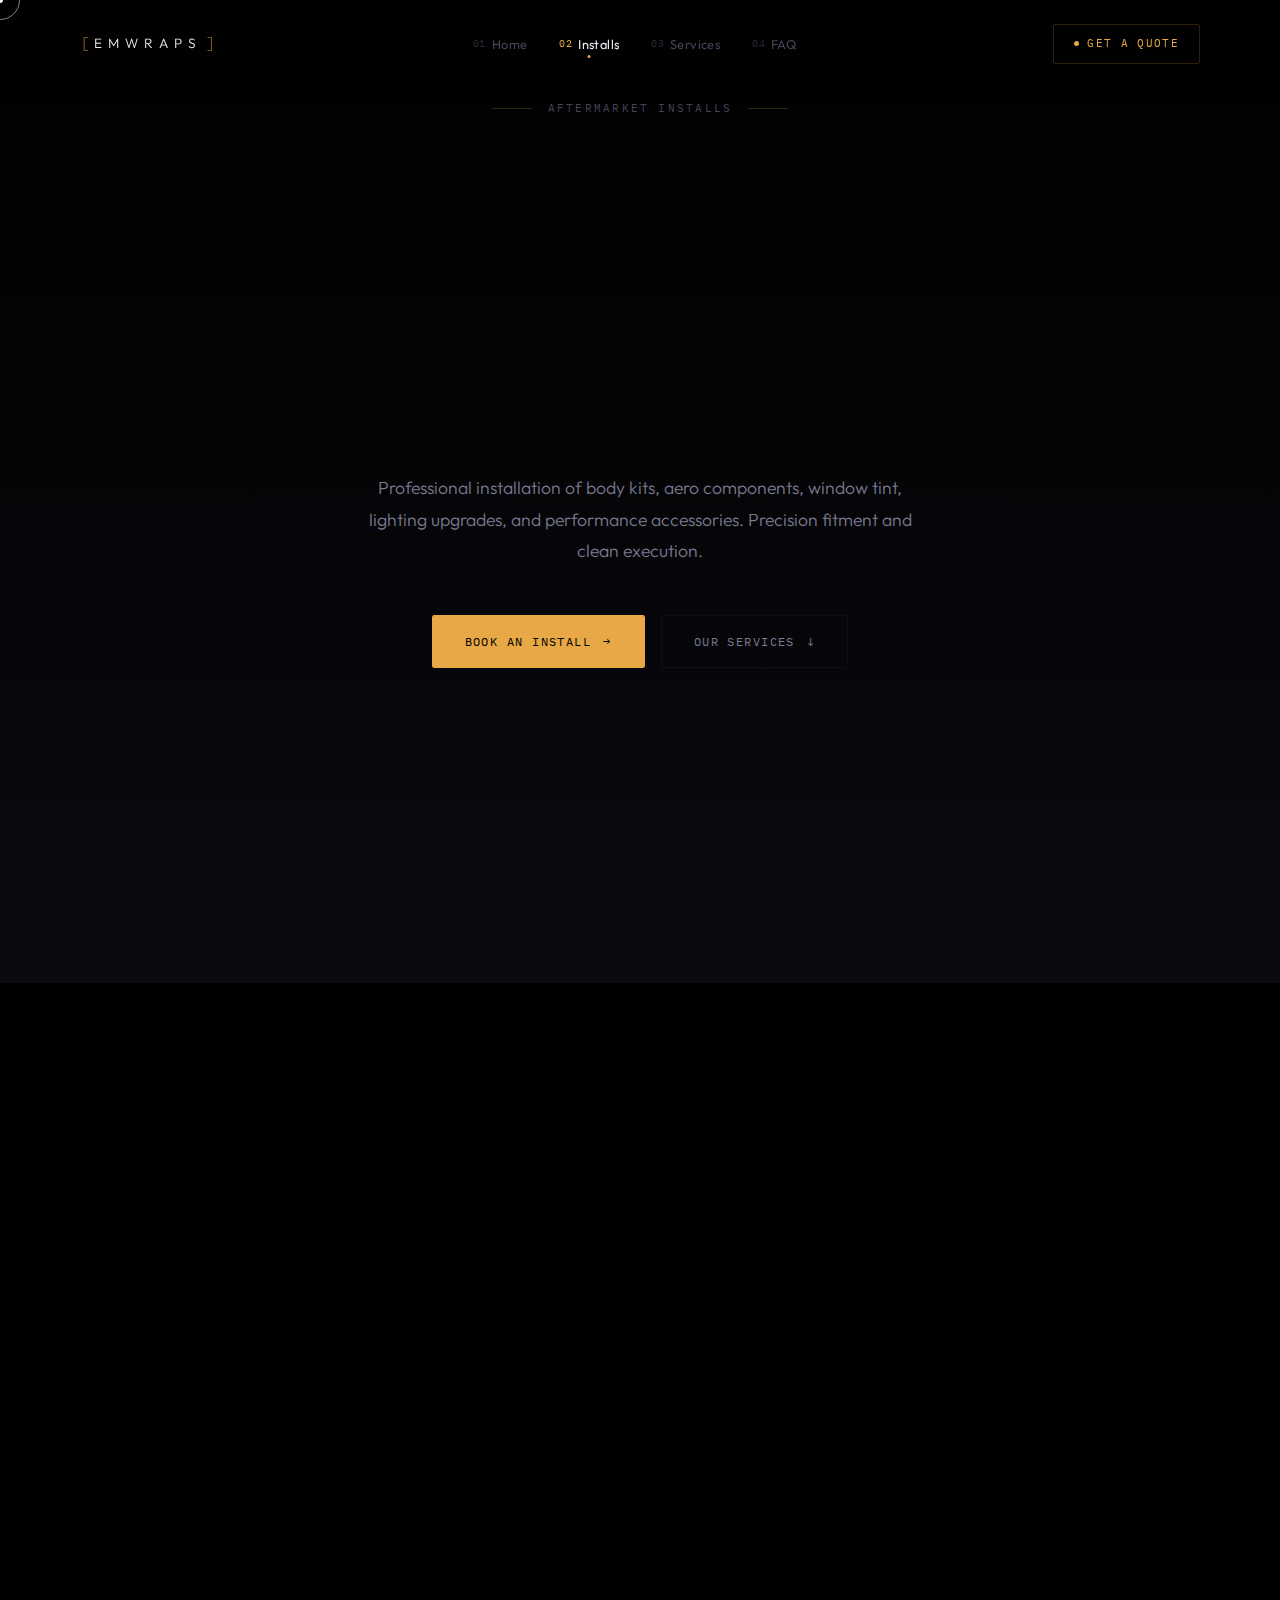
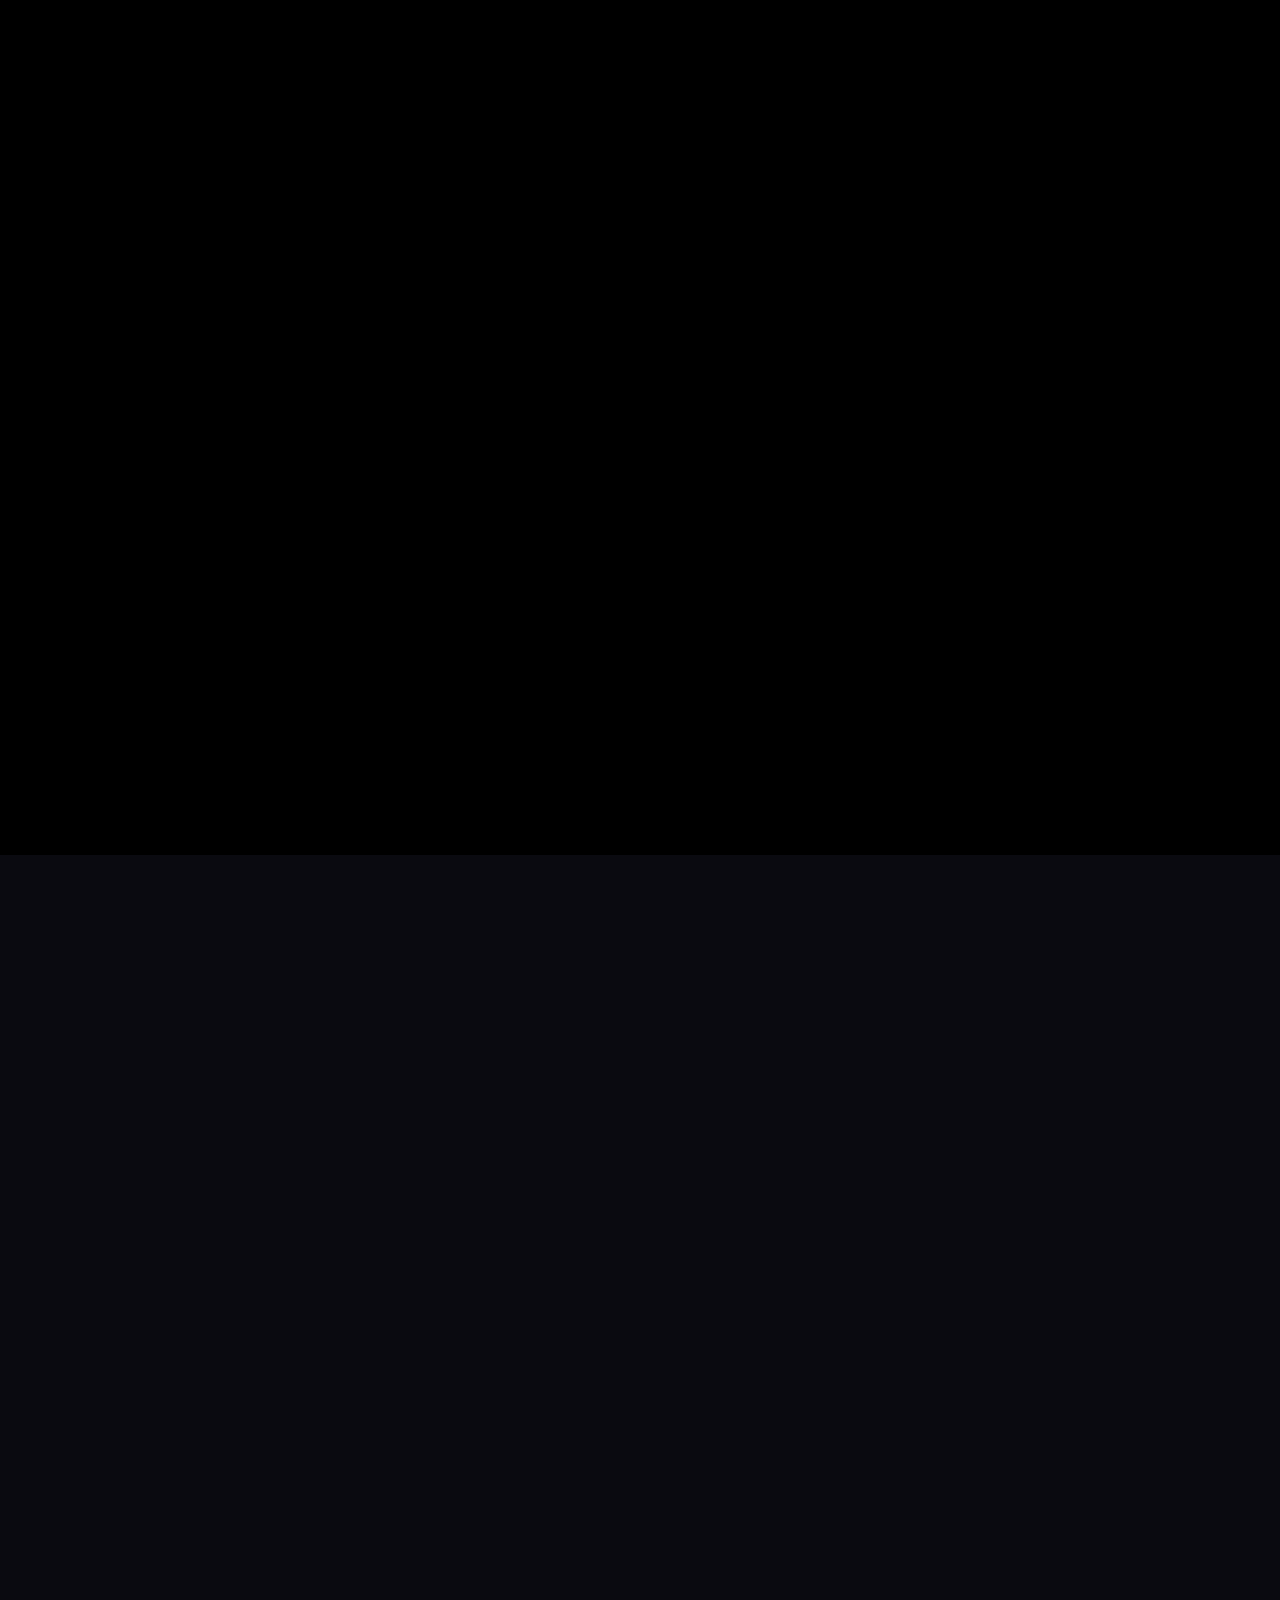
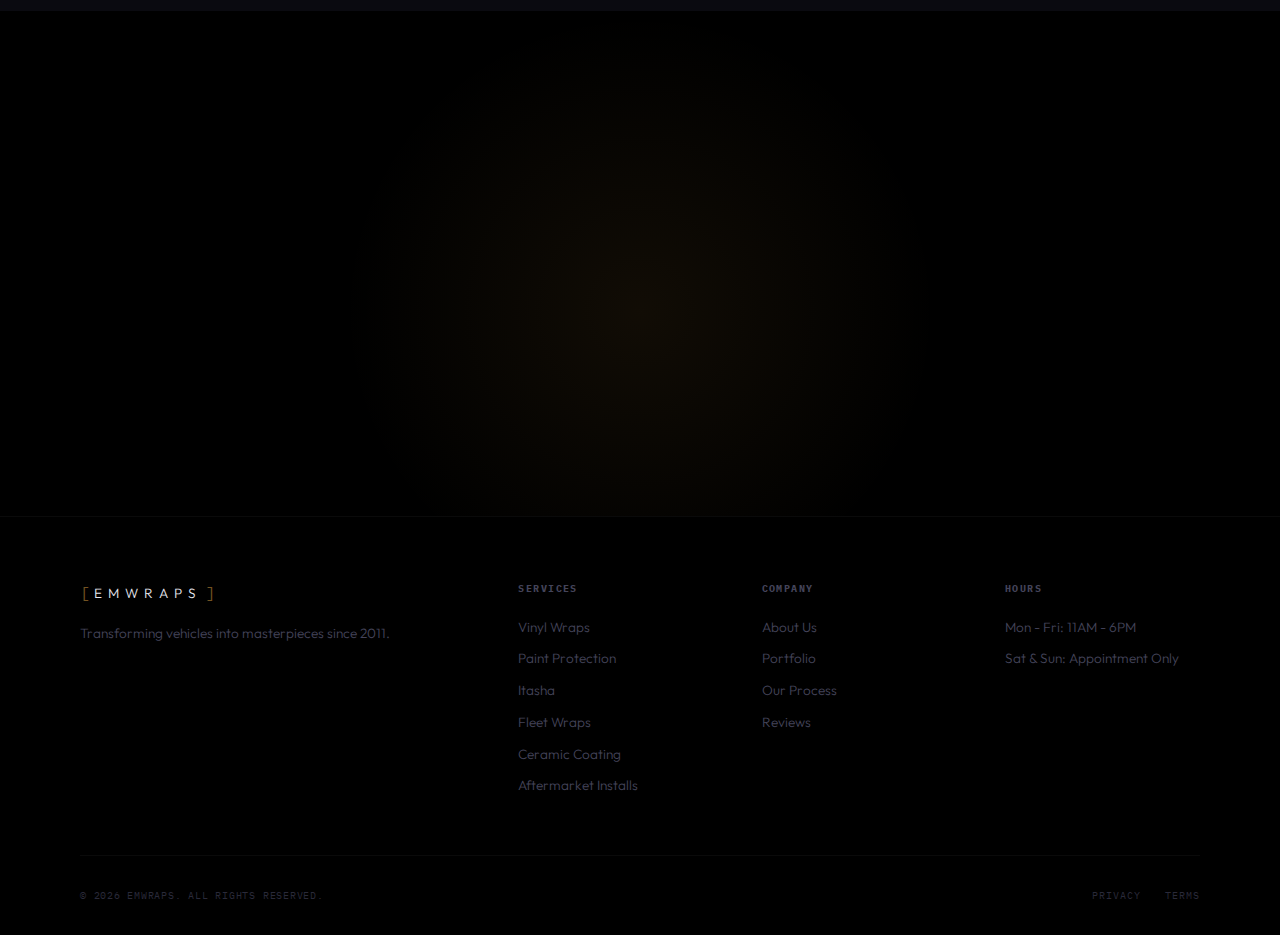
<file: aftermarket.html>
<!DOCTYPE html>
<html lang="en">

<head>
    <meta charset="UTF-8">
    <meta name="viewport" content="width=device-width, initial-scale=1.0">
    <title>Aftermarket Installs — EMWRAPS</title>
    <meta name="description"
        content="EMWRAPS offers professional aftermarket installation services including body kits, spoilers, splitters, diffusers, window tint, and custom lighting for performance and luxury vehicles.">
    <meta name="keywords"
        content="aftermarket install, body kit install, spoiler, window tint, car modification, car accessories, EMWRAPS">
    <link rel="preconnect" href="https://fonts.googleapis.com">
    <link rel="preconnect" href="https://fonts.gstatic.com" crossorigin>
    <link
        href="https://fonts.googleapis.com/css2?family=Space+Mono:wght@400;700&family=Outfit:wght@200;300;400;500;600;700;800;900&family=IBM+Plex+Mono:wght@300;400;500&display=swap"
        rel="stylesheet">
    <link rel="stylesheet" href="styles.css">
    <link rel="stylesheet" href="subpage.css">
</head>

<body>
    <!-- Custom Cursor -->
    <div class="cursor" id="cursor">
        <div class="cursor-dot"></div>
        <div class="cursor-ring"></div>
    </div>

    <div class="noise-overlay"></div>
    <div class="scanline"></div>
    <div class="vignette"></div>

    <!-- Navigation -->
    <nav id="navbar">
        <div class="nav-container">
            <a href="index.html" class="nav-logo">
                <span class="logo-bracket">[</span>
                <span class="logo-text">EMWRAPS</span>
                <span class="logo-bracket">]</span>
            </a>
            <ul class="nav-links">
                <li><a href="index.html" class="nav-link"><span class="nav-index">01</span>Home</a></li>
                <li><a href="#aftermarket-hero" class="nav-link active" data-section="aftermarket-hero"><span
                            class="nav-index">02</span>Installs</a></li>
                <li><a href="#aftermarket-services" class="nav-link" data-section="aftermarket-services"><span
                            class="nav-index">03</span>Services</a></li>
                <li><a href="#aftermarket-faq" class="nav-link" data-section="aftermarket-faq"><span
                            class="nav-index">04</span>FAQ</a></li>
            </ul>
            <a href="index.html#contact" class="nav-cta">
                <span class="cta-dot"></span>
                Get a Quote
            </a>
            <button class="nav-hamburger" id="hamburger" aria-label="Toggle menu">
                <span></span>
                <span></span>
                <span></span>
            </button>
        </div>
    </nav>

    <!-- Mobile Menu -->
    <div class="mobile-menu" id="mobile-menu">
        <ul class="mobile-links">
            <li><a href="index.html" class="mobile-link"><span class="mobile-index">01</span>Home</a></li>
            <li><a href="#aftermarket-hero" class="mobile-link"><span class="mobile-index">02</span>Installs</a></li>
            <li><a href="#aftermarket-services" class="mobile-link"><span class="mobile-index">03</span>Services</a>
            </li>
            <li><a href="#aftermarket-faq" class="mobile-link"><span class="mobile-index">04</span>FAQ</a></li>
        </ul>
    </div>

    <!-- Hero Section -->
    <section id="aftermarket-hero" class="section hero-section"
        style="background: linear-gradient(180deg, var(--bg-void) 0%, var(--bg-secondary) 100%);">
        <div class="hero-content">
            <div class="hero-tag" data-animate="reveal">
                <span class="tag-line"></span>
                <span class="tag-text mono">AFTERMARKET INSTALLS</span>
                <span class="tag-line"></span>
            </div>
            <h1 class="hero-title" data-animate="reveal" data-delay="200">
                <span class="title-line"><span class="title-word" data-animate="word">Built</span></span>
                <span class="title-line"><span class="title-word accent" data-animate="word">Beyond</span></span>
                <span class="title-line"><span class="title-word" data-animate="word">The</span> <span
                        class="title-word accent" data-animate="word">Factory</span></span>
            </h1>
            <p class="hero-subtitle" data-animate="reveal" data-delay="600">
                Professional installation of body kits, aero components, window tint, lighting upgrades,
                and performance accessories. Precision fitment and clean execution.
            </p>
            <div class="hero-actions" data-animate="reveal" data-delay="800">
                <a href="index.html#contact" class="btn btn-primary">
                    <span class="btn-text">Book an Install</span>
                    <span class="btn-arrow">→</span>
                    <span class="btn-bg"></span>
                </a>
                <a href="#aftermarket-services" class="btn btn-ghost">
                    <span class="btn-text">Our Services</span>
                    <span class="btn-arrow">↓</span>
                </a>
            </div>
            <!-- Aftermarket Stats -->
            <div class="hero-telemetry" data-animate="reveal" data-delay="1000">
                <div class="telemetry-item">
                    <span class="tele-label mono">TINT</span>
                    <span class="tele-value" data-count="99">0</span>
                    <span class="tele-suffix">%UV</span>
                </div>
                <div class="telemetry-divider"></div>
                <div class="telemetry-item">
                    <span class="tele-label mono">BODY KITS</span>
                    <span class="tele-value" data-count="200">0</span>
                    <span class="tele-suffix">+</span>
                </div>
                <div class="telemetry-divider"></div>
                <div class="telemetry-item">
                    <span class="tele-label mono">FITMENT</span>
                    <span class="tele-value" data-count="100">0</span>
                    <span class="tele-suffix">%</span>
                </div>
                <div class="telemetry-divider"></div>
                <div class="telemetry-item">
                    <span class="tele-label mono">WARRANTY</span>
                    <span class="tele-value" data-count="5">0</span>
                    <span class="tele-suffix">YR</span>
                </div>
            </div>
        </div>
        <div class="scroll-indicator" data-animate="reveal" data-delay="1200">
            <div class="scroll-line">
                <div class="scroll-dot"></div>
            </div>
            <span class="mono">SCROLL</span>
        </div>
    </section>

    <!-- Services Section -->
    <section id="aftermarket-services" class="section sub-services-section">
        <div class="container">
            <div class="section-header" data-animate="reveal">
                <div class="section-header-top">
                    <span class="section-index mono">02</span>
                    <span class="section-line"></span>
                    <span class="section-tag mono">WHAT WE INSTALL</span>
                </div>
                <h2 class="section-title">Installation <span class="accent">Services</span></h2>
                <p class="section-desc">From subtle upgrades to full aero kits — we handle it all with precision.</p>
            </div>
            <div class="sub-services-grid">
                <div class="sub-service-card" data-animate="reveal" data-delay="0">
                    <div class="card-index mono">01</div>
                    <div class="card-line"></div>
                    <div class="sub-service-icon">
                        <svg width="32" height="32" viewBox="0 0 24 24" fill="none" stroke="currentColor"
                            stroke-width="1.5">
                            <path
                                d="M14.7 6.3a1 1 0 0 0 0 1.4l1.6 1.6a1 1 0 0 0 1.4 0l3.77-3.77a6 6 0 0 1-7.94 7.94l-6.91 6.91a2.12 2.12 0 0 1-3-3l6.91-6.91a6 6 0 0 1 7.94-7.94l-3.76 3.76z" />
                        </svg>
                    </div>
                    <h3 class="sub-service-title">Body Kits & Aero</h3>
                    <p class="sub-service-desc">Full widebody kits, bumpers, fender flares, and aerodynamic components.
                        Test-fitted and installed with OEM-level precision.</p>
                    <ul class="sub-service-features">
                        <li>Widebody kits</li>
                        <li>Front splitters & diffusers</li>
                        <li>Side skirts & canards</li>
                    </ul>
                </div>
                <div class="sub-service-card" data-animate="reveal" data-delay="100">
                    <div class="card-index mono">02</div>
                    <div class="card-line"></div>
                    <div class="sub-service-icon">
                        <svg width="32" height="32" viewBox="0 0 24 24" fill="none" stroke="currentColor"
                            stroke-width="1.5">
                            <circle cx="12" cy="12" r="5" />
                            <line x1="12" y1="1" x2="12" y2="3" />
                            <line x1="12" y1="21" x2="12" y2="23" />
                            <line x1="4.22" y1="4.22" x2="5.64" y2="5.64" />
                            <line x1="18.36" y1="18.36" x2="19.78" y2="19.78" />
                            <line x1="1" y1="12" x2="3" y2="12" />
                            <line x1="21" y1="12" x2="23" y2="12" />
                            <line x1="4.22" y1="19.78" x2="5.64" y2="18.36" />
                            <line x1="18.36" y1="5.64" x2="19.78" y2="4.22" />
                        </svg>
                    </div>
                    <h3 class="sub-service-title">Window Tint</h3>
                    <p class="sub-service-desc">Premium ceramic window tint for heat rejection, UV protection, and
                        privacy. Computer-cut for precise fitment on every vehicle.</p>
                    <ul class="sub-service-features">
                        <li>Ceramic IR technology</li>
                        <li>99% UV block</li>
                        <li>Lifetime warranty</li>
                    </ul>
                </div>
                <div class="sub-service-card" data-animate="reveal" data-delay="200">
                    <div class="card-index mono">03</div>
                    <div class="card-line"></div>
                    <div class="sub-service-icon">
                        <svg width="32" height="32" viewBox="0 0 24 24" fill="none" stroke="currentColor"
                            stroke-width="1.5">
                            <polygon points="13 2 3 14 12 14 11 22 21 10 12 10 13 2" />
                        </svg>
                    </div>
                    <h3 class="sub-service-title">Lighting</h3>
                    <p class="sub-service-desc">Custom LED retrofits, underglow, DRL upgrades, and accent lighting.
                        Clean wiring, professional integration, and no hacked panels.</p>
                    <ul class="sub-service-features">
                        <li>LED retrofits</li>
                        <li>Underglow kits</li>
                        <li>Interior ambient lighting</li>
                    </ul>
                </div>
                <div class="sub-service-card" data-animate="reveal" data-delay="300">
                    <div class="card-index mono">04</div>
                    <div class="card-line"></div>
                    <div class="sub-service-icon">
                        <svg width="32" height="32" viewBox="0 0 24 24" fill="none" stroke="currentColor"
                            stroke-width="1.5">
                            <path
                                d="M12 2v4M12 18v4M4.93 4.93l2.83 2.83M16.24 16.24l2.83 2.83M2 12h4M18 12h4M4.93 19.07l2.83-2.83M16.24 7.76l2.83-2.83" />
                        </svg>
                    </div>
                    <h3 class="sub-service-title">Spoilers & Wings</h3>
                    <p class="sub-service-desc">From subtle lip spoilers to full GT wings, professionally mounted
                        with proper hardware and alignment for both form and function.</p>
                    <ul class="sub-service-features">
                        <li>Trunk lip spoilers</li>
                        <li>GT wings & stands</li>
                        <li>Roof spoilers</li>
                    </ul>
                </div>
            </div>
        </div>
    </section>

    <!-- FAQ Section -->
    <section id="aftermarket-faq" class="section sub-faq-section">
        <div class="container">
            <div class="section-header" data-animate="reveal">
                <div class="section-header-top">
                    <span class="section-index mono">03</span>
                    <span class="section-line"></span>
                    <span class="section-tag mono">FAQ</span>
                </div>
                <h2 class="section-title">Common <span class="accent">Questions</span></h2>
            </div>
            <div class="sub-faq-list">
                <div class="sub-faq-item" data-animate="reveal" data-delay="0">
                    <button class="sub-faq-question">
                        <span>Can I supply my own parts for installation?</span>
                        <span class="sub-faq-icon mono">+</span>
                    </button>
                    <div class="sub-faq-answer">
                        <p>Yes! We install customer-supplied parts regularly. We recommend consulting with us before
                            purchasing to ensure compatibility and fitment quality. We cannot warranty parts we don't
                            source, but our labor quality is always guaranteed.</p>
                    </div>
                </div>
                <div class="sub-faq-item" data-animate="reveal" data-delay="100">
                    <button class="sub-faq-question">
                        <span>Do you work on all vehicle makes and models?</span>
                        <span class="sub-faq-icon mono">+</span>
                    </button>
                    <div class="sub-faq-answer">
                        <p>We specialize in performance and luxury vehicles, but we work on all makes and models.
                            Whether it's a daily driver or an exotic supercar, our team has the experience to deliver
                            quality installations.</p>
                    </div>
                </div>
                <div class="sub-faq-item" data-animate="reveal" data-delay="200">
                    <button class="sub-faq-question">
                        <span>What window tint percentages do you offer?</span>
                        <span class="sub-faq-icon mono">+</span>
                    </button>
                    <div class="sub-faq-answer">
                        <p>We offer a full range of tint percentages from 5% (limo) to 70% (nearly clear). Our ceramic
                            tint provides excellent heat rejection at any shade. We'll help you choose the right level
                            based on your state's laws and personal preference.</p>
                    </div>
                </div>
                <div class="sub-faq-item" data-animate="reveal" data-delay="300">
                    <button class="sub-faq-question">
                        <span>How long do installations typically take?</span>
                        <span class="sub-faq-icon mono">+</span>
                    </button>
                    <div class="sub-faq-answer">
                        <p>Window tint takes 2–4 hours. Spoiler/wing installs are typically same-day. Full body kit
                            installations can take 2–5 days depending on complexity and any paint/wrap work required.
                        </p>
                    </div>
                </div>
            </div>
        </div>
    </section>

    <!-- CTA Section -->
    <section class="section sub-cta-section">
        <div class="container">
            <div class="sub-cta-content" data-animate="reveal">
                <h2 class="section-title">Ready To <span class="accent">Upgrade?</span></h2>
                <p class="section-desc">Don't trust your build to amateurs. Our team delivers precision fitment and
                    clean execution on every project.</p>
                <div class="sub-cta-actions">
                    <a href="index.html#contact" class="btn btn-primary">
                        <span class="btn-text">Schedule Install</span>
                        <span class="btn-arrow">→</span>
                        <span class="btn-bg"></span>
                    </a>
                    <a href="tel:2063835328" class="btn btn-ghost">
                        <span class="btn-text">(206)-383-5328</span>
                        <span class="btn-arrow">☎</span>
                    </a>
                </div>
            </div>
        </div>
    </section>

    <!-- Footer -->
    <footer class="footer">
        <div class="container">
            <div class="footer-top">
                <div class="footer-brand">
                    <a href="index.html" class="nav-logo">
                        <span class="logo-bracket">[</span>
                        <span class="logo-text">EMWRAPS</span>
                        <span class="logo-bracket">]</span>
                    </a>
                    <p class="footer-tagline">Transforming vehicles into masterpieces since 2011.</p>
                </div>
                <div class="footer-links-group">
                    <h4 class="mono">SERVICES</h4>
                    <ul>
                        <li><a href="vinyl.html">Vinyl Wraps</a></li>
                        <li><a href="ppf.html">Paint Protection</a></li>
                        <li><a href="itasha.html">Itasha</a></li>
                        <li><a href="fleet.html">Fleet Wraps</a></li>
                        <li><a href="ceramic.html">Ceramic Coating</a></li>
                        <li><a href="aftermarket.html">Aftermarket Installs</a></li>
                    </ul>
                </div>
                <div class="footer-links-group">
                    <h4 class="mono">COMPANY</h4>
                    <ul>
                        <li><a href="index.html">About Us</a></li>
                        <li><a href="index.html#gallery">Portfolio</a></li>
                        <li><a href="index.html#process">Our Process</a></li>
                        <li><a href="index.html#testimonials">Reviews</a></li>
                    </ul>
                </div>
                <div class="footer-links-group">
                    <h4 class="mono">HOURS</h4>
                    <ul>
                        <li>Mon - Fri: 11AM - 6PM</li>
                        <li>Sat & Sun: Appointment Only</li>
                    </ul>
                </div>
            </div>
            <div class="footer-bottom">
                <p class="mono">&copy; 2026 EMWRAPS. ALL RIGHTS RESERVED.</p>
                <div class="footer-bottom-links">
                    <a href="#" class="mono">PRIVACY</a>
                    <a href="#" class="mono">TERMS</a>
                </div>
            </div>
        </div>
    </footer>

    <script src="subpage.js"></script>
</body>

</html>
</file>
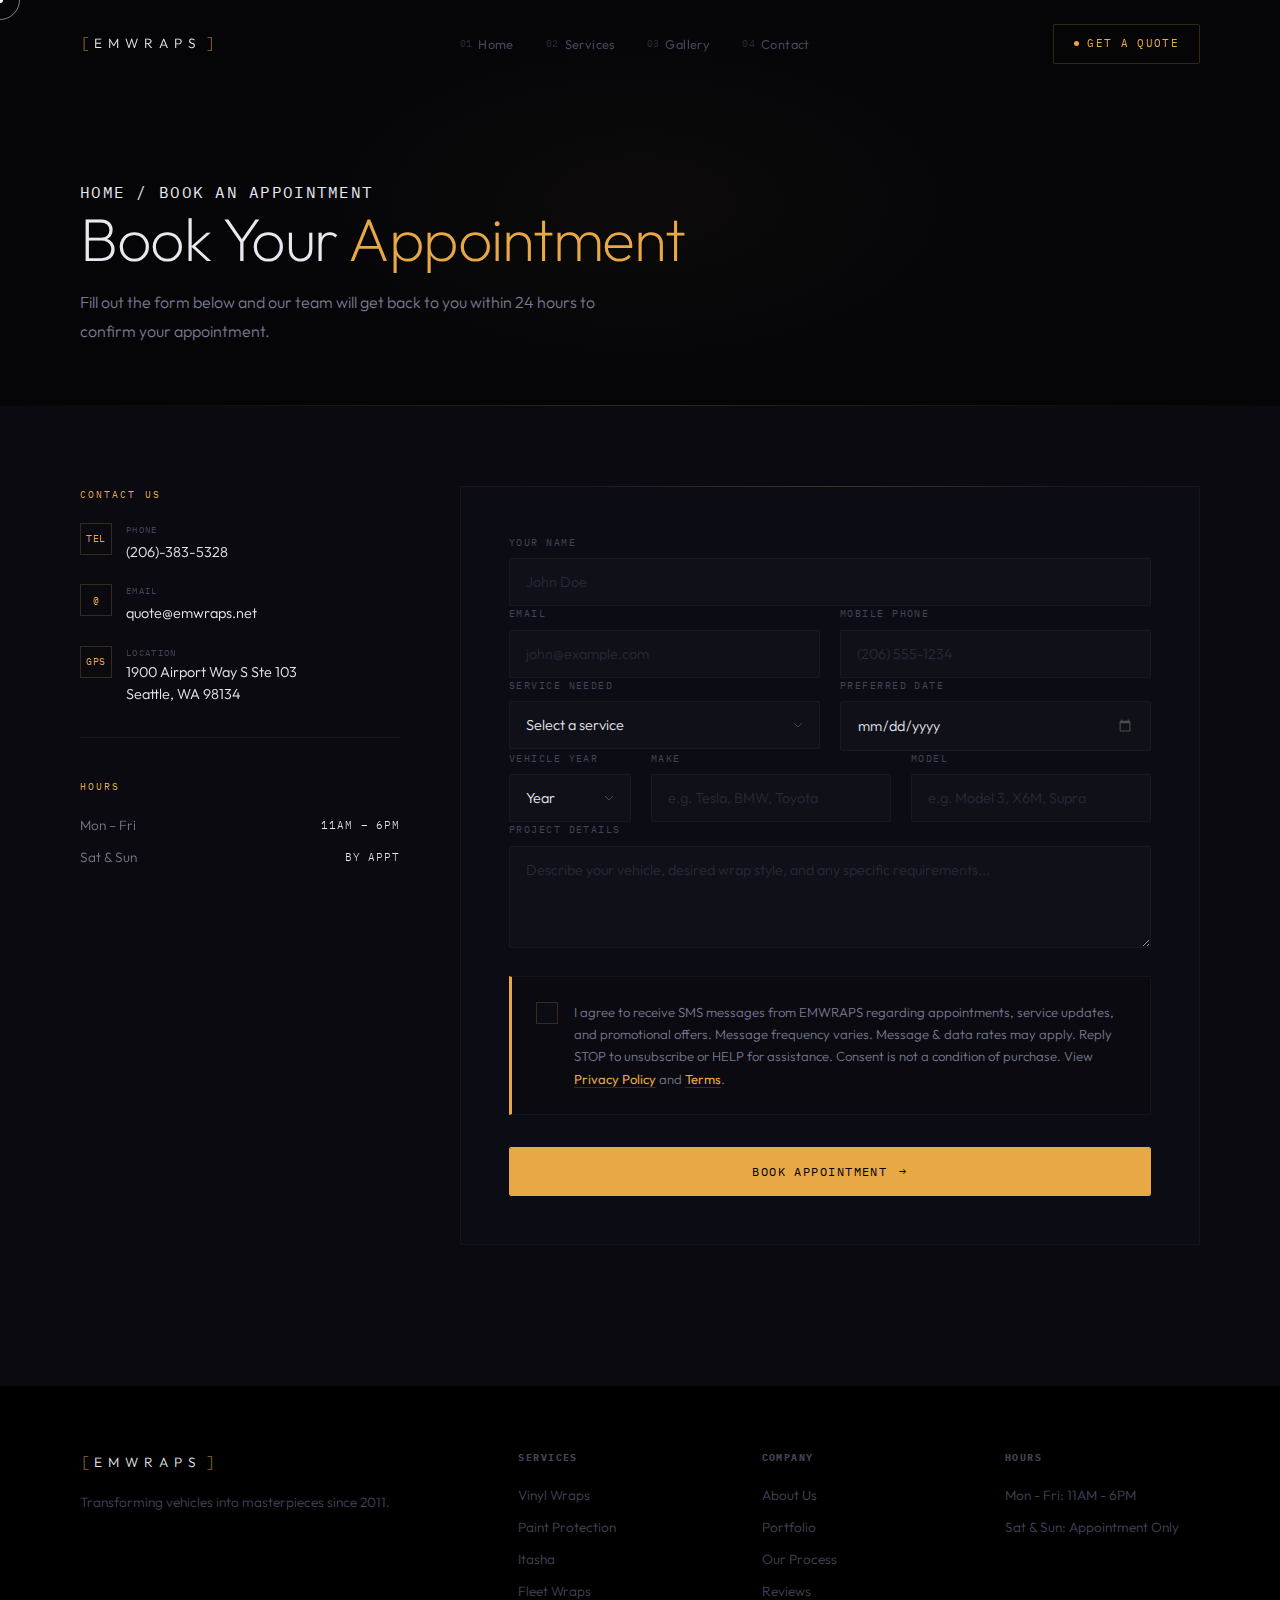
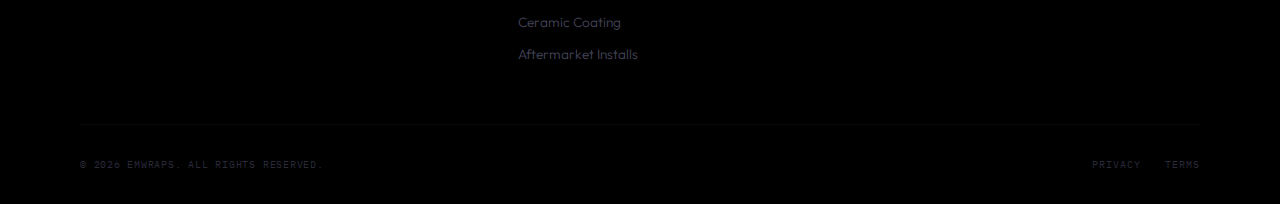
<file: booking.html>
<!DOCTYPE html>
<html lang="en">

<head>
    <meta charset="UTF-8">
    <meta name="viewport" content="width=device-width, initial-scale=1.0">
    <title>Book an Appointment — EMWRAPS | Vehicle Wrap Shop Seattle</title>
    <meta name="description"
        content="Book your vehicle wrap, PPF, ceramic coating, or customization service with EMWRAPS Seattle. Schedule online and get a free quote. 1900 Airport Way S, Seattle WA. (206) 383-5328.">
    <meta name="robots" content="index, follow">
    <meta name="author" content="EMWRAPS">
    <link rel="canonical" href="https://emwraps.net/booking/">

    <!-- Favicon -->
    <link rel="icon" type="image/png" href="img/logo/icon.png">
    <link rel="apple-touch-icon" href="img/logo/icon.png">

    <!-- Open Graph -->
    <meta property="og:type" content="website">
    <meta property="og:title" content="Book an Appointment — EMWRAPS">
    <meta property="og:description"
        content="Schedule your vehicle wrap, PPF, or customization service with EMWRAPS Seattle. Get a free quote today.">
    <meta property="og:image" content="https://emwraps.net/img/logo/emw_logo_full.png">
    <meta property="og:url" content="https://emwraps.net/booking/">
    <meta property="og:site_name" content="EMWRAPS">
    <meta property="og:locale" content="en_US">

    <!-- Fonts -->
    <link rel="preconnect" href="https://fonts.googleapis.com">
    <link rel="preconnect" href="https://fonts.gstatic.com" crossorigin>
    <link
        href="https://fonts.googleapis.com/css2?family=Space+Mono:wght@400;700&family=Outfit:wght@200;300;400;500;600;700;800;900&family=IBM+Plex+Mono:wght@300;400;500&display=swap"
        rel="stylesheet">
    <link rel="stylesheet" href="styles.css">
    <link rel="stylesheet" href="booking.css">
    <link rel="sitemap" type="application/xml" title="Sitemap" href="/sitemap.xml">

    <!-- Breadcrumb Structured Data -->
    <script type="application/ld+json">
    {
        "@context": "https://schema.org",
        "@type": "BreadcrumbList",
        "itemListElement": [
            {
                "@type": "ListItem",
                "position": 1,
                "name": "Home",
                "item": "https://emwraps.net/"
            },
            {
                "@type": "ListItem",
                "position": 2,
                "name": "Book an Appointment",
                "item": "https://emwraps.net/booking/"
            }
        ]
    }
    </script>
</head>

<body>
    <!-- Custom Cursor -->
    <div class="cursor" id="cursor">
        <div class="cursor-dot"></div>
        <div class="cursor-ring"></div>
    </div>

    <!-- Noise Overlay -->
    <div class="noise-overlay"></div>

    <!-- Scanline -->
    <div class="scanline"></div>

    <!-- Vignette -->
    <div class="vignette"></div>

    <!-- Navigation -->
    <nav id="navbar">
        <div class="nav-container">
            <a href="index.html" class="nav-logo">
                <span class="logo-bracket">[</span>
                <span class="logo-text">EMWRAPS</span>
                <span class="logo-bracket">]</span>
            </a>
            <ul class="nav-links">
                <li><a href="index.html" class="nav-link"><span class="nav-index">01</span>Home</a></li>
                <li><a href="index.html#services" class="nav-link"><span class="nav-index">02</span>Services</a></li>
                <li><a href="index.html#gallery" class="nav-link"><span class="nav-index">03</span>Gallery</a></li>
                <li><a href="index.html#contact" class="nav-link"><span class="nav-index">04</span>Contact</a></li>
            </ul>
            <a href="index.html#contact" class="nav-cta">
                <span class="cta-dot"></span>
                Get a Quote
            </a>
            <button class="nav-hamburger" id="hamburger" aria-label="Toggle menu">
                <span></span>
                <span></span>
                <span></span>
            </button>
        </div>
    </nav>

    <!-- Mobile Menu -->
    <div class="mobile-menu" id="mobile-menu">
        <ul class="mobile-links">
            <li><a href="index.html" class="mobile-link"><span class="mobile-index">01</span>Home</a></li>
            <li><a href="index.html#services" class="mobile-link"><span class="mobile-index">02</span>Services</a></li>
            <li><a href="index.html#gallery" class="mobile-link"><span class="mobile-index">03</span>Gallery</a></li>
            <li><a href="index.html#contact" class="mobile-link"><span class="mobile-index">04</span>Contact</a></li>
        </ul>
    </div>

    <!-- Booking Hero -->
    <section class="section booking-hero-section">
        <div class="container">
            <div class="booking-hero-content" data-animate="reveal">
                <div class="legal-breadcrumb mono">
                    <a href="index.html">Home</a>
                    <span class="legal-breadcrumb-sep">/</span>
                    <span>Book an Appointment</span>
                </div>
                <h1 class="booking-hero-title">Book Your <span class="accent">Appointment</span></h1>
                <p class="booking-hero-desc">Fill out the form below and our team will get back to you within 24 hours
                    to confirm your appointment.</p>
            </div>
        </div>
    </section>

    <!-- Booking Form Section -->
    <section class="section booking-form-section">
        <div class="container">
            <div class="booking-layout">
                <!-- Contact Info Sidebar -->
                <div class="booking-sidebar" data-animate="reveal">
                    <div class="booking-sidebar-block">
                        <div class="booking-sidebar-label mono">CONTACT US</div>
                        <div class="booking-sidebar-items">
                            <div class="booking-sidebar-item">
                                <span class="booking-sidebar-icon mono">TEL</span>
                                <div>
                                    <div class="booking-sidebar-sublabel mono">PHONE</div>
                                    <a href="tel:2063835328" class="booking-sidebar-value">(206)-383-5328</a>
                                </div>
                            </div>
                            <div class="booking-sidebar-item">
                                <span class="booking-sidebar-icon mono">@</span>
                                <div>
                                    <div class="booking-sidebar-sublabel mono">EMAIL</div>
                                    <a href="mailto:quote@emwraps.net"
                                        class="booking-sidebar-value">quote@emwraps.net</a>
                                </div>
                            </div>
                            <div class="booking-sidebar-item">
                                <span class="booking-sidebar-icon mono">GPS</span>
                                <div>
                                    <div class="booking-sidebar-sublabel mono">LOCATION</div>
                                    <div class="booking-sidebar-value">1900 Airport Way S Ste 103<br>Seattle, WA 98134
                                    </div>
                                </div>
                            </div>
                        </div>
                    </div>
                    <div class="booking-sidebar-block">
                        <div class="booking-sidebar-label mono">HOURS</div>
                        <div class="booking-sidebar-hours">
                            <div class="booking-hour-row">
                                <span>Mon – Fri</span>
                                <span class="mono">11AM – 6PM</span>
                            </div>
                            <div class="booking-hour-row">
                                <span>Sat & Sun</span>
                                <span class="mono">BY APPT</span>
                            </div>
                        </div>
                    </div>
                </div>

                <!-- Booking Form -->
                <div class="booking-form-wrapper" data-animate="reveal" data-delay="200">
                    <form class="booking-form" id="booking-form" novalidate>
                        <div class="form-group">
                            <label for="booking-name" class="mono">YOUR NAME</label>
                            <input type="text" id="booking-name" name="name" placeholder="John Doe" required>
                        </div>
                        <div class="form-row">
                            <div class="form-group">
                                <label for="booking-email" class="mono">EMAIL</label>
                                <input type="email" id="booking-email" name="email" placeholder="john@example.com"
                                    required>
                            </div>
                            <div class="form-group">
                                <label for="booking-phone" class="mono">MOBILE PHONE</label>
                                <input type="tel" id="booking-phone" name="phone" placeholder="(206) 555-1234" required>
                            </div>
                        </div>
                        <div class="form-row">
                            <div class="form-group">
                                <label for="booking-service" class="mono">SERVICE NEEDED</label>
                                <select id="booking-service" name="service" required>
                                    <option value="" disabled selected>Select a service</option>
                                    <option value="vinyl">Vinyl Wraps</option>
                                    <option value="ppf">Paint Protection Film (PPF)</option>
                                    <option value="color-ppf">Color PPF</option>
                                    <option value="ceramic">Ceramic Coating</option>
                                    <option value="tint">Window Tint</option>
                                    <option value="detailing">Detailing</option>
                                    <option value="itasha">Itasha</option>
                                    <option value="fleet">Fleet Wraps</option>
                                    <option value="aftermarket">Aftermarket Installs</option>
                                </select>
                            </div>
                            <div class="form-group">
                                <label for="booking-date" class="mono">PREFERRED DATE</label>
                                <input type="date" id="booking-date" name="preferred_date">
                            </div>
                        </div>
                        <div class="form-row form-row-3">
                            <div class="form-group">
                                <label for="booking-year" class="mono">VEHICLE YEAR</label>
                                <select id="booking-year" name="vehicle_year">
                                    <option value="" disabled selected>Year</option>
                                </select>
                            </div>
                            <div class="form-group">
                                <label for="booking-make" class="mono">MAKE</label>
                                <input type="text" id="booking-make" name="vehicle_make"
                                    placeholder="e.g. Tesla, BMW, Toyota">
                            </div>
                            <div class="form-group">
                                <label for="booking-model" class="mono">MODEL</label>
                                <input type="text" id="booking-model" name="vehicle_model"
                                    placeholder="e.g. Model 3, X6M, Supra">
                            </div>
                        </div>
                        <div class="form-group">
                            <label for="booking-message" class="mono">PROJECT DETAILS</label>
                            <textarea id="booking-message" name="message" rows="4"
                                placeholder="Describe your vehicle, desired wrap style, and any specific requirements..."
                                required></textarea>
                        </div>

                        <!-- SMS Consent Checkbox — A2P 10DLC Required -->
                        <div class="sms-consent-block" id="sms-consent-block">
                            <label class="sms-consent-label" for="sms-consent">
                                <input type="checkbox" id="sms-consent" name="sms_consent" required>
                                <span class="sms-checkmark"></span>
                                <span class="sms-consent-text">
                                    I agree to receive SMS messages from EMWRAPS regarding appointments, service
                                    updates,
                                    and promotional offers. Message frequency varies. Message &amp; data rates may
                                    apply.
                                    Reply STOP to unsubscribe or HELP for assistance. Consent is not a condition of
                                    purchase. View <a href="privacy.html" class="sms-consent-link"
                                        target="_blank">Privacy
                                        Policy</a> and <a href="terms.html" class="sms-consent-link"
                                        target="_blank">Terms</a>.
                                </span>
                            </label>
                            <div class="sms-consent-error" id="sms-consent-error">
                                Please agree to the SMS consent to continue.
                            </div>
                        </div>

                        <button type="submit" class="btn btn-primary btn-full" id="booking-submit-btn">
                            <span class="btn-text">Book Appointment</span>
                            <span class="btn-arrow">→</span>
                            <span class="btn-bg"></span>
                        </button>
                    </form>
                </div>
            </div>
        </div>
    </section>

    <!-- Footer -->
    <footer class="footer">
        <div class="container">
            <div class="footer-top">
                <div class="footer-brand">
                    <a href="index.html" class="nav-logo">
                        <span class="logo-bracket">[</span>
                        <span class="logo-text">EMWRAPS</span>
                        <span class="logo-bracket">]</span>
                    </a>
                    <p class="footer-tagline">Transforming vehicles into masterpieces since 2011.</p>
                </div>
                <div class="footer-links-group">
                    <h4 class="mono">SERVICES</h4>
                    <ul>
                        <li><a href="vinyl.html">Vinyl Wraps</a></li>
                        <li><a href="ppf.html">Paint Protection</a></li>
                        <li><a href="itasha.html">Itasha</a></li>
                        <li><a href="fleet.html">Fleet Wraps</a></li>
                        <li><a href="ceramic.html">Ceramic Coating</a></li>
                        <li><a href="aftermarket.html">Aftermarket Installs</a></li>
                    </ul>
                </div>
                <div class="footer-links-group">
                    <h4 class="mono">COMPANY</h4>
                    <ul>
                        <li><a href="index.html">About Us</a></li>
                        <li><a href="index.html#gallery">Portfolio</a></li>
                        <li><a href="index.html#process">Our Process</a></li>
                        <li><a href="index.html#testimonials">Reviews</a></li>
                    </ul>
                </div>
                <div class="footer-links-group">
                    <h4 class="mono">HOURS</h4>
                    <ul>
                        <li>Mon - Fri: 11AM - 6PM</li>
                        <li>Sat &amp; Sun: Appointment Only</li>
                    </ul>
                </div>
            </div>
            <div class="footer-bottom">
                <p class="mono">&copy; 2026 EMWRAPS. ALL RIGHTS RESERVED.</p>
                <div class="footer-bottom-links">
                    <a href="privacy.html" class="mono">PRIVACY</a>
                    <a href="terms.html" class="mono">TERMS</a>
                </div>
            </div>
        </div>
    </footer>

    <!-- Scripts -->
    <script src="booking.js"></script>
</body>

</html>
</file>
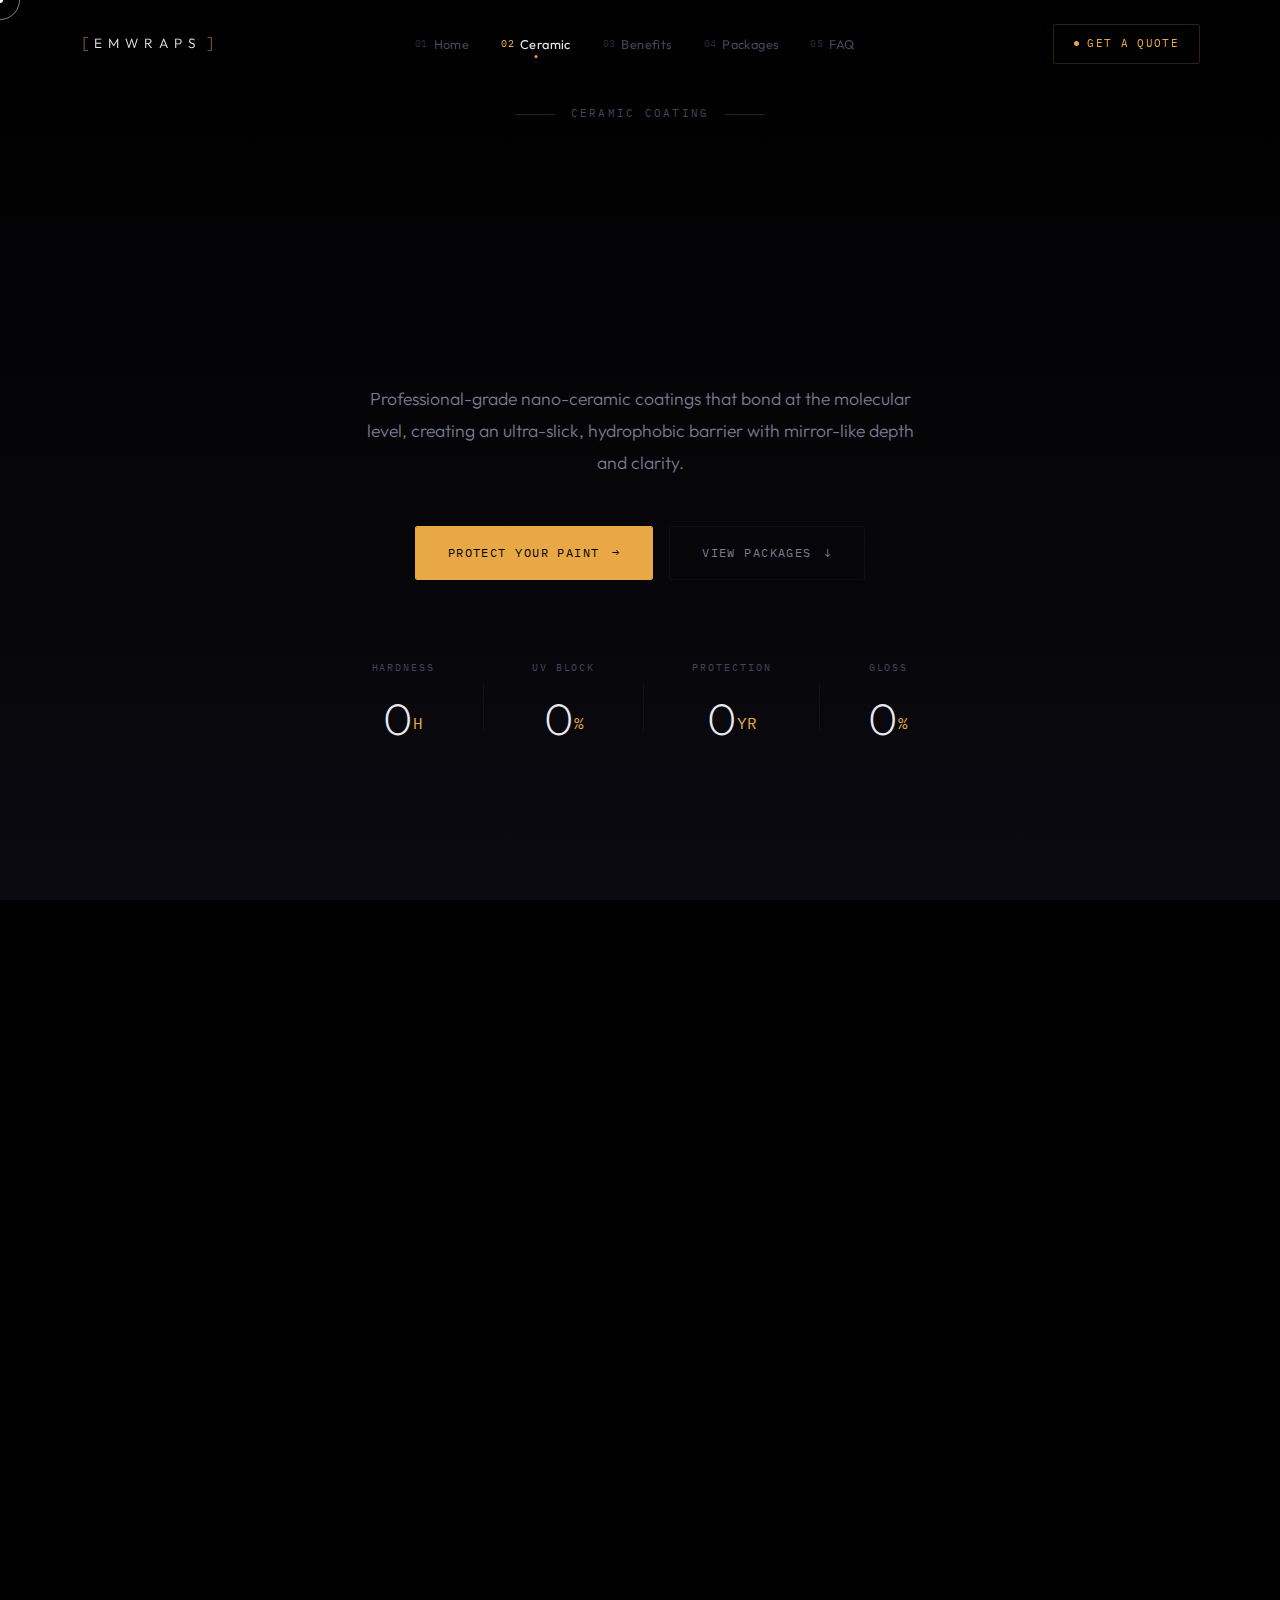
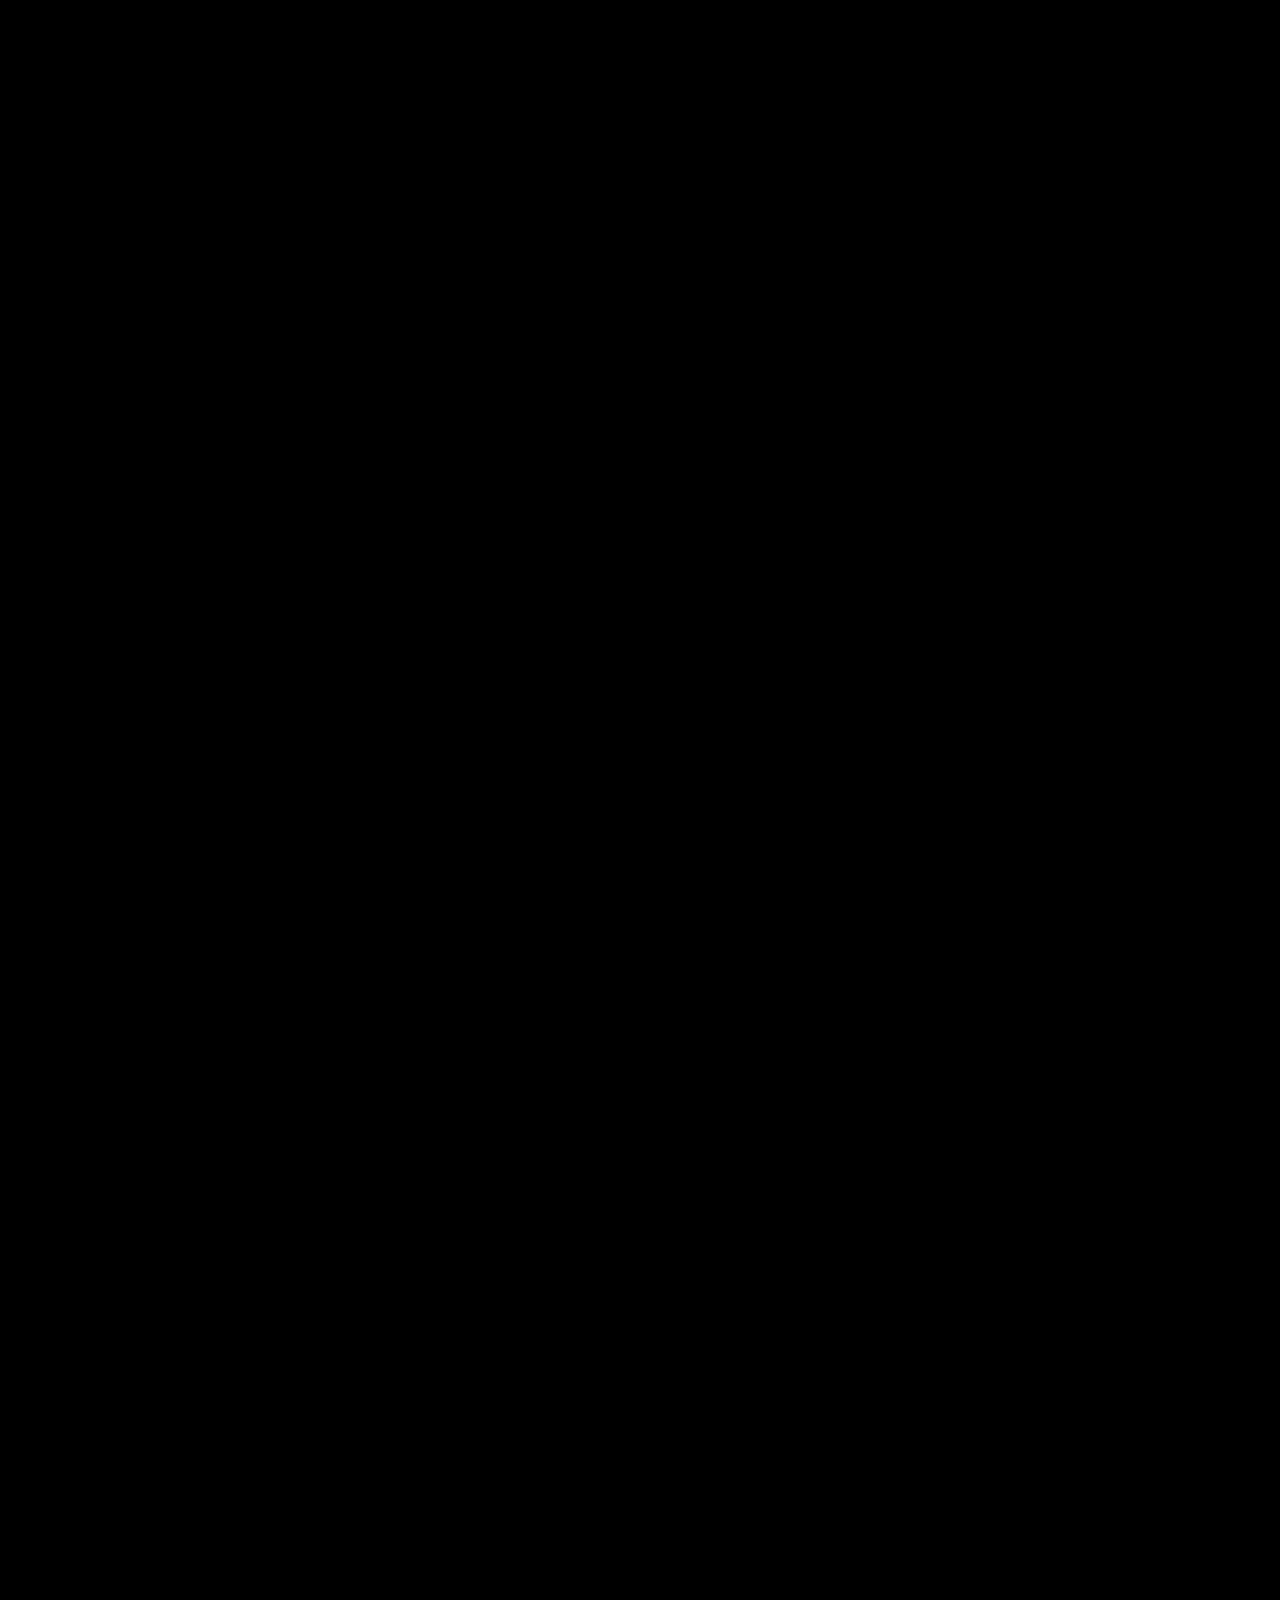
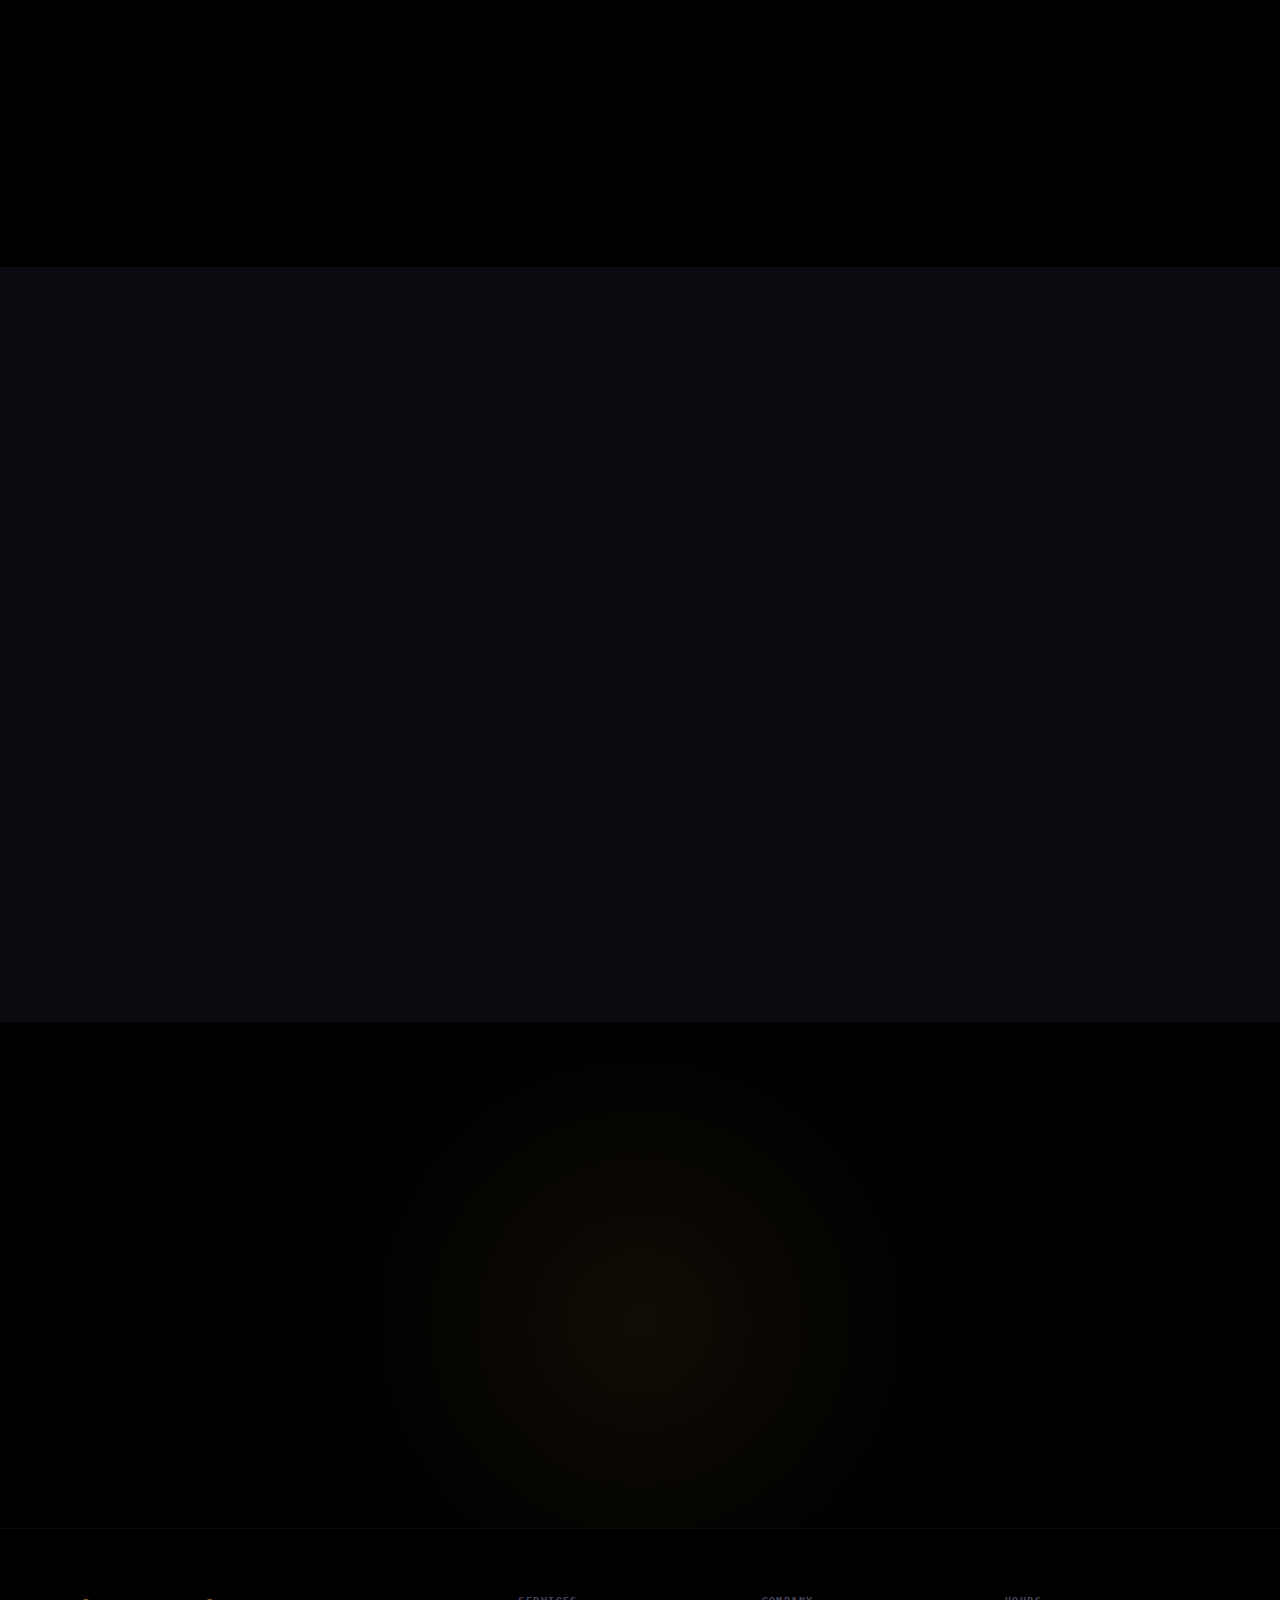
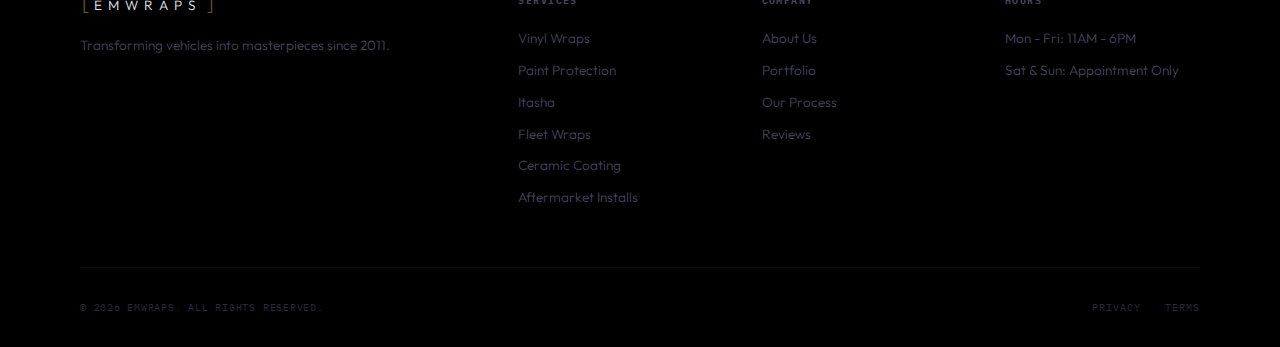
<file: ceramic.html>
<!DOCTYPE html>
<html lang="en">

<head>
    <meta charset="UTF-8">
    <meta name="viewport" content="width=device-width, initial-scale=1.0">
    <title>Ceramic Coating Seattle | Professional Nano-Ceramic Protection — EMWRAPS</title>
    <meta name="description"
        content="Premium ceramic coating services in Seattle by EMWRAPS. Professional-grade nano-ceramic protection for paint, wheels, glass & interior surfaces. Unmatched gloss, hydrophobic performance & long-term durability. (206) 383-5328.">
    <meta name="keywords"
        content="ceramic coating Seattle, nano ceramic coating, paint protection Seattle, hydrophobic coating, car detailing Seattle, gloss coating, ceramic pro, paint correction, car ceramic coating near me, EMWRAPS ceramic">
    <meta name="robots" content="index, follow">
    <meta name="author" content="EMWRAPS">
    <meta name="geo.region" content="US-WA">
    <meta name="geo.placename" content="Seattle">
    <meta name="geo.position" content="47.5808;-122.3264">
    <meta name="ICBM" content="47.5808, -122.3264">
    <link rel="canonical" href="https://emwraps.net/ceramic.html">

    <!-- Favicon -->
    <link rel="icon" type="image/png" href="img/logo/icon.png">
    <link rel="apple-touch-icon" href="img/logo/icon.png">

    <!-- Open Graph -->
    <meta property="og:type" content="website">
    <meta property="og:title" content="Ceramic Coating Seattle — EMWRAPS">
    <meta property="og:description"
        content="Professional nano-ceramic coating for paint, wheels & glass in Seattle. Unmatched gloss & hydrophobic performance. Call (206) 383-5328.">
    <meta property="og:image" content="https://emwraps.net/img/logo/emw_logo_full.png">
    <meta property="og:url" content="https://emwraps.net/ceramic.html">
    <meta property="og:site_name" content="EMWRAPS">
    <meta property="og:locale" content="en_US">

    <!-- Twitter Card -->
    <meta name="twitter:card" content="summary_large_image">
    <meta name="twitter:title" content="Ceramic Coating Seattle — EMWRAPS">
    <meta name="twitter:description" content="Professional nano-ceramic coating for vehicles in Seattle by EMWRAPS.">
    <meta name="twitter:image" content="https://emwraps.net/img/logo/emw_logo_full.png">

    <!-- Fonts -->
    <link rel="preconnect" href="https://fonts.googleapis.com">
    <link rel="preconnect" href="https://fonts.gstatic.com" crossorigin>
    <link
        href="https://fonts.googleapis.com/css2?family=Space+Mono:wght@400;700&family=Outfit:wght@200;300;400;500;600;700;800;900&family=IBM+Plex+Mono:wght@300;400;500&display=swap"
        rel="stylesheet">
    <link rel="stylesheet" href="styles.css">
    <link rel="stylesheet" href="subpage.css">
    <link rel="sitemap" type="application/xml" title="Sitemap" href="/sitemap.xml">

    <!-- Service Structured Data -->
    <script type="application/ld+json">
    {
        "@context": "https://schema.org",
        "@type": "Service",
        "name": "Ceramic Coating",
        "description": "Professional-grade nano-ceramic protection for paint, wheels, glass, and interior surfaces. Provides unmatched gloss, hydrophobic performance, and long-term durability.",
        "provider": {
            "@type": "AutoRepair",
            "name": "EMWRAPS",
            "url": "https://emwraps.net",
            "telephone": "+1-206-383-5328",
            "address": {
                "@type": "PostalAddress",
                "streetAddress": "1900 Airport Way S #103",
                "addressLocality": "Seattle",
                "addressRegion": "WA",
                "postalCode": "98134",
                "addressCountry": "US"
            },
            "geo": {
                "@type": "GeoCoordinates",
                "latitude": 47.5808,
                "longitude": -122.3264
            }
        },
        "areaServed": [
            { "@type": "City", "name": "Seattle" },
            { "@type": "City", "name": "Bellevue" },
            { "@type": "City", "name": "Tacoma" },
            { "@type": "City", "name": "Kirkland" },
            { "@type": "City", "name": "Redmond" },
            { "@type": "State", "name": "Washington" }
        ],
        "serviceType": "Ceramic Coating Application"
    }
    </script>

    <!-- Breadcrumb Structured Data -->
    <script type="application/ld+json">
    {
        "@context": "https://schema.org",
        "@type": "BreadcrumbList",
        "itemListElement": [
            {
                "@type": "ListItem",
                "position": 1,
                "name": "Home",
                "item": "https://emwraps.net/"
            },
            {
                "@type": "ListItem",
                "position": 2,
                "name": "Ceramic Coating",
                "item": "https://emwraps.net/ceramic.html"
            }
        ]
    }
    </script>
</head>

<body>
    <!-- Custom Cursor -->
    <div class="cursor" id="cursor">
        <div class="cursor-dot"></div>
        <div class="cursor-ring"></div>
    </div>

    <div class="noise-overlay"></div>
    <div class="scanline"></div>
    <div class="vignette"></div>

    <!-- Navigation -->
    <nav id="navbar">
        <div class="nav-container">
            <a href="index.html" class="nav-logo">
                <span class="logo-bracket">[</span>
                <span class="logo-text">EMWRAPS</span>
                <span class="logo-bracket">]</span>
            </a>
            <ul class="nav-links">
                <li><a href="index.html" class="nav-link"><span class="nav-index">01</span>Home</a></li>
                <li><a href="#ceramic-hero" class="nav-link active" data-section="ceramic-hero"><span
                            class="nav-index">02</span>Ceramic</a></li>
                <li><a href="#ceramic-benefits" class="nav-link" data-section="ceramic-benefits"><span
                            class="nav-index">03</span>Benefits</a></li>
                <li><a href="#ceramic-packages" class="nav-link" data-section="ceramic-packages"><span
                            class="nav-index">04</span>Packages</a></li>
                <li><a href="#ceramic-faq" class="nav-link" data-section="ceramic-faq"><span
                            class="nav-index">05</span>FAQ</a></li>
            </ul>
            <a href="index.html#contact" class="nav-cta">
                <span class="cta-dot"></span>
                Get a Quote
            </a>
            <button class="nav-hamburger" id="hamburger" aria-label="Toggle menu">
                <span></span>
                <span></span>
                <span></span>
            </button>
        </div>
    </nav>

    <!-- Mobile Menu -->
    <div class="mobile-menu" id="mobile-menu">
        <ul class="mobile-links">
            <li><a href="index.html" class="mobile-link"><span class="mobile-index">01</span>Home</a></li>
            <li><a href="#ceramic-hero" class="mobile-link"><span class="mobile-index">02</span>Ceramic</a></li>
            <li><a href="#ceramic-benefits" class="mobile-link"><span class="mobile-index">03</span>Benefits</a></li>
            <li><a href="#ceramic-packages" class="mobile-link"><span class="mobile-index">04</span>Packages</a></li>
            <li><a href="#ceramic-faq" class="mobile-link"><span class="mobile-index">05</span>FAQ</a></li>
        </ul>
    </div>

    <!-- Hero Section -->
    <section id="ceramic-hero" class="section hero-section"
        style="background: linear-gradient(180deg, var(--bg-void) 0%, var(--bg-secondary) 100%);">
        <div class="hero-content">
            <div class="hero-tag" data-animate="reveal">
                <span class="tag-line"></span>
                <span class="tag-text mono">CERAMIC COATING</span>
                <span class="tag-line"></span>
            </div>
            <h1 class="hero-title" data-animate="reveal" data-delay="200">
                <span class="title-line"><span class="title-word" data-animate="word">Liquid</span></span>
                <span class="title-line"><span class="title-word accent" data-animate="word">Glass</span> <span
                        class="title-word" data-animate="word">Shield</span></span>
            </h1>
            <p class="hero-subtitle" data-animate="reveal" data-delay="600">
                Professional-grade nano-ceramic coatings that bond at the molecular level,
                creating an ultra-slick, hydrophobic barrier with mirror-like depth and clarity.
            </p>
            <div class="hero-actions" data-animate="reveal" data-delay="800">
                <a href="index.html#contact" class="btn btn-primary">
                    <span class="btn-text">Protect Your Paint</span>
                    <span class="btn-arrow">→</span>
                    <span class="btn-bg"></span>
                </a>
                <a href="#ceramic-packages" class="btn btn-ghost">
                    <span class="btn-text">View Packages</span>
                    <span class="btn-arrow">↓</span>
                </a>
            </div>
            <!-- Ceramic Stats -->
            <div class="hero-telemetry" data-animate="reveal" data-delay="1000">
                <div class="telemetry-item">
                    <span class="tele-label mono">HARDNESS</span>
                    <span class="tele-value" data-count="9">0</span>
                    <span class="tele-suffix">H</span>
                </div>
                <div class="telemetry-divider"></div>
                <div class="telemetry-item">
                    <span class="tele-label mono">UV BLOCK</span>
                    <span class="tele-value" data-count="99">0</span>
                    <span class="tele-suffix">%</span>
                </div>
                <div class="telemetry-divider"></div>
                <div class="telemetry-item">
                    <span class="tele-label mono">PROTECTION</span>
                    <span class="tele-value" data-count="7">0</span>
                    <span class="tele-suffix">YR</span>
                </div>
                <div class="telemetry-divider"></div>
                <div class="telemetry-item">
                    <span class="tele-label mono">GLOSS</span>
                    <span class="tele-value" data-count="100">0</span>
                    <span class="tele-suffix">%</span>
                </div>
            </div>
        </div>
        <div class="scroll-indicator" data-animate="reveal" data-delay="1200">
            <div class="scroll-line">
                <div class="scroll-dot"></div>
            </div>
            <span class="mono">SCROLL</span>
        </div>
    </section>

    <!-- Benefits Section -->
    <section id="ceramic-benefits" class="section sub-services-section">
        <div class="container">
            <div class="section-header" data-animate="reveal">
                <div class="section-header-top">
                    <span class="section-index mono">02</span>
                    <span class="section-line"></span>
                    <span class="section-tag mono">WHY CERAMIC</span>
                </div>
                <h2 class="section-title">The <span class="accent">Ultimate</span> Protection</h2>
                <p class="section-desc">Next-gen surface protection that goes beyond traditional wax and sealants.</p>
            </div>
            <div class="sub-services-grid">
                <div class="sub-service-card" data-animate="reveal" data-delay="0">
                    <div class="card-index mono">01</div>
                    <div class="card-line"></div>
                    <div class="sub-service-icon">
                        <svg width="32" height="32" viewBox="0 0 24 24" fill="none" stroke="currentColor"
                            stroke-width="1.5">
                            <path d="M12 22s8-4 8-10V5l-8-3-8 3v7c0 6 8 10 8 10z" />
                        </svg>
                    </div>
                    <h3 class="sub-service-title">9H Hardness</h3>
                    <p class="sub-service-desc">Industry-leading scratch resistance. The ceramic layer creates a
                        sacrificial barrier that absorbs minor abrasions and swirl marks.</p>
                    <ul class="sub-service-features">
                        <li>Scratch resistant surface</li>
                        <li>Chemical & stain protection</li>
                        <li>Bird dropping shield</li>
                    </ul>
                </div>
                <div class="sub-service-card" data-animate="reveal" data-delay="100">
                    <div class="card-index mono">02</div>
                    <div class="card-line"></div>
                    <div class="sub-service-icon">
                        <svg width="32" height="32" viewBox="0 0 24 24" fill="none" stroke="currentColor"
                            stroke-width="1.5">
                            <path d="M12 2.69l5.66 5.66a8 8 0 1 1-11.31 0z" />
                        </svg>
                    </div>
                    <h3 class="sub-service-title">Hydrophobic</h3>
                    <p class="sub-service-desc">Water beads and sheets off effortlessly. Dirt, grime, and
                        contaminants have nowhere to stick, making maintenance a breeze.</p>
                    <ul class="sub-service-features">
                        <li>Self-cleaning effect</li>
                        <li>Easy wash & dry</li>
                        <li>Repels water & mud</li>
                    </ul>
                </div>
                <div class="sub-service-card" data-animate="reveal" data-delay="200">
                    <div class="card-index mono">03</div>
                    <div class="card-line"></div>
                    <div class="sub-service-icon">
                        <svg width="32" height="32" viewBox="0 0 24 24" fill="none" stroke="currentColor"
                            stroke-width="1.5">
                            <circle cx="12" cy="12" r="5" />
                            <line x1="12" y1="1" x2="12" y2="3" />
                            <line x1="12" y1="21" x2="12" y2="23" />
                            <line x1="4.22" y1="4.22" x2="5.64" y2="5.64" />
                            <line x1="18.36" y1="18.36" x2="19.78" y2="19.78" />
                            <line x1="1" y1="12" x2="3" y2="12" />
                            <line x1="21" y1="12" x2="23" y2="12" />
                        </svg>
                    </div>
                    <h3 class="sub-service-title">UV Protection</h3>
                    <p class="sub-service-desc">Block harmful UV rays that cause paint fade and oxidation. Your finish
                        stays vibrant and deep for years, not months.</p>
                    <ul class="sub-service-features">
                        <li>Prevents paint fade</li>
                        <li>Blocks oxidation</li>
                        <li>Preserves clear coat</li>
                    </ul>
                </div>
                <div class="sub-service-card" data-animate="reveal" data-delay="300">
                    <div class="card-index mono">04</div>
                    <div class="card-line"></div>
                    <div class="sub-service-icon">
                        <svg width="32" height="32" viewBox="0 0 24 24" fill="none" stroke="currentColor"
                            stroke-width="1.5">
                            <path d="M12 3v18M3 12h18" />
                            <path d="M5.636 5.636l12.728 12.728M18.364 5.636L5.636 18.364" />
                        </svg>
                    </div>
                    <h3 class="sub-service-title">Mirror Finish</h3>
                    <p class="sub-service-desc">Unmatched depth and gloss that makes your paint look wet 24/7.
                        Colors pop with a candy-like clarity you can't achieve with wax.</p>
                    <ul class="sub-service-features">
                        <li>Wet-look depth</li>
                        <li>Enhanced color clarity</li>
                        <li>Showroom finish always</li>
                    </ul>
                </div>
            </div>
        </div>
    </section>

    <!-- Packages Section -->
    <section id="ceramic-packages" class="section sub-packages-section">
        <div class="container">
            <div class="section-header" data-animate="reveal">
                <div class="section-header-top">
                    <span class="section-index mono">03</span>
                    <span class="section-line"></span>
                    <span class="section-tag mono">PACKAGES</span>
                </div>
                <h2 class="section-title">Coating <span class="accent">Packages</span></h2>
                <p class="section-desc">Every package includes paint decontamination and surface prep.</p>
            </div>
            <div class="sub-packages-grid">
                <div class="sub-package-card" data-animate="reveal" data-delay="0">
                    <div class="sub-package-tier mono">ESSENTIAL</div>
                    <h3 class="sub-package-title">Single Layer</h3>
                    <div class="sub-package-coverage">1 Year Protection</div>
                    <ul class="sub-package-features">
                        <li>Paint decontamination wash</li>
                        <li>Clay bar treatment</li>
                        <li>Single layer ceramic coating</li>
                        <li>24-hour cure time</li>
                        <li>1-year warranty</li>
                    </ul>
                    <a href="index.html#contact" class="btn btn-ghost btn-full">
                        <span class="btn-text">Get Quote</span>
                        <span class="btn-arrow">→</span>
                    </a>
                </div>
                <div class="sub-package-card sub-package-card--featured" data-animate="reveal" data-delay="100">
                    <div class="sub-package-badge mono">MOST POPULAR</div>
                    <div class="sub-package-tier mono">PREMIUM</div>
                    <h3 class="sub-package-title">Multi-Layer</h3>
                    <div class="sub-package-coverage">3–5 Year Protection</div>
                    <ul class="sub-package-features">
                        <li>Full paint correction (stage 2)</li>
                        <li>Multi-layer ceramic coating</li>
                        <li>Wheels & calipers coated</li>
                        <li>Glass coating (windshield)</li>
                        <li>48-hour cure time</li>
                        <li>Up to 5-year warranty</li>
                    </ul>
                    <a href="index.html#contact" class="btn btn-primary btn-full">
                        <span class="btn-text">Get Quote</span>
                        <span class="btn-arrow">→</span>
                        <span class="btn-bg"></span>
                    </a>
                </div>
                <div class="sub-package-card" data-animate="reveal" data-delay="200">
                    <div class="sub-package-tier mono">ULTIMATE</div>
                    <h3 class="sub-package-title">Full Vehicle</h3>
                    <div class="sub-package-coverage">7+ Year Protection</div>
                    <ul class="sub-package-features">
                        <li>Full paint correction (stage 3)</li>
                        <li>4+ layer ceramic coating</li>
                        <li>Wheels, calipers, trim</li>
                        <li>All glass surfaces coated</li>
                        <li>Leather & interior coating</li>
                        <li>72-hour cure time</li>
                        <li>7+ year warranty</li>
                    </ul>
                    <a href="index.html#contact" class="btn btn-ghost btn-full">
                        <span class="btn-text">Get Quote</span>
                        <span class="btn-arrow">→</span>
                    </a>
                </div>
            </div>
        </div>
    </section>

    <!-- FAQ Section -->
    <section id="ceramic-faq" class="section sub-faq-section">
        <div class="container">
            <div class="section-header" data-animate="reveal">
                <div class="section-header-top">
                    <span class="section-index mono">04</span>
                    <span class="section-line"></span>
                    <span class="section-tag mono">FAQ</span>
                </div>
                <h2 class="section-title">Common <span class="accent">Questions</span></h2>
            </div>
            <div class="sub-faq-list">
                <div class="sub-faq-item" data-animate="reveal" data-delay="0">
                    <button class="sub-faq-question">
                        <span>Is ceramic coating better than PPF?</span>
                        <span class="sub-faq-icon mono">+</span>
                    </button>
                    <div class="sub-faq-answer">
                        <p>They serve different purposes. Ceramic coating provides chemical protection, UV resistance,
                            and enhanced gloss but won't prevent rock chips. PPF provides physical impact protection.
                            The best setup is PPF + ceramic coating on top for ultimate protection.</p>
                    </div>
                </div>
                <div class="sub-faq-item" data-animate="reveal" data-delay="100">
                    <button class="sub-faq-question">
                        <span>How long does ceramic coating last?</span>
                        <span class="sub-faq-icon mono">+</span>
                    </button>
                    <div class="sub-faq-answer">
                        <p>Depending on the package and maintenance, our ceramic coatings last 1–7+ years.
                            Multi-layer applications with proper maintenance (hand washing, no automated car washes)
                            can maintain performance for the full warranty period and beyond.</p>
                    </div>
                </div>
                <div class="sub-faq-item" data-animate="reveal" data-delay="200">
                    <button class="sub-faq-question">
                        <span>Can you coat a wrapped vehicle?</span>
                        <span class="sub-faq-icon mono">+</span>
                    </button>
                    <div class="sub-faq-answer">
                        <p>Absolutely. We regularly apply ceramic coatings over vinyl wraps and PPF. It enhances the
                            gloss, adds hydrophobic properties, and extends the life of the wrap by protecting it
                            from UV damage and contaminants.</p>
                    </div>
                </div>
                <div class="sub-faq-item" data-animate="reveal" data-delay="300">
                    <button class="sub-faq-question">
                        <span>Do I need paint correction before coating?</span>
                        <span class="sub-faq-icon mono">+</span>
                    </button>
                    <div class="sub-faq-answer">
                        <p>We strongly recommend it. Ceramic coating locks in whatever is underneath it — including
                            swirls and scratches. Paint correction removes those imperfections first, so the coating
                            amplifies a flawless finish rather than sealing in defects.</p>
                    </div>
                </div>
            </div>
        </div>
    </section>

    <!-- CTA Section -->
    <section class="section sub-cta-section">
        <div class="container">
            <div class="sub-cta-content" data-animate="reveal">
                <h2 class="section-title">Ready To <span class="accent">Protect?</span></h2>
                <p class="section-desc">Professional ceramic coating that makes your vehicle look freshly detailed
                    every single day. Rain, dust, and grime just slide right off.</p>
                <div class="sub-cta-actions">
                    <a href="index.html#contact" class="btn btn-primary">
                        <span class="btn-text">Book Your Coating</span>
                        <span class="btn-arrow">→</span>
                        <span class="btn-bg"></span>
                    </a>
                    <a href="tel:2063835328" class="btn btn-ghost">
                        <span class="btn-text">(206)-383-5328</span>
                        <span class="btn-arrow">☎</span>
                    </a>
                </div>
            </div>
        </div>
    </section>

    <!-- Footer -->
    <footer class="footer">
        <div class="container">
            <div class="footer-top">
                <div class="footer-brand">
                    <a href="index.html" class="nav-logo">
                        <span class="logo-bracket">[</span>
                        <span class="logo-text">EMWRAPS</span>
                        <span class="logo-bracket">]</span>
                    </a>
                    <p class="footer-tagline">Transforming vehicles into masterpieces since 2011.</p>
                </div>
                <div class="footer-links-group">
                    <h4 class="mono">SERVICES</h4>
                    <ul>
                        <li><a href="vinyl.html">Vinyl Wraps</a></li>
                        <li><a href="ppf.html">Paint Protection</a></li>
                        <li><a href="itasha.html">Itasha</a></li>
                        <li><a href="fleet.html">Fleet Wraps</a></li>
                        <li><a href="ceramic.html">Ceramic Coating</a></li>
                        <li><a href="aftermarket.html">Aftermarket Installs</a></li>
                    </ul>
                </div>
                <div class="footer-links-group">
                    <h4 class="mono">COMPANY</h4>
                    <ul>
                        <li><a href="index.html">About Us</a></li>
                        <li><a href="index.html#gallery">Portfolio</a></li>
                        <li><a href="index.html#process">Our Process</a></li>
                        <li><a href="index.html#testimonials">Reviews</a></li>
                    </ul>
                </div>
                <div class="footer-links-group">
                    <h4 class="mono">HOURS</h4>
                    <ul>
                        <li>Mon - Fri: 11AM - 6PM</li>
                        <li>Sat & Sun: Appointment Only</li>
                    </ul>
                </div>
            </div>
            <div class="footer-bottom">
                <p class="mono">&copy; 2026 EMWRAPS. ALL RIGHTS RESERVED.</p>
                <div class="footer-bottom-links">
                    <a href="#" class="mono">PRIVACY</a>
                    <a href="#" class="mono">TERMS</a>
                </div>
            </div>
        </div>
    </footer>

    <script src="subpage.js"></script>
</body>

</html>
</file>
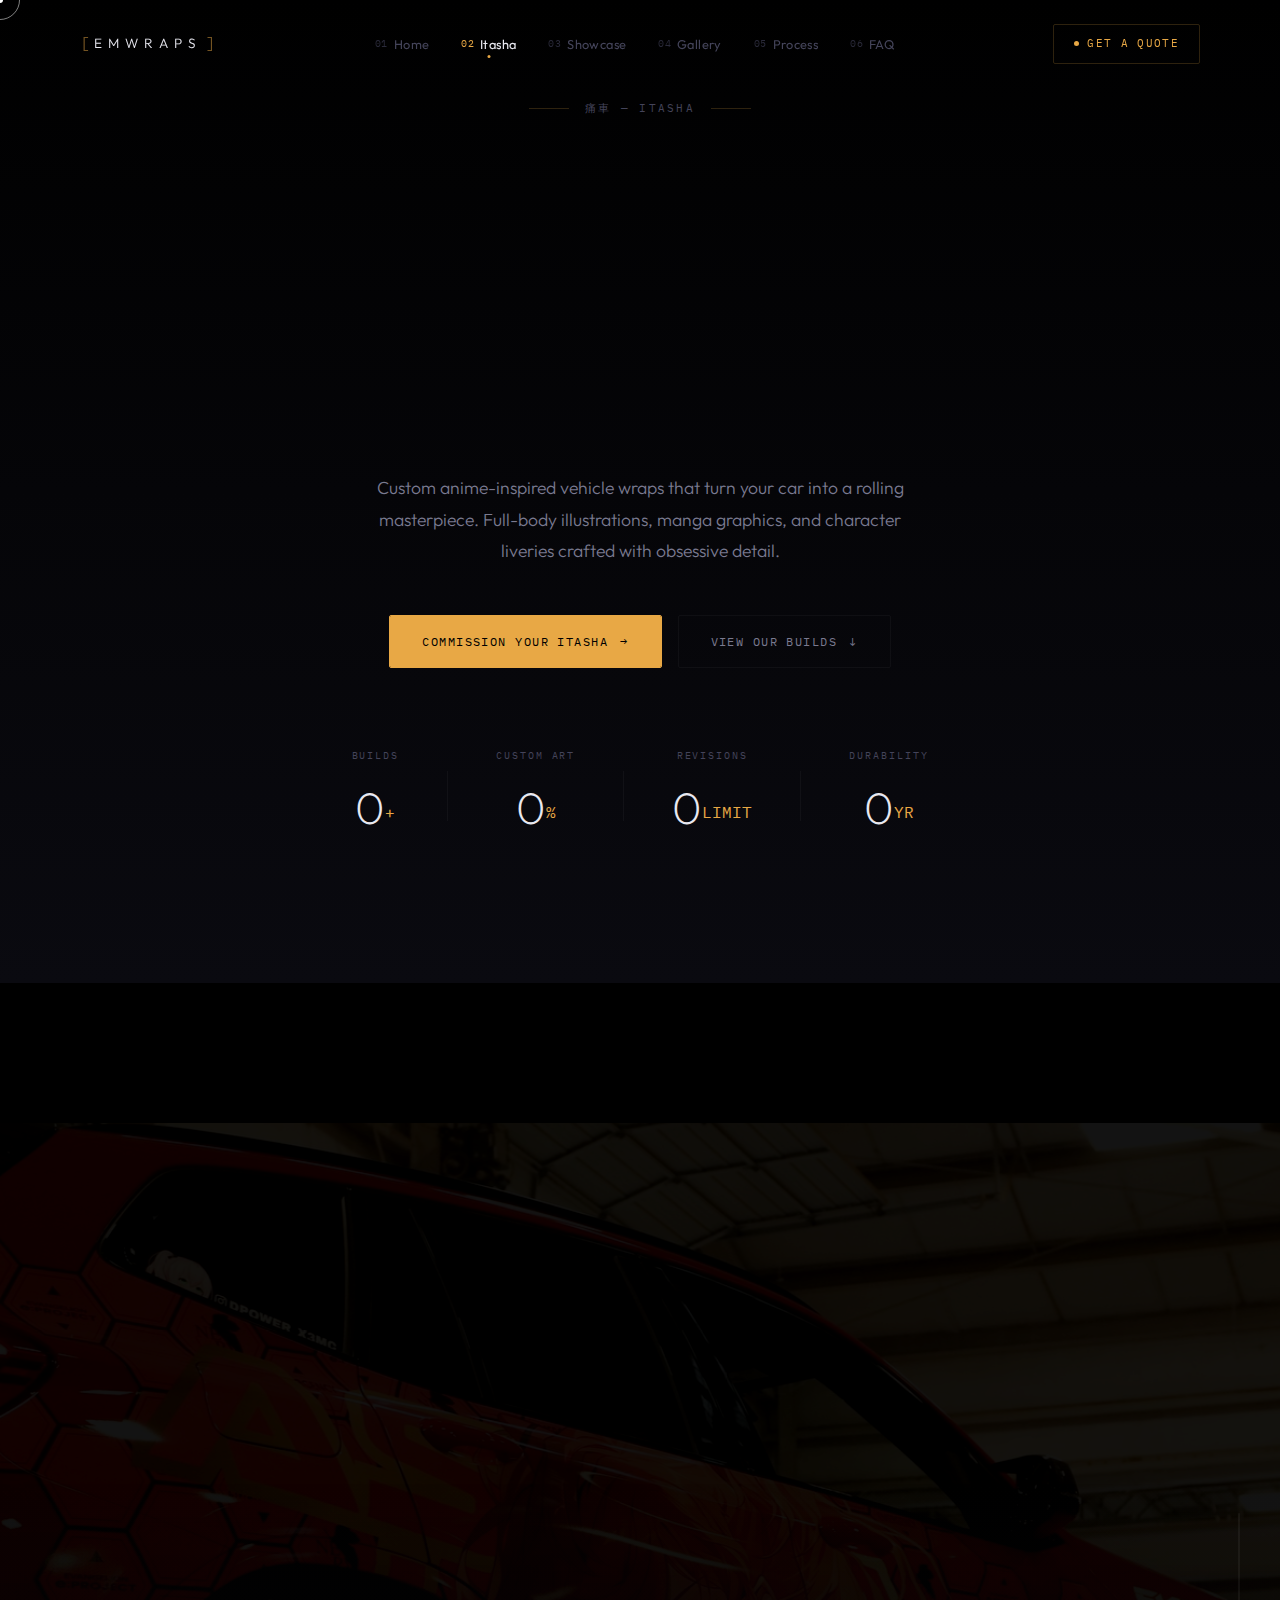
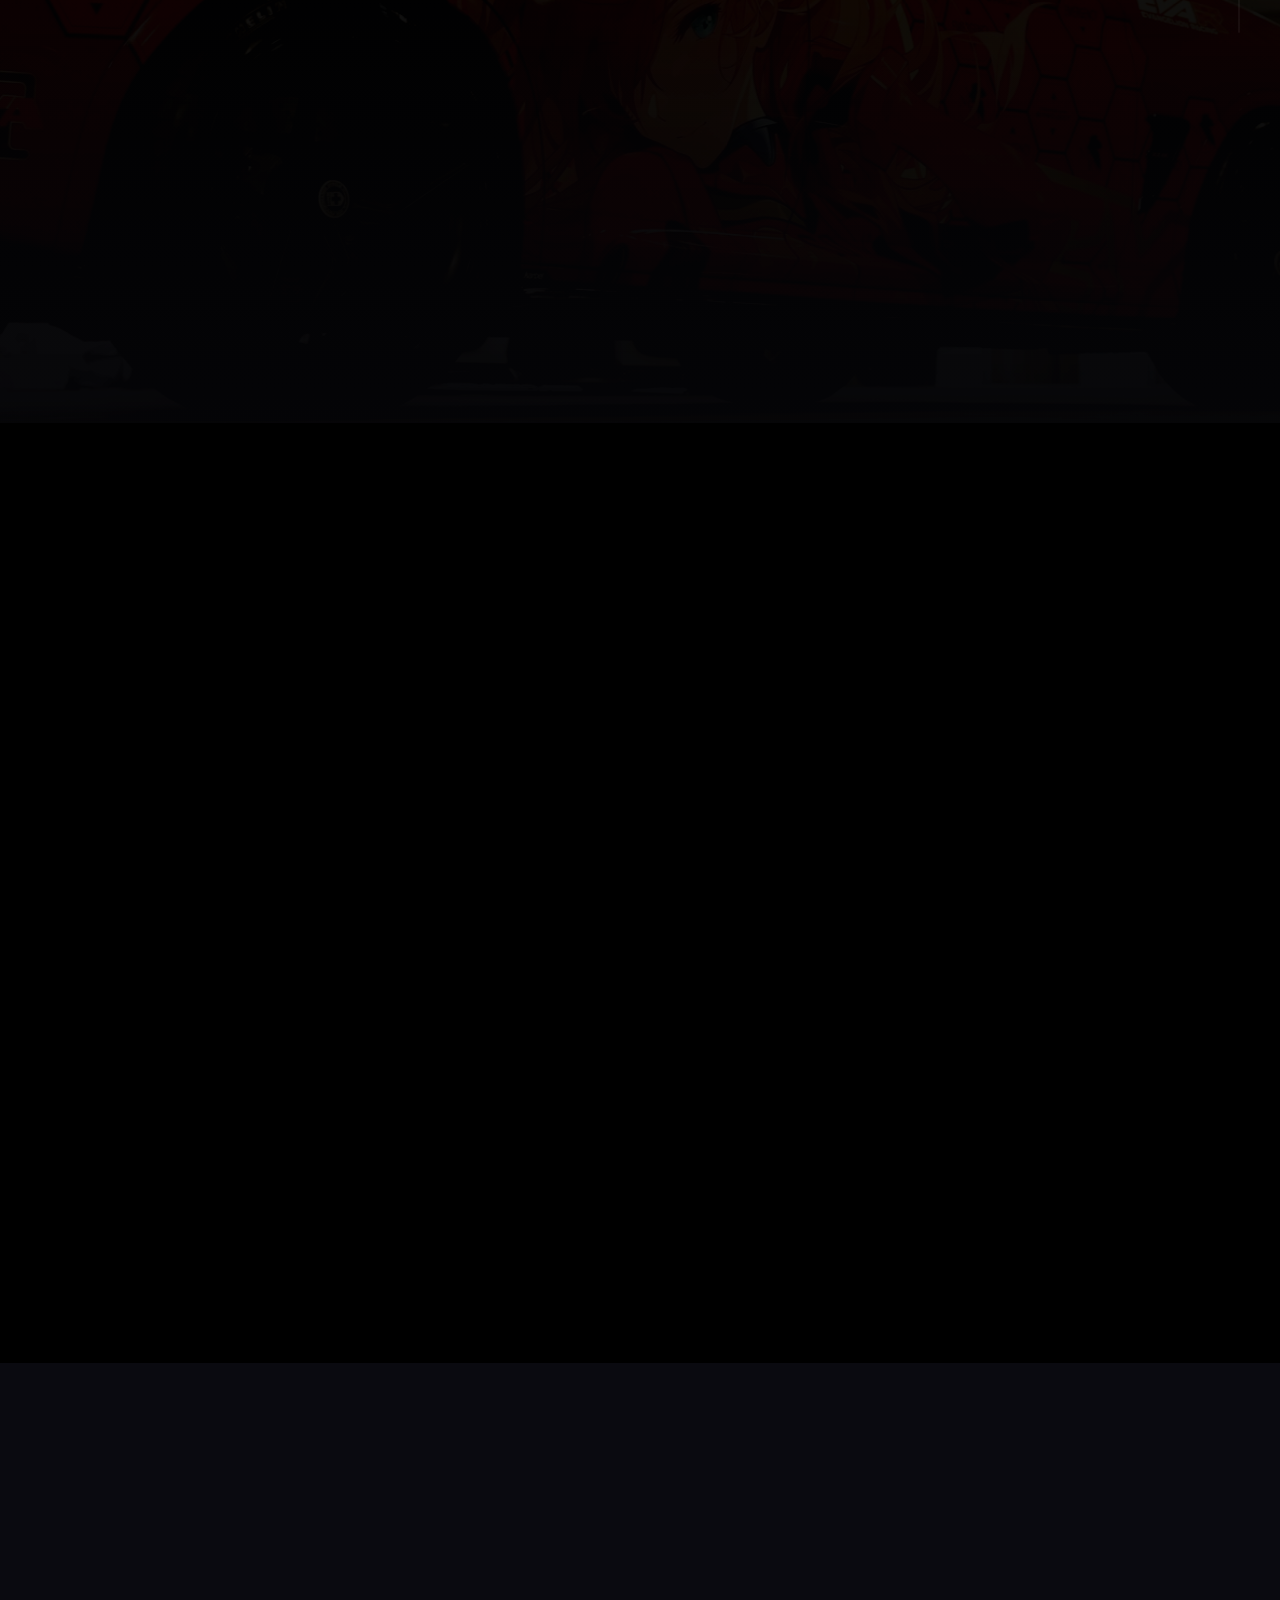
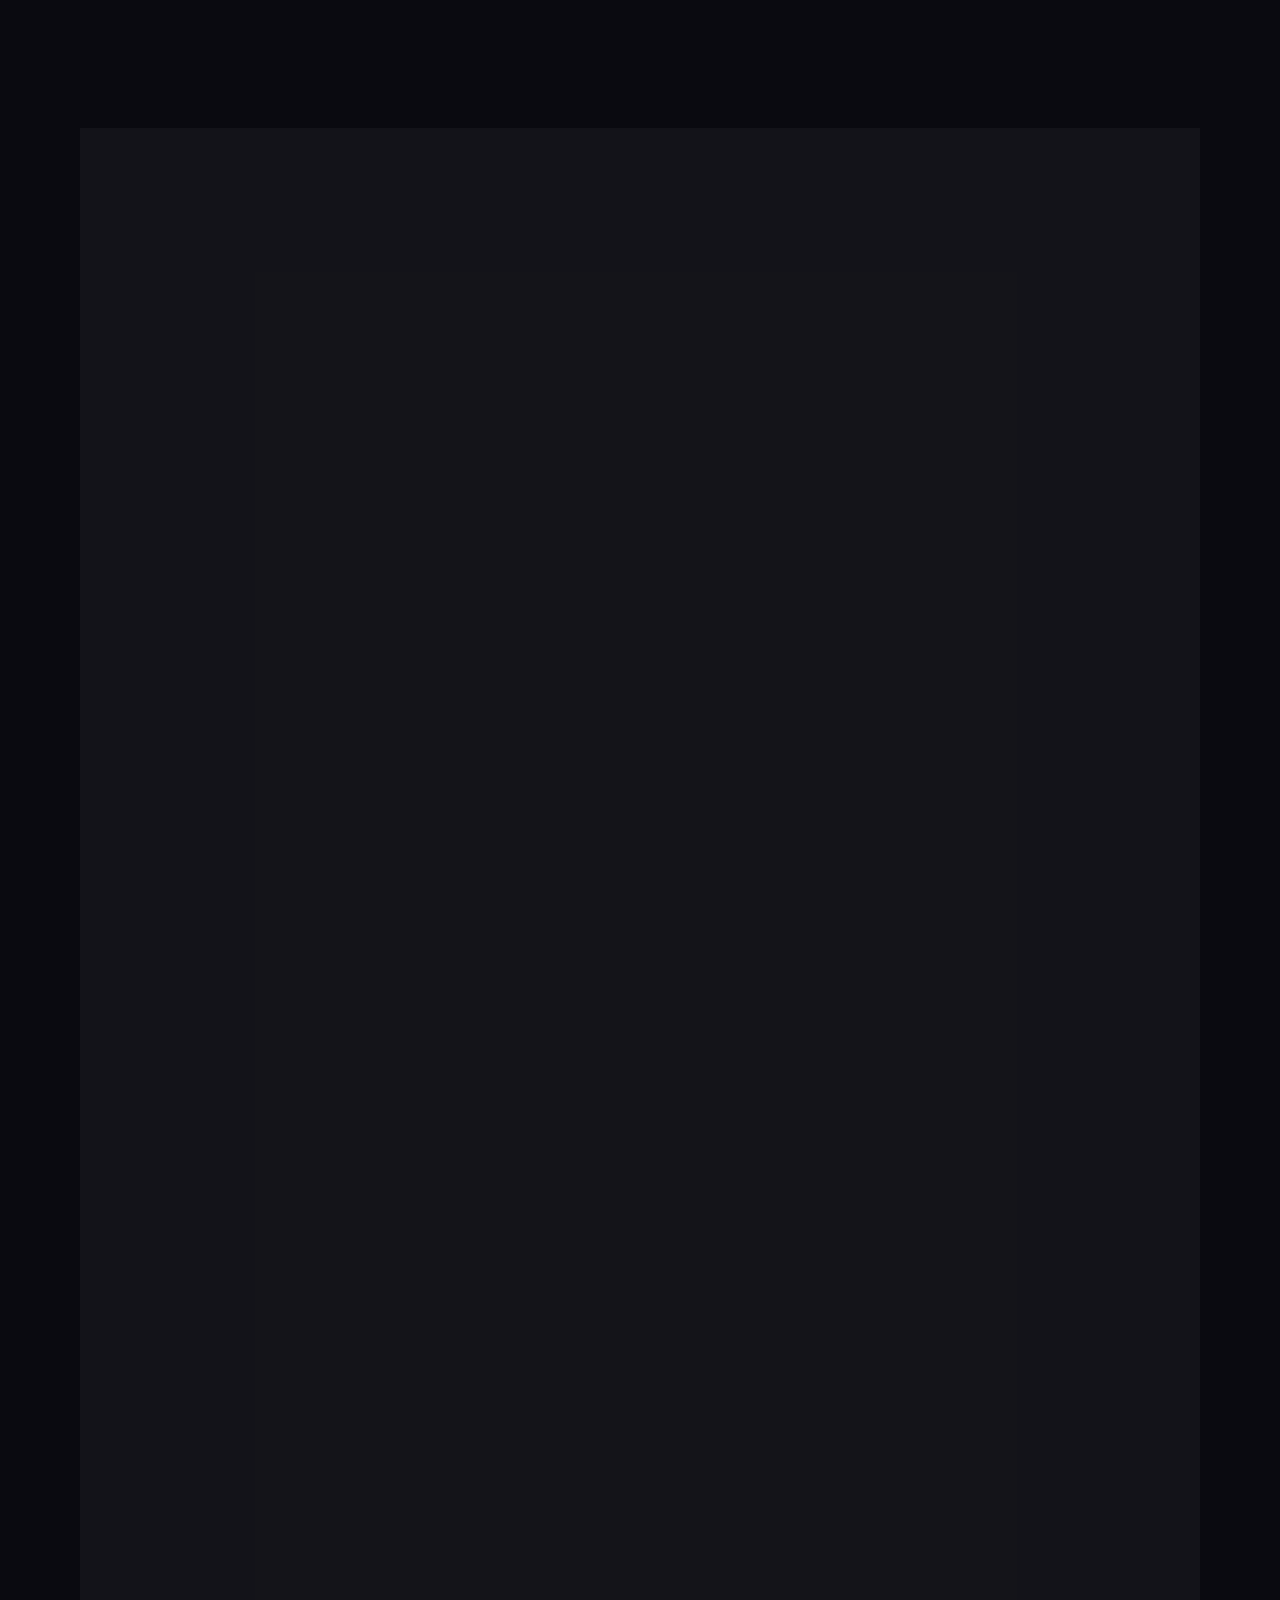
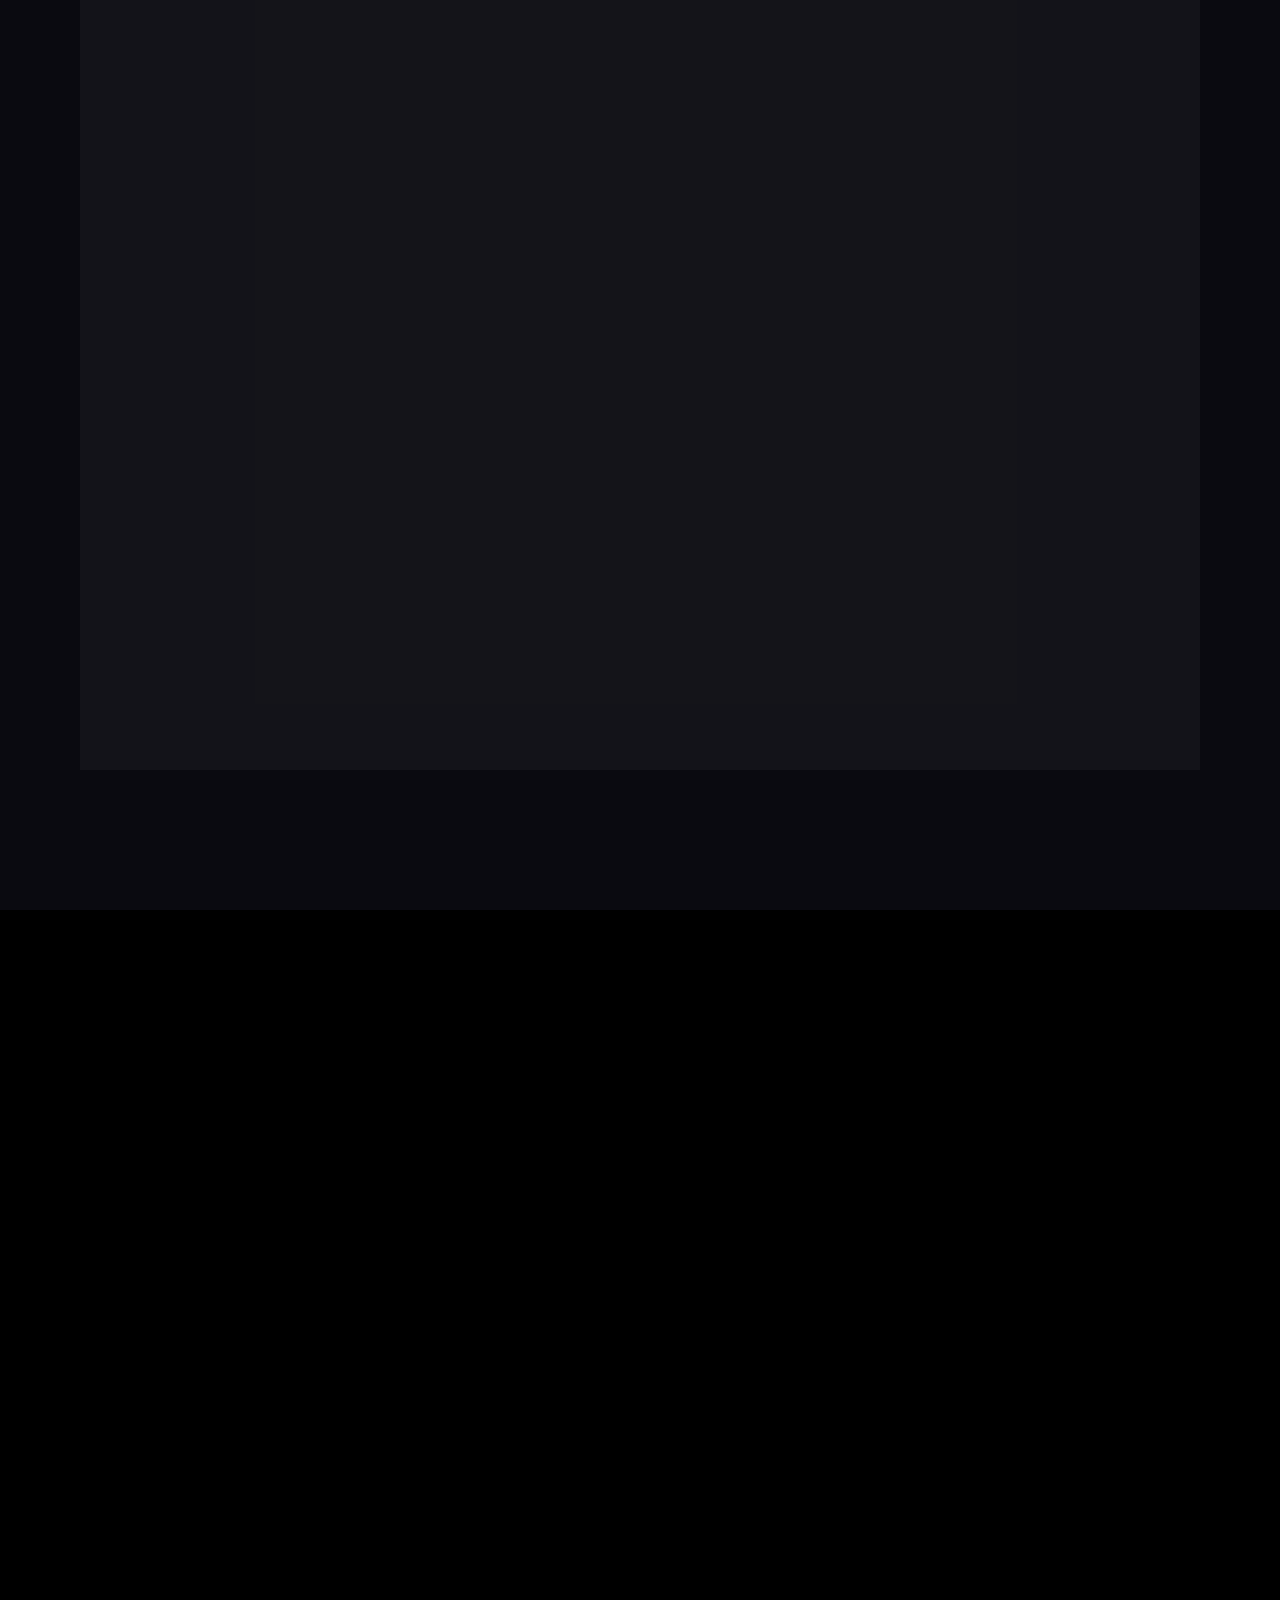
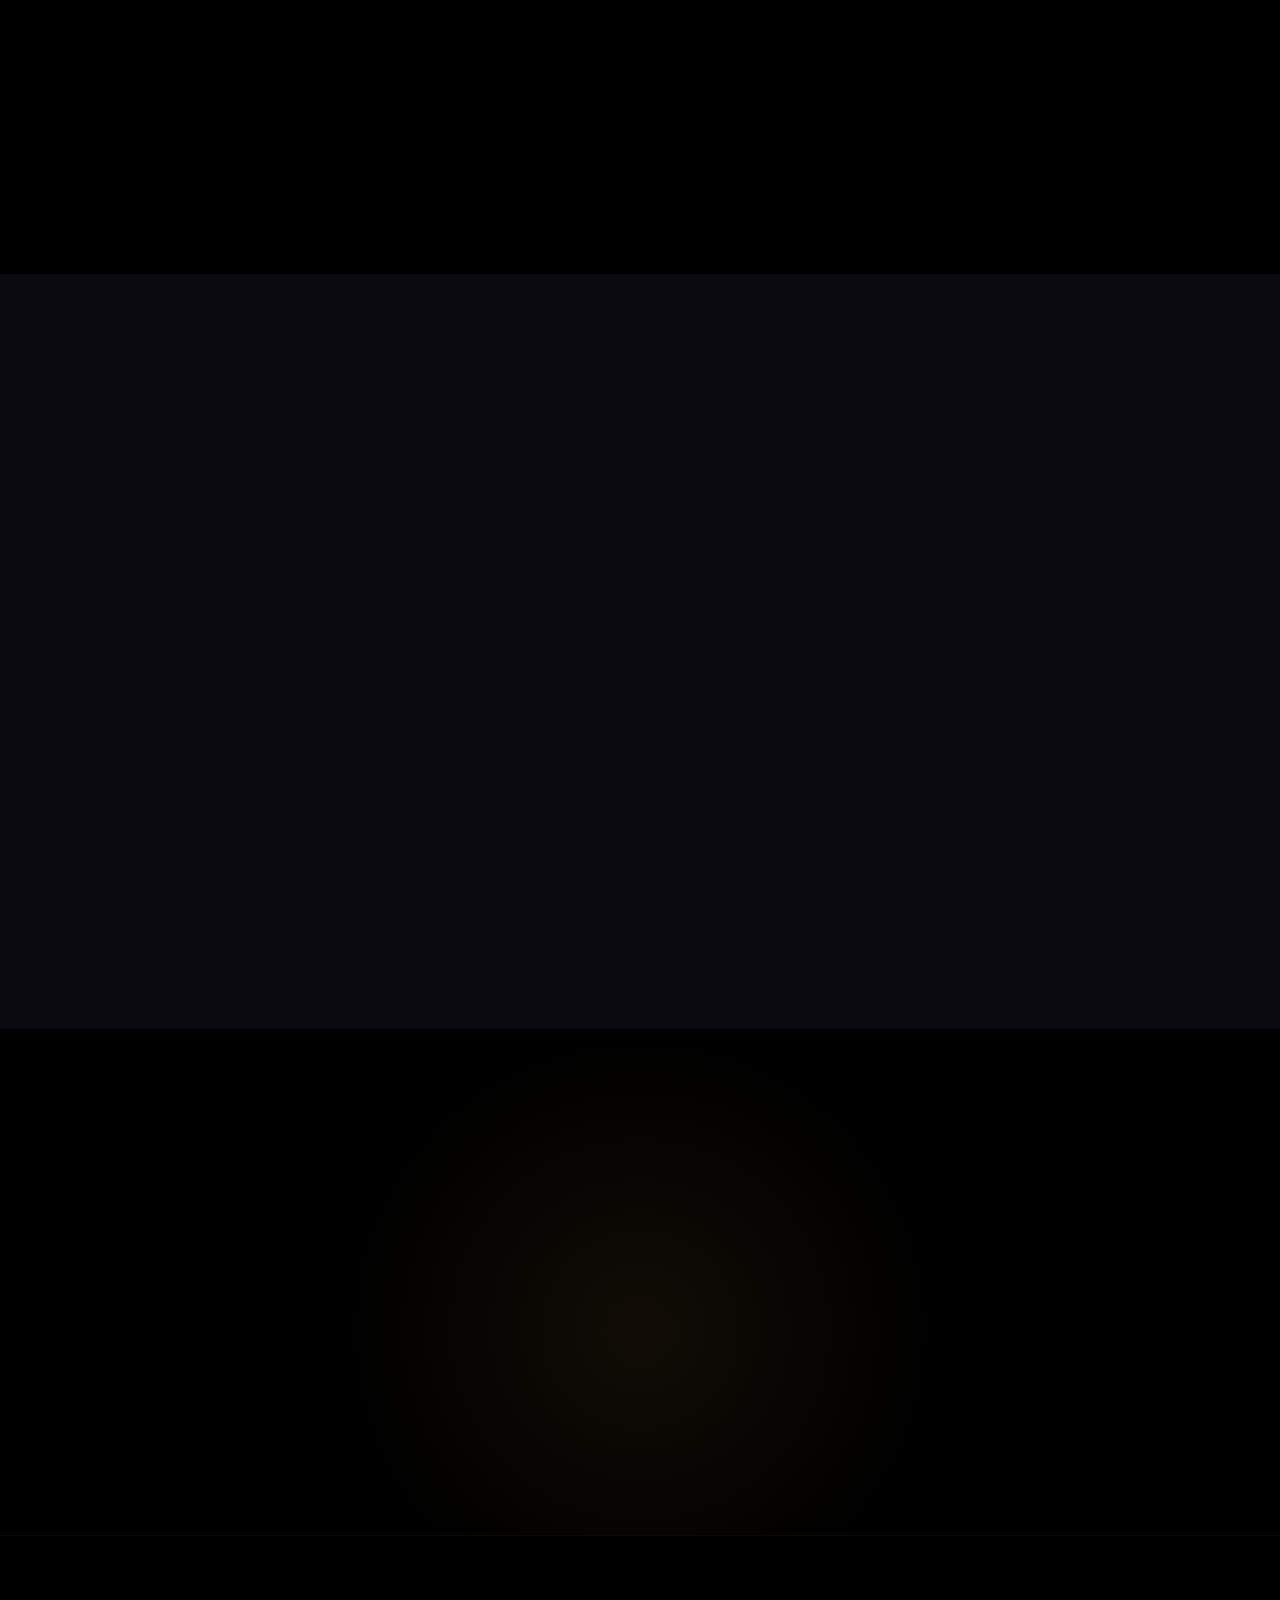
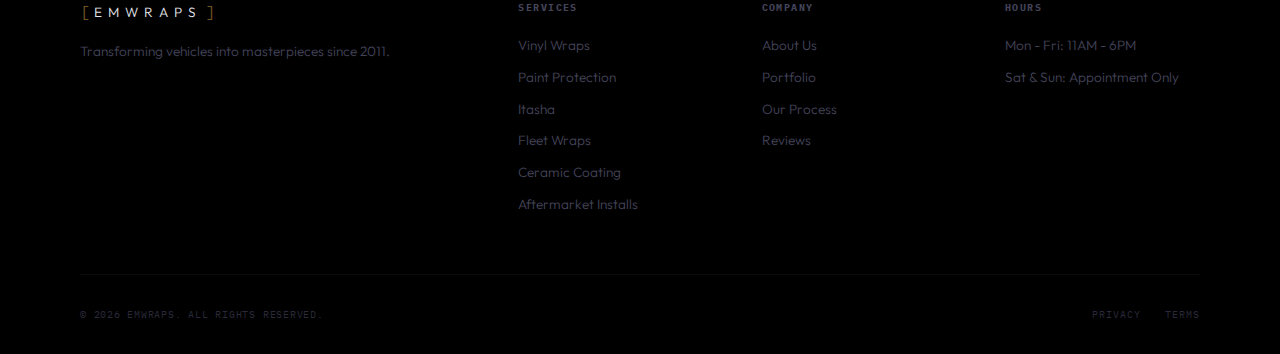
<file: itasha.html>
<!DOCTYPE html>
<html lang="en">

<head>
    <meta charset="UTF-8">
    <meta name="viewport" content="width=device-width, initial-scale=1.0">
    <title>Itasha Wraps Seattle | Anime Car Wraps & Custom JDM Liveries — EMWRAPS</title>
    <meta name="description"
        content="EMWRAPS is Seattle's premier itasha wrap shop. Custom anime-inspired vehicle designs, manga graphics, Evangelion, Miku & full-body liveries for the JDM community. 1900 Airport Way S. (206) 383-5328.">
    <meta name="keywords"
        content="itasha wrap Seattle, anime car wrap, manga car wrap, JDM wrap Seattle, anime livery, otaku car, Evangelion wrap, Miku wrap, custom printed wrap, itasha build, anime vinyl wrap, EMWRAPS itasha">
    <meta name="robots" content="index, follow">
    <meta name="author" content="EMWRAPS">
    <meta name="geo.region" content="US-WA">
    <meta name="geo.placename" content="Seattle">
    <meta name="geo.position" content="47.5808;-122.3264">
    <meta name="ICBM" content="47.5808, -122.3264">
    <link rel="canonical" href="https://emwraps.net/itasha.html">

    <!-- Favicon -->
    <link rel="icon" type="image/png" href="img/logo/icon.png">
    <link rel="apple-touch-icon" href="img/logo/icon.png">

    <!-- Open Graph -->
    <meta property="og:type" content="website">
    <meta property="og:title" content="Itasha / Anime Car Wraps Seattle — EMWRAPS">
    <meta property="og:description"
        content="Custom anime-inspired wraps, manga liveries & JDM builds in Seattle. Award-winning itasha wrap shop. Call (206) 383-5328.">
    <meta property="og:image" content="https://emwraps.net/img/logo/emw_logo_full.png">
    <meta property="og:url" content="https://emwraps.net/itasha.html">
    <meta property="og:site_name" content="EMWRAPS">

    <!-- Twitter Card -->
    <meta name="twitter:card" content="summary_large_image">
    <meta name="twitter:title" content="Itasha / Anime Car Wraps Seattle — EMWRAPS">
    <meta name="twitter:description" content="Custom anime wraps, manga liveries & JDM builds in Seattle by EMWRAPS.">
    <meta name="twitter:image" content="https://emwraps.net/img/logo/emw_logo_full.png">

    <!-- Fonts -->
    <link rel="preconnect" href="https://fonts.googleapis.com">
    <link rel="preconnect" href="https://fonts.gstatic.com" crossorigin>
    <link
        href="https://fonts.googleapis.com/css2?family=Space+Mono:wght@400;700&family=Outfit:wght@200;300;400;500;600;700;800;900&family=IBM+Plex+Mono:wght@300;400;500&display=swap"
        rel="stylesheet">
    <link rel="stylesheet" href="styles.css">
    <link rel="stylesheet" href="subpage.css">

    <!-- Service Structured Data -->
    <script type="application/ld+json">
    {
        "@context": "https://schema.org",
        "@type": "Service",
        "name": "Itasha / Anime Car Wraps",
        "description": "Custom anime-inspired vehicle wraps featuring manga graphics, full-body liveries, and printed designs for the JDM and otaku community.",
        "provider": {
            "@type": "AutoRepair",
            "name": "EMWRAPS",
            "url": "https://emwraps.net",
            "telephone": "+1-206-383-5328",
            "address": {
                "@type": "PostalAddress",
                "streetAddress": "1900 Airport Way S #103",
                "addressLocality": "Seattle",
                "addressRegion": "WA",
                "postalCode": "98134",
                "addressCountry": "US"
            }
        },
        "areaServed": { "@type": "City", "name": "Seattle" },
        "serviceType": "Itasha Vehicle Wrapping"
    }
    </script>
</head>

<body>
    <!-- Custom Cursor -->
    <div class="cursor" id="cursor">
        <div class="cursor-dot"></div>
        <div class="cursor-ring"></div>
    </div>

    <!-- Noise Overlay -->
    <div class="noise-overlay"></div>
    <div class="scanline"></div>
    <div class="vignette"></div>

    <!-- Navigation -->
    <nav id="navbar">
        <div class="nav-container">
            <a href="index.html" class="nav-logo">
                <span class="logo-bracket">[</span>
                <span class="logo-text">EMWRAPS</span>
                <span class="logo-bracket">]</span>
            </a>
            <ul class="nav-links">
                <li><a href="index.html" class="nav-link"><span class="nav-index">01</span>Home</a></li>
                <li><a href="#itasha-hero" class="nav-link active" data-section="itasha-hero"><span
                            class="nav-index">02</span>Itasha</a></li>
                <li><a href="#itasha-showcase" class="nav-link" data-section="itasha-showcase"><span
                            class="nav-index">03</span>Showcase</a></li>
                <li><a href="#itasha-gallery" class="nav-link" data-section="itasha-gallery"><span
                            class="nav-index">04</span>Gallery</a></li>
                <li><a href="#itasha-services" class="nav-link" data-section="itasha-services"><span
                            class="nav-index">05</span>Process</a></li>
                <li><a href="#itasha-faq" class="nav-link" data-section="itasha-faq"><span
                            class="nav-index">06</span>FAQ</a></li>
            </ul>
            <a href="index.html#contact" class="nav-cta">
                <span class="cta-dot"></span>
                Get a Quote
            </a>
            <button class="nav-hamburger" id="hamburger" aria-label="Toggle menu">
                <span></span>
                <span></span>
                <span></span>
            </button>
        </div>
    </nav>

    <!-- Mobile Menu -->
    <div class="mobile-menu" id="mobile-menu">
        <ul class="mobile-links">
            <li><a href="index.html" class="mobile-link"><span class="mobile-index">01</span>Home</a></li>
            <li><a href="#itasha-hero" class="mobile-link"><span class="mobile-index">02</span>Itasha</a></li>
            <li><a href="#itasha-showcase" class="mobile-link"><span class="mobile-index">03</span>Showcase</a></li>
            <li><a href="#itasha-gallery" class="mobile-link"><span class="mobile-index">04</span>Gallery</a></li>
            <li><a href="#itasha-services" class="mobile-link"><span class="mobile-index">05</span>Process</a></li>
            <li><a href="#itasha-faq" class="mobile-link"><span class="mobile-index">06</span>FAQ</a></li>
        </ul>
    </div>

    <!-- Hero Section -->
    <section id="itasha-hero" class="section hero-section"
        style="background: linear-gradient(180deg, var(--bg-void) 0%, var(--bg-secondary) 100%);">
        <div class="hero-content">
            <div class="hero-tag" data-animate="reveal">
                <span class="tag-line"></span>
                <span class="tag-text mono">痛車 — ITASHA</span>
                <span class="tag-line"></span>
            </div>
            <h1 class="hero-title" data-animate="reveal" data-delay="200">
                <span class="title-line"><span class="title-word" data-animate="word">Where</span> <span
                        class="title-word accent" data-animate="word">Anime</span></span>
                <span class="title-line"><span class="title-word" data-animate="word">Meets</span></span>
                <span class="title-line"><span class="title-word accent" data-animate="word">Automotive</span></span>
            </h1>
            <p class="hero-subtitle" data-animate="reveal" data-delay="600">
                Custom anime-inspired vehicle wraps that turn your car into a rolling masterpiece.
                Full-body illustrations, manga graphics, and character liveries crafted with obsessive detail.
            </p>
            <div class="hero-actions" data-animate="reveal" data-delay="800">
                <a href="index.html#contact" class="btn btn-primary">
                    <span class="btn-text">Commission Your Itasha</span>
                    <span class="btn-arrow">→</span>
                    <span class="btn-bg"></span>
                </a>
                <a href="#itasha-gallery" class="btn btn-ghost">
                    <span class="btn-text">View Our Builds</span>
                    <span class="btn-arrow">↓</span>
                </a>
            </div>
            <!-- Itasha Stats -->
            <div class="hero-telemetry" data-animate="reveal" data-delay="1000">
                <div class="telemetry-item">
                    <span class="tele-label mono">BUILDS</span>
                    <span class="tele-value" data-count="50">0</span>
                    <span class="tele-suffix">+</span>
                </div>
                <div class="telemetry-divider"></div>
                <div class="telemetry-item">
                    <span class="tele-label mono">CUSTOM ART</span>
                    <span class="tele-value" data-count="100">0</span>
                    <span class="tele-suffix">%</span>
                </div>
                <div class="telemetry-divider"></div>
                <div class="telemetry-item">
                    <span class="tele-label mono">REVISIONS</span>
                    <span class="tele-value" data-count="0">0</span>
                    <span class="tele-suffix">LIMIT</span>
                </div>
                <div class="telemetry-divider"></div>
                <div class="telemetry-item">
                    <span class="tele-label mono">DURABILITY</span>
                    <span class="tele-value" data-count="7">0</span>
                    <span class="tele-suffix">YR</span>
                </div>
            </div>
        </div>
        <div class="scroll-indicator" data-animate="reveal" data-delay="1200">
            <div class="scroll-line">
                <div class="scroll-dot"></div>
            </div>
            <span class="mono">SCROLL</span>
        </div>
    </section>

    <!-- Showcase Section -->
    <section id="itasha-showcase" class="showcase-section section">
        <div class="showcase-sticky">
            <!-- Main car image -->
            <div class="showcase-car-wrapper">
                <img src="img/itasha/BMW X6M EVA/emwraps_1736043336_3538510431645470473_5673697168.jpg"
                    alt="BMW X6M Evangelion Itasha by EMWRAPS" class="showcase-car-img" id="showcase-car">
            </div>
            <!-- Detail close-up -->
            <div class="showcase-detail-wrapper" id="showcase-detail">
                <img src="img/itasha/BMW X6M EVA/emwraps_1748393613_3642112061850080944_5673697168.jpg"
                    alt="BMW X6M EVA Detail" class="showcase-detail-img" id="showcase-detail-img">
                <div class="detail-border"></div>
            </div>
            <!-- HUD data overlays -->
            <div class="showcase-hud" id="showcase-hud">
                <div class="shud-top-left">
                    <div class="shud-label mono">FEATURED BUILD</div>
                    <div class="shud-line"></div>
                </div>
                <div class="shud-center">
                    <div class="shud-title-wrap">
                        <h2 class="shud-title" id="shud-title">BMW X6M Evangelion</h2>
                        <div class="shud-subtitle mono" id="shud-subtitle">NEON GENESIS EVANGELION — FULL BODY</div>
                    </div>
                </div>
                <div class="shud-data-strip" id="shud-data">
                    <div class="shud-data-item">
                        <span class="shud-data-label mono">SERIES</span>
                        <span class="shud-data-value" id="shud-material">EVANGELION</span>
                    </div>
                    <div class="shud-data-divider"></div>
                    <div class="shud-data-item">
                        <span class="shud-data-label mono">COVERAGE</span>
                        <span class="shud-data-value" id="shud-coverage">Full Body</span>
                    </div>
                    <div class="shud-data-divider"></div>
                    <div class="shud-data-item">
                        <span class="shud-data-label mono">STYLE</span>
                        <span class="shud-data-value" id="shud-finish">UNIT-01 THEME</span>
                    </div>
                    <div class="shud-data-divider"></div>
                    <div class="shud-data-item">
                        <span class="shud-data-label mono">TYPE</span>
                        <span class="shud-data-value" id="shud-warranty">Full Itasha</span>
                    </div>
                </div>
                <!-- Corner brackets -->
                <div class="shud-bracket shud-bracket-tl"></div>
                <div class="shud-bracket shud-bracket-tr"></div>
                <div class="shud-bracket shud-bracket-bl"></div>
                <div class="shud-bracket shud-bracket-br"></div>
            </div>

            <!-- Car Selector -->
            <div class="car-selector" id="car-selector">
                <div class="car-selector-track">
                    <div class="car-selector-line"></div>
                    <button class="car-selector-item active" id="car-select-0" data-index="0"
                        data-main="img/itasha/BMW X6M EVA/emwraps_1736043336_3538510431645470473_5673697168.jpg"
                        data-detail="img/itasha/BMW X6M EVA/emwraps_1748393613_3642112061850080944_5673697168.jpg"
                        data-title="BMW X6M Evangelion" data-subtitle="NEON GENESIS EVANGELION — FULL BODY"
                        data-material="EVANGELION" data-coverage="Full Body" data-finish="UNIT-01 THEME"
                        data-warranty="Full Itasha">
                        <div class="car-selector-thumb">
                            <img src="img/itasha/BMW X6M EVA/emwraps_1736043336_3538510431645470473_5673697168.jpg"
                                alt="BMW X6M EVA">
                        </div>
                        <div class="car-selector-info">
                            <span class="car-selector-name">X6M EVA</span>
                            <span class="car-selector-type mono">EVANGELION</span>
                        </div>
                        <div class="car-selector-dot"></div>
                    </button>
                    <button class="car-selector-item" id="car-select-1" data-index="1"
                        data-main="img/itasha/BMW_340i_Miku/emwraps_1763156665_3765953525617718466_5673697168_BME .jpg"
                        data-detail="img/itasha/BMW_340i_Miku/emwraps_1763156665_3765953525617718466_5673697168_BME .jpg"
                        data-title="BMW 340i Miku" data-subtitle="HATSUNE MIKU — FULL BODY WRAP"
                        data-material="HATSUNE MIKU" data-coverage="Full Body" data-finish="MIKU THEME"
                        data-warranty="Full Itasha">
                        <div class="car-selector-thumb">
                            <img src="img/itasha/BMW_340i_Miku/emwraps_1763156665_3765953525617718466_5673697168_BME .jpg"
                                alt="BMW 340i Miku">
                        </div>
                        <div class="car-selector-info">
                            <span class="car-selector-name">340i Miku</span>
                            <span class="car-selector-type mono">HATSUNE MIKU</span>
                        </div>
                        <div class="car-selector-dot"></div>
                    </button>
                    <button class="car-selector-item" id="car-select-2" data-index="2"
                        data-main="img/itasha/Nissan S13_outXlove/emwraps_1745983153_3621891662055537961_5673697168 (1).jpg"
                        data-detail="img/itasha/Nissan S13_outXlove/emwraps_1745983153_3621891662055537961_5673697168 (1).jpg"
                        data-title="Nissan S13" data-subtitle="OUTXLOVE — FULL BODY WRAP" data-material="CUSTOM"
                        data-coverage="Full Body" data-finish="LIVERY" data-warranty="Full Itasha">
                        <div class="car-selector-thumb">
                            <img src="img/itasha/Nissan S13_outXlove/emwraps_1745983153_3621891662055537961_5673697168 (1).jpg"
                                alt="Nissan S13 outXlove">
                        </div>
                        <div class="car-selector-info">
                            <span class="car-selector-name">S13 outXlove</span>
                            <span class="car-selector-type mono">CUSTOM ITASHA</span>
                        </div>
                        <div class="car-selector-dot"></div>
                    </button>
                </div>
            </div>

            <!-- Progress indicator -->
            <div class="showcase-progress">
                <div class="showcase-progress-bar" id="showcase-progress-bar"></div>
            </div>
        </div>
    </section>

    <!-- Gallery Section -->
    <section id="itasha-gallery" class="section sub-gallery-section">
        <div class="container">
            <div class="section-header" data-animate="reveal">
                <div class="section-header-top">
                    <span class="section-index mono">03</span>
                    <span class="section-line"></span>
                    <span class="section-tag mono">PORTFOLIO</span>
                </div>
                <h2 class="section-title">Recent <span class="accent">Builds</span></h2>
                <p class="section-desc">Show-stopping itasha builds for car meets, conventions, and daily driving.</p>
            </div>
            <div class="sub-gallery-grid">
                <!-- BMW X6M Evangelion -->
                <div class="sub-gallery-item sub-gallery-item--large" data-animate="reveal" data-delay="0">
                    <img src="img/itasha/BMW X6M EVA/emwraps_1736043336_3538510431645470473_5673697168.jpg"
                        alt="BMW X6M Evangelion Itasha Wrap by EMWRAPS" loading="lazy">
                    <div class="sub-gallery-overlay">
                        <span class="sub-gallery-tag mono">EVANGELION</span>
                        <h3>BMW X6M</h3>
                        <p>Neon Genesis Evangelion — Full Body</p>
                    </div>
                </div>
                <!-- BMW X6M EVA Detail -->
                <div class="sub-gallery-item" data-animate="reveal" data-delay="100">
                    <img src="img/itasha/BMW X6M EVA/emwraps_1748393613_3642112061850080944_5673697168.jpg"
                        alt="BMW X6M Evangelion Itasha Detail by EMWRAPS" loading="lazy">
                    <div class="sub-gallery-overlay">
                        <span class="sub-gallery-tag mono">DETAIL SHOT</span>
                        <h3>X6M EVA Detail</h3>
                        <p>Unit-01 Close-Up</p>
                    </div>
                </div>
                <!-- BMW 340i Miku -->
                <div class="sub-gallery-item" data-animate="reveal" data-delay="200">
                    <img src="img/itasha/BMW_340i_Miku/emwraps_1763156665_3765953525617718466_5673697168_BME .jpg"
                        alt="BMW 340i Hatsune Miku Itasha by EMWRAPS" loading="lazy">
                    <div class="sub-gallery-overlay">
                        <span class="sub-gallery-tag mono">HATSUNE MIKU</span>
                        <h3>BMW 340i</h3>
                        <p>Hatsune Miku — Full Body Wrap</p>
                    </div>
                </div>
                <!-- Toyota GR86 Initial D -->
                <div class="sub-gallery-item" data-animate="reveal" data-delay="100">
                    <img src="img/vinyl_wrap/custom_wrap/gr86_/581028447_18410956165185169_8329218484353894262_n.jpg"
                        alt="Toyota GR86 Initial D Itasha by EMWRAPS" loading="lazy">
                    <div class="sub-gallery-overlay">
                        <span class="sub-gallery-tag mono">INITIAL D TRIBUTE</span>
                        <h3>Toyota GR86</h3>
                        <p>Fujiwara Tofu Shop — Full Body</p>
                    </div>
                </div>
                <!-- Honda Motocompacto Hello Kitty -->
                <div class="sub-gallery-item sub-gallery-item--large" data-animate="reveal" data-delay="200">
                    <img src="img/itasha/Honda Motocompacto_Hello_kitty/emwraps_1752646257_3677785826268986072_5673697168.jpg"
                        alt="Honda Motocompacto Hello Kitty Wrap by EMWRAPS" loading="lazy">
                    <div class="sub-gallery-overlay">
                        <span class="sub-gallery-tag mono">HELLO KITTY</span>
                        <h3>Honda Motocompacto</h3>
                        <p>Hello Kitty Custom Wrap</p>
                    </div>
                </div>
                <!-- Nissan S13 outXlove -->
                <div class="sub-gallery-item" data-animate="reveal" data-delay="100">
                    <img src="img/itasha/Nissan S13_outXlove/emwraps_1745983153_3621891662055537961_5673697168 (1).jpg"
                        alt="Nissan S13 outXlove Itasha by EMWRAPS" loading="lazy">
                    <div class="sub-gallery-overlay">
                        <span class="sub-gallery-tag mono">CUSTOM ITASHA</span>
                        <h3>Nissan S13</h3>
                        <p>outXlove — Full Body Wrap</p>
                    </div>
                </div>
                <!-- Xue Hu -->
                <div class="sub-gallery-item" data-animate="reveal" data-delay="200">
                    <img src="img/itasha/Xue Hu/emwraps_1722489217_3424810241727353215_5673697168.jpg"
                        alt="Xue Hu Itasha Build by EMWRAPS" loading="lazy">
                    <div class="sub-gallery-overlay">
                        <span class="sub-gallery-tag mono">CUSTOM ITASHA</span>
                        <h3>Xue Hu Build</h3>
                        <p>Custom Anime Wrap</p>
                    </div>
                </div>
                <!-- GR86 Detail Shot -->
                <div class="sub-gallery-item" data-animate="reveal" data-delay="100">
                    <img src="img/vinyl_wrap/custom_wrap/gr86_/582343463_18410956153185169_4809362877237516209_n.jpg"
                        alt="GR86 Initial D Detail" loading="lazy">
                    <div class="sub-gallery-overlay">
                        <span class="sub-gallery-tag mono">DETAIL SHOT</span>
                        <h3>GR86 Detail</h3>
                        <p>藤原とうふ店 — Close-Up</p>
                    </div>
                </div>
                <!-- Tesla Model 3 Show Build -->
                <div class="sub-gallery-item sub-gallery-item--large" data-animate="reveal" data-delay="200">
                    <img src="img/vinyl_wrap/custom_wrap/Snapinsta.app_404889116_737859501725047_755355910922992144_n_1080.jpg"
                        alt="Custom Show Build by EMWRAPS" loading="lazy">
                    <div class="sub-gallery-overlay">
                        <span class="sub-gallery-tag mono">SHOW BUILD</span>
                        <h3>Tesla Model 3</h3>
                        <p>Custom Lightning Graphics</p>
                    </div>
                </div>
            </div>
        </div>
    </section>

    <!-- Services/Process Section -->
    <section id="itasha-services" class="section sub-services-section">
        <div class="container">
            <div class="section-header" data-animate="reveal">
                <div class="section-header-top">
                    <span class="section-index mono">04</span>
                    <span class="section-line"></span>
                    <span class="section-tag mono">OUR PROCESS</span>
                </div>
                <h2 class="section-title">From <span class="accent">Concept</span> to Reality</h2>
                <p class="section-desc">Every itasha starts with a vision. Here's how we bring it to life.</p>
            </div>
            <div class="sub-services-grid">
                <div class="sub-service-card" data-animate="reveal" data-delay="0">
                    <div class="card-index mono">01</div>
                    <div class="card-line"></div>
                    <div class="sub-service-icon">
                        <svg width="32" height="32" viewBox="0 0 24 24" fill="none" stroke="currentColor"
                            stroke-width="1.5">
                            <path d="M21 15a2 2 0 0 1-2 2H7l-4 4V5a2 2 0 0 1 2-2h14a2 2 0 0 1 2 2z" />
                        </svg>
                    </div>
                    <h3 class="sub-service-title">Consultation</h3>
                    <p class="sub-service-desc">Share your favorite characters, series, and aesthetic — we'll work
                        with you to define the perfect concept for your vehicle.</p>
                    <ul class="sub-service-features">
                        <li>Character selection</li>
                        <li>Style direction</li>
                        <li>Reference gathering</li>
                    </ul>
                </div>
                <div class="sub-service-card" data-animate="reveal" data-delay="100">
                    <div class="card-index mono">02</div>
                    <div class="card-line"></div>
                    <div class="sub-service-icon">
                        <svg width="32" height="32" viewBox="0 0 24 24" fill="none" stroke="currentColor"
                            stroke-width="1.5">
                            <path d="M12 19l7-7 3 3-7 7-3-3z" />
                            <path d="M18 13l-1.5-7.5L2 2l3.5 14.5L13 18l5-5z" />
                            <path d="M2 2l7.586 7.586" />
                            <circle cx="11" cy="11" r="2" />
                        </svg>
                    </div>
                    <h3 class="sub-service-title">Design</h3>
                    <p class="sub-service-desc">Our design team creates custom artwork fitted precisely to your
                        vehicle's body lines. Multiple revisions until it's perfect.</p>
                    <ul class="sub-service-features">
                        <li>Custom illustrations</li>
                        <li>Vehicle-specific templates</li>
                        <li>Unlimited revisions</li>
                    </ul>
                </div>
                <div class="sub-service-card" data-animate="reveal" data-delay="200">
                    <div class="card-index mono">03</div>
                    <div class="card-line"></div>
                    <div class="sub-service-icon">
                        <svg width="32" height="32" viewBox="0 0 24 24" fill="none" stroke="currentColor"
                            stroke-width="1.5">
                            <rect x="6" y="2" width="12" height="20" rx="2" />
                            <path d="M6 18h12" />
                            <path d="M6 6h12" />
                        </svg>
                    </div>
                    <h3 class="sub-service-title">Print & Install</h3>
                    <p class="sub-service-desc">High-resolution printing on premium vinyl, then precision-installed
                        by our expert team with seamless panel alignment.</p>
                    <ul class="sub-service-features">
                        <li>Eco-solvent or latex print</li>
                        <li>Laminated for durability</li>
                        <li>Show-quality installation</li>
                    </ul>
                </div>
            </div>
        </div>
    </section>

    <!-- FAQ Section -->
    <section id="itasha-faq" class="section sub-faq-section">
        <div class="container">
            <div class="section-header" data-animate="reveal">
                <div class="section-header-top">
                    <span class="section-index mono">05</span>
                    <span class="section-line"></span>
                    <span class="section-tag mono">FAQ</span>
                </div>
                <h2 class="section-title">Common <span class="accent">Questions</span></h2>
            </div>
            <div class="sub-faq-list">
                <div class="sub-faq-item" data-animate="reveal" data-delay="0">
                    <button class="sub-faq-question">
                        <span>Can I use any anime character or series?</span>
                        <span class="sub-faq-icon mono">+</span>
                    </button>
                    <div class="sub-faq-answer">
                        <p>For personal vehicles, you are generally free to choose nearly any character. We can work
                            with your own artwork, reference images, or commission custom illustrations. For
                            commercial use, licensing considerations may apply.</p>
                    </div>
                </div>
                <div class="sub-faq-item" data-animate="reveal" data-delay="100">
                    <button class="sub-faq-question">
                        <span>How much does an itasha wrap cost?</span>
                        <span class="sub-faq-icon mono">+</span>
                    </button>
                    <div class="sub-faq-answer">
                        <p>Pricing varies based on vehicle size, design complexity, and coverage area. Partial itasha
                            wraps start around $2,000, while full-body custom illustrated builds can range from $4,000
                            to $8,000+. Contact us for a personalized quote.</p>
                    </div>
                </div>
                <div class="sub-faq-item" data-animate="reveal" data-delay="200">
                    <button class="sub-faq-question">
                        <span>Can I supply my own artwork?</span>
                        <span class="sub-faq-icon mono">+</span>
                    </button>
                    <div class="sub-faq-answer">
                        <p>Absolutely. If you have original artwork or commissioned illustrations, we can adapt them to
                            fit your vehicle. We'll ensure the resolution and layout work perfectly on your specific
                            car's body lines.</p>
                    </div>
                </div>
                <div class="sub-faq-item" data-animate="reveal" data-delay="300">
                    <button class="sub-faq-question">
                        <span>How long does the full process take?</span>
                        <span class="sub-faq-icon mono">+</span>
                    </button>
                    <div class="sub-faq-answer">
                        <p>From initial consultation to finished installation, a full itasha build typically takes
                            2–4 weeks. Design takes 1–2 weeks (including revisions), and installation takes 3–5
                            business days.</p>
                    </div>
                </div>
            </div>
        </div>
    </section>

    <!-- CTA Section -->
    <section class="section sub-cta-section">
        <div class="container">
            <div class="sub-cta-content" data-animate="reveal">
                <h2 class="section-title">Commission Your <span class="accent">Itasha</span></h2>
                <p class="section-desc">Let's turn your favorite characters into a rolling work of art. From concept
                    to completion, we handle everything.</p>
                <div class="sub-cta-actions">
                    <a href="index.html#contact" class="btn btn-primary">
                        <span class="btn-text">Start Your Build</span>
                        <span class="btn-arrow">→</span>
                        <span class="btn-bg"></span>
                    </a>
                    <a href="tel:2063835328" class="btn btn-ghost">
                        <span class="btn-text">(206)-383-5328</span>
                        <span class="btn-arrow">☎</span>
                    </a>
                </div>
            </div>
        </div>
    </section>

    <!-- Footer -->
    <footer class="footer">
        <div class="container">
            <div class="footer-top">
                <div class="footer-brand">
                    <a href="index.html" class="nav-logo">
                        <span class="logo-bracket">[</span>
                        <span class="logo-text">EMWRAPS</span>
                        <span class="logo-bracket">]</span>
                    </a>
                    <p class="footer-tagline">Transforming vehicles into masterpieces since 2011.</p>
                </div>
                <div class="footer-links-group">
                    <h4 class="mono">SERVICES</h4>
                    <ul>
                        <li><a href="vinyl.html">Vinyl Wraps</a></li>
                        <li><a href="ppf.html">Paint Protection</a></li>
                        <li><a href="itasha.html">Itasha</a></li>
                        <li><a href="fleet.html">Fleet Wraps</a></li>
                        <li><a href="ceramic.html">Ceramic Coating</a></li>
                        <li><a href="aftermarket.html">Aftermarket Installs</a></li>
                    </ul>
                </div>
                <div class="footer-links-group">
                    <h4 class="mono">COMPANY</h4>
                    <ul>
                        <li><a href="index.html">About Us</a></li>
                        <li><a href="index.html#gallery">Portfolio</a></li>
                        <li><a href="index.html#process">Our Process</a></li>
                        <li><a href="index.html#testimonials">Reviews</a></li>
                    </ul>
                </div>
                <div class="footer-links-group">
                    <h4 class="mono">HOURS</h4>
                    <ul>
                        <li>Mon - Fri: 11AM - 6PM</li>
                        <li>Sat & Sun: Appointment Only</li>
                    </ul>
                </div>
            </div>
            <div class="footer-bottom">
                <p class="mono">&copy; 2026 EMWRAPS. ALL RIGHTS RESERVED.</p>
                <div class="footer-bottom-links">
                    <a href="#" class="mono">PRIVACY</a>
                    <a href="#" class="mono">TERMS</a>
                </div>
            </div>
        </div>
    </footer>

    <script src="subpage.js"></script>
</body>

</html>
</file>
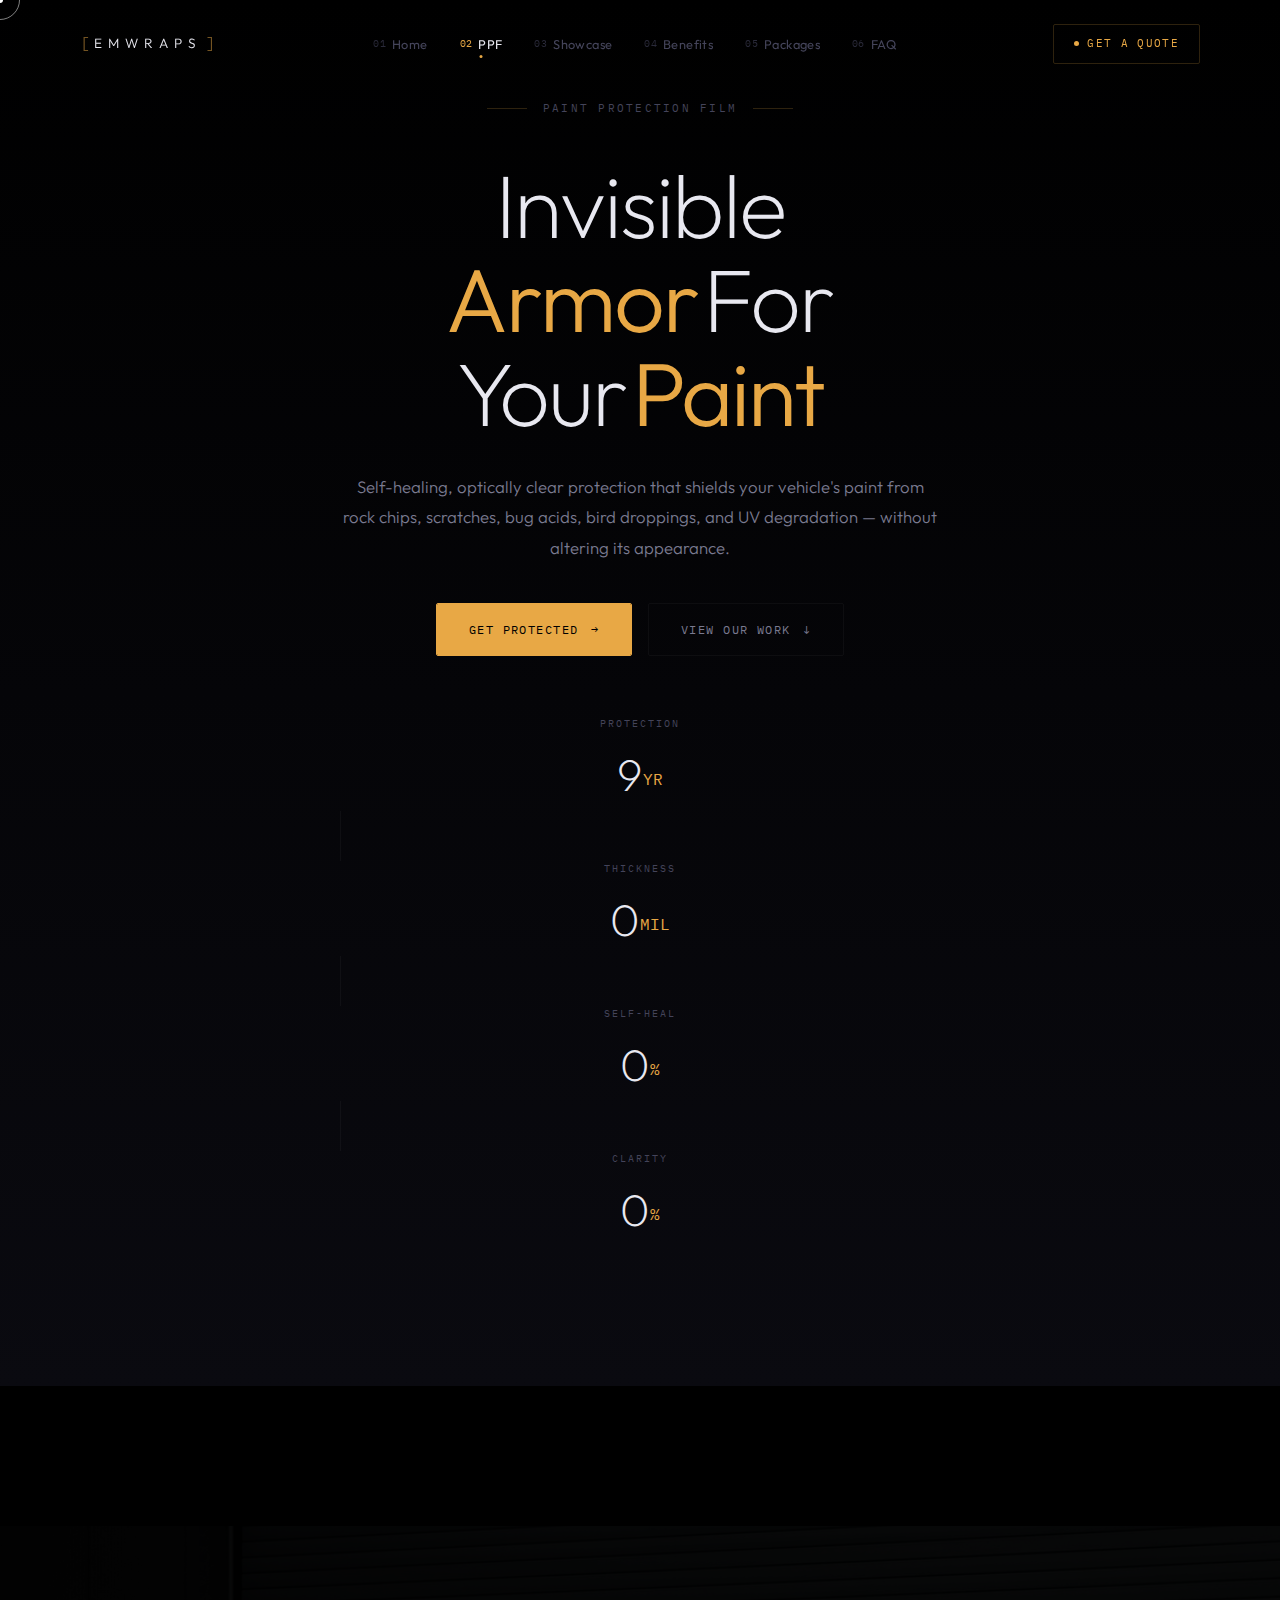
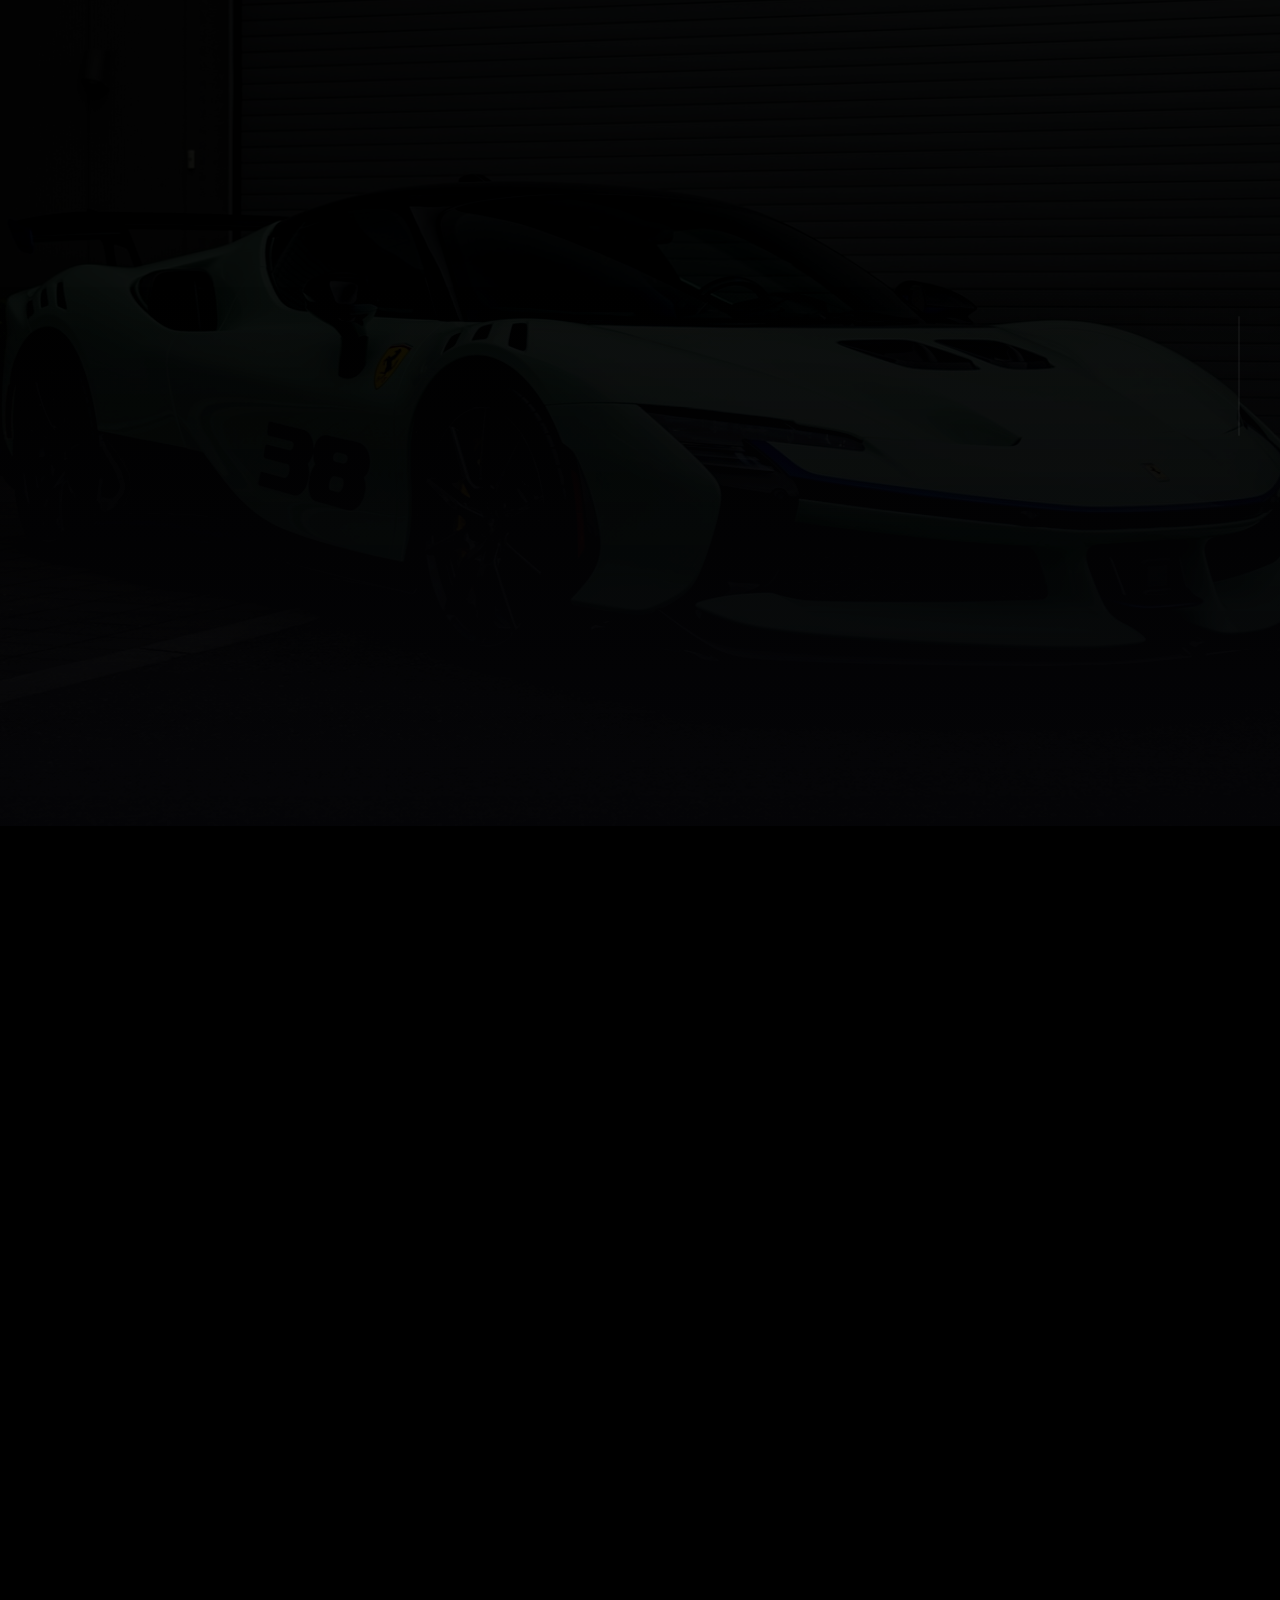
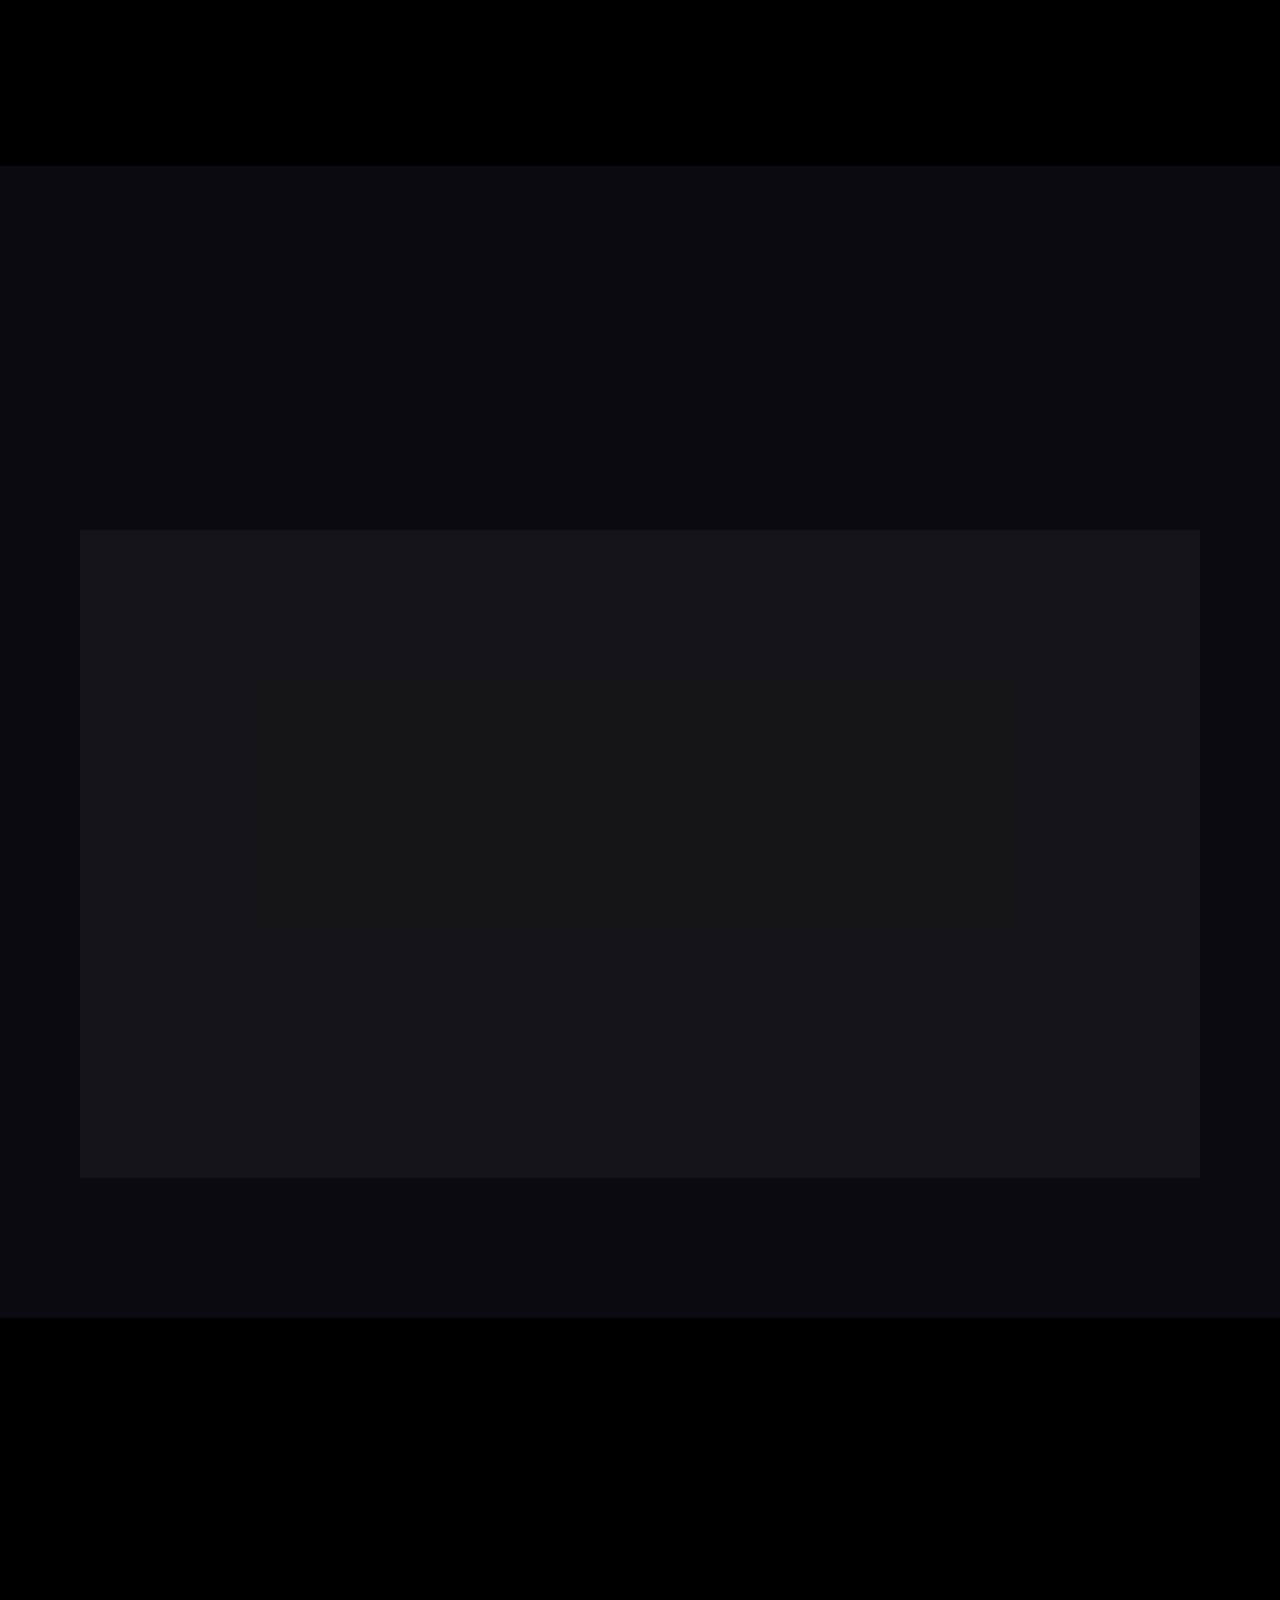
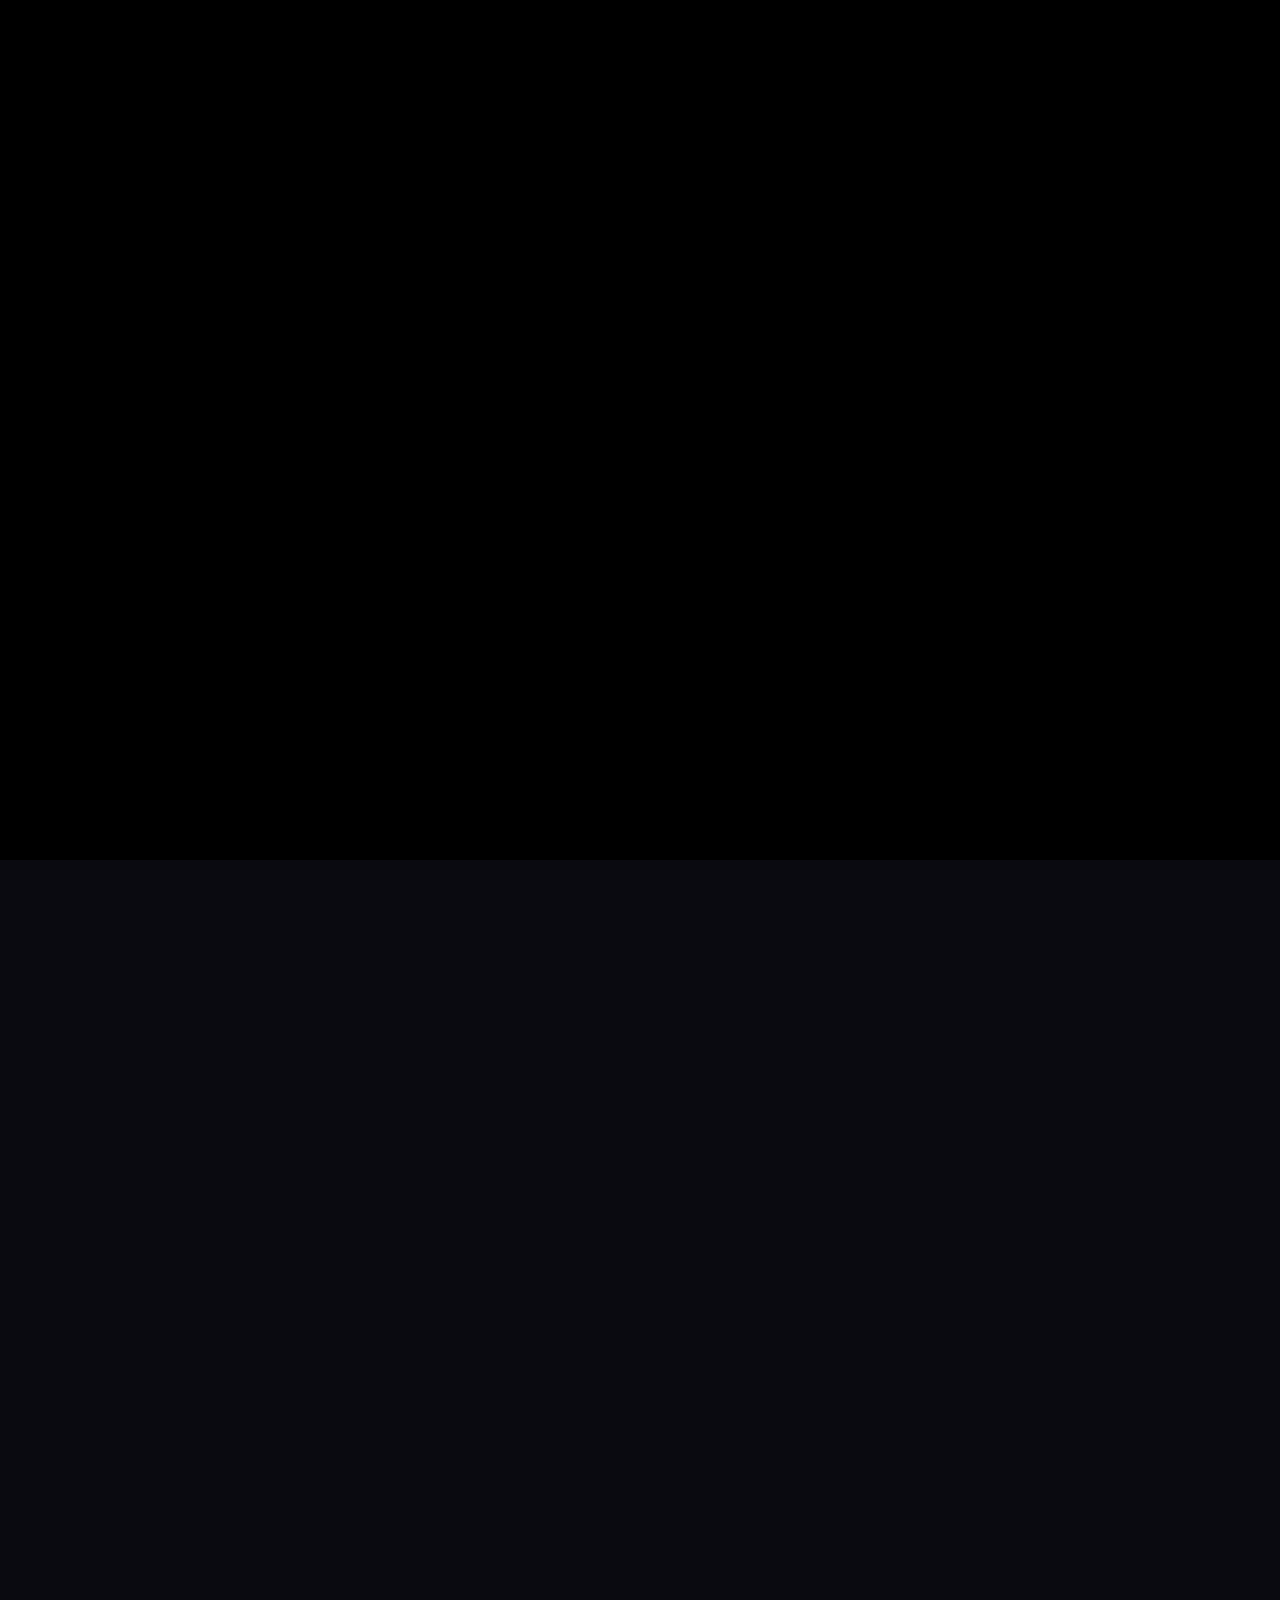
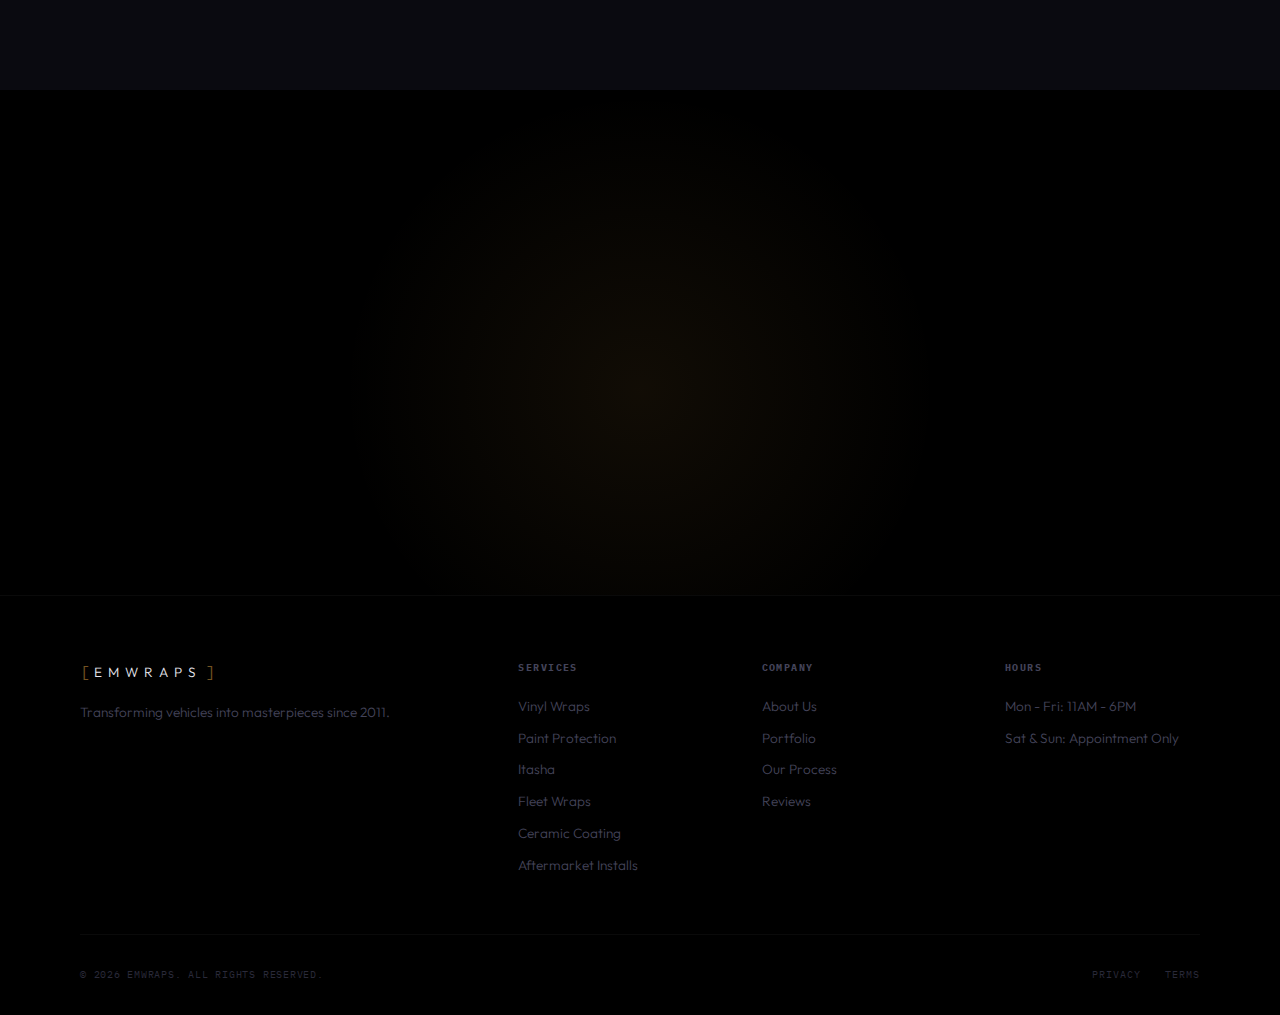
<file: ppf.html>
<!DOCTYPE html>
<html lang="en">

<head>
    <meta charset="UTF-8">
    <meta name="viewport" content="width=device-width, initial-scale=1.0">
    <title>Paint Protection Film (PPF) — EMWRAPS</title>
    <meta name="description"
        content="Protect your investment with EMWRAPS premium paint protection film. UNITY USA PPF shields against rock chips, scratches, and UV damage with self-healing technology.">
    <meta name="keywords"
        content="paint protection film, PPF, UNITY USA, clear bra, car protection, rock chip protection, self-healing film">
    <link rel="preconnect" href="https://fonts.googleapis.com">
    <link rel="preconnect" href="https://fonts.gstatic.com" crossorigin>
    <link
        href="https://fonts.googleapis.com/css2?family=Space+Mono:wght@400;700&family=Outfit:wght@200;300;400;500;600;700;800;900&family=IBM+Plex+Mono:wght@300;400;500&display=swap"
        rel="stylesheet">
    <link rel="stylesheet" href="styles.css">
    <link rel="stylesheet" href="ppf.css">
</head>

<body>
    <!-- Custom Cursor -->
    <div class="cursor" id="cursor">
        <div class="cursor-dot"></div>
        <div class="cursor-ring"></div>
    </div>

    <!-- Noise Overlay -->
    <div class="noise-overlay"></div>

    <!-- Scanline -->
    <div class="scanline"></div>

    <!-- Vignette -->
    <div class="vignette"></div>

    <!-- Navigation -->
    <nav id="navbar">
        <div class="nav-container">
            <a href="index.html" class="nav-logo">
                <span class="logo-bracket">[</span>
                <span class="logo-text">EMWRAPS</span>
                <span class="logo-bracket">]</span>
            </a>
            <ul class="nav-links">
                <li><a href="index.html" class="nav-link"><span class="nav-index">01</span>Home</a></li>
                <li><a href="#ppf-hero" class="nav-link active" data-section="ppf-hero"><span
                            class="nav-index">02</span>PPF</a></li>
                <li><a href="#ppf-showcase" class="nav-link" data-section="ppf-showcase"><span
                            class="nav-index">03</span>Showcase</a></li>
                <li><a href="#ppf-benefits" class="nav-link" data-section="ppf-benefits"><span
                            class="nav-index">04</span>Benefits</a></li>
                <li><a href="#ppf-packages" class="nav-link" data-section="ppf-packages"><span
                            class="nav-index">05</span>Packages</a></li>
                <li><a href="#ppf-faq" class="nav-link" data-section="ppf-faq"><span class="nav-index">06</span>FAQ</a>
                </li>
            </ul>
            <a href="index.html#contact" class="nav-cta">
                <span class="cta-dot"></span>
                Get a Quote
            </a>
            <button class="nav-hamburger" id="hamburger" aria-label="Toggle menu">
                <span></span>
                <span></span>
                <span></span>
            </button>
        </div>
    </nav>

    <!-- Mobile Menu -->
    <div class="mobile-menu" id="mobile-menu">
        <ul class="mobile-links">
            <li><a href="index.html" class="mobile-link"><span class="mobile-index">01</span>Home</a></li>
            <li><a href="#ppf-hero" class="mobile-link"><span class="mobile-index">02</span>PPF</a></li>
            <li><a href="#ppf-showcase" class="mobile-link"><span class="mobile-index">03</span>Showcase</a></li>
            <li><a href="#ppf-benefits" class="mobile-link"><span class="mobile-index">04</span>Benefits</a></li>
            <li><a href="#ppf-packages" class="mobile-link"><span class="mobile-index">05</span>Packages</a></li>
            <li><a href="#ppf-faq" class="mobile-link"><span class="mobile-index">06</span>FAQ</a></li>
        </ul>
    </div>

    <!-- PPF Hero Section -->
    <section id="ppf-hero" class="section hero-section ppf-hero-section">
        <div class="hero-content">
            <div class="hero-tag" data-animate="reveal">
                <span class="tag-line"></span>
                <span class="tag-text mono">PAINT PROTECTION FILM</span>
                <span class="tag-line"></span>
            </div>
            <h1 class="hero-title" data-animate="reveal" data-delay="200">
                <span class="title-line"><span class="title-word" data-animate="word">Invisible</span></span>
                <span class="title-line"><span class="title-word accent" data-animate="word">Armor</span> <span
                        class="title-word" data-animate="word">For</span></span>
                <span class="title-line"><span class="title-word" data-animate="word">Your</span> <span
                        class="title-word accent" data-animate="word">Paint</span></span>
            </h1>
            <p class="hero-subtitle" data-animate="reveal" data-delay="600">
                Self-healing, optically clear protection that shields your vehicle's paint from rock chips, scratches,
                bug acids, bird droppings, and UV degradation — without altering its appearance.
            </p>
            <div class="hero-actions" data-animate="reveal" data-delay="800">
                <a href="index.html#contact" class="btn btn-primary">
                    <span class="btn-text">Get Protected</span>
                    <span class="btn-arrow">→</span>
                    <span class="btn-bg"></span>
                </a>
                <a href="#ppf-showcase" class="btn btn-ghost">
                    <span class="btn-text">View Our Work</span>
                    <span class="btn-arrow">↓</span>
                </a>
            </div>
            <!-- PPF Stats -->
            <div class="telemetry" data-animate="reveal" data-delay="1000">
                <div class="telemetry-item">
                    <span class="tele-label mono">PROTECTION</span>
                    <span class="tele-value" data-count="10">0</span>
                    <span class="tele-suffix">YR</span>
                </div>
                <div class="telemetry-divider"></div>
                <div class="telemetry-item">
                    <span class="tele-label mono">THICKNESS</span>
                    <span class="tele-value" data-count="8">0</span>
                    <span class="tele-suffix">MIL</span>
                </div>
                <div class="telemetry-divider"></div>
                <div class="telemetry-item">
                    <span class="tele-label mono">SELF-HEAL</span>
                    <span class="tele-value" data-count="100">0</span>
                    <span class="tele-suffix">%</span>
                </div>
                <div class="telemetry-divider"></div>
                <div class="telemetry-item">
                    <span class="tele-label mono">CLARITY</span>
                    <span class="tele-value" data-count="99">0</span>
                    <span class="tele-suffix">%</span>
                </div>
            </div>
        </div>
        <div class="scroll-indicator" data-animate="reveal" data-delay="1200">
            <div class="scroll-line">
                <div class="scroll-dot"></div>
            </div>
            <span class="mono">SCROLL</span>
        </div>
    </section>

    <!-- Car Showcase — Scroll-Driven Cinematic Reveal -->
    <section id="ppf-showcase" class="showcase-section section">
        <div class="showcase-sticky">
            <!-- Main car image -->
            <div class="showcase-car-wrapper">
                <img src="img/ppf/sf90XX/emwraps_1759420800_3734346907021267675_5673697168.jpg"
                    alt="Ferrari SF90 XX - Mint Green PPF by EMWRAPS" class="showcase-car-img" id="showcase-car">
            </div>
            <!-- Detail close-up -->
            <div class="showcase-detail-wrapper" id="showcase-detail">
                <img src="img/ppf/sf90XX/emwraps_1759420800_3734346907021274444_5673697168.jpg"
                    alt="Ferrari SF90 XX Detail - PPF Close-up" class="showcase-detail-img">
                <div class="detail-border"></div>
            </div>
            <!-- HUD data overlays -->
            <div class="showcase-hud" id="showcase-hud">
                <div class="shud-top-left">
                    <div class="shud-label mono">FEATURED PROJECT</div>
                    <div class="shud-line"></div>
                </div>
                <div class="shud-center">
                    <div class="shud-title-wrap">
                        <h2 class="shud-title" id="shud-title">Ferrari SF90 XX</h2>
                        <div class="shud-subtitle mono" id="shud-subtitle">PAINT PROTECTION FILM — FULL BODY</div>
                    </div>
                </div>
                <div class="shud-data-strip" id="shud-data">
                    <div class="shud-data-item">
                        <span class="shud-data-label mono">MATERIAL</span>
                        <span class="shud-data-value">UNITY USA</span>
                    </div>
                    <div class="shud-data-divider"></div>
                    <div class="shud-data-item">
                        <span class="shud-data-label mono">COVERAGE</span>
                        <span class="shud-data-value">Full Body + Wheels</span>
                    </div>
                    <div class="shud-data-divider"></div>
                    <div class="shud-data-item">
                        <span class="shud-data-label mono">FINISH</span>
                        <span class="shud-data-value">ULTRA-GLOSS</span>
                    </div>
                    <div class="shud-data-divider"></div>
                    <div class="shud-data-item">
                        <span class="shud-data-label mono">WARRANTY</span>
                        <span class="shud-data-value">10 Years</span>
                    </div>
                </div>
                <!-- Corner brackets -->
                <div class="shud-bracket shud-bracket-tl"></div>
                <div class="shud-bracket shud-bracket-tr"></div>
                <div class="shud-bracket shud-bracket-bl"></div>
                <div class="shud-bracket shud-bracket-br"></div>
            </div>
            <!-- Progress indicator -->
            <div class="showcase-progress">
                <div class="showcase-progress-bar" id="showcase-progress-bar"></div>
            </div>
        </div>
    </section>

    <!-- Benefits Section -->
    <section id="ppf-benefits" class="section ppf-benefits-section">
        <div class="container">
            <div class="section-header" data-animate="reveal">
                <div class="section-header-top">
                    <span class="section-index mono">03</span>
                    <span class="section-line"></span>
                    <span class="section-tag mono">WHY PPF</span>
                </div>
                <h2 class="section-title">The Ultimate <span class="accent">Shield</span></h2>
                <p class="section-desc">UNITY USA is the gold standard in paint protection — here's why.</p>
            </div>
            <div class="ppf-benefits-grid">
                <div class="ppf-benefit-card" data-animate="reveal" data-delay="0">
                    <div class="card-index mono">01</div>
                    <div class="card-line"></div>
                    <div class="ppf-benefit-icon">
                        <svg viewBox="0 0 64 64" fill="none">
                            <path d="M32 8c-20 24-20 36-20 36a20 20 0 0040 0s0-12-20-36z" stroke="currentColor"
                                stroke-width="1.5" />
                            <path d="M24 38c4-4 12-4 16 0" stroke="currentColor" stroke-width="1" opacity="0.4" />
                        </svg>
                    </div>
                    <h3 class="ppf-benefit-title">Self-Healing</h3>
                    <p class="ppf-benefit-desc">Scratches and swirl marks disappear with heat. The top coat reforms
                        itself, keeping the film looking factory-fresh for years.</p>
                </div>
                <div class="ppf-benefit-card" data-animate="reveal" data-delay="100">
                    <div class="card-index mono">02</div>
                    <div class="card-line"></div>
                    <div class="ppf-benefit-icon">
                        <svg viewBox="0 0 64 64" fill="none">
                            <path d="M32 8L10 18v16c0 14 10 22 22 26 12-4 22-12 22-26V18L32 8z" stroke="currentColor"
                                stroke-width="1.5" />
                            <path d="M22 34l8 8 12-16" stroke="currentColor" stroke-width="1.5" stroke-linecap="round"
                                stroke-linejoin="round" />
                        </svg>
                    </div>
                    <h3 class="ppf-benefit-title">Rock Chip Defense</h3>
                    <p class="ppf-benefit-desc">8-mil thick film absorbs the impact of road debris, gravel, and other
                        hazards — preventing costly paint repairs.</p>
                </div>
                <div class="ppf-benefit-card" data-animate="reveal" data-delay="200">
                    <div class="card-index mono">03</div>
                    <div class="card-line"></div>
                    <div class="ppf-benefit-icon">
                        <svg viewBox="0 0 64 64" fill="none">
                            <circle cx="32" cy="32" r="20" stroke="currentColor" stroke-width="1.5" />
                            <path d="M32 12v40M12 32h40" stroke="currentColor" stroke-width="0.75" opacity="0.3" />
                            <circle cx="32" cy="32" r="8" stroke="currentColor" stroke-width="1" opacity="0.5" />
                            <path d="M20 20l24 24M44 20L20 44" stroke="currentColor" stroke-width="0.5" opacity="0.2" />
                        </svg>
                    </div>
                    <h3 class="ppf-benefit-title">Optically Clear</h3>
                    <p class="ppf-benefit-desc">99%+ optical clarity means the film is virtually invisible. Your paint
                        color and finish shine through without distortion.</p>
                </div>
                <div class="ppf-benefit-card" data-animate="reveal" data-delay="300">
                    <div class="card-index mono">04</div>
                    <div class="card-line"></div>
                    <div class="ppf-benefit-icon">
                        <svg viewBox="0 0 64 64" fill="none">
                            <circle cx="32" cy="24" r="12" stroke="currentColor" stroke-width="1.5" />
                            <path d="M20 24h24" stroke="currentColor" stroke-width="0.75" opacity="0.4" />
                            <path d="M26 56l6-20 6 20" stroke="currentColor" stroke-width="1.5" stroke-linecap="round"
                                stroke-linejoin="round" />
                            <path d="M20 24c0-12 24-12 24 0" stroke="currentColor" stroke-width="0.5" opacity="0.3" />
                        </svg>
                    </div>
                    <h3 class="ppf-benefit-title">UV Protection</h3>
                    <p class="ppf-benefit-desc">Blocks harmful UV rays that cause fading, oxidation, and yellowing. Your
                        paint stays vibrant for the life of the film.</p>
                </div>
                <div class="ppf-benefit-card" data-animate="reveal" data-delay="400">
                    <div class="card-index mono">05</div>
                    <div class="card-line"></div>
                    <div class="ppf-benefit-icon">
                        <svg viewBox="0 0 64 64" fill="none">
                            <path d="M32 10c-12 16-18 24-18 32a18 18 0 0036 0c0-8-6-16-18-32z" stroke="currentColor"
                                stroke-width="1.5" />
                            <path d="M26 36c0-4 2-8 6-14" stroke="currentColor" stroke-width="1" opacity="0.5"
                                stroke-linecap="round" />
                        </svg>
                    </div>
                    <h3 class="ppf-benefit-title">Hydrophobic</h3>
                    <p class="ppf-benefit-desc">Water beads and sheets off effortlessly. Contaminants like bird
                        droppings and tree sap are easy to clean without damage.</p>
                </div>
                <div class="ppf-benefit-card" data-animate="reveal" data-delay="500">
                    <div class="card-index mono">06</div>
                    <div class="card-line"></div>
                    <div class="ppf-benefit-icon">
                        <svg viewBox="0 0 64 64" fill="none">
                            <rect x="8" y="16" width="48" height="32" rx="4" stroke="currentColor" stroke-width="1.5" />
                            <path d="M8 28h48" stroke="currentColor" stroke-width="0.75" opacity="0.3" />
                            <path d="M32 28v20" stroke="currentColor" stroke-width="0.75" opacity="0.3" />
                            <path d="M18 36h12v8H18z" stroke="currentColor" stroke-width="1" opacity="0.5" />
                            <path d="M42 32v8M46 32v8" stroke="currentColor" stroke-width="1.5"
                                stroke-linecap="round" />
                        </svg>
                    </div>
                    <h3 class="ppf-benefit-title">Resale Value</h3>
                    <p class="ppf-benefit-desc">Factory paint in pristine condition adds thousands to your car's resale
                        value. PPF is an investment that pays for itself.</p>
                </div>
            </div>
        </div>
    </section>

    <!-- Packages Section -->
    <section id="ppf-packages" class="section ppf-packages-section">
        <div class="container">
            <div class="section-header" data-animate="reveal">
                <div class="section-header-top">
                    <span class="section-index mono">04</span>
                    <span class="section-line"></span>
                    <span class="section-tag mono">COVERAGE OPTIONS</span>
                </div>
                <h2 class="section-title">Choose Your <span class="accent">Coverage</span></h2>
                <p class="section-desc">From high-impact zones to full body — we have a package for every level of
                    protection.</p>
            </div>
            <div class="ppf-packages-grid">
                <div class="ppf-package-card" data-animate="reveal" data-delay="0">
                    <div class="ppf-package-tier mono">ESSENTIAL</div>
                    <div class="ppf-package-name">Partial Front</div>
                    <div class="ppf-package-desc">Protection for the most vulnerable areas.</div>
                    <ul class="ppf-package-features">
                        <li><span class="mono ppf-check">✓</span> Front bumper</li>
                        <li><span class="mono ppf-check">✓</span> Partial hood (24")</li>
                        <li><span class="mono ppf-check">✓</span> Partial fenders</li>
                        <li><span class="mono ppf-check">✓</span> Side mirrors</li>
                        <li><span class="mono ppf-check">✓</span> Headlights</li>
                    </ul>
                    <a href="index.html#contact" class="btn btn-ghost btn-full">
                        <span class="btn-text">Get Quote</span>
                        <span class="btn-arrow">→</span>
                    </a>
                </div>
                <div class="ppf-package-card ppf-package-featured" data-animate="reveal" data-delay="150">
                    <div class="ppf-package-badge mono">★ MOST POPULAR</div>
                    <div class="ppf-package-tier mono">PREMIUM</div>
                    <div class="ppf-package-name">Full Front</div>
                    <div class="ppf-package-desc">Complete front-end coverage for maximum road protection.</div>
                    <ul class="ppf-package-features">
                        <li><span class="mono ppf-check">✓</span> Full hood</li>
                        <li><span class="mono ppf-check">✓</span> Full fenders</li>
                        <li><span class="mono ppf-check">✓</span> Front bumper</li>
                        <li><span class="mono ppf-check">✓</span> Side mirrors</li>
                        <li><span class="mono ppf-check">✓</span> Headlights</li>
                        <li><span class="mono ppf-check">✓</span> A-pillars</li>
                        <li><span class="mono ppf-check">✓</span> Rocker panels</li>
                    </ul>
                    <a href="index.html#contact" class="btn btn-primary btn-full">
                        <span class="btn-text">Get Quote</span>
                        <span class="btn-arrow">→</span>
                        <span class="btn-bg"></span>
                    </a>
                </div>
                <div class="ppf-package-card" data-animate="reveal" data-delay="300">
                    <div class="ppf-package-tier mono">ULTIMATE</div>
                    <div class="ppf-package-name">Full Body</div>
                    <div class="ppf-package-desc">Head-to-tail protection — every painted surface covered.</div>
                    <ul class="ppf-package-features">
                        <li><span class="mono ppf-check">✓</span> Everything in Premium</li>
                        <li><span class="mono ppf-check">✓</span> Full roof</li>
                        <li><span class="mono ppf-check">✓</span> Full doors</li>
                        <li><span class="mono ppf-check">✓</span> Rear bumper</li>
                        <li><span class="mono ppf-check">✓</span> Rear quarters</li>
                        <li><span class="mono ppf-check">✓</span> Trunk/hatch</li>
                        <li><span class="mono ppf-check">✓</span> Door edges & cups</li>
                    </ul>
                    <a href="index.html#contact" class="btn btn-ghost btn-full">
                        <span class="btn-text">Get Quote</span>
                        <span class="btn-arrow">→</span>
                    </a>
                </div>
            </div>
        </div>
    </section>

    <!-- FAQ Section -->
    <section id="ppf-faq" class="section ppf-faq-section">
        <div class="container">
            <div class="section-header" data-animate="reveal">
                <div class="section-header-top">
                    <span class="section-index mono">05</span>
                    <span class="section-line"></span>
                    <span class="section-tag mono">QUESTIONS</span>
                </div>
                <h2 class="section-title">Frequently <span class="accent">Asked</span></h2>
            </div>
            <div class="ppf-faq-list">
                <div class="ppf-faq-item" data-animate="reveal" data-delay="0">
                    <button class="ppf-faq-question" aria-expanded="false">
                        <span>How long does PPF last?</span>
                        <span class="ppf-faq-icon mono">+</span>
                    </button>
                    <div class="ppf-faq-answer">
                        <p>UNITY USA PPF comes with a 10-year manufacturer warranty. With proper care, PPF can last
                            even longer. The film maintains its clarity, self-healing properties, and protective
                            performance throughout its lifespan.</p>
                    </div>
                </div>
                <div class="ppf-faq-item" data-animate="reveal" data-delay="100">
                    <button class="ppf-faq-question" aria-expanded="false">
                        <span>Can PPF be removed without damaging paint?</span>
                        <span class="ppf-faq-icon mono">+</span>
                    </button>
                    <div class="ppf-faq-answer">
                        <p>Yes. When professionally removed, UNITY USA PPF leaves your factory paint completely intact —
                            often in better condition than unprotected panels. The adhesive is designed for clean
                            removal.</p>
                    </div>
                </div>
                <div class="ppf-faq-item" data-animate="reveal" data-delay="200">
                    <button class="ppf-faq-question" aria-expanded="false">
                        <span>How does self-healing work?</span>
                        <span class="ppf-faq-icon mono">+</span>
                    </button>
                    <div class="ppf-faq-answer">
                        <p>The elastomeric polymer top coat has shape-memory properties. When scratched, heat from the
                            sun or warm water causes the top layer to flow back into its original form, making scratches
                            vanish within minutes.</p>
                    </div>
                </div>
                <div class="ppf-faq-item" data-animate="reveal" data-delay="300">
                    <button class="ppf-faq-question" aria-expanded="false">
                        <span>How long does installation take?</span>
                        <span class="ppf-faq-icon mono">+</span>
                    </button>
                    <div class="ppf-faq-answer">
                        <p>Partial front installations typically take 1-2 days. Full front coverage takes 2-3 days. Full
                            body PPF requires 4-5 days. We never rush — precision and dust-free conditions are critical
                            for a flawless result.</p>
                    </div>
                </div>
                <div class="ppf-faq-item" data-animate="reveal" data-delay="400">
                    <button class="ppf-faq-question" aria-expanded="false">
                        <span>Can I wash my car normally after PPF?</span>
                        <span class="ppf-faq-icon mono">+</span>
                    </button>
                    <div class="ppf-faq-answer">
                        <p>Absolutely. After the initial 48-hour curing period, you can wash with any pH-neutral
                            shampoo. Hand washing is recommended. The hydrophobic top coat actually makes washing
                            easier.</p>
                    </div>
                </div>
            </div>
        </div>
    </section>

    <!-- CTA Section -->
    <section class="section ppf-cta-section">
        <div class="container">
            <div class="ppf-cta-content" data-animate="reveal">
                <h2 class="section-title">Ready To <span class="accent">Protect?</span></h2>
                <p class="section-desc">Every day without PPF is a day your paint is exposed. Get a free consultation
                    and let us safeguard your investment.</p>
                <div class="ppf-cta-actions">
                    <a href="index.html#contact" class="btn btn-primary">
                        <span class="btn-text">Schedule Consultation</span>
                        <span class="btn-arrow">→</span>
                        <span class="btn-bg"></span>
                    </a>
                    <a href="tel:2063835328" class="btn btn-ghost">
                        <span class="btn-text">(206)-383-5328</span>
                        <span class="btn-arrow">☎</span>
                    </a>
                </div>
            </div>
        </div>
    </section>

    <!-- Footer -->
    <footer class="footer">
        <div class="container">
            <div class="footer-top">
                <div class="footer-brand">
                    <a href="index.html" class="nav-logo">
                        <span class="logo-bracket">[</span>
                        <span class="logo-text">EMWRAPS</span>
                        <span class="logo-bracket">]</span>
                    </a>
                    <p class="footer-tagline">Transforming vehicles into masterpieces since 2011.</p>
                </div>
                <div class="footer-links-group">
                    <h4 class="mono">SERVICES</h4>
                    <ul>
                        <li><a href="index.html#services">Vinyl Wraps</a></li>
                        <li><a href="ppf.html">Paint Protection</a></li>
                        <li><a href="index.html#services">Itasha</a></li>
                        <li><a href="fleet.html">Fleet Wraps</a></li>
                        <li><a href="index.html#services">Ceramic Coating</a></li>
                        <li><a href="index.html#services">Aftermarket Installs</a></li>
                    </ul>
                </div>
                <div class="footer-links-group">
                    <h4 class="mono">COMPANY</h4>
                    <ul>
                        <li><a href="index.html">About Us</a></li>
                        <li><a href="index.html#gallery">Portfolio</a></li>
                        <li><a href="index.html#process">Our Process</a></li>
                        <li><a href="index.html#testimonials">Reviews</a></li>
                    </ul>
                </div>
                <div class="footer-links-group">
                    <h4 class="mono">HOURS</h4>
                    <ul>
                        <li>Mon - Fri: 11AM - 6PM</li>
                        <li>Sat & Sun: Appointment Only</li>
                    </ul>
                </div>
            </div>
            <div class="footer-bottom">
                <p class="mono">&copy; 2026 EMWRAPS. ALL RIGHTS RESERVED.</p>
                <div class="footer-bottom-links">
                    <a href="#" class="mono">PRIVACY</a>
                    <a href="#" class="mono">TERMS</a>
                </div>
            </div>
        </div>
    </footer>

    <!-- Scripts -->
    <script src="ppf.js"></script>
</body>

</html>
</file>
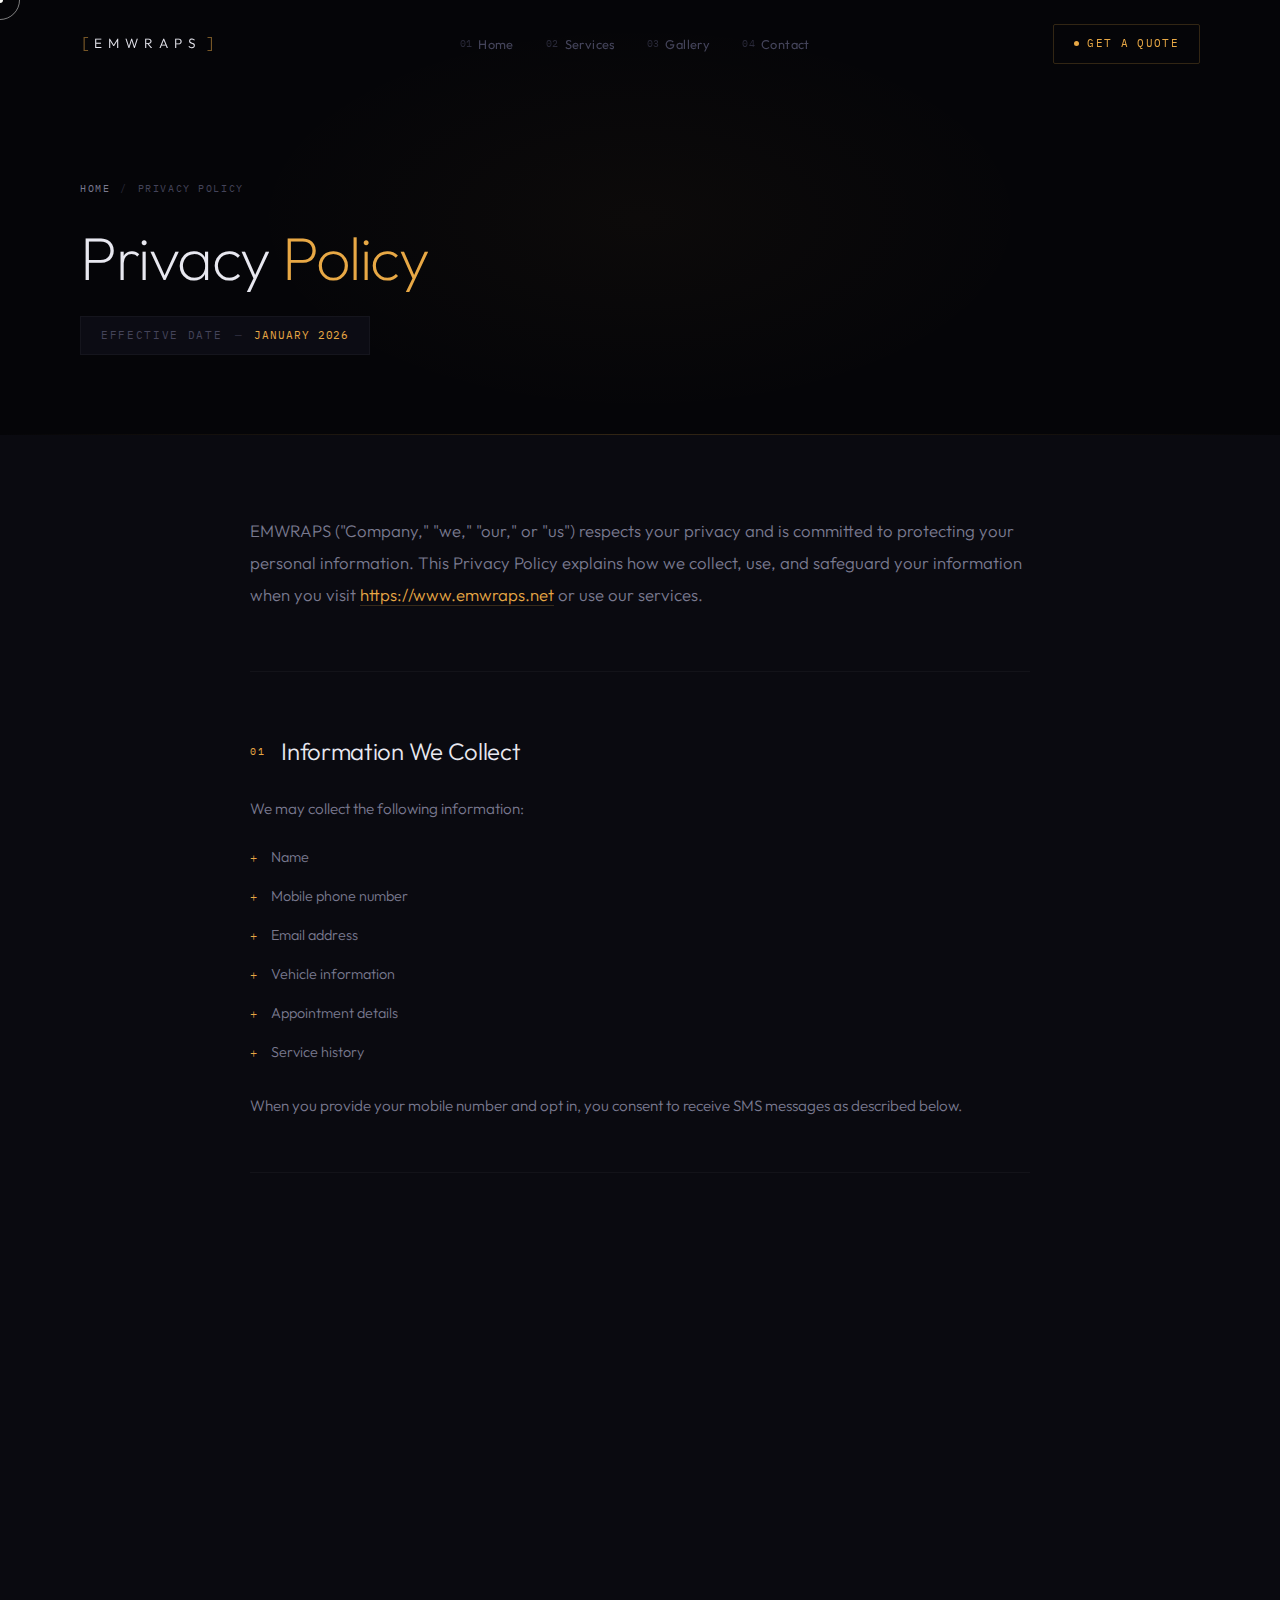
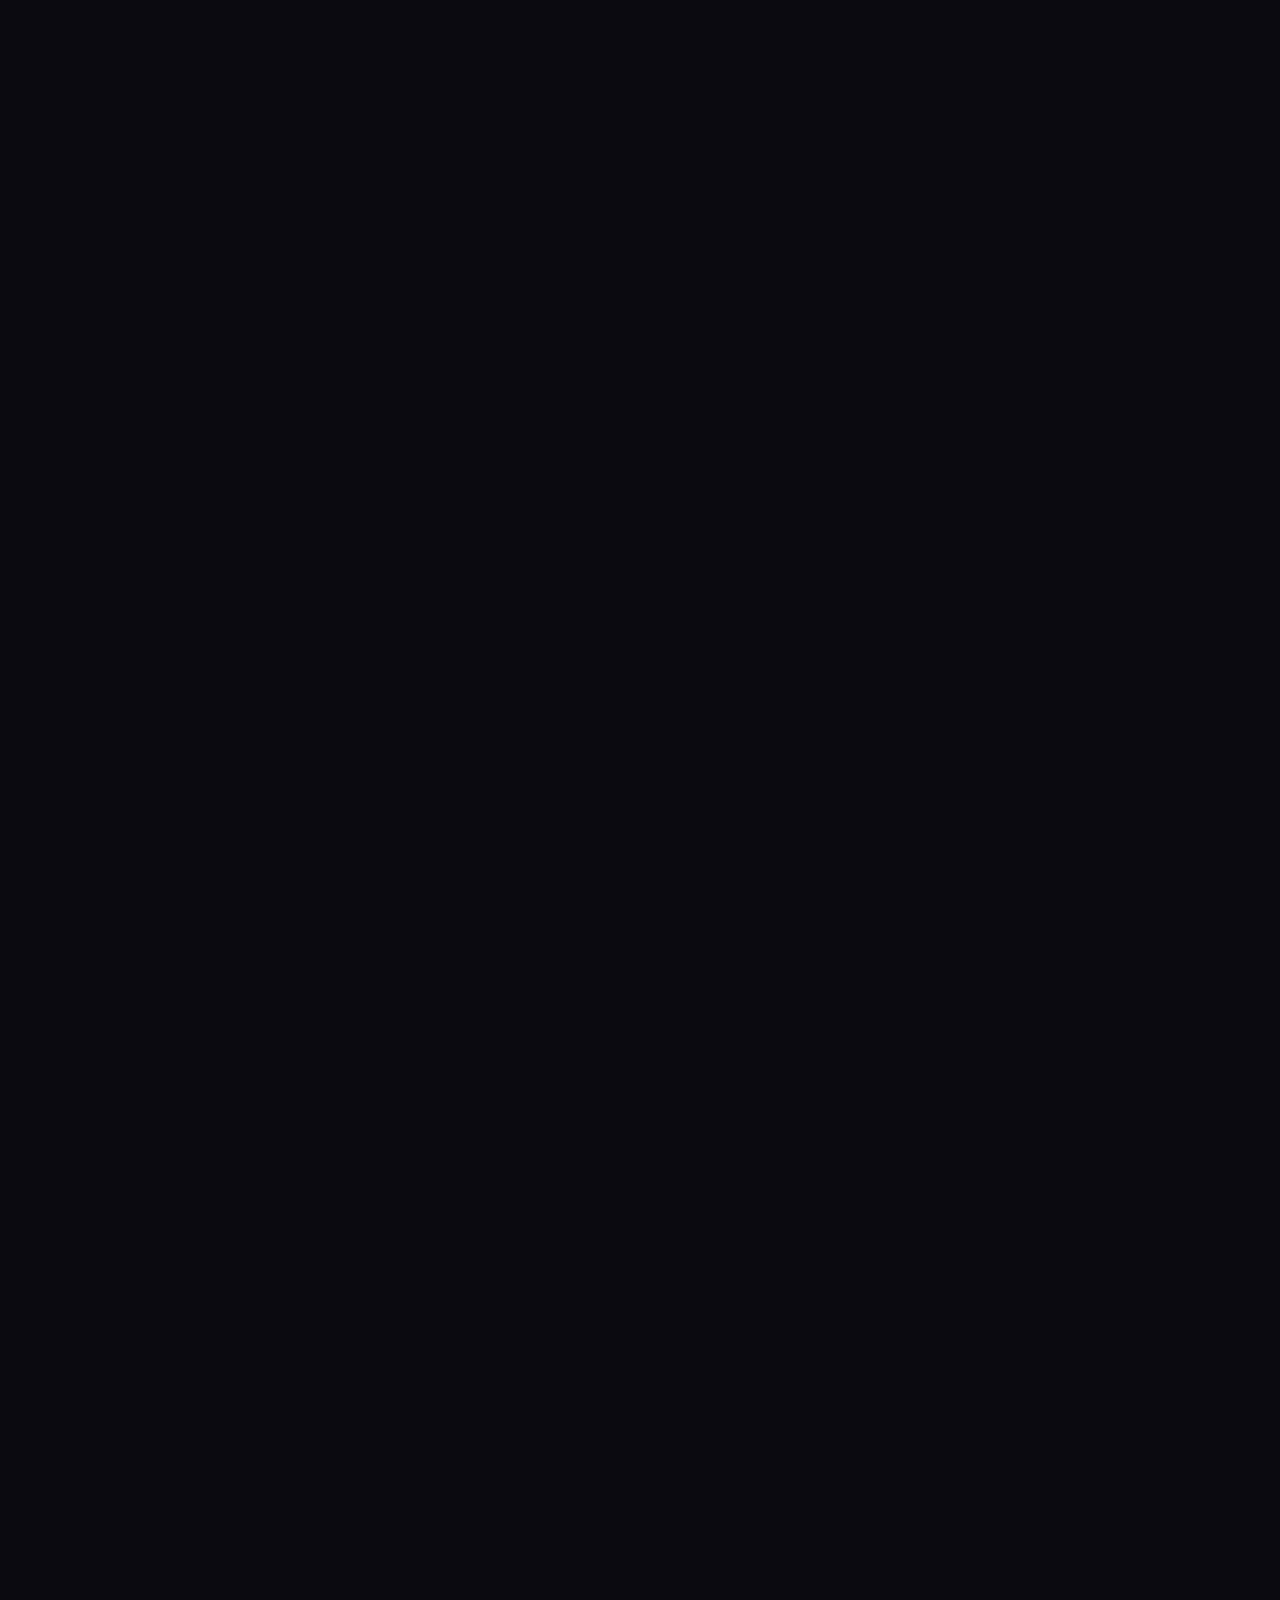
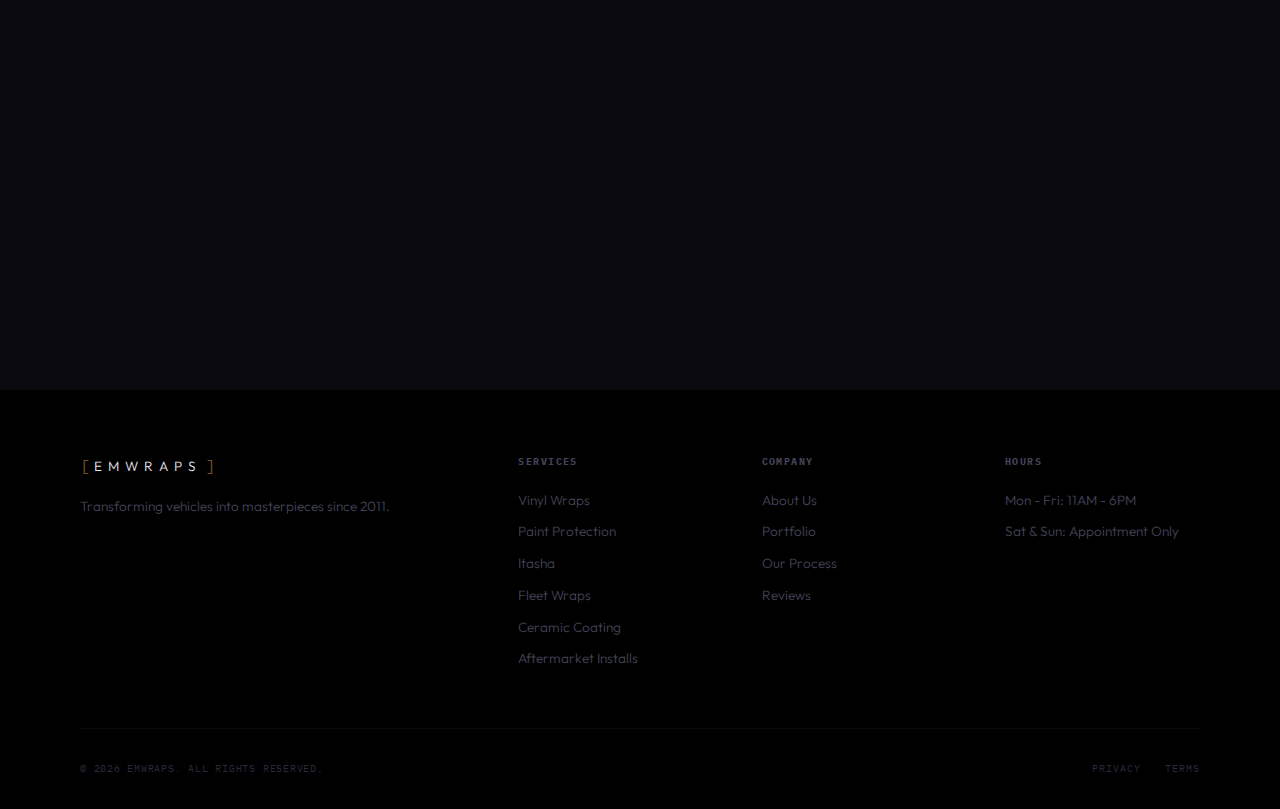
<file: privacy.html>
<!DOCTYPE html>
<html lang="en">

<head>
    <meta charset="UTF-8">
    <meta name="viewport" content="width=device-width, initial-scale=1.0">
    <title>Privacy Policy — EMWRAPS | Vehicle Wrap Shop Seattle</title>
    <meta name="description"
        content="EMWRAPS Privacy Policy. Learn how we collect, use, and safeguard your personal information including SMS messaging consent and data sharing practices.">
    <meta name="robots" content="index, follow">
    <meta name="author" content="EMWRAPS">
    <link rel="canonical" href="https://emwraps.net/privacy/">

    <!-- Favicon -->
    <link rel="icon" type="image/png" href="img/logo/icon.png">
    <link rel="apple-touch-icon" href="img/logo/icon.png">

    <!-- Fonts -->
    <link rel="preconnect" href="https://fonts.googleapis.com">
    <link rel="preconnect" href="https://fonts.gstatic.com" crossorigin>
    <link
        href="https://fonts.googleapis.com/css2?family=Space+Mono:wght@400;700&family=Outfit:wght@200;300;400;500;600;700;800;900&family=IBM+Plex+Mono:wght@300;400;500&display=swap"
        rel="stylesheet">
    <link rel="stylesheet" href="styles.css">
    <link rel="stylesheet" href="legal.css">
    <link rel="sitemap" type="application/xml" title="Sitemap" href="/sitemap.xml">

    <!-- Breadcrumb Structured Data -->
    <script type="application/ld+json">
    {
        "@context": "https://schema.org",
        "@type": "BreadcrumbList",
        "itemListElement": [
            {
                "@type": "ListItem",
                "position": 1,
                "name": "Home",
                "item": "https://emwraps.net/"
            },
            {
                "@type": "ListItem",
                "position": 2,
                "name": "Privacy Policy",
                "item": "https://emwraps.net/privacy/"
            }
        ]
    }
    </script>
</head>

<body>
    <!-- Custom Cursor -->
    <div class="cursor" id="cursor">
        <div class="cursor-dot"></div>
        <div class="cursor-ring"></div>
    </div>

    <!-- Noise Overlay -->
    <div class="noise-overlay"></div>

    <!-- Scanline -->
    <div class="scanline"></div>

    <!-- Vignette -->
    <div class="vignette"></div>

    <!-- Navigation -->
    <nav id="navbar">
        <div class="nav-container">
            <a href="index.html" class="nav-logo">
                <span class="logo-bracket">[</span>
                <span class="logo-text">EMWRAPS</span>
                <span class="logo-bracket">]</span>
            </a>
            <ul class="nav-links">
                <li><a href="index.html" class="nav-link"><span class="nav-index">01</span>Home</a></li>
                <li><a href="index.html#services" class="nav-link"><span class="nav-index">02</span>Services</a></li>
                <li><a href="index.html#gallery" class="nav-link"><span class="nav-index">03</span>Gallery</a></li>
                <li><a href="index.html#contact" class="nav-link"><span class="nav-index">04</span>Contact</a></li>
            </ul>
            <a href="index.html#contact" class="nav-cta">
                <span class="cta-dot"></span>
                Get a Quote
            </a>
            <button class="nav-hamburger" id="hamburger" aria-label="Toggle menu">
                <span></span>
                <span></span>
                <span></span>
            </button>
        </div>
    </nav>

    <!-- Mobile Menu -->
    <div class="mobile-menu" id="mobile-menu">
        <ul class="mobile-links">
            <li><a href="index.html" class="mobile-link"><span class="mobile-index">01</span>Home</a></li>
            <li><a href="index.html#services" class="mobile-link"><span class="mobile-index">02</span>Services</a></li>
            <li><a href="index.html#gallery" class="mobile-link"><span class="mobile-index">03</span>Gallery</a></li>
            <li><a href="index.html#contact" class="mobile-link"><span class="mobile-index">04</span>Contact</a></li>
        </ul>
    </div>

    <!-- Legal Hero -->
    <section class="section legal-hero-section">
        <div class="container">
            <div class="legal-hero-content" data-animate="reveal">
                <div class="legal-breadcrumb mono">
                    <a href="index.html">Home</a>
                    <span class="legal-breadcrumb-sep">/</span>
                    <span>Privacy Policy</span>
                </div>
                <h1 class="legal-hero-title">Privacy <span class="accent">Policy</span></h1>
                <div class="legal-effective-date mono">
                    <span class="legal-date-label">EFFECTIVE DATE</span>
                    <span class="legal-date-divider">—</span>
                    <span class="legal-date-value">January 2026</span>
                </div>
            </div>
        </div>
    </section>

    <!-- Legal Content -->
    <section class="section legal-content-section">
        <div class="container">
            <div class="legal-content" data-animate="reveal">
                <div class="legal-intro">
                    <p>EMWRAPS ("Company," "we," "our," or "us") respects your privacy and is committed to protecting
                        your personal information. This Privacy Policy explains how we collect, use, and safeguard your
                        information when you visit <a href="https://www.emwraps.net"
                            class="legal-link">https://www.emwraps.net</a> or use our services.</p>
                </div>

                <div class="legal-section" data-animate="reveal">
                    <div class="legal-section-header">
                        <span class="legal-section-index mono">01</span>
                        <h2 class="legal-section-title">Information We Collect</h2>
                    </div>
                    <div class="legal-section-body">
                        <p>We may collect the following information:</p>
                        <ul class="legal-list">
                            <li>Name</li>
                            <li>Mobile phone number</li>
                            <li>Email address</li>
                            <li>Vehicle information</li>
                            <li>Appointment details</li>
                            <li>Service history</li>
                        </ul>
                        <p>When you provide your mobile number and opt in, you consent to receive SMS messages as
                            described below.</p>
                    </div>
                </div>

                <div class="legal-section" data-animate="reveal">
                    <div class="legal-section-header">
                        <span class="legal-section-index mono">02</span>
                        <h2 class="legal-section-title">How We Use Your Information</h2>
                    </div>
                    <div class="legal-section-body">
                        <p>We use the information collected to:</p>
                        <ul class="legal-list">
                            <li>Schedule and confirm appointments</li>
                            <li>Send service reminders</li>
                            <li>Provide vehicle status updates</li>
                            <li>Send estimates and invoices</li>
                            <li>Send promotional offers (if opted in)</li>
                            <li>Respond to customer inquiries</li>
                        </ul>
                    </div>
                </div>

                <div class="legal-section" data-animate="reveal">
                    <div class="legal-section-header">
                        <span class="legal-section-index mono">03</span>
                        <h2 class="legal-section-title">SMS Communications</h2>
                    </div>
                    <div class="legal-section-body">
                        <p>If you provide your mobile phone number and opt in through our booking form, you may receive
                            SMS messages from EMWRAPS regarding:</p>
                        <ul class="legal-list">
                            <li>Appointment confirmations</li>
                            <li>Appointment reminders</li>
                            <li>Service updates</li>
                            <li>Estimates and invoices</li>
                            <li>Promotional offers</li>
                        </ul>
                        <div class="legal-callout">
                            <div class="legal-callout-item">
                                <span class="legal-callout-label mono">FREQUENCY</span>
                                <span class="legal-callout-value">Message frequency varies.</span>
                            </div>
                            <div class="legal-callout-item">
                                <span class="legal-callout-label mono">RATES</span>
                                <span class="legal-callout-value">Message & data rates may apply.</span>
                            </div>
                            <div class="legal-callout-item">
                                <span class="legal-callout-label mono">OPT-OUT</span>
                                <span class="legal-callout-value">Reply STOP to unsubscribe.</span>
                            </div>
                            <div class="legal-callout-item">
                                <span class="legal-callout-label mono">HELP</span>
                                <span class="legal-callout-value">Reply HELP for assistance.</span>
                            </div>
                        </div>
                        <p class="legal-highlight">Consent to receive SMS messages is not a condition of purchase.</p>
                    </div>
                </div>

                <div class="legal-section" data-animate="reveal">
                    <div class="legal-section-header">
                        <span class="legal-section-index mono">04</span>
                        <h2 class="legal-section-title">Data Sharing Policy</h2>
                    </div>
                    <div class="legal-section-body">
                        <p class="legal-highlight">No mobile information will be shared with third parties or affiliates
                            for marketing or promotional purposes. All SMS consent is exclusive to EMWRAPS.</p>
                        <p>We do not sell, rent, or trade your personal information.</p>
                    </div>
                </div>

                <div class="legal-section" data-animate="reveal">
                    <div class="legal-section-header">
                        <span class="legal-section-index mono">05</span>
                        <h2 class="legal-section-title">Data Security</h2>
                    </div>
                    <div class="legal-section-body">
                        <p>We implement reasonable administrative, technical, and physical safeguards to protect your
                            information.</p>
                    </div>
                </div>

                <div class="legal-section" data-animate="reveal">
                    <div class="legal-section-header">
                        <span class="legal-section-index mono">06</span>
                        <h2 class="legal-section-title">Your Rights</h2>
                    </div>
                    <div class="legal-section-body">
                        <p>You may request to:</p>
                        <ul class="legal-list">
                            <li>Access your personal data</li>
                            <li>Correct inaccuracies</li>
                            <li>Delete your information</li>
                            <li>Opt out of SMS at any time</li>
                        </ul>
                        <div class="legal-contact-block">
                            <div class="legal-contact-item">
                                <span class="legal-contact-label mono">EMAIL</span>
                                <a href="mailto:info@emwraps.net" class="legal-link">info@emwraps.net</a>
                            </div>
                            <div class="legal-contact-item">
                                <span class="legal-contact-label mono">PHONE</span>
                                <a href="tel:2063835328" class="legal-link">206-383-5328</a>
                            </div>
                        </div>
                    </div>
                </div>

                <div class="legal-section" data-animate="reveal">
                    <div class="legal-section-header">
                        <span class="legal-section-index mono">07</span>
                        <h2 class="legal-section-title">Changes to This Policy</h2>
                    </div>
                    <div class="legal-section-body">
                        <p>We may update this Privacy Policy from time to time. Updates will be posted on this page.</p>
                    </div>
                </div>
            </div>
        </div>
    </section>

    <!-- Footer -->
    <footer class="footer">
        <div class="container">
            <div class="footer-top">
                <div class="footer-brand">
                    <a href="index.html" class="nav-logo">
                        <span class="logo-bracket">[</span>
                        <span class="logo-text">EMWRAPS</span>
                        <span class="logo-bracket">]</span>
                    </a>
                    <p class="footer-tagline">Transforming vehicles into masterpieces since 2011.</p>
                </div>
                <div class="footer-links-group">
                    <h4 class="mono">SERVICES</h4>
                    <ul>
                        <li><a href="vinyl.html">Vinyl Wraps</a></li>
                        <li><a href="ppf.html">Paint Protection</a></li>
                        <li><a href="itasha.html">Itasha</a></li>
                        <li><a href="fleet.html">Fleet Wraps</a></li>
                        <li><a href="ceramic.html">Ceramic Coating</a></li>
                        <li><a href="aftermarket.html">Aftermarket Installs</a></li>
                    </ul>
                </div>
                <div class="footer-links-group">
                    <h4 class="mono">COMPANY</h4>
                    <ul>
                        <li><a href="index.html">About Us</a></li>
                        <li><a href="index.html#gallery">Portfolio</a></li>
                        <li><a href="index.html#process">Our Process</a></li>
                        <li><a href="index.html#testimonials">Reviews</a></li>
                    </ul>
                </div>
                <div class="footer-links-group">
                    <h4 class="mono">HOURS</h4>
                    <ul>
                        <li>Mon - Fri: 11AM - 6PM</li>
                        <li>Sat &amp; Sun: Appointment Only</li>
                    </ul>
                </div>
            </div>
            <div class="footer-bottom">
                <p class="mono">&copy; 2026 EMWRAPS. ALL RIGHTS RESERVED.</p>
                <div class="footer-bottom-links">
                    <a href="privacy.html" class="mono">PRIVACY</a>
                    <a href="terms.html" class="mono">TERMS</a>
                </div>
            </div>
        </div>
    </footer>

    <!-- Scripts -->
    <script src="legal.js"></script>
</body>

</html>
</file>
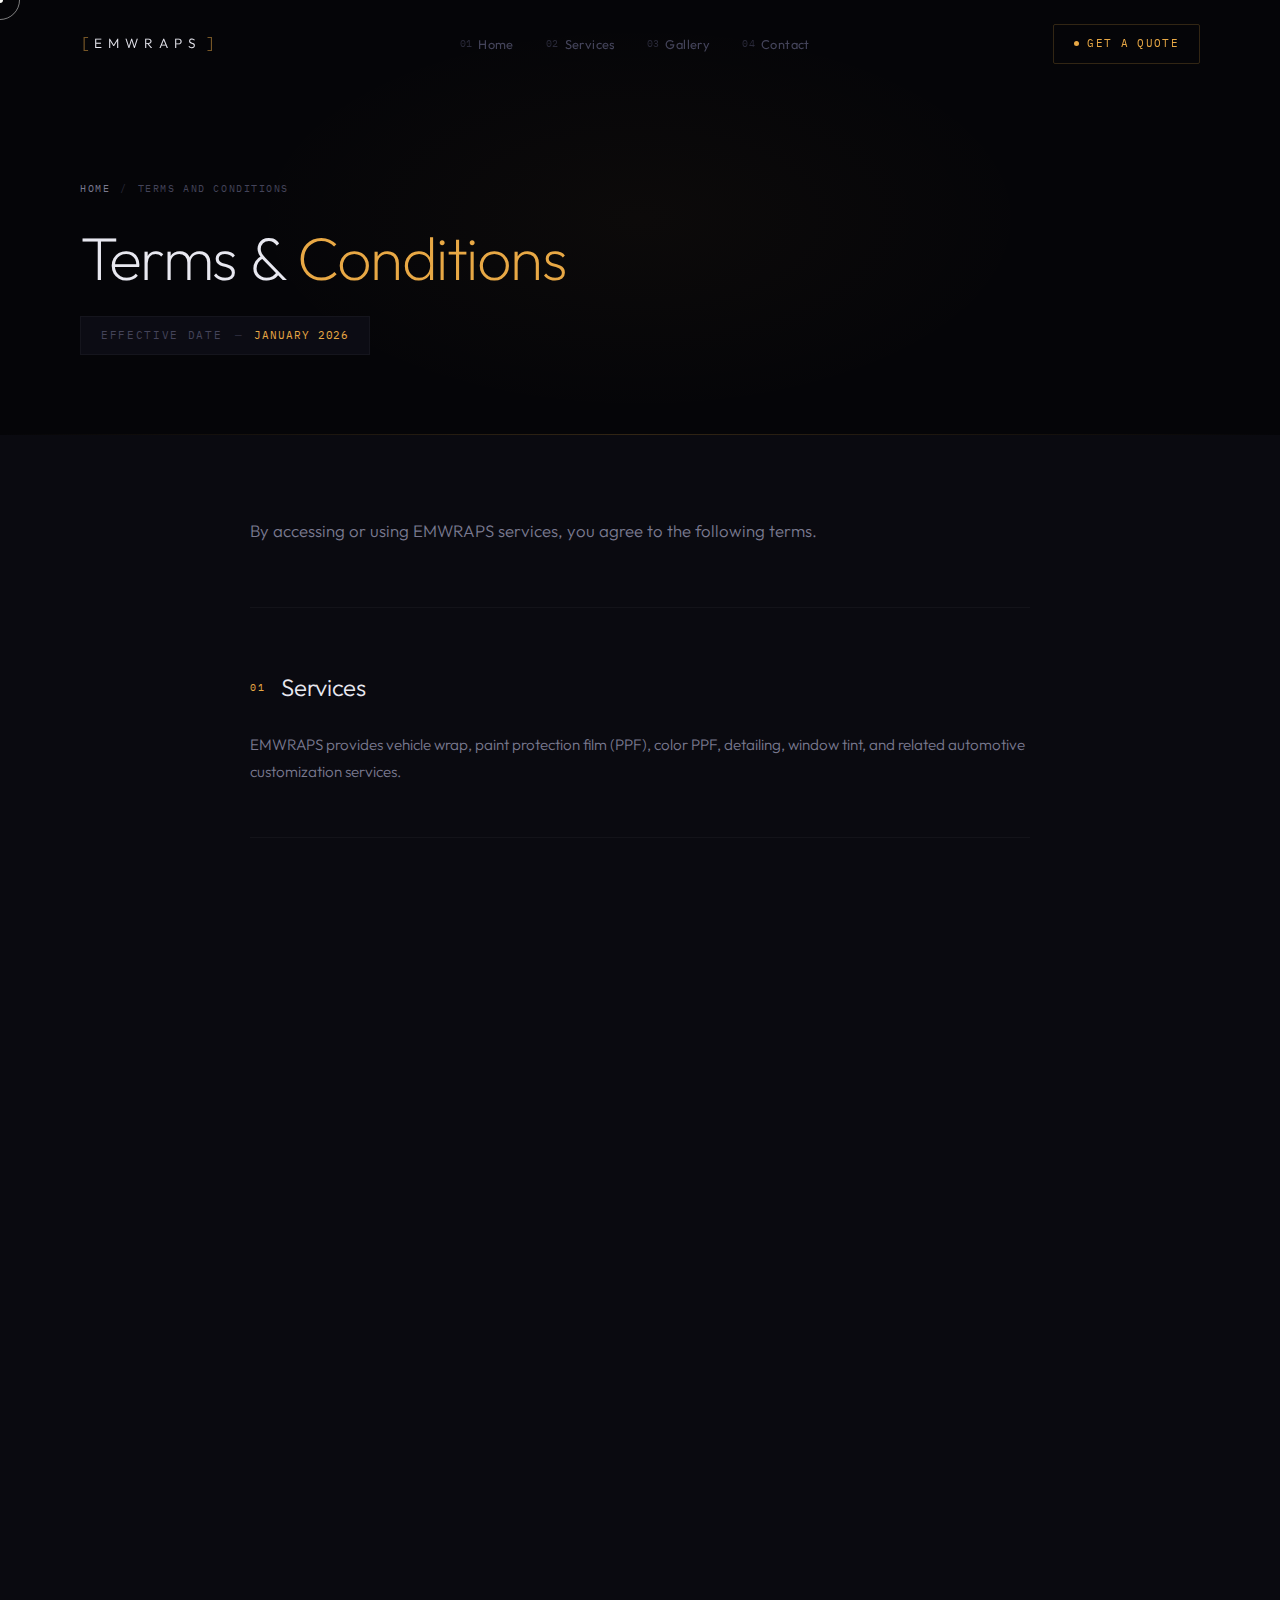
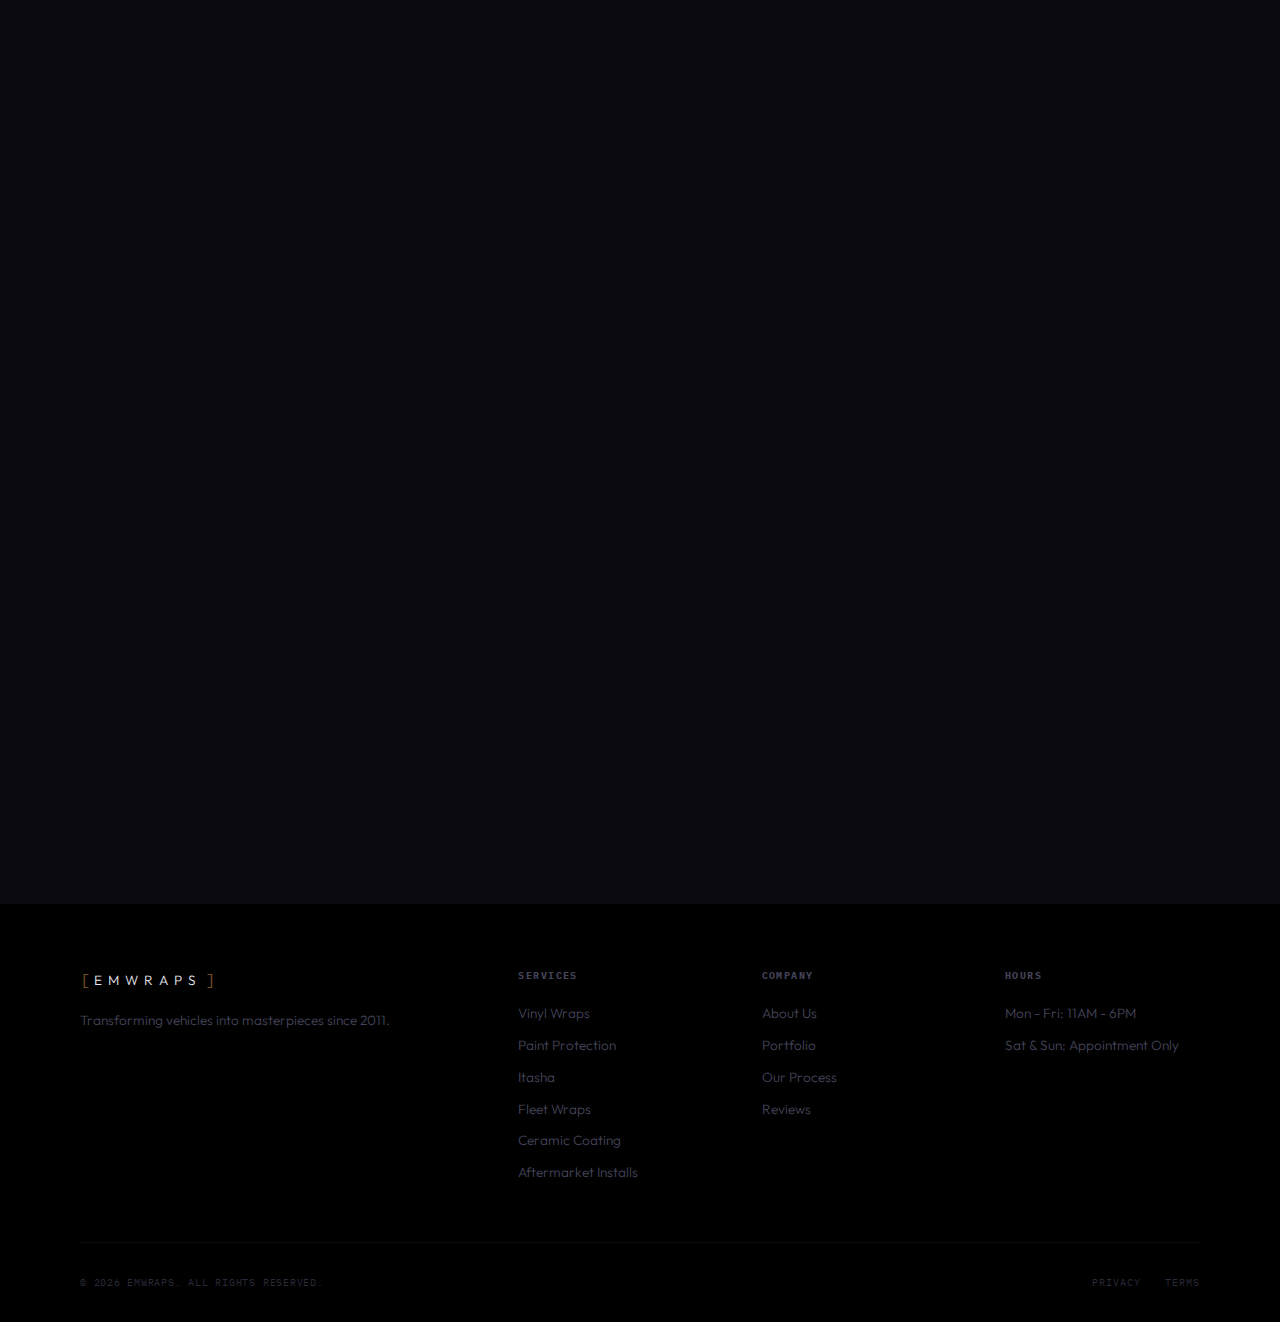
<file: terms.html>
<!DOCTYPE html>
<html lang="en">

<head>
    <meta charset="UTF-8">
    <meta name="viewport" content="width=device-width, initial-scale=1.0">
    <title>Terms and Conditions — EMWRAPS | Vehicle Wrap Shop Seattle</title>
    <meta name="description"
        content="EMWRAPS Terms and Conditions. Review our service terms, SMS messaging terms, cancellation policy, and liability information for vehicle wrap and customization services.">
    <meta name="robots" content="index, follow">
    <meta name="author" content="EMWRAPS">
    <link rel="canonical" href="https://emwraps.net/terms/">

    <!-- Favicon -->
    <link rel="icon" type="image/png" href="img/logo/icon.png">
    <link rel="apple-touch-icon" href="img/logo/icon.png">

    <!-- Fonts -->
    <link rel="preconnect" href="https://fonts.googleapis.com">
    <link rel="preconnect" href="https://fonts.gstatic.com" crossorigin>
    <link
        href="https://fonts.googleapis.com/css2?family=Space+Mono:wght@400;700&family=Outfit:wght@200;300;400;500;600;700;800;900&family=IBM+Plex+Mono:wght@300;400;500&display=swap"
        rel="stylesheet">
    <link rel="stylesheet" href="styles.css">
    <link rel="stylesheet" href="legal.css">
    <link rel="sitemap" type="application/xml" title="Sitemap" href="/sitemap.xml">

    <!-- Breadcrumb Structured Data -->
    <script type="application/ld+json">
    {
        "@context": "https://schema.org",
        "@type": "BreadcrumbList",
        "itemListElement": [
            {
                "@type": "ListItem",
                "position": 1,
                "name": "Home",
                "item": "https://emwraps.net/"
            },
            {
                "@type": "ListItem",
                "position": 2,
                "name": "Terms and Conditions",
                "item": "https://emwraps.net/terms/"
            }
        ]
    }
    </script>
</head>

<body>
    <!-- Custom Cursor -->
    <div class="cursor" id="cursor">
        <div class="cursor-dot"></div>
        <div class="cursor-ring"></div>
    </div>

    <!-- Noise Overlay -->
    <div class="noise-overlay"></div>

    <!-- Scanline -->
    <div class="scanline"></div>

    <!-- Vignette -->
    <div class="vignette"></div>

    <!-- Navigation -->
    <nav id="navbar">
        <div class="nav-container">
            <a href="index.html" class="nav-logo">
                <span class="logo-bracket">[</span>
                <span class="logo-text">EMWRAPS</span>
                <span class="logo-bracket">]</span>
            </a>
            <ul class="nav-links">
                <li><a href="index.html" class="nav-link"><span class="nav-index">01</span>Home</a></li>
                <li><a href="index.html#services" class="nav-link"><span class="nav-index">02</span>Services</a></li>
                <li><a href="index.html#gallery" class="nav-link"><span class="nav-index">03</span>Gallery</a></li>
                <li><a href="index.html#contact" class="nav-link"><span class="nav-index">04</span>Contact</a></li>
            </ul>
            <a href="index.html#contact" class="nav-cta">
                <span class="cta-dot"></span>
                Get a Quote
            </a>
            <button class="nav-hamburger" id="hamburger" aria-label="Toggle menu">
                <span></span>
                <span></span>
                <span></span>
            </button>
        </div>
    </nav>

    <!-- Mobile Menu -->
    <div class="mobile-menu" id="mobile-menu">
        <ul class="mobile-links">
            <li><a href="index.html" class="mobile-link"><span class="mobile-index">01</span>Home</a></li>
            <li><a href="index.html#services" class="mobile-link"><span class="mobile-index">02</span>Services</a></li>
            <li><a href="index.html#gallery" class="mobile-link"><span class="mobile-index">03</span>Gallery</a></li>
            <li><a href="index.html#contact" class="mobile-link"><span class="mobile-index">04</span>Contact</a></li>
        </ul>
    </div>

    <!-- Legal Hero -->
    <section class="section legal-hero-section">
        <div class="container">
            <div class="legal-hero-content" data-animate="reveal">
                <div class="legal-breadcrumb mono">
                    <a href="index.html">Home</a>
                    <span class="legal-breadcrumb-sep">/</span>
                    <span>Terms and Conditions</span>
                </div>
                <h1 class="legal-hero-title">Terms & <span class="accent">Conditions</span></h1>
                <div class="legal-effective-date mono">
                    <span class="legal-date-label">EFFECTIVE DATE</span>
                    <span class="legal-date-divider">—</span>
                    <span class="legal-date-value">January 2026</span>
                </div>
            </div>
        </div>
    </section>

    <!-- Legal Content -->
    <section class="section legal-content-section">
        <div class="container">
            <div class="legal-content" data-animate="reveal">
                <div class="legal-intro">
                    <p>By accessing or using EMWRAPS services, you agree to the following terms.</p>
                </div>

                <div class="legal-section" data-animate="reveal">
                    <div class="legal-section-header">
                        <span class="legal-section-index mono">01</span>
                        <h2 class="legal-section-title">Services</h2>
                    </div>
                    <div class="legal-section-body">
                        <p>EMWRAPS provides vehicle wrap, paint protection film (PPF), color PPF, detailing, window
                            tint, and related automotive customization services.</p>
                    </div>
                </div>

                <div class="legal-section" data-animate="reveal">
                    <div class="legal-section-header">
                        <span class="legal-section-index mono">02</span>
                        <h2 class="legal-section-title">Appointments and Payments</h2>
                    </div>
                    <div class="legal-section-body">
                        <ul class="legal-list">
                            <li>Appointments may require a deposit.</li>
                            <li>Final pricing may vary based on vehicle condition.</li>
                            <li>Estimates are subject to inspection.</li>
                        </ul>
                    </div>
                </div>

                <div class="legal-section" data-animate="reveal">
                    <div class="legal-section-header">
                        <span class="legal-section-index mono">03</span>
                        <h2 class="legal-section-title">SMS Terms of Service</h2>
                    </div>
                    <div class="legal-section-body">
                        <p>By providing your mobile phone number and checking the consent checkbox on the booking form
                            at
                            <a href="https://www.emwraps.net/booking"
                                class="legal-link">https://www.emwraps.net/booking</a>,
                            you agree to receive SMS messages from EMWRAPS regarding:
                        </p>
                        <ul class="legal-list">
                            <li>Appointment confirmations</li>
                            <li>Service reminders</li>
                            <li>Service updates</li>
                            <li>Estimates and invoices</li>
                            <li>Promotional offers</li>
                        </ul>
                        <div class="legal-callout">
                            <div class="legal-callout-item">
                                <span class="legal-callout-label mono">FREQUENCY</span>
                                <span class="legal-callout-value">Message frequency varies.</span>
                            </div>
                            <div class="legal-callout-item">
                                <span class="legal-callout-label mono">RATES</span>
                                <span class="legal-callout-value">Message & data rates may apply.</span>
                            </div>
                            <div class="legal-callout-item">
                                <span class="legal-callout-label mono">OPT-OUT</span>
                                <span class="legal-callout-value">Reply STOP to unsubscribe.</span>
                            </div>
                            <div class="legal-callout-item">
                                <span class="legal-callout-label mono">HELP</span>
                                <span class="legal-callout-value">Reply HELP for assistance.</span>
                            </div>
                        </div>
                        <p class="legal-highlight">Consent is not required as a condition of purchase.</p>
                    </div>
                </div>

                <div class="legal-section" data-animate="reveal">
                    <div class="legal-section-header">
                        <span class="legal-section-index mono">04</span>
                        <h2 class="legal-section-title">Cancellation Policy</h2>
                    </div>
                    <div class="legal-section-body">
                        <p>Appointments canceled within 24 hours may be subject to a fee.</p>
                    </div>
                </div>

                <div class="legal-section" data-animate="reveal">
                    <div class="legal-section-header">
                        <span class="legal-section-index mono">05</span>
                        <h2 class="legal-section-title">Limitation of Liability</h2>
                    </div>
                    <div class="legal-section-body">
                        <p>EMWRAPS is not responsible for pre-existing vehicle conditions or manufacturer defects.</p>
                    </div>
                </div>

                <div class="legal-section" data-animate="reveal">
                    <div class="legal-section-header">
                        <span class="legal-section-index mono">06</span>
                        <h2 class="legal-section-title">Governing Law</h2>
                    </div>
                    <div class="legal-section-body">
                        <p>These terms are governed by the laws of the State of Washington.</p>
                    </div>
                </div>
            </div>
        </div>
    </section>

    <!-- Footer -->
    <footer class="footer">
        <div class="container">
            <div class="footer-top">
                <div class="footer-brand">
                    <a href="index.html" class="nav-logo">
                        <span class="logo-bracket">[</span>
                        <span class="logo-text">EMWRAPS</span>
                        <span class="logo-bracket">]</span>
                    </a>
                    <p class="footer-tagline">Transforming vehicles into masterpieces since 2011.</p>
                </div>
                <div class="footer-links-group">
                    <h4 class="mono">SERVICES</h4>
                    <ul>
                        <li><a href="vinyl.html">Vinyl Wraps</a></li>
                        <li><a href="ppf.html">Paint Protection</a></li>
                        <li><a href="itasha.html">Itasha</a></li>
                        <li><a href="fleet.html">Fleet Wraps</a></li>
                        <li><a href="ceramic.html">Ceramic Coating</a></li>
                        <li><a href="aftermarket.html">Aftermarket Installs</a></li>
                    </ul>
                </div>
                <div class="footer-links-group">
                    <h4 class="mono">COMPANY</h4>
                    <ul>
                        <li><a href="index.html">About Us</a></li>
                        <li><a href="index.html#gallery">Portfolio</a></li>
                        <li><a href="index.html#process">Our Process</a></li>
                        <li><a href="index.html#testimonials">Reviews</a></li>
                    </ul>
                </div>
                <div class="footer-links-group">
                    <h4 class="mono">HOURS</h4>
                    <ul>
                        <li>Mon - Fri: 11AM - 6PM</li>
                        <li>Sat &amp; Sun: Appointment Only</li>
                    </ul>
                </div>
            </div>
            <div class="footer-bottom">
                <p class="mono">&copy; 2026 EMWRAPS. ALL RIGHTS RESERVED.</p>
                <div class="footer-bottom-links">
                    <a href="privacy.html" class="mono">PRIVACY</a>
                    <a href="terms.html" class="mono">TERMS</a>
                </div>
            </div>
        </div>
    </footer>

    <!-- Scripts -->
    <script src="legal.js"></script>
</body>

</html>
</file>
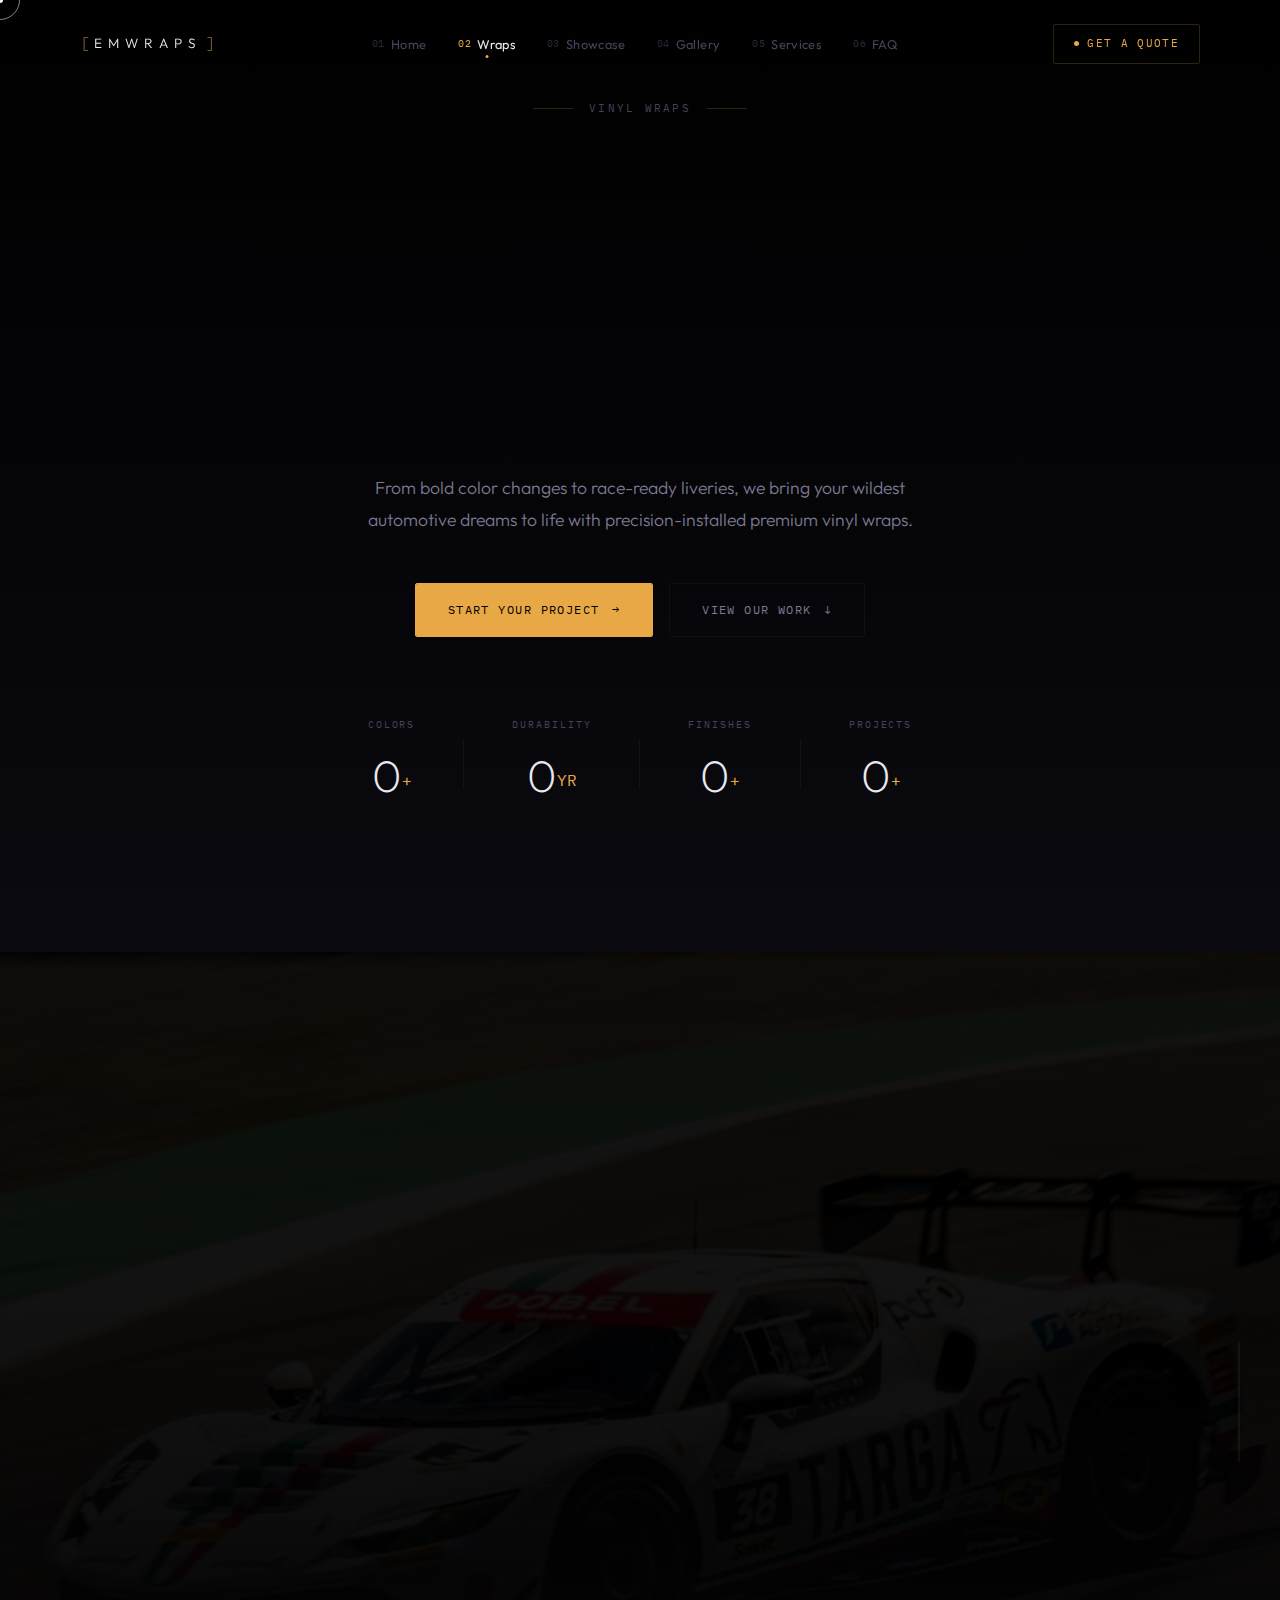
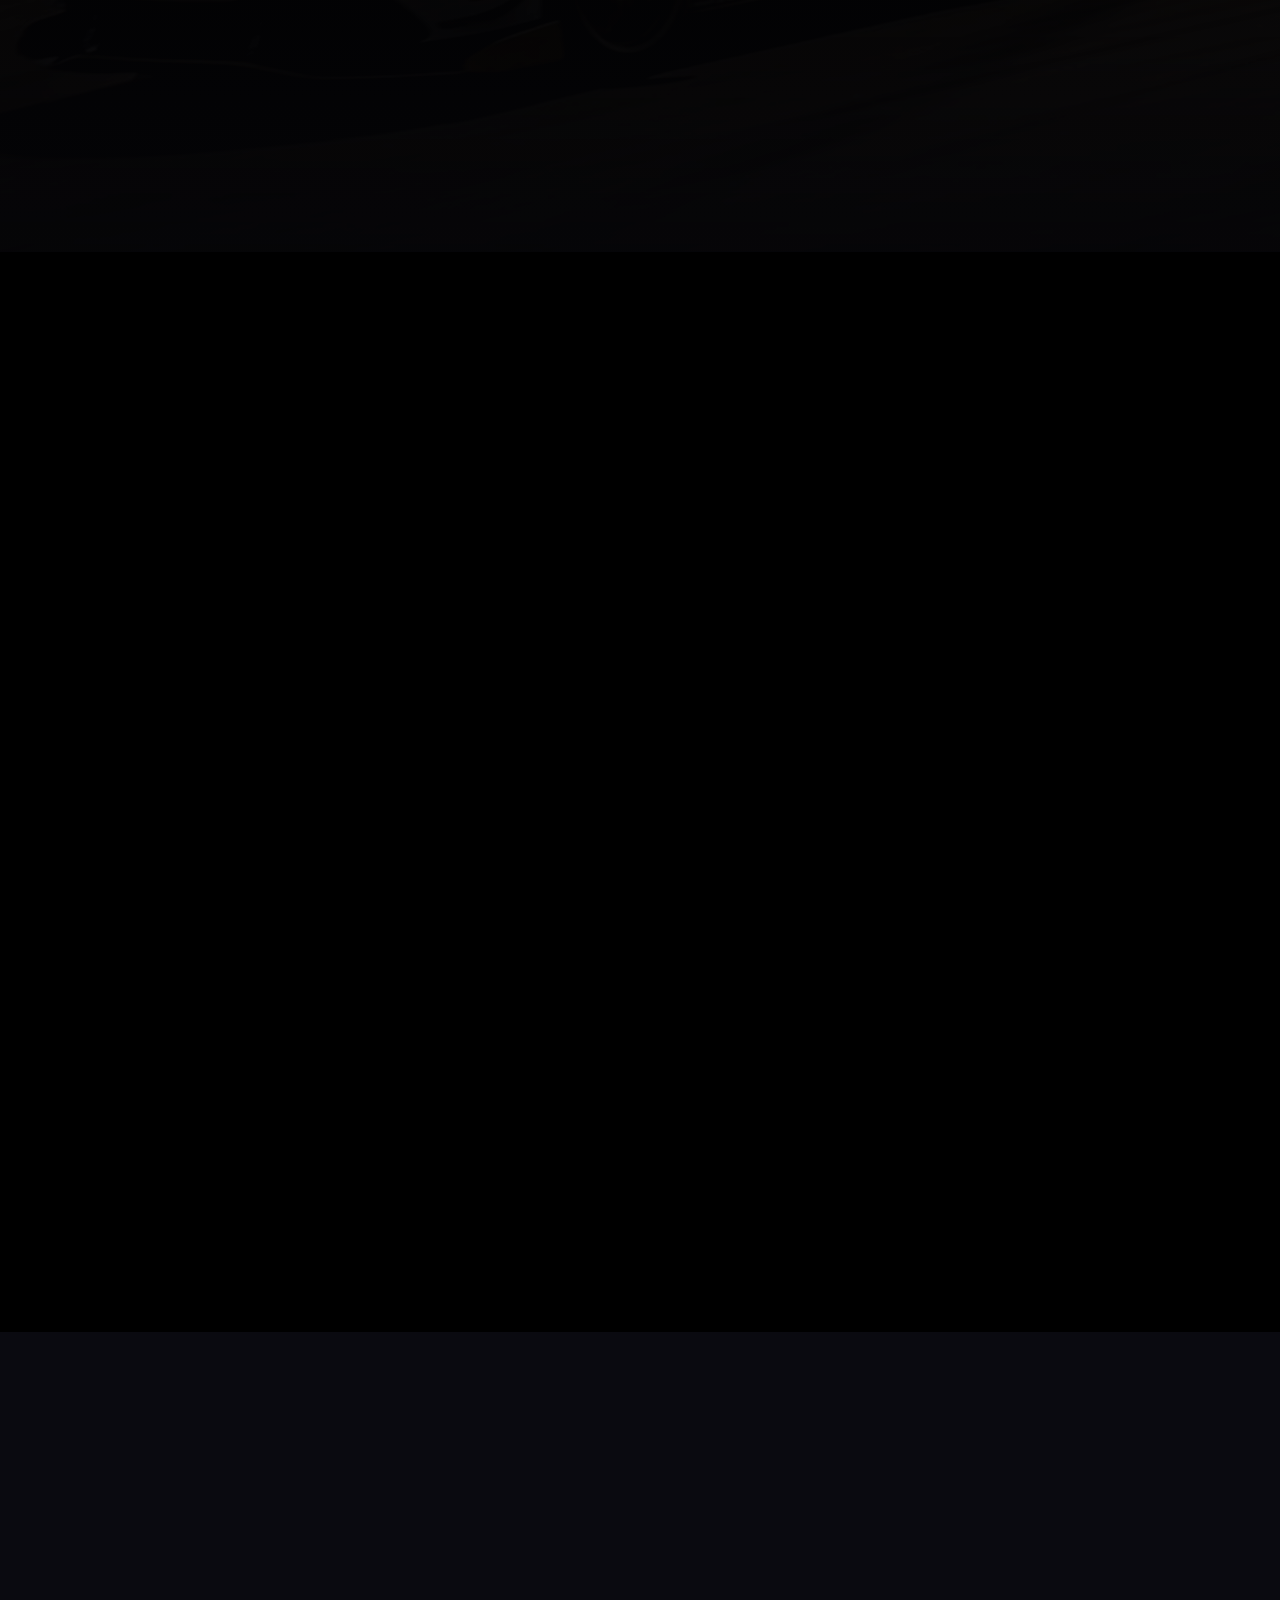
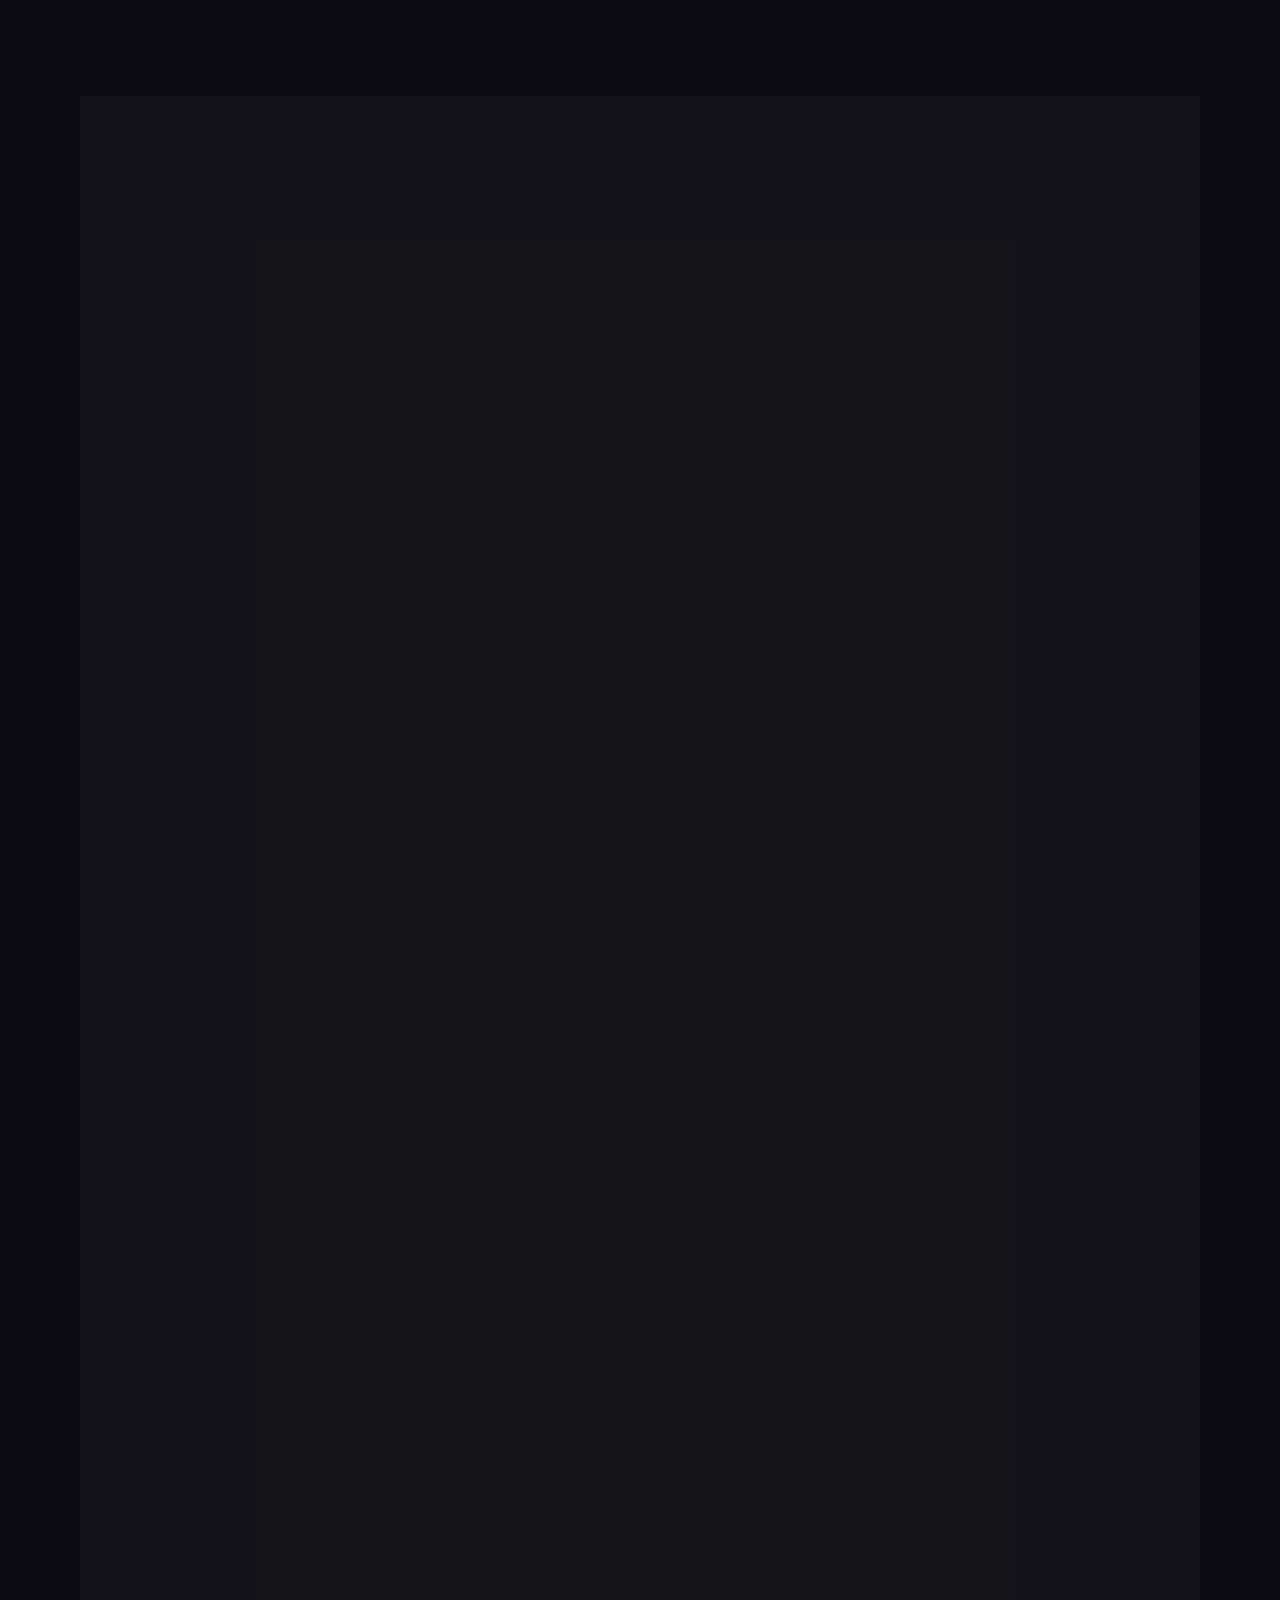
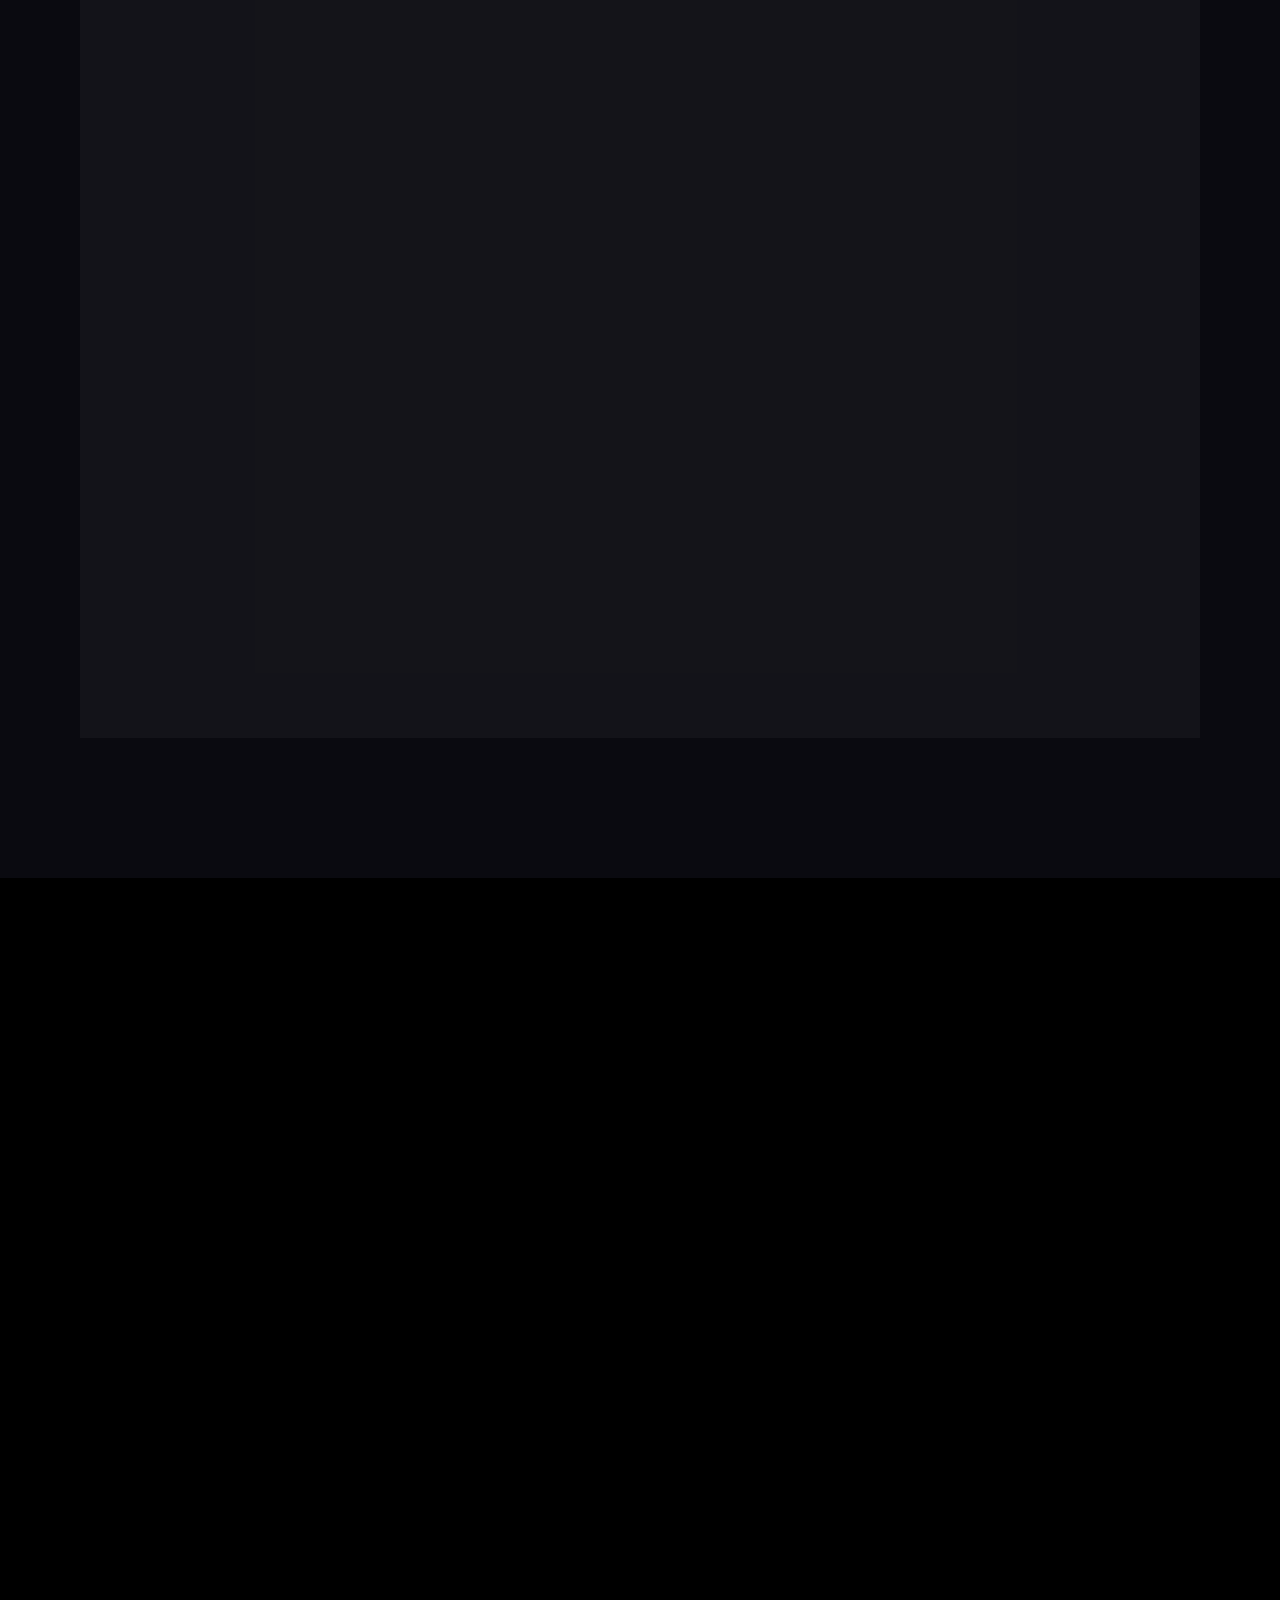
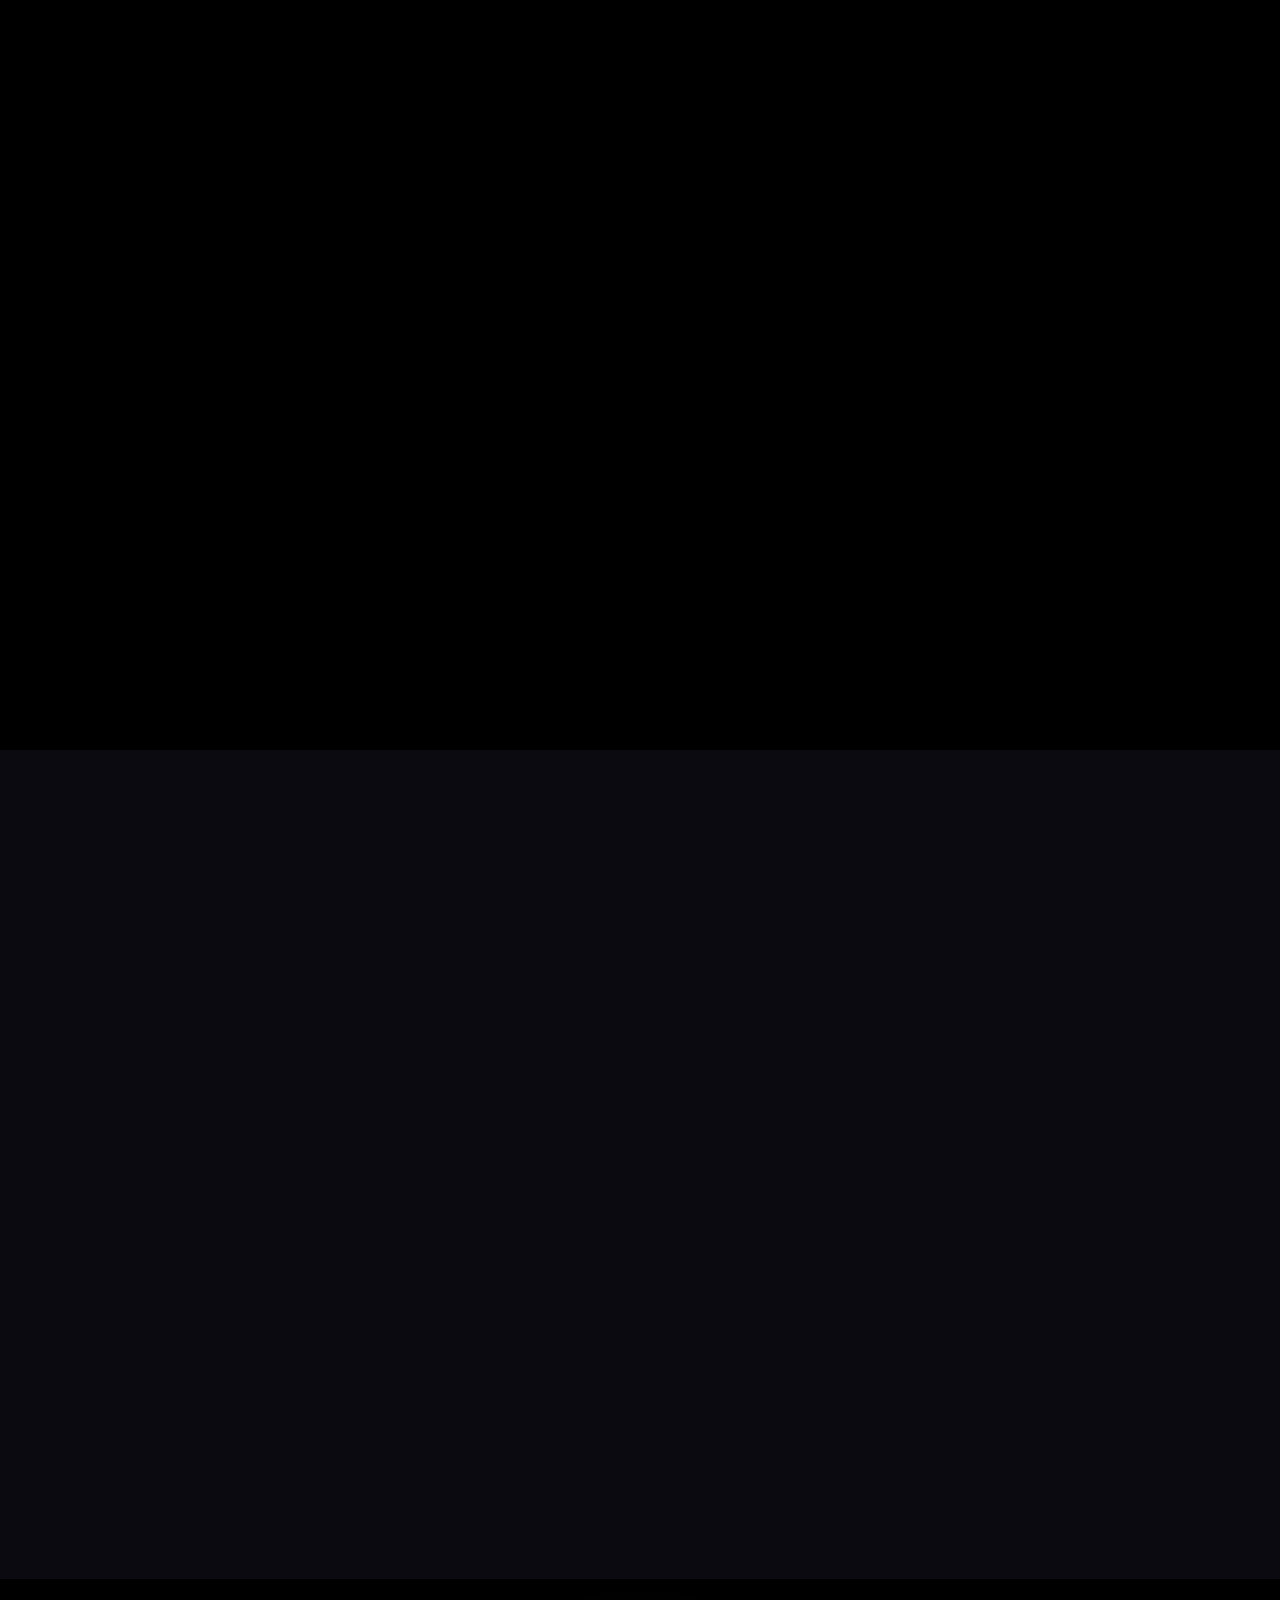
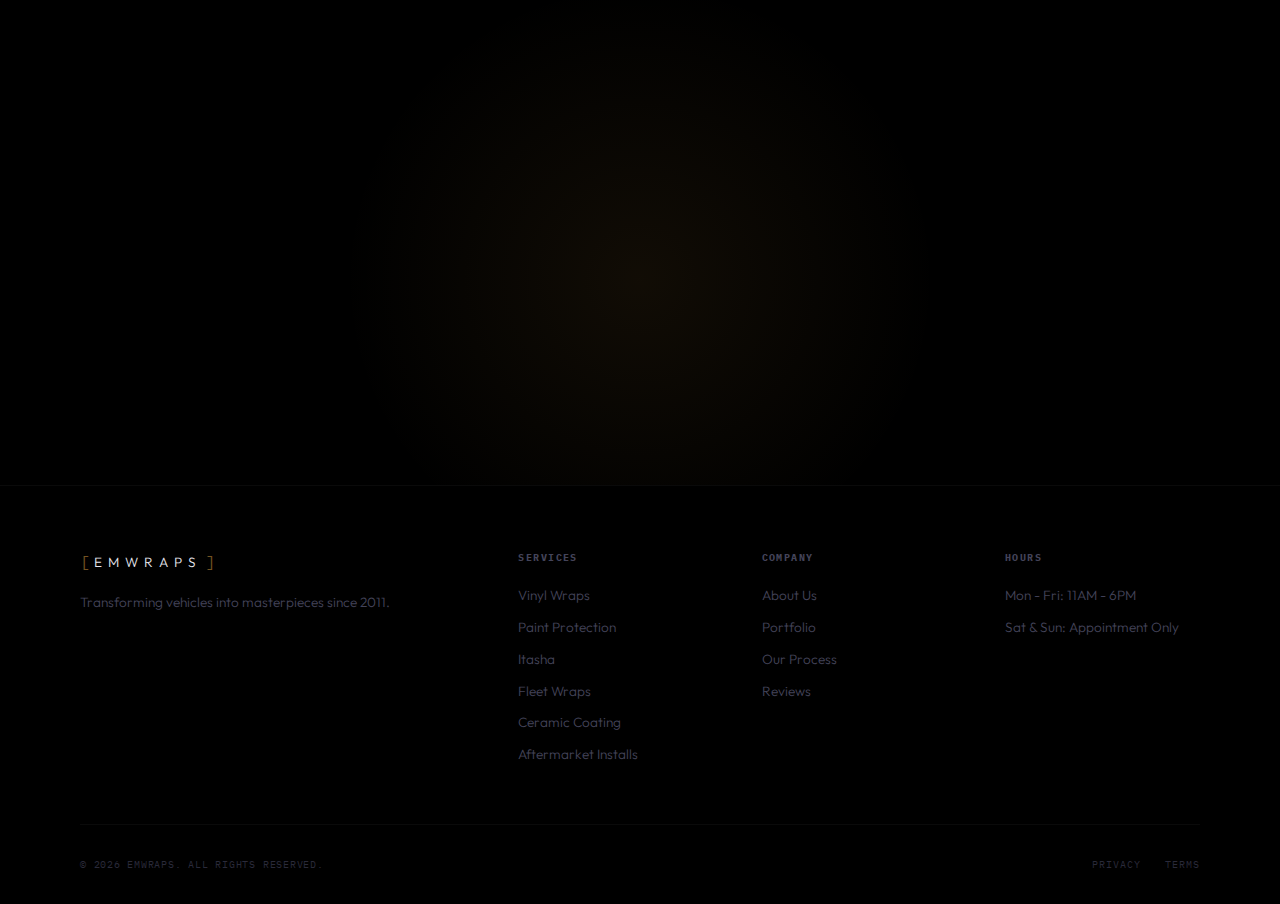
<file: vinyl.html>
<!DOCTYPE html>
<html lang="en">

<head>
    <meta charset="UTF-8">
    <meta name="viewport" content="width=device-width, initial-scale=1.0">
    <title>Vinyl Wraps Seattle | Color Change, Custom & Race Liveries — EMWRAPS</title>
    <meta name="description"
        content="Premium vinyl wrap services in Seattle by EMWRAPS. Color change wraps, custom designs, race team liveries & show-quality installations for exotic and luxury vehicles. 1900 Airport Way S, Seattle WA. (206) 383-5328.">
    <meta name="keywords"
        content="vinyl wrap Seattle, color change wrap Seattle, custom car wrap, race livery wrap, vehicle wrap near me, full body wrap, matte wrap, gloss wrap, satin wrap, 3M wrap, Avery wrap, EMWRAPS Seattle">
    <meta name="robots" content="index, follow">
    <meta name="author" content="EMWRAPS">
    <meta name="geo.region" content="US-WA">
    <meta name="geo.placename" content="Seattle">
    <meta name="geo.position" content="47.5808;-122.3264">
    <meta name="ICBM" content="47.5808, -122.3264">
    <link rel="canonical" href="https://emwraps.net/vinyl.html">

    <!-- Favicon -->
    <link rel="icon" type="image/png" href="img/logo/icon.png">
    <link rel="apple-touch-icon" href="img/logo/icon.png">

    <!-- Open Graph -->
    <meta property="og:type" content="website">
    <meta property="og:title" content="Vinyl Wraps Seattle — EMWRAPS">
    <meta property="og:description"
        content="Color change wraps, custom designs & race liveries for exotic vehicles. Award-winning wrap shop in Seattle. Call (206) 383-5328.">
    <meta property="og:image" content="https://emwraps.net/img/logo/emw_logo_full.png">
    <meta property="og:url" content="https://emwraps.net/vinyl.html">
    <meta property="og:site_name" content="EMWRAPS">
    <meta property="og:locale" content="en_US">

    <!-- Twitter Card -->
    <meta name="twitter:card" content="summary_large_image">
    <meta name="twitter:title" content="Vinyl Wraps Seattle — EMWRAPS">
    <meta name="twitter:description"
        content="Color change wraps, custom designs & race liveries for exotic vehicles in Seattle.">
    <meta name="twitter:image" content="https://emwraps.net/img/logo/emw_logo_full.png">

    <!-- Fonts -->
    <link rel="preconnect" href="https://fonts.googleapis.com">
    <link rel="preconnect" href="https://fonts.gstatic.com" crossorigin>
    <link
        href="https://fonts.googleapis.com/css2?family=Space+Mono:wght@400;700&family=Outfit:wght@200;300;400;500;600;700;800;900&family=IBM+Plex+Mono:wght@300;400;500&display=swap"
        rel="stylesheet">
    <link rel="stylesheet" href="styles.css">
    <link rel="stylesheet" href="subpage.css">
    <link rel="sitemap" type="application/xml" title="Sitemap" href="/sitemap.xml">

    <!-- Service Structured Data -->
    <script type="application/ld+json">
    {
        "@context": "https://schema.org",
        "@type": "Service",
        "name": "Vinyl Wraps",
        "description": "Premium vinyl wrap services including color change wraps, custom designs, race team liveries, and show-quality installations for exotic and luxury vehicles.",
        "provider": {
            "@type": "AutoRepair",
            "name": "EMWRAPS",
            "url": "https://emwraps.net",
            "telephone": "+1-206-383-5328",
            "address": {
                "@type": "PostalAddress",
                "streetAddress": "1900 Airport Way S #103",
                "addressLocality": "Seattle",
                "addressRegion": "WA",
                "postalCode": "98134",
                "addressCountry": "US"
            },
            "geo": {
                "@type": "GeoCoordinates",
                "latitude": 47.5808,
                "longitude": -122.3264
            }
        },
        "areaServed": [
            { "@type": "City", "name": "Seattle" },
            { "@type": "City", "name": "Bellevue" },
            { "@type": "City", "name": "Tacoma" },
            { "@type": "City", "name": "Kirkland" },
            { "@type": "City", "name": "Redmond" },
            { "@type": "State", "name": "Washington" }
        ],
        "serviceType": "Vehicle Vinyl Wrapping"
    }
    </script>

    <!-- Breadcrumb Structured Data -->
    <script type="application/ld+json">
    {
        "@context": "https://schema.org",
        "@type": "BreadcrumbList",
        "itemListElement": [
            {
                "@type": "ListItem",
                "position": 1,
                "name": "Home",
                "item": "https://emwraps.net/"
            },
            {
                "@type": "ListItem",
                "position": 2,
                "name": "Vinyl Wraps",
                "item": "https://emwraps.net/vinyl.html"
            }
        ]
    }
    </script>
</head>

<body>
    <!-- Custom Cursor -->
    <div class="cursor" id="cursor">
        <div class="cursor-dot"></div>
        <div class="cursor-ring"></div>
    </div>

    <!-- Noise Overlay -->
    <div class="noise-overlay"></div>
    <!-- Scanline -->
    <div class="scanline"></div>
    <!-- Vignette -->
    <div class="vignette"></div>

    <!-- Navigation -->
    <nav id="navbar">
        <div class="nav-container">
            <a href="index.html" class="nav-logo">
                <span class="logo-bracket">[</span>
                <span class="logo-text">EMWRAPS</span>
                <span class="logo-bracket">]</span>
            </a>
            <ul class="nav-links">
                <li><a href="index.html" class="nav-link"><span class="nav-index">01</span>Home</a></li>
                <li><a href="#vinyl-hero" class="nav-link active" data-section="vinyl-hero"><span
                            class="nav-index">02</span>Wraps</a></li>
                <li><a href="#vinyl-showcase" class="nav-link" data-section="vinyl-showcase"><span
                            class="nav-index">03</span>Showcase</a></li>
                <li><a href="#vinyl-gallery" class="nav-link" data-section="vinyl-gallery"><span
                            class="nav-index">04</span>Gallery</a></li>
                <li><a href="#vinyl-services" class="nav-link" data-section="vinyl-services"><span
                            class="nav-index">05</span>Services</a></li>
                <li><a href="#vinyl-faq" class="nav-link" data-section="vinyl-faq"><span
                            class="nav-index">06</span>FAQ</a></li>
            </ul>
            <a href="index.html#contact" class="nav-cta">
                <span class="cta-dot"></span>
                Get a Quote
            </a>
            <button class="nav-hamburger" id="hamburger" aria-label="Toggle menu">
                <span></span>
                <span></span>
                <span></span>
            </button>
        </div>
    </nav>

    <!-- Mobile Menu -->
    <div class="mobile-menu" id="mobile-menu">
        <ul class="mobile-links">
            <li><a href="index.html" class="mobile-link"><span class="mobile-index">01</span>Home</a></li>
            <li><a href="#vinyl-hero" class="mobile-link"><span class="mobile-index">02</span>Wraps</a></li>
            <li><a href="#vinyl-showcase" class="mobile-link"><span class="mobile-index">03</span>Showcase</a></li>
            <li><a href="#vinyl-gallery" class="mobile-link"><span class="mobile-index">04</span>Gallery</a></li>
            <li><a href="#vinyl-services" class="mobile-link"><span class="mobile-index">05</span>Services</a></li>
            <li><a href="#vinyl-faq" class="mobile-link"><span class="mobile-index">06</span>FAQ</a></li>
        </ul>
    </div>

    <!-- Hero Section -->
    <section id="vinyl-hero" class="section hero-section"
        style="background: linear-gradient(180deg, var(--bg-void) 0%, var(--bg-secondary) 100%);">
        <div class="hero-content">
            <div class="hero-tag" data-animate="reveal">
                <span class="tag-line"></span>
                <span class="tag-text mono">VINYL WRAPS</span>
                <span class="tag-line"></span>
            </div>
            <h1 class="hero-title" data-animate="reveal" data-delay="200">
                <span class="title-line"><span class="title-word" data-animate="word">Transform</span></span>
                <span class="title-line"><span class="title-word accent" data-animate="word">Your</span> <span
                        class="title-word" data-animate="word">Vision</span></span>
                <span class="title-line"><span class="title-word" data-animate="word">Into</span> <span
                        class="title-word accent" data-animate="word">Reality</span></span>
            </h1>
            <p class="hero-subtitle" data-animate="reveal" data-delay="600">
                From bold color changes to race-ready liveries, we bring your wildest automotive dreams to life
                with precision-installed premium vinyl wraps.
            </p>
            <div class="hero-actions" data-animate="reveal" data-delay="800">
                <a href="index.html#contact" class="btn btn-primary">
                    <span class="btn-text">Start Your Project</span>
                    <span class="btn-arrow">→</span>
                    <span class="btn-bg"></span>
                </a>
                <a href="#vinyl-gallery" class="btn btn-ghost">
                    <span class="btn-text">View Our Work</span>
                    <span class="btn-arrow">↓</span>
                </a>
            </div>
            <!-- Vinyl Stats -->
            <div class="hero-telemetry" data-animate="reveal" data-delay="1000">
                <div class="telemetry-item">
                    <span class="tele-label mono">COLORS</span>
                    <span class="tele-value" data-count="100">0</span>
                    <span class="tele-suffix">+</span>
                </div>
                <div class="telemetry-divider"></div>
                <div class="telemetry-item">
                    <span class="tele-label mono">DURABILITY</span>
                    <span class="tele-value" data-count="7">0</span>
                    <span class="tele-suffix">YR</span>
                </div>
                <div class="telemetry-divider"></div>
                <div class="telemetry-item">
                    <span class="tele-label mono">FINISHES</span>
                    <span class="tele-value" data-count="12">0</span>
                    <span class="tele-suffix">+</span>
                </div>
                <div class="telemetry-divider"></div>
                <div class="telemetry-item">
                    <span class="tele-label mono">PROJECTS</span>
                    <span class="tele-value" data-count="500">0</span>
                    <span class="tele-suffix">+</span>
                </div>
            </div>
        </div>
        <div class="scroll-indicator" data-animate="reveal" data-delay="1200">
            <div class="scroll-line">
                <div class="scroll-dot"></div>
            </div>
            <span class="mono">SCROLL</span>
        </div>
    </section>

    <!-- Showcase Section -->
    <section id="vinyl-showcase" class="showcase-section">
        <div class="showcase-sticky">
            <!-- Main car image -->
            <div class="showcase-car-wrapper">
                <img src="img/vinyl_wrap/custom_wrap/race_team/ferrari_296_challenge_2025/ferrari_296_challange_2025_1.PNG"
                    alt="Ferrari 296 Challenge 2025 Race Livery by EMWRAPS" class="showcase-car-img" id="showcase-car">
            </div>
            <!-- Detail close-up -->
            <div class="showcase-detail-wrapper" id="showcase-detail">
                <img src="img/vinyl_wrap/custom_wrap/race_team/ferrari_296_challenge_2025/ferrari_296_challange_2025_2.PNG"
                    alt="Ferrari 296 Challenge Detail" class="showcase-detail-img" id="showcase-detail-img">
                <div class="detail-border"></div>
            </div>
            <!-- HUD data overlays -->
            <div class="showcase-hud" id="showcase-hud">
                <div class="shud-top-left">
                    <div class="shud-label mono">FEATURED PROJECT</div>
                    <div class="shud-line"></div>
                </div>
                <div class="shud-center">
                    <div class="shud-title-wrap">
                        <h2 class="shud-title" id="shud-title">Ferrari 296 Challenge</h2>
                        <div class="shud-subtitle mono" id="shud-subtitle">RACE LIVERY — 2025 SEASON</div>
                    </div>
                </div>
                <div class="shud-data-strip" id="shud-data">
                    <div class="shud-data-item">
                        <span class="shud-data-label mono">MATERIAL</span>
                        <span class="shud-data-value" id="shud-material">3M 2080</span>
                    </div>
                    <div class="shud-data-divider"></div>
                    <div class="shud-data-item">
                        <span class="shud-data-label mono">COVERAGE</span>
                        <span class="shud-data-value" id="shud-coverage">Full Body</span>
                    </div>
                    <div class="shud-data-divider"></div>
                    <div class="shud-data-item">
                        <span class="shud-data-label mono">FINISH</span>
                        <span class="shud-data-value" id="shud-finish">CUSTOM LIVERY</span>
                    </div>
                    <div class="shud-data-divider"></div>
                    <div class="shud-data-item">
                        <span class="shud-data-label mono">TYPE</span>
                        <span class="shud-data-value" id="shud-warranty">Race Livery</span>
                    </div>
                </div>
                <!-- Corner brackets -->
                <div class="shud-bracket shud-bracket-tl"></div>
                <div class="shud-bracket shud-bracket-tr"></div>
                <div class="shud-bracket shud-bracket-bl"></div>
                <div class="shud-bracket shud-bracket-br"></div>
            </div>

            <!-- Car Selector -->
            <div class="car-selector" id="car-selector">
                <div class="car-selector-track">
                    <div class="car-selector-line"></div>
                    <button class="car-selector-item active" id="car-select-0" data-index="0"
                        data-main="img/vinyl_wrap/custom_wrap/race_team/ferrari_296_challenge_2025/ferrari_296_challange_2025_1.PNG"
                        data-detail="img/vinyl_wrap/custom_wrap/race_team/ferrari_296_challenge_2025/ferrari_296_challange_2025_2.PNG"
                        data-title="Ferrari 296 Challenge" data-subtitle="RACE LIVERY — 2025 SEASON"
                        data-material="3M 2080" data-coverage="Full Body" data-finish="CUSTOM LIVERY"
                        data-warranty="Race Livery">
                        <div class="car-selector-thumb">
                            <img src="img/vinyl_wrap/custom_wrap/race_team/ferrari_296_challenge_2025/ferrari_296_challange_2025_1.PNG"
                                alt="Ferrari 296 Challenge">
                        </div>
                        <div class="car-selector-info">
                            <span class="car-selector-name">296 Challenge</span>
                            <span class="car-selector-type mono">RACE LIVERY</span>
                        </div>
                        <div class="car-selector-dot"></div>
                    </button>
                    <button class="car-selector-item" id="car-select-1" data-index="1"
                        data-main="img/vinyl_wrap/custom_wrap/911_livery.jpg"
                        data-detail="img/vinyl_wrap/custom_wrap/911_livery.jpg" data-title="Porsche 911"
                        data-subtitle="918 SPYDER SALZBURG TRIBUTE" data-material="3M 2080" data-coverage="Full Body"
                        data-finish="SALZBURG LIVERY" data-warranty="Custom Design">
                        <div class="car-selector-thumb">
                            <img src="img/vinyl_wrap/custom_wrap/911_livery.jpg" alt="Porsche 911 Salzburg">
                        </div>
                        <div class="car-selector-info">
                            <span class="car-selector-name">911 Salzburg</span>
                            <span class="car-selector-type mono">CUSTOM LIVERY</span>
                        </div>
                        <div class="car-selector-dot"></div>
                    </button>
                    <button class="car-selector-item" id="car-select-2" data-index="2"
                        data-main="img/vinyl_wrap/custom_wrap/Tesla_cybertruck_dragon.jpg"
                        data-detail="img/vinyl_wrap/custom_wrap/Tesla_cybertruck_dragon.jpg"
                        data-title="Tesla Cybertruck" data-subtitle="DRAGON CUSTOM WRAP" data-material="3M 2080"
                        data-coverage="Full Body" data-finish="CUSTOM DESIGN" data-warranty="Custom Wrap">
                        <div class="car-selector-thumb">
                            <img src="img/vinyl_wrap/custom_wrap/Tesla_cybertruck_dragon.jpg"
                                alt="Tesla Cybertruck Dragon">
                        </div>
                        <div class="car-selector-info">
                            <span class="car-selector-name">Cybertruck</span>
                            <span class="car-selector-type mono">CUSTOM WRAP</span>
                        </div>
                        <div class="car-selector-dot"></div>
                    </button>
                </div>
            </div>

            <!-- Progress indicator -->
            <div class="showcase-progress">
                <div class="showcase-progress-bar" id="showcase-progress-bar"></div>
            </div>
        </div>
    </section>

    <!-- Gallery Section -->
    <section id="vinyl-gallery" class="section sub-gallery-section">
        <div class="container">
            <div class="section-header" data-animate="reveal">
                <div class="section-header-top">
                    <span class="section-index mono">03</span>
                    <span class="section-line"></span>
                    <span class="section-tag mono">PORTFOLIO</span>
                </div>
                <h2 class="section-title">Featured <span class="accent">Projects</span></h2>
                <p class="section-desc">From daily drivers to race-winning machines — our work speaks volumes.</p>
            </div>
            <div class="sub-gallery-grid">
                <!-- Ferrari 296 Challenge 2025 -->
                <div class="sub-gallery-item sub-gallery-item--large" data-animate="reveal" data-delay="0">
                    <img src="img/vinyl_wrap/custom_wrap/race_team/ferrari_296_challenge_2025/ferrari_296_challange_2025_1.PNG"
                        alt="Ferrari 296 Challenge 2025 Race Livery by EMWRAPS" loading="lazy">
                    <div class="sub-gallery-overlay">
                        <span class="sub-gallery-tag mono">RACE LIVERY</span>
                        <h3>Ferrari 296 Challenge</h3>
                        <p>2025 Season — Targa Racing</p>
                    </div>
                </div>
                <!-- Macau Grand Prix 2024 -->
                <div class="sub-gallery-item" data-animate="reveal" data-delay="100">
                    <img src="img/vinyl_wrap/custom_wrap/race_team/Macau Prand Prix 2024/emwraps_1732066504_3505150344768255892_5673697168.jpg"
                        alt="Macau Grand Prix 2024 Race Car Wrap by EMWRAPS" loading="lazy">
                    <div class="sub-gallery-overlay">
                        <span class="sub-gallery-tag mono">MACAU GP 2024</span>
                        <h3>Macau Grand Prix</h3>
                        <p>Race Livery — International</p>
                    </div>
                </div>
                <!-- Porsche 911 Salzburg -->
                <div class="sub-gallery-item" data-animate="reveal" data-delay="200">
                    <img src="img/vinyl_wrap/custom_wrap/Red 911 transformed with a bespoke livery inspired by the Porsche 918 Spyder's Salzburg design.jpg"
                        alt="Porsche 911 Salzburg Racing Livery by EMWRAPS" loading="lazy">
                    <div class="sub-gallery-overlay">
                        <span class="sub-gallery-tag mono">SALZBURG LIVERY</span>
                        <h3>Porsche 911</h3>
                        <p>918 Spyder Salzburg Tribute</p>
                    </div>
                </div>
                <!-- Tesla Cybertruck Color Change -->
                <div class="sub-gallery-item" data-animate="reveal" data-delay="100">
                    <img src="img/vinyl_wrap/color_change/Snapinsta.app_439162245_852444053564044_5089946910896019681_n_1080.jpg"
                        alt="Tesla Cybertruck Wrap by EMWRAPS" loading="lazy">
                    <div class="sub-gallery-overlay">
                        <span class="sub-gallery-tag mono">COLOR CHANGE</span>
                        <h3>Tesla Cybertruck</h3>
                        <p>Satin Black Full Wrap</p>
                    </div>
                </div>
                <!-- Tesla Cybertruck Dragon -->
                <div class="sub-gallery-item sub-gallery-item--large" data-animate="reveal" data-delay="200">
                    <img src="img/vinyl_wrap/custom_wrap/Tesla_cybertruck_dragon.jpg"
                        alt="Tesla Cybertruck Dragon Custom Wrap by EMWRAPS" loading="lazy">
                    <div class="sub-gallery-overlay">
                        <span class="sub-gallery-tag mono">CUSTOM DESIGN</span>
                        <h3>Tesla Cybertruck</h3>
                        <p>Dragon Custom Wrap</p>
                    </div>
                </div>
                <!-- Toyota GR86 Initial D -->
                <div class="sub-gallery-item" data-animate="reveal" data-delay="100">
                    <img src="img/vinyl_wrap/custom_wrap/gr86_/581028447_18410956165185169_8329218484353894262_n.jpg"
                        alt="Toyota GR86 Initial D Wrap by EMWRAPS" loading="lazy">
                    <div class="sub-gallery-overlay">
                        <span class="sub-gallery-tag mono">CUSTOM DESIGN</span>
                        <h3>Toyota GR86</h3>
                        <p>Initial D Tofu Shop Tribute</p>
                    </div>
                </div>
                <!-- Ferrari Challenge Paddock -->
                <div class="sub-gallery-item" data-animate="reveal" data-delay="200">
                    <img src="img/vinyl_wrap/custom_wrap/race_team/ferrari_challenge_1.jpg"
                        alt="Ferrari Challenge Race Car Wrap" loading="lazy">
                    <div class="sub-gallery-overlay">
                        <span class="sub-gallery-tag mono">RACE LIVERY</span>
                        <h3>Ferrari Challenge</h3>
                        <p>In-Paddock Installation</p>
                    </div>
                </div>
                <!-- Tesla Model 3 Show Build -->
                <div class="sub-gallery-item" data-animate="reveal" data-delay="100">
                    <img src="img/vinyl_wrap/custom_wrap/Snapinsta.app_404889116_737859501725047_755355910922992144_n_1080.jpg"
                        alt="Custom Tesla Show Car by EMWRAPS" loading="lazy">
                    <div class="sub-gallery-overlay">
                        <span class="sub-gallery-tag mono">SHOW BUILD</span>
                        <h3>Tesla Model 3</h3>
                        <p>Custom Show Build — Sunset Stance</p>
                    </div>
                </div>
                <!-- Macau GP Detail -->
                <div class="sub-gallery-item sub-gallery-item--large" data-animate="reveal" data-delay="200">
                    <img src="img/vinyl_wrap/custom_wrap/race_team/Macau Prand Prix 2024/emwraps_1732066504_3505150344793312409_5673697168.jpg"
                        alt="Macau Grand Prix Race Car Detail by EMWRAPS" loading="lazy">
                    <div class="sub-gallery-overlay">
                        <span class="sub-gallery-tag mono">MACAU GP 2024</span>
                        <h3>Macau GP Ferrari</h3>
                        <p>Race Livery Detail Shot</p>
                    </div>
                </div>
            </div>
        </div>
    </section>

    <!-- Services Section -->
    <section id="vinyl-services" class="section sub-services-section">
        <div class="container">
            <div class="section-header" data-animate="reveal">
                <div class="section-header-top">
                    <span class="section-index mono">04</span>
                    <span class="section-line"></span>
                    <span class="section-tag mono">OUR SERVICES</span>
                </div>
                <h2 class="section-title">Wrap <span class="accent">Options</span></h2>
                <p class="section-desc">Whatever your style demands, we deliver at the highest level.</p>
            </div>
            <div class="sub-services-grid">
                <div class="sub-service-card" data-animate="reveal" data-delay="0">
                    <div class="card-index mono">01</div>
                    <div class="card-line"></div>
                    <div class="sub-service-icon">
                        <svg width="32" height="32" viewBox="0 0 24 24" fill="none" stroke="currentColor"
                            stroke-width="1.5">
                            <circle cx="12" cy="12" r="10" />
                            <path d="M12 2a15.3 15.3 0 0 1 4 10 15.3 15.3 0 0 1-4 10" />
                            <path d="M2 12h20" />
                        </svg>
                    </div>
                    <h3 class="sub-service-title">Color Change</h3>
                    <p class="sub-service-desc">Complete color transformations using premium cast vinyl. Matte, satin,
                        gloss, metallic — endless possibilities without permanent paint.</p>
                    <ul class="sub-service-features">
                        <li>3M & Avery Dennison films</li>
                        <li>100+ colors & finishes</li>
                        <li>Fully reversible</li>
                    </ul>
                </div>
                <div class="sub-service-card" data-animate="reveal" data-delay="100">
                    <div class="card-index mono">02</div>
                    <div class="card-line"></div>
                    <div class="sub-service-icon">
                        <svg width="32" height="32" viewBox="0 0 24 24" fill="none" stroke="currentColor"
                            stroke-width="1.5">
                            <path d="M12 2L2 7l10 5 10-5-10-5z" />
                            <path d="M2 17l10 5 10-5" />
                            <path d="M2 12l10 5 10-5" />
                        </svg>
                    </div>
                    <h3 class="sub-service-title">Custom Designs</h3>
                    <p class="sub-service-desc">One-of-a-kind graphics, prints, and designs. From show-quality builds to
                        themed tribute cars — we handle it all.</p>
                    <ul class="sub-service-features">
                        <li>In-house design team</li>
                        <li>Printed & cut graphics</li>
                        <li>Show-ready finishes</li>
                    </ul>
                </div>
                <div class="sub-service-card" data-animate="reveal" data-delay="200">
                    <div class="card-index mono">03</div>
                    <div class="card-line"></div>
                    <div class="sub-service-icon">
                        <svg width="32" height="32" viewBox="0 0 24 24" fill="none" stroke="currentColor"
                            stroke-width="1.5">
                            <path d="M13 2L3 14h9l-1 8 10-12h-9l1-8z" />
                        </svg>
                    </div>
                    <h3 class="sub-service-title">Race Team Liveries</h3>
                    <p class="sub-service-desc">Trackside installation for professional race teams. We wrap Ferrari
                        Challenge cars at the paddock with race-day turnaround.</p>
                    <ul class="sub-service-features">
                        <li>Paddock installations</li>
                        <li>Sponsor placement</li>
                        <li>Race-day turnaround</li>
                    </ul>
                </div>
                <div class="sub-service-card" data-animate="reveal" data-delay="300">
                    <div class="card-index mono">04</div>
                    <div class="card-line"></div>
                    <div class="sub-service-icon">
                        <svg width="32" height="32" viewBox="0 0 24 24" fill="none" stroke="currentColor"
                            stroke-width="1.5">
                            <rect x="3" y="3" width="18" height="18" rx="2" />
                            <path d="M3 9h18" />
                            <path d="M9 21V9" />
                        </svg>
                    </div>
                    <h3 class="sub-service-title">Partial Wraps</h3>
                    <p class="sub-service-desc">Accent panels, roof wraps, mirror caps, and trim pieces. Add
                        personality without a full commitment.</p>
                    <ul class="sub-service-features">
                        <li>Roof & pillar wraps</li>
                        <li>Chrome delete</li>
                        <li>Accent customization</li>
                    </ul>
                </div>
            </div>
        </div>
    </section>

    <!-- FAQ Section -->
    <section id="vinyl-faq" class="section sub-faq-section">
        <div class="container">
            <div class="section-header" data-animate="reveal">
                <div class="section-header-top">
                    <span class="section-index mono">05</span>
                    <span class="section-line"></span>
                    <span class="section-tag mono">FAQ</span>
                </div>
                <h2 class="section-title">Common <span class="accent">Questions</span></h2>
            </div>
            <div class="sub-faq-list">
                <div class="sub-faq-item" data-animate="reveal" data-delay="0">
                    <button class="sub-faq-question">
                        <span>How long does a vinyl wrap last?</span>
                        <span class="sub-faq-icon mono">+</span>
                    </button>
                    <div class="sub-faq-answer">
                        <p>A professionally installed vinyl wrap typically lasts 5–7 years. With proper care (hand
                            washing, garage parking), some wraps can maintain their look even longer. We only use
                            premium cast films from 3M and Avery Dennison.</p>
                    </div>
                </div>
                <div class="sub-faq-item" data-animate="reveal" data-delay="100">
                    <button class="sub-faq-question">
                        <span>Will a wrap damage my paint?</span>
                        <span class="sub-faq-icon mono">+</span>
                    </button>
                    <div class="sub-faq-answer">
                        <p>No. When professionally removed, vinyl wraps actually protect the underlying paint. Your
                            factory paint will be preserved in the condition it was in before wrapping. In fact, many
                            owners use wraps specifically to protect their OEM finish.</p>
                    </div>
                </div>
                <div class="sub-faq-item" data-animate="reveal" data-delay="200">
                    <button class="sub-faq-question">
                        <span>How long does the installation take?</span>
                        <span class="sub-faq-icon mono">+</span>
                    </button>
                    <div class="sub-faq-answer">
                        <p>A full color change wrap typically takes 3–5 business days. Custom designs with printed
                            graphics may take longer depending on complexity. Partial wraps can often be completed in
                            1–2 days.</p>
                    </div>
                </div>
                <div class="sub-faq-item" data-animate="reveal" data-delay="300">
                    <button class="sub-faq-question">
                        <span>Can I wrap a leased vehicle?</span>
                        <span class="sub-faq-icon mono">+</span>
                    </button>
                    <div class="sub-faq-answer">
                        <p>Absolutely. Vinyl wraps are fully removable, making them perfect for leased vehicles. You
                            can customize your ride and return it to factory condition before turning it in.</p>
                    </div>
                </div>
                <div class="sub-faq-item" data-animate="reveal" data-delay="400">
                    <button class="sub-faq-question">
                        <span>Do you offer race team trackside wrapping?</span>
                        <span class="sub-faq-icon mono">+</span>
                    </button>
                    <div class="sub-faq-answer">
                        <p>Yes. We provide paddock-side installation services for race teams. We've wrapped Ferrari
                            Challenge cars at events across the West Coast with race-day turnaround times.</p>
                    </div>
                </div>
            </div>
        </div>
    </section>

    <!-- CTA Section -->
    <section class="section sub-cta-section">
        <div class="container">
            <div class="sub-cta-content" data-animate="reveal">
                <h2 class="section-title">Ready To <span class="accent">Wrap?</span></h2>
                <p class="section-desc">Whether you want a full color change, a custom design, or a race livery —
                    we'll make your vehicle unforgettable.</p>
                <div class="sub-cta-actions">
                    <a href="index.html#contact" class="btn btn-primary">
                        <span class="btn-text">Get a Free Quote</span>
                        <span class="btn-arrow">→</span>
                        <span class="btn-bg"></span>
                    </a>
                    <a href="tel:2063835328" class="btn btn-ghost">
                        <span class="btn-text">(206)-383-5328</span>
                        <span class="btn-arrow">☎</span>
                    </a>
                </div>
            </div>
        </div>
    </section>

    <!-- Footer -->
    <footer class="footer">
        <div class="container">
            <div class="footer-top">
                <div class="footer-brand">
                    <a href="index.html" class="nav-logo">
                        <span class="logo-bracket">[</span>
                        <span class="logo-text">EMWRAPS</span>
                        <span class="logo-bracket">]</span>
                    </a>
                    <p class="footer-tagline">Transforming vehicles into masterpieces since 2011.</p>
                </div>
                <div class="footer-links-group">
                    <h4 class="mono">SERVICES</h4>
                    <ul>
                        <li><a href="vinyl.html">Vinyl Wraps</a></li>
                        <li><a href="ppf.html">Paint Protection</a></li>
                        <li><a href="itasha.html">Itasha</a></li>
                        <li><a href="fleet.html">Fleet Wraps</a></li>
                        <li><a href="ceramic.html">Ceramic Coating</a></li>
                        <li><a href="aftermarket.html">Aftermarket Installs</a></li>
                    </ul>
                </div>
                <div class="footer-links-group">
                    <h4 class="mono">COMPANY</h4>
                    <ul>
                        <li><a href="index.html">About Us</a></li>
                        <li><a href="index.html#gallery">Portfolio</a></li>
                        <li><a href="index.html#process">Our Process</a></li>
                        <li><a href="index.html#testimonials">Reviews</a></li>
                    </ul>
                </div>
                <div class="footer-links-group">
                    <h4 class="mono">HOURS</h4>
                    <ul>
                        <li>Mon - Fri: 11AM - 6PM</li>
                        <li>Sat & Sun: Appointment Only</li>
                    </ul>
                </div>
            </div>
            <div class="footer-bottom">
                <p class="mono">&copy; 2026 EMWRAPS. ALL RIGHTS RESERVED.</p>
                <div class="footer-bottom-links">
                    <a href="#" class="mono">PRIVACY</a>
                    <a href="#" class="mono">TERMS</a>
                </div>
            </div>
        </div>
    </footer>

    <!-- Scripts -->
    <script src="subpage.js"></script>
</body>

</html>
</file>
<file: styles.css>
/* ============================================
   EMWRAPS — Gemini / Lusion Inspired
   Futuristic HUD + Cinematic Design System
   ============================================ */

:root {
    /* Core palette — dark sci-fi */
    --bg-void: #000000;
    --bg-primary: #050508;
    --bg-secondary: #0a0a10;
    --bg-tertiary: #0e0e16;
    --bg-card: #0c0c14;
    --bg-card-hover: #12121c;

    --text-primary: #e8e8f0;
    --text-secondary: #7a7a90;
    --text-muted: #44445a;
    --text-dim: #2a2a3a;

    /* Accent — warm amber/gold for the HUD feel */
    --accent: #e8a845;
    --accent-dim: rgba(232, 168, 69, 0.15);
    --accent-glow: rgba(232, 168, 69, 0.08);

    /* Secondary accent — cool cyan */
    --cyan: #45c8e8;
    --cyan-dim: rgba(69, 200, 232, 0.15);

    /* Borders */
    --border: rgba(255, 255, 255, 0.04);
    --border-hover: rgba(255, 255, 255, 0.08);
    --border-accent: rgba(232, 168, 69, 0.2);

    /* Typography */
    --font-heading: 'Outfit', sans-serif;
    --font-body: 'Outfit', sans-serif;
    --font-mono: 'IBM Plex Mono', 'Space Mono', monospace;

    /* Spacing */
    --section-padding: 140px;
    --container-width: 1200px;

    /* Transitions */
    --ease-out: cubic-bezier(0.16, 1, 0.3, 1);
    --ease-smooth: cubic-bezier(0.4, 0, 0.2, 1);
    --duration: 0.6s;
}

/* ============================================
   Reset
   ============================================ */
*,
*::before,
*::after {
    margin: 0;
    padding: 0;
    box-sizing: border-box;
}

html {
    scroll-behavior: smooth;
    font-size: 16px;
    cursor: none;
}

body {
    font-family: var(--font-body);
    background: var(--bg-void);
    color: var(--text-primary);
    overflow-x: hidden;
    line-height: 1.6;
    -webkit-font-smoothing: antialiased;
    cursor: none;
}

a {
    text-decoration: none;
    color: inherit;
    cursor: none;
}

ul {
    list-style: none;
}

img {
    max-width: 100%;
}

button {
    cursor: none;
}

input,
select,
textarea {
    cursor: none;
}

.mono {
    font-family: var(--font-mono);
    letter-spacing: 0.08em;
    text-transform: uppercase;
}

.accent {
    color: var(--accent);
}

/* ============================================
   Custom Cursor
   ============================================ */
.cursor {
    position: fixed;
    top: 0;
    left: 0;
    z-index: 99999;
    pointer-events: none;
    mix-blend-mode: difference;
}

.cursor-dot {
    width: 6px;
    height: 6px;
    background: #fff;
    border-radius: 50%;
    position: absolute;
    top: -3px;
    left: -3px;
    transition: transform 0.1s ease;
}

.cursor-ring {
    width: 40px;
    height: 40px;
    border: 1px solid rgba(255, 255, 255, 0.5);
    border-radius: 50%;
    position: absolute;
    top: -20px;
    left: -20px;
    transition: transform 0.15s var(--ease-out), width 0.3s var(--ease-out), height 0.3s var(--ease-out), top 0.3s var(--ease-out), left 0.3s var(--ease-out);
}

body.cursor-hover .cursor-ring {
    width: 60px;
    height: 60px;
    top: -30px;
    left: -30px;
    border-color: var(--accent);
}

/* ============================================
   Three.js Canvas
   ============================================ */
#three-canvas,
#itasha-canvas {
    position: fixed;
    top: 0;
    left: 0;
    width: 100%;
    height: 100%;
    z-index: 0;
    pointer-events: none;
}

/* ============================================
   Noise / Scanline / Vignette Overlays
   ============================================ */
.noise-overlay {
    position: fixed;
    inset: 0;
    z-index: 2;
    pointer-events: none;
    opacity: 0.03;
    background-image: url("data:image/svg+xml,%3Csvg viewBox='0 0 256 256' xmlns='http://www.w3.org/2000/svg'%3E%3Cfilter id='n'%3E%3CfeTurbulence type='fractalNoise' baseFrequency='0.9' numOctaves='4' stitchTiles='stitch'/%3E%3C/filter%3E%3Crect width='100%25' height='100%25' filter='url(%23n)'/%3E%3C/svg%3E");
    background-repeat: repeat;
    background-size: 256px 256px;
}

.scanline {
    position: fixed;
    inset: 0;
    z-index: 2;
    pointer-events: none;
    background: repeating-linear-gradient(0deg,
            transparent,
            transparent 2px,
            rgba(0, 0, 0, 0.03) 2px,
            rgba(0, 0, 0, 0.03) 4px);
}

.vignette {
    position: fixed;
    inset: 0;
    z-index: 2;
    pointer-events: none;
    background: radial-gradient(ellipse at center,
            transparent 50%,
            rgba(0, 0, 0, 0.5) 100%);
}

/* ============================================
   HUD Overlay
   ============================================ */
.hud-overlay {
    position: fixed;
    inset: 0;
    z-index: 5;
    pointer-events: none;
    padding: 24px;
}

.hud-corner {
    position: absolute;
    display: flex;
    align-items: center;
    gap: 12px;
    font-family: var(--font-mono);
    font-size: 0.65rem;
    letter-spacing: 0.15em;
    text-transform: uppercase;
    color: var(--text-muted);
}

.hud-tl {
    top: 24px;
    left: 24px;
}

.hud-tr {
    top: 24px;
    right: 24px;
}

.hud-bl {
    bottom: 24px;
    left: 24px;
}

.hud-br {
    bottom: 24px;
    right: 24px;
}

.hud-text {
    color: var(--text-secondary);
}

.hud-subtext {
    color: var(--text-muted);
    font-size: 0.6rem;
}

.hud-line {
    width: 40px;
    height: 1px;
    background: var(--border-accent);
}

.hud-crosshair {
    position: absolute;
    top: 50%;
    left: 50%;
    transform: translate(-50%, -50%);
    opacity: 0.08;
    transition: opacity 0.5s;
}

.cross-h,
.cross-v {
    position: absolute;
    background: var(--accent);
}

.cross-h {
    width: 30px;
    height: 1px;
    top: 0;
    left: -15px;
}

.cross-v {
    width: 1px;
    height: 30px;
    top: -15px;
    left: 0;
}

/* ============================================
   Loader
   ============================================ */
#loader {
    position: fixed;
    inset: 0;
    background: var(--bg-void);
    z-index: 10000;
    display: flex;
    align-items: center;
    justify-content: center;
    transition: opacity 1s ease 0.2s, visibility 1s ease 0.2s;
}

#loader.loaded {
    opacity: 0;
    visibility: hidden;
    pointer-events: none;
}

.loader-content {
    text-align: center;
    width: 400px;
}

.loader-hud-top,
.loader-hud-bottom {
    display: flex;
    align-items: center;
    justify-content: center;
    gap: 12px;
    font-family: var(--font-mono);
    font-size: 0.65rem;
    letter-spacing: 0.15em;
    text-transform: uppercase;
    color: var(--text-muted);
}

.loader-hud-top {
    margin-bottom: 40px;
}

.loader-hud-bottom {
    margin-top: 24px;
}

.hud-divider {
    color: var(--text-dim);
}

.hud-coord {
    color: var(--text-muted);
}

.blink {
    animation: blink 1s step-end infinite;
}

@keyframes blink {
    50% {
        opacity: 0;
    }
}

.loader-logo-wrap {
    margin-bottom: 40px;
    overflow: hidden;
}

.loader-logo {
    display: flex;
    justify-content: center;
    align-items: center;
}

.loader-logo-img {
    max-width: 320px;
    width: 100%;
    height: auto;
    opacity: 0;
    transform: scale(0.8);
    animation: logoReveal 1.2s var(--ease-out) 0.4s forwards;
    filter: drop-shadow(0 0 0px transparent);
}

@keyframes logoReveal {
    0% {
        opacity: 0;
        transform: scale(0.8);
        filter: drop-shadow(0 0 0px transparent);
    }

    60% {
        opacity: 1;
        transform: scale(1.02);
        filter: drop-shadow(0 0 20px rgba(232, 50, 50, 0.3));
    }

    100% {
        opacity: 1;
        transform: scale(1);
        filter: drop-shadow(0 0 10px rgba(232, 50, 50, 0.15));
    }
}

/* Subtle glow pulse after logo appears */
.loader-logo-img {
    animation: logoReveal 1.2s var(--ease-out) 0.4s forwards,
        logoPulse 3s ease-in-out 1.6s infinite;
}

@keyframes logoPulse {

    0%,
    100% {
        filter: drop-shadow(0 0 8px rgba(232, 50, 50, 0.1));
    }

    50% {
        filter: drop-shadow(0 0 20px rgba(232, 50, 50, 0.25));
    }
}

.loader-bar {
    display: flex;
    align-items: center;
    gap: 16px;
}

.loader-bar-track {
    flex: 1;
    height: 1px;
    background: var(--border);
    position: relative;
    overflow: hidden;
}

.loader-bar-fill {
    width: 0%;
    height: 100%;
    background: var(--accent);
    transition: width 0.1s linear;
    box-shadow: 0 0 10px var(--accent);
}

.loader-percent {
    font-family: var(--font-mono);
    font-size: 0.7rem;
    color: var(--accent);
    letter-spacing: 0.1em;
    min-width: 36px;
    text-align: right;
}

/* ============================================
   Navigation
   ============================================ */
#navbar {
    position: fixed;
    top: 0;
    left: 0;
    width: 100%;
    z-index: 100;
    padding: 24px 0;
    transition: all 0.6s var(--ease-smooth);
}

#navbar.scrolled {
    padding: 16px 0;
    background: rgba(5, 5, 8, 0.8);
    backdrop-filter: blur(30px);
    -webkit-backdrop-filter: blur(30px);
    border-bottom: 1px solid var(--border);
}

.nav-container {
    max-width: var(--container-width);
    margin: 0 auto;
    padding: 0 40px;
    display: flex;
    align-items: center;
    justify-content: space-between;
}

.nav-logo {
    display: flex;
    align-items: center;
    gap: 4px;
    z-index: 101;
}

.logo-bracket {
    font-family: var(--font-mono);
    font-size: 1rem;
    color: var(--accent);
    font-weight: 400;
    opacity: 0.5;
    transition: opacity 0.3s;
}

.nav-logo:hover .logo-bracket {
    opacity: 1;
}

.logo-text {
    font-family: var(--font-heading);
    font-weight: 300;
    font-size: 0.85rem;
    letter-spacing: 6px;
    color: var(--text-primary);
}

.nav-links {
    display: flex;
    align-items: center;
    gap: 4px;
}

.nav-link {
    display: flex;
    align-items: center;
    gap: 6px;
    padding: 8px 14px;
    font-family: var(--font-body);
    font-size: 0.8rem;
    font-weight: 400;
    color: var(--text-muted);
    border-radius: 4px;
    transition: all 0.3s var(--ease-smooth);
    letter-spacing: 0.03em;
}

.nav-index {
    font-family: var(--font-mono);
    font-size: 0.6rem;
    color: var(--text-dim);
    transition: color 0.3s;
}

.nav-link:hover,
.nav-link.active {
    color: var(--text-primary);
}

.nav-link:hover .nav-index,
.nav-link.active .nav-index {
    color: var(--accent);
}

.nav-link.active {
    position: relative;
}

.nav-link.active::after {
    content: '';
    position: absolute;
    bottom: 4px;
    left: 50%;
    transform: translateX(-50%);
    width: 3px;
    height: 3px;
    background: var(--accent);
    border-radius: 50%;
}

.nav-cta {
    display: flex;
    align-items: center;
    gap: 8px;
    padding: 10px 20px;
    border: 1px solid var(--border-accent);
    border-radius: 2px;
    font-family: var(--font-mono);
    font-size: 0.7rem;
    font-weight: 400;
    letter-spacing: 0.12em;
    text-transform: uppercase;
    color: var(--accent);
    transition: all 0.4s var(--ease-smooth);
}

.cta-dot {
    width: 5px;
    height: 5px;
    background: var(--accent);
    border-radius: 50%;
    animation: pulse-dot 2s infinite;
}

@keyframes pulse-dot {

    0%,
    100% {
        opacity: 1;
        transform: scale(1);
    }

    50% {
        opacity: 0.4;
        transform: scale(0.6);
    }
}

.nav-cta:hover {
    background: var(--accent-dim);
    border-color: var(--accent);
}

.nav-hamburger {
    display: none;
    flex-direction: column;
    gap: 6px;
    background: none;
    border: none;
    padding: 8px;
    z-index: 101;
}

.nav-hamburger span {
    width: 22px;
    height: 1px;
    background: var(--text-primary);
    transition: all 0.4s var(--ease-out);
}

.nav-hamburger.active span:nth-child(1) {
    transform: rotate(45deg) translate(5px, 5px);
}

.nav-hamburger.active span:nth-child(2) {
    opacity: 0;
}

.nav-hamburger.active span:nth-child(3) {
    transform: rotate(-45deg) translate(5px, -5px);
}

/* Mobile Menu */
.mobile-menu {
    position: fixed;
    inset: 0;
    background: rgba(0, 0, 0, 0.95);
    backdrop-filter: blur(40px);
    z-index: 99;
    display: flex;
    align-items: center;
    justify-content: center;
    opacity: 0;
    visibility: hidden;
    transition: all 0.5s var(--ease-out);
}

.mobile-menu.active {
    opacity: 1;
    visibility: visible;
}

.mobile-links {
    text-align: center;
}

.mobile-link {
    display: flex;
    align-items: center;
    justify-content: center;
    gap: 16px;
    padding: 16px;
    font-family: var(--font-heading);
    font-size: 2rem;
    font-weight: 200;
    color: var(--text-secondary);
    letter-spacing: 6px;
    transition: color 0.3s;
}

.mobile-link:hover {
    color: var(--accent);
}

.mobile-index {
    font-family: var(--font-mono);
    font-size: 0.7rem;
    color: var(--text-dim);
}

/* ============================================
   Sections Common
   ============================================ */
.section {
    position: relative;
    z-index: 3;
    padding: var(--section-padding) 0;
}

.container {
    max-width: var(--container-width);
    margin: 0 auto;
    padding: 0 40px;
}

.section-header {
    text-align: center;
    max-width: 650px;
    margin: 0 auto 80px;
}

.section-header-top {
    display: flex;
    align-items: center;
    justify-content: center;
    gap: 16px;
    margin-bottom: 24px;
}

.section-index {
    font-size: 0.65rem;
    color: var(--accent);
}

.section-line {
    width: 40px;
    height: 1px;
    background: var(--border-accent);
}

.section-tag {
    font-size: 0.65rem;
    color: var(--text-muted);
    letter-spacing: 0.15em;
}

.section-title {
    font-family: var(--font-heading);
    font-size: 3.2rem;
    font-weight: 200;
    line-height: 1.15;
    letter-spacing: -1px;
    margin-bottom: 16px;
}

.section-desc {
    font-size: 1rem;
    color: var(--text-secondary);
    line-height: 1.8;
    font-weight: 300;
}

/* ============================================
   Buttons
   ============================================ */
.btn {
    display: inline-flex;
    align-items: center;
    gap: 12px;
    padding: 16px 32px;
    border-radius: 2px;
    font-family: var(--font-mono);
    font-size: 0.75rem;
    font-weight: 400;
    letter-spacing: 0.12em;
    text-transform: uppercase;
    border: none;
    position: relative;
    overflow: hidden;
    transition: all 0.4s var(--ease-out);
}

.btn-primary {
    background: transparent;
    color: var(--bg-void);
    border: 1px solid var(--accent);
}

.btn-primary .btn-bg {
    position: absolute;
    inset: 0;
    background: var(--accent);
    z-index: -1;
    transition: transform 0.5s var(--ease-out);
}

.btn-primary:hover .btn-bg {
    transform: translateY(-100%);
}

.btn-primary:hover {
    color: var(--accent);
}

.btn-arrow {
    transition: transform 0.3s var(--ease-out);
}

.btn:hover .btn-arrow {
    transform: translateX(4px);
}

.btn-ghost {
    background: transparent;
    color: var(--text-secondary);
    border: 1px solid var(--border);
}

.btn-ghost:hover {
    color: var(--text-primary);
    border-color: var(--border-hover);
    background: rgba(255, 255, 255, 0.02);
}

.btn-full {
    width: 100%;
    justify-content: center;
}

/* ============================================
   Hero Section
   ============================================ */
.hero-section {
    min-height: 100vh;
    display: flex;
    flex-direction: column;
    align-items: center;
    justify-content: center;
    padding-top: 100px;
    text-align: center;
}

.hero-content {
    max-width: 900px;
    margin: 0 auto;
    padding: 0 40px;
}

.hero-tag {
    display: flex;
    align-items: center;
    justify-content: center;
    gap: 16px;
    margin-bottom: 40px;
}

.tag-line {
    width: 40px;
    height: 1px;
    background: var(--border-accent);
}

.tag-text {
    font-size: 0.7rem;
    color: var(--text-muted);
    letter-spacing: 0.2em;
}

.hero-title {
    font-family: var(--font-heading);
    font-weight: 200;
    line-height: 1.05;
    margin-bottom: 32px;
    letter-spacing: -2px;
}

.title-line {
    display: block;
}

.title-word {
    display: inline-block;
    font-size: clamp(3rem, 7vw, 6rem);
    opacity: 0;
    transform: translateY(60px);
    transition: all 0.8s var(--ease-out);
}

.title-word.visible {
    opacity: 1;
    transform: translateY(0);
}

.title-word.accent {
    color: var(--accent);
    font-weight: 300;
}

.hero-subtitle {
    font-size: 1.1rem;
    color: var(--text-secondary);
    line-height: 1.8;
    max-width: 550px;
    margin: 0 auto 48px;
    font-weight: 300;
}

.hero-actions {
    display: flex;
    align-items: center;
    justify-content: center;
    gap: 16px;
    margin-bottom: 80px;
}

/* Telemetry Stats */
.hero-telemetry {
    display: flex;
    align-items: center;
    justify-content: center;
    gap: 48px;
}

.telemetry-item {
    text-align: center;
}

.tele-label {
    display: block;
    font-size: 0.6rem;
    color: var(--text-muted);
    letter-spacing: 0.2em;
    margin-bottom: 8px;
}

.tele-value {
    font-family: var(--font-heading);
    font-size: 2.8rem;
    font-weight: 200;
    color: var(--text-primary);
    letter-spacing: -2px;
}

.tele-suffix {
    font-family: var(--font-mono);
    font-size: 1rem;
    color: var(--accent);
    vertical-align: super;
}

.telemetry-divider {
    width: 1px;
    height: 50px;
    background: var(--border);
}

/* Scroll Indicator */
.scroll-indicator {
    position: absolute;
    bottom: 40px;
    left: 50%;
    transform: translateX(-50%);
    display: flex;
    flex-direction: column;
    align-items: center;
    gap: 16px;
    font-size: 0.55rem;
    color: var(--text-dim);
    letter-spacing: 0.3em;
}

.scroll-line {
    width: 1px;
    height: 60px;
    background: var(--border);
    position: relative;
    overflow: hidden;
}

.scroll-dot {
    width: 1px;
    height: 20px;
    background: var(--accent);
    position: absolute;
    top: 0;
    animation: scroll-travel 2s ease-in-out infinite;
}

@keyframes scroll-travel {
    0% {
        top: -20px;
    }

    100% {
        top: 60px;
    }
}

/* ============================================
   Car Showcase — Scroll-Driven Cinematic
   ============================================ */
.showcase-section {
    position: relative;
    z-index: 3;
    height: 220vh;
    /* Reduced for snappier hero → car transition */
    background: var(--bg-void);
}

.showcase-sticky {
    position: sticky;
    top: 0;
    height: 100vh;
    width: 100%;
    overflow: hidden;
    display: flex;
    align-items: center;
    justify-content: center;
}

/* Main car image */
.showcase-car-wrapper {
    position: absolute;
    inset: 0;
    display: flex;
    align-items: center;
    justify-content: center;
    z-index: 1;
}

.showcase-car-img {
    width: 100%;
    height: 100%;
    object-fit: cover;
    transform: scale(1.15);
    opacity: 0.15;
    filter: brightness(0.5) contrast(1.1);
    transition: none;
    will-change: transform, opacity, filter;
}

/* Detail close-up inset */
.showcase-detail-wrapper {
    position: absolute;
    bottom: 60px;
    right: 60px;
    width: 280px;
    height: 200px;
    overflow: hidden;
    z-index: 10;
    opacity: 0;
    transform: translateX(40px);
    transition: none;
    will-change: opacity, transform;
    border: 1px solid rgba(232, 168, 69, 0.2);
}

.showcase-detail-img {
    width: 100%;
    height: 100%;
    object-fit: cover;
}

.detail-border {
    position: absolute;
    inset: 0;
    border: 1px solid rgba(232, 168, 69, 0.15);
    pointer-events: none;
}

.detail-border::before {
    content: 'DETAIL';
    position: absolute;
    top: 8px;
    left: 10px;
    font-family: var(--font-mono);
    font-size: 0.55rem;
    letter-spacing: 0.15em;
    color: var(--accent);
    opacity: 0.7;
}

/* HUD Overlay for showcase */
.showcase-hud {
    position: absolute;
    inset: 0;
    z-index: 20;
    pointer-events: none;
    padding: 50px;
}

/* Dark gradient scrim for HUD readability */
.showcase-hud::before {
    content: '';
    position: absolute;
    bottom: 0;
    left: 0;
    right: 0;
    height: 60%;
    background: linear-gradient(0deg, rgba(5, 5, 8, 0.85) 0%, rgba(5, 5, 8, 0.5) 40%, transparent 100%);
    pointer-events: none;
    z-index: -1;
}

.shud-top-left {
    position: absolute;
    top: 50px;
    left: 50px;
    display: flex;
    align-items: center;
    gap: 16px;
    opacity: 0;
    transform: translateX(-20px);
    transition: none;
    will-change: opacity, transform;
}

.shud-label {
    font-size: 0.6rem;
    color: var(--accent);
    letter-spacing: 0.2em;
}

.shud-line {
    width: 60px;
    height: 1px;
    background: var(--border-accent);
}

.shud-center {
    position: absolute;
    bottom: 140px;
    left: 50px;
    opacity: 0;
    transform: translateY(30px);
    transition: none;
    will-change: opacity, transform;
}

.shud-title {
    font-family: var(--font-heading);
    font-size: clamp(2rem, 5vw, 4rem);
    font-weight: 200;
    color: var(--text-primary);
    letter-spacing: -1px;
    line-height: 1.1;
    text-shadow: 0 2px 40px rgba(0, 0, 0, 0.8);
}

.shud-subtitle {
    font-size: 0.7rem;
    color: var(--accent);
    letter-spacing: 0.2em;
    margin-top: 12px;
    text-shadow: 0 1px 20px rgba(0, 0, 0, 0.8);
}

.shud-data-strip {
    position: absolute;
    bottom: 50px;
    left: 50px;
    right: 50px;
    display: flex;
    align-items: center;
    gap: 24px;
    padding: 20px 0;
    border-top: 1px solid rgba(255, 255, 255, 0.06);
    opacity: 0;
    transform: translateY(20px);
    transition: none;
    will-change: opacity, transform;
}

.shud-data-item {
    display: flex;
    flex-direction: column;
    gap: 4px;
}

.shud-data-label {
    font-size: 0.55rem;
    color: var(--text-muted);
    letter-spacing: 0.15em;
}

.shud-data-value {
    font-family: var(--font-body);
    font-size: 0.85rem;
    color: var(--text-primary);
    font-weight: 300;
}

.shud-data-divider {
    width: 1px;
    height: 30px;
    background: var(--border);
    flex-shrink: 0;
}

/* Corner brackets */
.shud-bracket {
    position: absolute;
    width: 30px;
    height: 30px;
    opacity: 0;
    transition: none;
    will-change: opacity;
}

.shud-bracket::before,
.shud-bracket::after {
    content: '';
    position: absolute;
    background: var(--accent);
}

.shud-bracket-tl {
    top: 40px;
    left: 40px;
}

.shud-bracket-tl::before {
    width: 20px;
    height: 1px;
    top: 0;
    left: 0;
}

.shud-bracket-tl::after {
    width: 1px;
    height: 20px;
    top: 0;
    left: 0;
}

.shud-bracket-tr {
    top: 40px;
    right: 40px;
}

.shud-bracket-tr::before {
    width: 20px;
    height: 1px;
    top: 0;
    right: 0;
}

.shud-bracket-tr::after {
    width: 1px;
    height: 20px;
    top: 0;
    right: 0;
}

.shud-bracket-bl {
    bottom: 40px;
    left: 40px;
}

.shud-bracket-bl::before {
    width: 20px;
    height: 1px;
    bottom: 0;
    left: 0;
}

.shud-bracket-bl::after {
    width: 1px;
    height: 20px;
    bottom: 0;
    left: 0;
}

.shud-bracket-br {
    bottom: 40px;
    right: 40px;
}

.shud-bracket-br::before {
    width: 20px;
    height: 1px;
    bottom: 0;
    right: 0;
}

.shud-bracket-br::after {
    width: 1px;
    height: 20px;
    bottom: 0;
    right: 0;
}

/* Progress bar */
.showcase-progress {
    position: absolute;
    right: 40px;
    top: 50%;
    transform: translateY(-50%);
    width: 2px;
    height: 120px;
    background: rgba(255, 255, 255, 0.05);
    z-index: 20;
    border-radius: 2px;
    overflow: hidden;
}

.showcase-progress-bar {
    width: 100%;
    height: 0%;
    background: var(--accent);
    border-radius: 2px;
    transition: height 0.05s linear;
    box-shadow: 0 0 8px var(--accent);
}

/* Car Selector Wheel */
.car-selector {
    position: absolute;
    right: 40px;
    top: 50%;
    transform: translateY(-50%);
    z-index: 25;
    opacity: 0;
    transition: opacity 0.6s var(--ease-out);
}

.car-selector.visible {
    opacity: 1;
}

.car-selector-track {
    display: flex;
    flex-direction: column;
    align-items: flex-end;
    gap: 8px;
    position: relative;
}

.car-selector-line {
    position: absolute;
    right: 5px;
    top: 16px;
    bottom: 16px;
    width: 1px;
    background: linear-gradient(180deg, transparent, var(--border), transparent);
    z-index: 0;
}

.car-selector-item {
    display: flex;
    align-items: center;
    gap: 12px;
    padding: 8px 12px 8px 12px;
    background: rgba(10, 10, 12, 0.6);
    backdrop-filter: blur(12px);
    -webkit-backdrop-filter: blur(12px);
    border: 1px solid transparent;
    border-radius: 6px;
    cursor: none;
    transition: all 0.4s var(--ease-smooth);
    position: relative;
    z-index: 1;
    font-family: inherit;
    color: inherit;
    min-width: 180px;
}

.car-selector-item:hover {
    border-color: var(--border-hover);
    background: rgba(10, 10, 12, 0.8);
}

.car-selector-item.active {
    border-color: var(--accent);
    background: rgba(10, 10, 12, 0.85);
    box-shadow: 0 0 20px rgba(var(--accent-rgb, 212, 175, 55), 0.15),
        inset 0 0 20px rgba(var(--accent-rgb, 212, 175, 55), 0.05);
}

.car-selector-thumb {
    width: 56px;
    height: 38px;
    border-radius: 4px;
    overflow: hidden;
    flex-shrink: 0;
    border: 1px solid var(--border);
    transition: border-color 0.4s;
}

.car-selector-item.active .car-selector-thumb {
    border-color: var(--accent);
}

.car-selector-thumb img {
    width: 100%;
    height: 100%;
    object-fit: cover;
    filter: brightness(0.6) saturate(0.8);
    transition: filter 0.4s;
}

.car-selector-item.active .car-selector-thumb img,
.car-selector-item:hover .car-selector-thumb img {
    filter: brightness(0.85) saturate(1);
}

.car-selector-info {
    display: flex;
    flex-direction: column;
    gap: 2px;
    text-align: left;
    min-width: 80px;
}

.car-selector-name {
    font-size: 0.85rem;
    font-weight: 400;
    color: var(--text-secondary);
    transition: color 0.4s;
    letter-spacing: -0.3px;
}

.car-selector-item.active .car-selector-name {
    color: var(--text-primary);
}

.car-selector-type {
    font-size: 0.55rem;
    color: var(--text-dim);
    letter-spacing: 0.15em;
    transition: color 0.4s;
}

.car-selector-item.active .car-selector-type {
    color: var(--accent);
}

.car-selector-dot {
    width: 6px;
    height: 6px;
    border-radius: 50%;
    background: var(--border);
    flex-shrink: 0;
    transition: all 0.4s;
    margin-left: auto;
}

.car-selector-item.active .car-selector-dot {
    background: var(--accent);
    box-shadow: 0 0 8px var(--accent);
}

/* Showcase crossfade transition */
.showcase-car-img.crossfade-out {
    animation: showcaseFadeOut 0.4s var(--ease-out) forwards;
}

.showcase-car-img.crossfade-in {
    animation: showcaseFadeIn 0.5s var(--ease-out) forwards;
}

@keyframes showcaseFadeOut {
    0% {
        opacity: 1;
        transform: scale(1);
    }

    100% {
        opacity: 0;
        transform: scale(1.05);
    }
}

@keyframes showcaseFadeIn {
    0% {
        opacity: 0;
        transform: scale(0.95);
    }

    100% {
        opacity: 1;
        transform: scale(1);
    }
}

/* HUD text crossfade */
.shud-title.crossfade,
.shud-subtitle.crossfade {
    animation: hudTextSwap 0.5s var(--ease-out);
}

@keyframes hudTextSwap {
    0% {
        opacity: 0;
        transform: translateY(10px);
    }

    100% {
        opacity: 1;
        transform: translateY(0);
    }
}

.shud-data-value.crossfade {
    animation: hudDataSwap 0.4s var(--ease-out);
}

@keyframes hudDataSwap {
    0% {
        opacity: 0;
    }

    100% {
        opacity: 1;
    }
}

/* ============================================
   Celebrities / VIP Section
   ============================================ */
.celebrities-section {
    background: var(--bg-void);
    overflow: hidden;
}

.celebrities-scroll-wrapper {
    position: relative;
    width: 100%;
    overflow: hidden;
}

.celebrities-track {
    display: flex;
    gap: 24px;
    padding: 0 40px 40px;
    overflow-x: auto;
    scroll-snap-type: x mandatory;
    scrollbar-width: none;
    -ms-overflow-style: none;
    scroll-behavior: smooth;
}

.celebrities-track::-webkit-scrollbar {
    display: none;
}

.celebrity-card {
    flex: 0 0 300px;
    scroll-snap-align: start;
    position: relative;
    border-radius: 12px;
    overflow: hidden;
    aspect-ratio: 3 / 4;
    cursor: pointer;
    transition: transform 0.5s cubic-bezier(0.16, 1, 0.3, 1),
        box-shadow 0.5s ease;
    border: 1px solid rgba(232, 168, 69, 0.08);
}

.celebrity-card:hover {
    transform: translateY(-8px) scale(1.02);
    box-shadow: 0 20px 60px rgba(232, 168, 69, 0.12),
        0 0 30px rgba(232, 168, 69, 0.06);
    border-color: rgba(232, 168, 69, 0.2);
}

.celebrity-card img {
    width: 100%;
    height: 100%;
    object-fit: cover;
    transition: transform 0.6s cubic-bezier(0.16, 1, 0.3, 1),
        filter 0.6s ease;
    filter: brightness(0.85) contrast(1.05);
}

.celebrity-card:hover img {
    transform: scale(1.08);
    filter: brightness(1) contrast(1.1);
}

.celebrity-card-overlay {
    position: absolute;
    bottom: 0;
    left: 0;
    right: 0;
    padding: 40px 24px 24px;
    background: linear-gradient(transparent, rgba(0, 0, 0, 0.85) 60%, rgba(0, 0, 0, 0.95));
    display: flex;
    flex-direction: column;
    gap: 6px;
    transition: padding-bottom 0.4s ease;
}

.celebrity-card:hover .celebrity-card-overlay {
    padding-bottom: 32px;
}

.celebrity-team {
    font-family: var(--font-mono);
    font-size: 0.6rem;
    letter-spacing: 0.2em;
    color: var(--accent-primary);
    text-transform: uppercase;
    display: flex;
    align-items: center;
    gap: 8px;
}

.celebrity-team::before {
    content: '';
    width: 8px;
    height: 8px;
    background: var(--accent-primary);
    border-radius: 50%;
    display: inline-block;
    animation: pulse-dot 2s ease-in-out infinite;
}

@keyframes pulse-dot {

    0%,
    100% {
        opacity: 0.5;
        transform: scale(1);
    }

    50% {
        opacity: 1;
        transform: scale(1.3);
    }
}

.celebrity-name {
    font-family: var(--font-heading);
    font-size: 1.3rem;
    font-weight: 300;
    color: var(--text-primary);
    letter-spacing: -0.5px;
    line-height: 1.2;
}

.celebrity-position {
    font-family: var(--font-mono);
    font-size: 0.65rem;
    letter-spacing: 0.15em;
    color: var(--text-muted);
    text-transform: uppercase;
}

.celebrities-nav {
    display: flex;
    justify-content: center;
    gap: 12px;
    padding: 24px 40px 0;
}

.celebrities-nav-dot {
    width: 32px;
    height: 3px;
    background: var(--border-subtle);
    border: none;
    cursor: pointer;
    transition: all 0.3s ease;
    padding: 0;
    border-radius: 2px;
}

.celebrities-nav-dot.active,
.celebrities-nav-dot:hover {
    background: var(--accent-primary);
    width: 48px;
}

.celeb-badge {
    display: inline-flex;
    align-items: center;
    gap: 10px;
    padding: 6px 16px;
    background: rgba(232, 168, 69, 0.06);
    border: 1px solid rgba(232, 168, 69, 0.15);
    border-radius: 24px;
    margin-top: 8px;
    align-self: flex-start;
}

.celeb-badge-logo {
    width: 20px;
    height: 20px;
    display: flex;
    align-items: center;
    justify-content: center;
    font-size: 0.9rem;
}

.celeb-badge-text {
    font-family: var(--font-mono);
    font-size: 0.55rem;
    letter-spacing: 0.15em;
    color: var(--text-muted);
    text-transform: uppercase;
}

/* Responsive */
@media (max-width: 768px) {
    .celebrity-card {
        flex: 0 0 260px;
    }

    .celebrities-track {
        padding: 0 20px 30px;
        gap: 16px;
    }
}

/* Responsive */
@media (max-width: 768px) {
    .showcase-section {
        height: 180vh;
    }

    .showcase-hud {
        padding: 16px;
    }

    .showcase-hud::before {
        height: 70%;
        background: linear-gradient(0deg, rgba(5, 5, 8, 0.9) 0%, rgba(5, 5, 8, 0.6) 50%, transparent 100%);
    }

    .shud-top-left {
        top: 20px;
        left: 20px;
    }

    .shud-center {
        bottom: 150px;
        left: 20px;
    }

    .shud-title {
        font-size: 1.6rem;
        text-shadow: 0 2px 8px rgba(0, 0, 0, 0.6);
    }

    .shud-subtitle {
        text-shadow: 0 1px 4px rgba(0, 0, 0, 0.5);
    }

    .shud-data-strip {
        bottom: 80px;
        left: 20px;
        right: 20px;
        flex-wrap: wrap;
        gap: 8px;
    }

    .shud-data-divider {
        display: none;
    }

    .showcase-detail-wrapper {
        width: 120px;
        height: 90px;
        bottom: 160px;
        right: 20px;
    }

    .showcase-progress {
        right: 12px;
    }

    .shud-bracket-tl {
        top: 12px;
        left: 12px;
    }

    .shud-bracket-tr {
        top: 12px;
        right: 12px;
    }

    .shud-bracket-bl {
        bottom: 12px;
        left: 12px;
    }

    .shud-bracket-br {
        bottom: 12px;
        right: 12px;
    }

    .car-selector {
        right: auto;
        left: 50%;
        top: auto;
        bottom: 16px;
        transform: translateX(-50%) translateY(0);
    }

    .car-selector-track {
        flex-direction: row;
        align-items: center;
        gap: 6px;
    }

    .car-selector-line {
        display: none;
    }

    .car-selector-item {
        min-width: auto;
        padding: 5px 8px;
        gap: 6px;
        border-radius: 4px;
    }

    .car-selector-info {
        display: none;
    }

    .car-selector-dot {
        display: none;
    }

    .car-selector-thumb {
        width: 36px;
        height: 26px;
        border-radius: 3px;
    }
}

/* ============================================
   Services Section
   ============================================ */
.services-section {
    background: var(--bg-secondary);
}

.services-grid {
    display: grid;
    grid-template-columns: repeat(3, 1fr);
    gap: 1px;
    background: var(--border);
}

.service-card {
    background: var(--bg-primary);
    padding: 40px 32px;
    transition: all 0.5s var(--ease-smooth);
    position: relative;
    overflow: hidden;
}

.service-card::after {
    content: '';
    position: absolute;
    top: 0;
    left: 0;
    width: 100%;
    height: 1px;
    background: var(--accent);
    transform: scaleX(0);
    transform-origin: left;
    transition: transform 0.6s var(--ease-out);
}

.service-card:hover::after {
    transform: scaleX(1);
}

.service-card:hover {
    background: var(--bg-card-hover);
}

.service-card.featured {
    background: rgba(232, 168, 69, 0.02);
}

.card-badge {
    position: absolute;
    top: 12px;
    right: 12px;
    font-size: 0.55rem;
    color: var(--accent);
    letter-spacing: 0.15em;
    border: 1px solid var(--border-accent);
    padding: 3px 10px;
    border-radius: 1px;
}

.card-index {
    font-size: 0.6rem;
    color: var(--text-dim);
    margin-bottom: 16px;
}

.card-line {
    width: 24px;
    height: 1px;
    background: var(--border-accent);
    margin-bottom: 24px;
}

.service-icon {
    width: 48px;
    height: 48px;
    color: var(--accent);
    margin-bottom: 24px;
    transition: transform 0.4s var(--ease-out);
    opacity: 0.7;
}

.service-card:hover .service-icon {
    transform: scale(1.1);
    opacity: 1;
}

.service-icon svg {
    width: 100%;
    height: 100%;
}

.service-title {
    font-family: var(--font-heading);
    font-size: 1.2rem;
    font-weight: 400;
    margin-bottom: 12px;
    letter-spacing: 0.02em;
}

.service-desc {
    font-size: 0.85rem;
    color: var(--text-secondary);
    line-height: 1.7;
    margin-bottom: 20px;
    font-weight: 300;
}

.service-tags {
    display: flex;
    flex-wrap: wrap;
    gap: 8px;
}

.service-tags span {
    font-size: 0.55rem;
    color: var(--text-dim);
    letter-spacing: 0.15em;
    border: 1px solid var(--border);
    padding: 3px 10px;
    border-radius: 1px;
    transition: all 0.3s;
}

.service-card:hover .service-tags span {
    color: var(--text-muted);
    border-color: var(--border-hover);
}

/* ============================================
   Gallery Section
   ============================================ */
.gallery-filters {
    display: flex;
    align-items: center;
    justify-content: center;
    gap: 4px;
    margin-bottom: 48px;
}

.filter-btn {
    display: flex;
    align-items: center;
    gap: 6px;
    padding: 8px 18px;
    background: transparent;
    border: 1px solid var(--border);
    border-radius: 1px;
    color: var(--text-muted);
    font-family: var(--font-mono);
    font-size: 0.65rem;
    font-weight: 400;
    letter-spacing: 0.12em;
    text-transform: uppercase;
    transition: all 0.3s var(--ease-smooth);
}

.filter-dot {
    width: 4px;
    height: 4px;
    border-radius: 50%;
    background: var(--text-dim);
    transition: background 0.3s;
}

.filter-btn:hover {
    color: var(--text-primary);
    border-color: var(--border-hover);
}

.filter-btn.active {
    color: var(--accent);
    border-color: var(--border-accent);
    background: var(--accent-glow);
}

.filter-btn.active .filter-dot {
    background: var(--accent);
}

/* Gallery Collapse / See More */
.gallery-collapse {
    position: relative;
    max-height: 700px;
    overflow: hidden;
    transition: max-height 0.8s cubic-bezier(0.4, 0, 0.2, 1);
}

.gallery-collapse.expanded {
    max-height: 6000px;
}

.gallery-fade-overlay {
    position: absolute;
    bottom: 0;
    left: 0;
    right: 0;
    height: 200px;
    background: linear-gradient(to bottom, transparent 0%, var(--bg-secondary) 90%);
    pointer-events: none;
    z-index: 3;
    transition: opacity 0.5s ease;
}

.gallery-collapse.expanded .gallery-fade-overlay {
    opacity: 0;
    pointer-events: none;
}

.gallery-see-more {
    display: flex;
    align-items: center;
    justify-content: center;
    gap: 16px;
    width: 100%;
    padding: 24px 0;
    margin-top: 8px;
    background: transparent;
    border: none;
    cursor: pointer;
    color: var(--text-secondary);
    transition: color 0.3s ease;
}

.gallery-see-more:hover {
    color: var(--accent);
}

.see-more-line {
    flex: 1;
    height: 1px;
    background: var(--border);
    transition: background 0.3s ease;
}

.gallery-see-more:hover .see-more-line {
    background: var(--border-accent);
}

.see-more-text {
    font-size: 12px;
    letter-spacing: 3px;
    text-transform: uppercase;
    white-space: nowrap;
}

.see-more-arrow {
    font-size: 16px;
    transition: transform 0.4s ease;
}

.gallery-see-more[aria-expanded="true"] .see-more-arrow {
    transform: rotate(180deg);
}

.gallery-grid {
    display: grid;
    grid-template-columns: repeat(3, 1fr);
    gap: 2px;
}

.gallery-item {
    overflow: hidden;
    transition: all 0.5s var(--ease-smooth);
}

.gallery-item:hover {
    z-index: 2;
}

.gallery-item.large {
    grid-column: span 2;
}

.gallery-item.hidden {
    display: none;
}

.gallery-visual {
    position: relative;
    height: 260px;
    background: linear-gradient(135deg,
            hsl(var(--hue), var(--sat), 8%),
            hsl(var(--hue), var(--sat), 3%));
    display: flex;
    align-items: center;
    justify-content: center;
    overflow: hidden;
}

.gallery-item.large .gallery-visual {
    height: 300px;
}

.gallery-pattern {
    position: absolute;
    inset: 0;
    opacity: 0.08;
}

.pattern-1 {
    background: repeating-linear-gradient(45deg, transparent, transparent 20px, rgba(255, 255, 255, 0.05) 20px, rgba(255, 255, 255, 0.05) 21px);
}

.pattern-2 {
    background: radial-gradient(circle at 30% 50%, rgba(255, 255, 255, 0.1) 0%, transparent 50%);
}

.pattern-3 {
    background: repeating-linear-gradient(0deg, transparent, transparent 30px, rgba(255, 255, 255, 0.04) 30px, rgba(255, 255, 255, 0.04) 31px);
}

.pattern-4 {
    background: linear-gradient(135deg, rgba(255, 255, 255, 0.08) 25%, transparent 25%);
}

.pattern-5 {
    background: radial-gradient(circle at 50% 50%, rgba(255, 255, 255, 0.1) 0%, transparent 60%);
}

.pattern-6 {
    background: repeating-linear-gradient(-45deg, transparent, transparent 15px, rgba(255, 255, 255, 0.03) 15px, rgba(255, 255, 255, 0.03) 16px);
}

.gallery-icon {
    position: relative;
    z-index: 2;
    opacity: 0.3;
    transition: all 0.5s var(--ease-out);
}

.gallery-item:hover .gallery-icon {
    opacity: 0.7;
    transform: scale(1.05);
}

.gallery-icon svg {
    width: 80px;
    height: 60px;
}

.gallery-hud {
    position: absolute;
    bottom: 12px;
    left: 12px;
    font-size: 0.55rem;
    color: rgba(255, 255, 255, 0.3);
    letter-spacing: 0.15em;
    transition: color 0.3s;
}

.gallery-item:hover .gallery-hud {
    color: rgba(255, 255, 255, 0.6);
}

.gallery-info {
    padding: 20px 24px;
    background: var(--bg-primary);
    border-top: 1px solid var(--border);
}

.gallery-tag {
    display: inline-block;
    font-size: 0.55rem;
    color: var(--accent);
    letter-spacing: 0.15em;
    margin-bottom: 8px;
    opacity: 0.7;
}

.gallery-info h3 {
    font-family: var(--font-heading);
    font-size: 1rem;
    font-weight: 400;
    margin-bottom: 4px;
}

.gallery-info p {
    font-size: 0.8rem;
    color: var(--text-muted);
    font-weight: 300;
}

/* -- Gallery Showcase Items (photo-based) -- */
.gallery-showcase-item {
    display: block;
    overflow: hidden;
    text-decoration: none;
    color: inherit;
    transition: all 0.5s var(--ease-smooth);
}

.gallery-showcase-item:hover {
    z-index: 2;
}

.gallery-showcase-item.large {
    grid-column: span 2;
}

.gallery-showcase-item.hidden {
    display: none;
}

.gallery-showcase-visual {
    position: relative;
    height: 280px;
    overflow: hidden;
    background: var(--bg-card);
}

.gallery-showcase-item.large .gallery-showcase-visual {
    height: 340px;
}

.gallery-showcase-visual img {
    width: 100%;
    height: 100%;
    object-fit: cover;
    transition: transform 0.7s var(--ease-out), filter 0.7s var(--ease-out);
    filter: brightness(0.85) saturate(0.9);
}

.gallery-showcase-item:hover .gallery-showcase-visual img {
    transform: scale(1.06);
    filter: brightness(1) saturate(1.1);
}

.gallery-showcase-overlay {
    position: absolute;
    inset: 0;
    background: linear-gradient(180deg,
            transparent 40%,
            rgba(0, 0, 0, 0.7) 100%);
    display: flex;
    align-items: flex-end;
    justify-content: space-between;
    padding: 20px;
    opacity: 0;
    transition: opacity 0.4s var(--ease-out);
}

.gallery-showcase-item:hover .gallery-showcase-overlay {
    opacity: 1;
}

.gallery-showcase-tag {
    font-size: 0.6rem;
    color: var(--accent);
    letter-spacing: 0.15em;
}

.gallery-showcase-arrow {
    font-size: 1.2rem;
    color: var(--accent);
    transform: translateX(-8px);
    opacity: 0;
    transition: all 0.4s var(--ease-out);
}

.gallery-showcase-item:hover .gallery-showcase-arrow {
    transform: translateX(0);
    opacity: 1;
}

/* ============================================
   Process Section
   ============================================ */
.process-section {
    background: var(--bg-secondary);
}

.process-timeline {
    max-width: 700px;
    margin: 0 auto;
}

.process-step {
    display: flex;
    gap: 32px;
    align-items: flex-start;
    position: relative;
    padding-bottom: 56px;
}

.process-step:last-child {
    padding-bottom: 0;
}

.step-marker {
    flex-shrink: 0;
    width: 56px;
    height: 56px;
    display: flex;
    align-items: center;
    justify-content: center;
    position: relative;
    z-index: 2;
}

.step-number {
    font-size: 0.75rem;
    color: var(--accent);
    z-index: 2;
    position: relative;
}

.step-pulse {
    position: absolute;
    inset: 0;
    border: 1px solid var(--border-accent);
    border-radius: 50%;
    transition: all 0.5s var(--ease-out);
}

.process-step:hover .step-pulse {
    background: var(--accent-dim);
    transform: scale(1.15);
}

.step-connector {
    position: absolute;
    left: 27px;
    top: 56px;
    width: 1px;
    height: calc(100% - 56px);
    background: linear-gradient(to bottom, var(--border-accent), transparent);
}

.step-content h3 {
    font-family: var(--font-heading);
    font-size: 1.25rem;
    font-weight: 400;
    margin-bottom: 8px;
    margin-top: 8px;
}

.step-content p {
    font-size: 0.9rem;
    color: var(--text-secondary);
    line-height: 1.7;
    font-weight: 300;
}

/* ============================================
   Testimonials
   ============================================ */
.testimonials-slider {
    max-width: 800px;
    margin: 0 auto;
    overflow: hidden;
}

.testimonial-track {
    display: flex;
    transition: transform 0.7s var(--ease-out);
}

.testimonial-card {
    flex: 0 0 100%;
    padding: 48px;
    border: 1px solid var(--border);
    background: var(--bg-primary);
    margin: 0 12px;
}

.testimonial-stars {
    font-size: 0.9rem;
    color: var(--accent);
    margin-bottom: 24px;
    letter-spacing: 6px;
}

.testimonial-text {
    font-size: 1.1rem;
    line-height: 1.8;
    color: var(--text-secondary);
    margin-bottom: 32px;
    font-weight: 300;
    font-style: italic;
}

.testimonial-author {
    display: flex;
    align-items: center;
    gap: 16px;
}

.author-avatar {
    width: 44px;
    height: 44px;
    display: flex;
    align-items: center;
    justify-content: center;
    border: 1px solid var(--border-accent);
    border-radius: 50%;
    font-family: var(--font-mono);
    font-size: 0.7rem;
    color: var(--accent);
    letter-spacing: 0.1em;
}

.author-name {
    font-family: var(--font-heading);
    font-weight: 400;
    font-size: 0.95rem;
}

.author-role {
    font-size: 0.6rem;
    color: var(--text-muted);
    letter-spacing: 0.15em;
}

.slider-controls {
    display: flex;
    align-items: center;
    justify-content: center;
    gap: 24px;
    margin-top: 40px;
}

.slider-btn {
    width: 44px;
    height: 44px;
    display: flex;
    align-items: center;
    justify-content: center;
    background: transparent;
    border: 1px solid var(--border);
    border-radius: 50%;
    color: var(--text-muted);
    font-family: var(--font-mono);
    font-size: 0.9rem;
    transition: all 0.3s var(--ease-smooth);
}

.slider-btn:hover {
    border-color: var(--accent);
    color: var(--accent);
}

.slider-dots {
    display: flex;
    gap: 8px;
}

.slider-dot {
    width: 6px;
    height: 6px;
    border-radius: 50%;
    background: var(--text-dim);
    cursor: none;
    transition: all 0.3s var(--ease-smooth);
}

.slider-dot.active {
    width: 24px;
    border-radius: 3px;
    background: var(--accent);
}

/* ============================================
   Contact Section
   ============================================ */
.contact-section {
    background: var(--bg-secondary);
}

.contact-grid {
    display: grid;
    grid-template-columns: 1fr 1fr;
    gap: 80px;
    align-items: start;
}

.contact-info .section-title {
    font-size: 2.5rem;
    margin-bottom: 16px;
}

.contact-info .section-desc {
    margin-bottom: 40px;
}

.contact-details {
    display: flex;
    flex-direction: column;
    gap: 24px;
    margin-bottom: 40px;
}

.contact-item {
    display: flex;
    align-items: center;
    gap: 16px;
}

.contact-icon {
    width: 48px;
    height: 48px;
    display: flex;
    align-items: center;
    justify-content: center;
    border: 1px solid var(--border);
    border-radius: 2px;
    font-size: 0.6rem;
    color: var(--accent);
    letter-spacing: 0.1em;
    flex-shrink: 0;
    transition: border-color 0.3s;
}

.contact-item:hover .contact-icon {
    border-color: var(--border-accent);
}

.contact-label {
    font-size: 0.55rem;
    color: var(--text-dim);
    letter-spacing: 0.15em;
    margin-bottom: 2px;
}

.contact-value {
    font-weight: 400;
    font-size: 0.9rem;
    color: var(--text-primary);
}

.social-links {
    display: flex;
    gap: 8px;
}

.social-link {
    padding: 8px 16px;
    border: 1px solid var(--border);
    border-radius: 2px;
    font-size: 0.65rem;
    color: var(--text-muted);
    letter-spacing: 0.1em;
    transition: all 0.3s var(--ease-smooth);
}

.social-link:hover {
    color: var(--accent);
    border-color: var(--border-accent);
    background: var(--accent-glow);
}

/* Contact Map */
.contact-map-wrapper {
    margin-top: 60px;
    grid-column: 1 / -1;
}

.contact-map-header {
    display: flex;
    align-items: center;
    justify-content: space-between;
    padding: 16px 0;
    margin-bottom: 16px;
    border-bottom: 1px solid var(--border);
}

.contact-map-label {
    display: flex;
    align-items: center;
    gap: 16px;
}

.contact-map-frame {
    position: relative;
    border: 1px solid var(--border);
    background: var(--bg-primary);
    overflow: hidden;
}

.contact-map-frame iframe {
    display: block;
    width: 100%;
    height: 400px;
    filter: invert(0.9) hue-rotate(180deg) saturate(0.3) brightness(0.8);
    transition: filter 0.5s ease;
}

.contact-map-frame:hover iframe {
    filter: invert(0.9) hue-rotate(180deg) saturate(0.6) brightness(0.9);
}

/* Map HUD Brackets */
.map-bracket {
    position: absolute;
    width: 20px;
    height: 20px;
    z-index: 2;
    pointer-events: none;
}

.map-bracket-tl {
    top: 8px;
    left: 8px;
    border-top: 1px solid var(--accent);
    border-left: 1px solid var(--accent);
}

.map-bracket-tr {
    top: 8px;
    right: 8px;
    border-top: 1px solid var(--accent);
    border-right: 1px solid var(--accent);
}

.map-bracket-bl {
    bottom: 8px;
    left: 8px;
    border-bottom: 1px solid var(--accent);
    border-left: 1px solid var(--accent);
}

.map-bracket-br {
    bottom: 8px;
    right: 8px;
    border-bottom: 1px solid var(--accent);
    border-right: 1px solid var(--accent);
}

.btn-sm {
    padding: 8px 16px;
    font-size: 11px;
}

/* Contact Form */
.contact-form-wrapper {
    border: 1px solid var(--border);
    background: var(--bg-primary);
    padding: 40px;
}

.contact-form {
    display: flex;
    flex-direction: column;
    gap: 20px;
}

.form-row {
    display: grid;
    grid-template-columns: 1fr 1fr;
    gap: 20px;
}

.form-row-3 {
    grid-template-columns: 1fr 1fr 1fr;
}

.form-group select:disabled {
    opacity: 0.4;
    cursor: not-allowed;
}

.form-group {
    display: flex;
    flex-direction: column;
    gap: 8px;
}

.form-group label {
    font-size: 0.6rem;
    color: var(--text-muted);
    letter-spacing: 0.15em;
}

.form-group input,
.form-group select,
.form-group textarea {
    padding: 14px 16px;
    background: rgba(255, 255, 255, 0.02);
    border: 1px solid var(--border);
    border-radius: 2px;
    color: var(--text-primary);
    font-family: var(--font-body);
    font-size: 0.9rem;
    font-weight: 300;
    transition: all 0.3s var(--ease-smooth);
    outline: none;
}

.form-group input::placeholder,
.form-group textarea::placeholder {
    color: var(--text-dim);
}

.form-group input:focus,
.form-group select:focus,
.form-group textarea:focus {
    border-color: var(--accent);
    background: var(--accent-glow);
}

.form-group select {
    appearance: none;
    background-image: url("data:image/svg+xml,%3Csvg width='10' height='6' viewBox='0 0 10 6' fill='none' xmlns='http://www.w3.org/2000/svg'%3E%3Cpath d='M1 1l4 4 4-4' stroke='%2344445a' stroke-width='1'/%3E%3C/svg%3E");
    background-repeat: no-repeat;
    background-position: right 16px center;
}

.form-group select option {
    background: var(--bg-primary);
    color: var(--text-primary);
}

.form-group input[type="date"] {
    color-scheme: dark;
}

.form-group input[type="date"]::-webkit-calendar-picker-indicator {
    filter: invert(0.7);
    cursor: pointer;
}

.form-group textarea {
    resize: vertical;
    min-height: 100px;
}

/* ============================================
   Footer
   ============================================ */
.footer {
    position: relative;
    z-index: 3;
    background: var(--bg-void);
    border-top: 1px solid var(--border);
    padding: 64px 0 32px;
}

.footer-top {
    display: grid;
    grid-template-columns: 2fr 1fr 1fr 1fr;
    gap: 48px;
    margin-bottom: 48px;
}

.footer-tagline {
    font-size: 0.85rem;
    color: var(--text-muted);
    margin-top: 16px;
    line-height: 1.6;
    font-weight: 300;
}

.footer-links-group h4 {
    font-size: 0.6rem;
    color: var(--text-muted);
    letter-spacing: 0.15em;
    margin-bottom: 20px;
}

.footer-links-group ul li {
    margin-bottom: 10px;
}

.footer-links-group ul li a,
.footer-links-group ul li {
    font-size: 0.85rem;
    color: var(--text-muted);
    font-weight: 300;
    transition: color 0.3s;
}

.footer-links-group ul li a:hover {
    color: var(--accent);
}

.footer-bottom {
    display: flex;
    align-items: center;
    justify-content: space-between;
    padding-top: 32px;
    border-top: 1px solid var(--border);
    font-size: 0.6rem;
    color: var(--text-dim);
    letter-spacing: 0.1em;
}

.footer-bottom-links {
    display: flex;
    gap: 24px;
}

.footer-bottom-links a {
    font-size: 0.6rem;
    color: var(--text-dim);
    letter-spacing: 0.1em;
    transition: color 0.3s;
}

.footer-bottom-links a:hover {
    color: var(--text-secondary);
}

/* ============================================
   Scroll Reveal Animations
   ============================================ */
[data-animate="reveal"] {
    opacity: 0;
    transform: translateY(50px);
    transition: opacity 1s var(--ease-out), transform 1s var(--ease-out);
}

[data-animate="reveal"].animated {
    opacity: 1;
    transform: translateY(0);
}

/* ============================================
   Responsive
   ============================================ */
@media (max-width: 1024px) {
    :root {
        --section-padding: 100px;
    }

    .services-grid {
        grid-template-columns: repeat(2, 1fr);
    }

    .gallery-grid {
        grid-template-columns: repeat(2, 1fr);
    }

    .gallery-item.large {
        grid-column: span 1;
    }

    .gallery-showcase-item.large {
        grid-column: span 1;
    }

    .gallery-showcase-visual,
    .gallery-showcase-item.large .gallery-showcase-visual {
        height: 240px;
    }

    .footer-top {
        grid-template-columns: 1fr 1fr;
        gap: 40px;
    }

    .hud-overlay {
        display: none;
    }
}

@media (max-width: 768px) {

    html,
    body,
    a,
    button,
    input,
    select,
    textarea {
        cursor: auto;
    }

    .cursor {
        display: none;
    }

    .nav-links,
    .nav-cta {
        display: none;
    }

    .nav-hamburger {
        display: flex;
    }

    .hero-title .title-word {
        font-size: clamp(2rem, 9vw, 3.5rem);
    }

    .hero-actions {
        flex-direction: column;
        width: 100%;
    }

    .hero-actions .btn {
        width: 100%;
        justify-content: center;
    }

    .hero-telemetry {
        flex-direction: column;
        gap: 24px;
    }

    .telemetry-divider {
        width: 40px;
        height: 1px;
    }

    .section-title {
        font-size: 2rem;
    }

    .services-grid {
        grid-template-columns: 1fr;
    }

    .gallery-grid {
        grid-template-columns: 1fr;
    }

    .contact-grid {
        grid-template-columns: 1fr;
        gap: 40px;
    }

    .contact-map-wrapper {
        margin-top: 40px;
    }

    .contact-map-header {
        flex-direction: column;
        align-items: flex-start;
        gap: 12px;
    }

    .contact-map-frame iframe {
        height: 280px;
    }

    .form-row {
        grid-template-columns: 1fr;
    }

    .footer-top {
        grid-template-columns: 1fr;
        text-align: center;
    }

    .footer-bottom {
        flex-direction: column;
        gap: 16px;
        text-align: center;
    }

    .container {
        padding: 0 20px;
    }

    .nav-container {
        padding: 0 20px;
    }

    .hero-content {
        padding: 0 20px;
    }

    .process-step {
        flex-direction: column;
        align-items: center;
        text-align: center;
        gap: 16px;
    }

    .step-connector {
        display: none;
    }

    .testimonial-card {
        padding: 32px 20px;
    }

    .contact-form-wrapper {
        padding: 24px;
    }

    .scanline,
    .noise-overlay {
        display: none;
    }
}
</file>
<file: subpage.css>
/* ============================================
   EMWRAPS — Subpage Shared Styles
   Matches PPF/Fleet design system
   Used by: vinyl.html, itasha.html, aftermarket.html, ceramic.html
   ============================================ */

/* ============================================
   Gallery Section
   ============================================ */
.sub-gallery-section {
    background: var(--bg-secondary);
}

.sub-gallery-grid {
    display: grid;
    grid-template-columns: repeat(3, 1fr);
    gap: 1px;
    background: var(--border);
    margin-top: 60px;
}

.sub-gallery-item {
    position: relative;
    overflow: hidden;
    aspect-ratio: 4 / 3;
    cursor: none;
    background: var(--bg-primary);
}

.sub-gallery-item--large {
    grid-column: span 2;
}

.sub-gallery-item img {
    width: 100%;
    height: 100%;
    object-fit: cover;
    transition: transform 0.8s var(--ease-out), filter 0.6s var(--ease-smooth);
    will-change: transform;
}

.sub-gallery-item:hover img {
    transform: scale(1.06);
    filter: brightness(0.6);
}

.sub-gallery-overlay {
    position: absolute;
    bottom: 0;
    left: 0;
    right: 0;
    padding: 28px;
    background: linear-gradient(0deg, rgba(0, 0, 0, 0.85) 0%, rgba(0, 0, 0, 0.3) 60%, transparent 100%);
    transform: translateY(20px);
    opacity: 0;
    transition: transform 0.5s var(--ease-out), opacity 0.5s var(--ease-out);
}

.sub-gallery-item:hover .sub-gallery-overlay {
    transform: translateY(0);
    opacity: 1;
}

.sub-gallery-tag {
    display: inline-block;
    font-size: 0.55rem;
    color: var(--accent);
    letter-spacing: 0.15em;
    margin-bottom: 8px;
    padding: 3px 8px;
    border: 1px solid var(--border-accent);
}

.sub-gallery-overlay h3 {
    font-family: var(--font-heading);
    font-size: 1.15rem;
    font-weight: 300;
    color: var(--text-primary);
    margin-bottom: 4px;
    letter-spacing: -0.3px;
}

.sub-gallery-overlay p {
    font-size: 0.8rem;
    color: var(--text-secondary);
    font-weight: 300;
}

/* ============================================
   Services / Benefits Section
   ============================================ */
.sub-benefits-section {
    background: var(--bg-secondary);
}

.sub-benefits-grid {
    display: grid;
    grid-template-columns: repeat(3, 1fr);
    gap: 1px;
    background: var(--border);
}

.sub-benefit-card {
    background: var(--bg-primary);
    padding: 40px 32px;
    transition: all 0.5s var(--ease-smooth);
    position: relative;
    overflow: hidden;
}

.sub-benefit-card::before {
    content: '';
    position: absolute;
    inset: 0;
    background: linear-gradient(135deg, var(--accent-glow), transparent);
    opacity: 0;
    transition: opacity 0.5s;
}

.sub-benefit-card:hover::before {
    opacity: 1;
}

.sub-benefit-card:hover {
    background: var(--bg-card-hover);
}

.sub-benefit-icon {
    width: 48px;
    height: 48px;
    color: var(--accent);
    margin: 16px 0 20px;
    opacity: 0.7;
    transition: opacity 0.4s;
}

.sub-benefit-card:hover .sub-benefit-icon {
    opacity: 1;
}

.sub-benefit-title {
    font-family: var(--font-heading);
    font-size: 1.3rem;
    font-weight: 300;
    margin-bottom: 12px;
    letter-spacing: -0.5px;
}

.sub-benefit-desc {
    font-size: 0.9rem;
    color: var(--text-secondary);
    line-height: 1.7;
    font-weight: 300;
}

.sub-benefit-features {
    list-style: none;
    padding: 0;
    margin: 16px 0 0;
}

.sub-benefit-features li {
    display: flex;
    align-items: center;
    gap: 10px;
    padding: 5px 0;
    font-size: 0.8rem;
    color: var(--text-secondary);
    font-weight: 300;
}

.sub-benefit-features li::before {
    content: '+';
    color: var(--accent);
    font-family: var(--font-mono);
    font-size: 0.7rem;
    flex-shrink: 0;
}

/* ============================================
   Services Grid (Card style — for Vinyl, Aftermarket)
   ============================================ */
.sub-services-section {
    background: var(--bg-void);
}

.sub-services-grid {
    display: grid;
    grid-template-columns: repeat(auto-fit, minmax(280px, 1fr));
    gap: 24px;
    margin-top: 60px;
}

.sub-service-card {
    background: var(--bg-card);
    border: 1px solid var(--border);
    padding: 40px 32px;
    position: relative;
    overflow: hidden;
    transition: all 0.5s var(--ease-smooth);
}

.sub-service-card::before {
    content: '';
    position: absolute;
    inset: 0;
    background: linear-gradient(135deg, var(--accent-glow), transparent);
    opacity: 0;
    transition: opacity 0.5s;
}

.sub-service-card:hover::before {
    opacity: 1;
}

.sub-service-card:hover {
    border-color: var(--border-hover);
    background: var(--bg-card-hover);
    transform: translateY(-4px);
}

.sub-service-icon {
    width: 48px;
    height: 48px;
    color: var(--accent);
    margin: 16px 0 20px;
    opacity: 0.7;
    transition: opacity 0.4s;
}

.sub-service-card:hover .sub-service-icon {
    opacity: 1;
}

.sub-service-title {
    font-family: var(--font-heading);
    font-size: 1.3rem;
    font-weight: 300;
    margin-bottom: 12px;
    letter-spacing: -0.5px;
}

.sub-service-desc {
    font-size: 0.9rem;
    color: var(--text-secondary);
    line-height: 1.7;
    font-weight: 300;
    margin-bottom: 20px;
}

.sub-service-features {
    list-style: none;
    padding: 0;
    margin: 0;
    border-top: 1px solid var(--border);
    padding-top: 16px;
}

.sub-service-features li {
    display: flex;
    align-items: center;
    gap: 10px;
    padding: 6px 0;
    font-size: 0.8rem;
    color: var(--text-secondary);
    font-weight: 300;
}

.sub-service-features li::before {
    content: '+';
    color: var(--accent);
    font-family: var(--font-mono);
    font-size: 0.7rem;
    flex-shrink: 0;
}

/* ============================================
   Packages Section
   ============================================ */
.sub-packages-section {
    background: var(--bg-void);
}

.sub-packages-grid {
    display: grid;
    grid-template-columns: repeat(3, 1fr);
    gap: 24px;
    align-items: start;
}

.sub-package-card {
    background: var(--bg-card);
    border: 1px solid var(--border);
    padding: 40px 32px;
    position: relative;
    transition: all 0.5s var(--ease-smooth);
}

.sub-package-card:hover {
    border-color: var(--border-hover);
    background: var(--bg-card-hover);
    transform: translateY(-4px);
}

.sub-package-card--featured {
    border-color: var(--border-accent);
    background: var(--bg-secondary);
}

.sub-package-card--featured:hover {
    border-color: var(--accent);
}

.sub-package-badge {
    position: absolute;
    top: -1px;
    left: 32px;
    background: var(--accent);
    color: var(--bg-void);
    font-size: 0.55rem;
    letter-spacing: 0.15em;
    padding: 6px 14px;
}

.sub-package-tier {
    font-size: 0.65rem;
    color: var(--accent);
    letter-spacing: 0.2em;
    margin-bottom: 12px;
}

.sub-package-title {
    font-family: var(--font-heading);
    font-size: 2rem;
    font-weight: 200;
    margin-bottom: 8px;
    letter-spacing: -1px;
}

.sub-package-coverage {
    font-size: 0.9rem;
    color: var(--text-secondary);
    font-weight: 300;
    line-height: 1.6;
    margin-bottom: 28px;
    padding-bottom: 28px;
    border-bottom: 1px solid var(--border);
}

.sub-package-features {
    list-style: none;
    margin-bottom: 32px;
}

.sub-package-features li {
    display: flex;
    align-items: center;
    gap: 12px;
    padding: 8px 0;
    font-size: 0.9rem;
    color: var(--text-secondary);
    font-weight: 300;
    border-bottom: 1px solid rgba(255, 255, 255, 0.02);
}

.sub-check {
    color: var(--accent);
    font-size: 0.7rem;
    width: 16px;
    flex-shrink: 0;
}

/* ============================================
   FAQ Section
   ============================================ */
.sub-faq-section {
    background: var(--bg-secondary);
}

.sub-faq-list {
    max-width: 800px;
    margin: 0 auto;
}

.sub-faq-item {
    border-bottom: 1px solid var(--border);
}

.sub-faq-question {
    width: 100%;
    display: flex;
    align-items: center;
    justify-content: space-between;
    padding: 24px 0;
    background: none;
    border: none;
    font-family: var(--font-body);
    font-size: 1.05rem;
    font-weight: 300;
    color: var(--text-primary);
    text-align: left;
    cursor: none;
    transition: color 0.3s;
}

.sub-faq-question:hover {
    color: var(--accent);
}

.sub-faq-icon {
    font-size: 1.2rem;
    color: var(--accent);
    transition: transform 0.4s var(--ease-out);
    flex-shrink: 0;
    margin-left: 20px;
}

.sub-faq-item.active .sub-faq-icon {
    transform: rotate(45deg);
}

.sub-faq-answer {
    max-height: 0;
    overflow: hidden;
    transition: max-height 0.5s var(--ease-out), padding 0.5s var(--ease-out);
    padding: 0 0;
}

.sub-faq-item.active .sub-faq-answer {
    max-height: 300px;
    padding: 0 0 24px;
}

.sub-faq-answer p {
    font-size: 0.9rem;
    color: var(--text-secondary);
    line-height: 1.8;
    font-weight: 300;
    padding-left: 0;
}

/* ============================================
   CTA Section
   ============================================ */
.sub-cta-section {
    background: var(--bg-void);
    position: relative;
    overflow: hidden;
}

.sub-cta-section::before {
    content: '';
    position: absolute;
    top: 0;
    left: 50%;
    transform: translateX(-50%);
    width: 600px;
    height: 600px;
    background: radial-gradient(circle, var(--accent-dim) 0%, transparent 70%);
    pointer-events: none;
    opacity: 0.5;
}

.sub-cta-content {
    text-align: center;
    max-width: 650px;
    margin: 0 auto;
    position: relative;
    z-index: 2;
}

.sub-cta-tag {
    display: inline-block;
    font-size: 0.6rem;
    letter-spacing: 0.2em;
    color: var(--text-muted);
    margin-bottom: 20px;
}

.sub-cta-actions {
    display: flex;
    align-items: center;
    justify-content: center;
    gap: 16px;
    margin-top: 40px;
}

/* ============================================
   Responsive
   ============================================ */
@media (max-width: 1024px) {
    .sub-gallery-grid {
        grid-template-columns: repeat(2, 1fr);
    }

    .sub-gallery-item--large {
        grid-column: span 2;
    }

    .sub-benefits-grid {
        grid-template-columns: repeat(2, 1fr);
    }

    .sub-packages-grid {
        grid-template-columns: 1fr;
        max-width: 500px;
        margin: 0 auto;
    }
}

@media (max-width: 768px) {
    .sub-gallery-grid {
        grid-template-columns: 1fr;
        gap: 0;
    }

    .sub-gallery-item--large {
        grid-column: span 1;
    }

    .sub-gallery-item {
        aspect-ratio: 16 / 10;
    }

    .sub-gallery-overlay {
        opacity: 1;
        transform: translateY(0);
    }

    .sub-benefits-grid {
        grid-template-columns: 1fr;
    }

    .sub-services-grid {
        grid-template-columns: 1fr;
    }

    .sub-cta-actions {
        flex-direction: column;
        width: 100%;
    }

    .sub-cta-actions .btn {
        width: 100%;
        justify-content: center;
    }
}
</file>
<file: booking.css>
/* ============================================
   EMWRAPS — Booking Page Styles
   Used by: booking.html
   Matches EMWRAPS HUD / sci-fi design system
   ============================================ */

/* ============================================
   Booking Hero Section
   ============================================ */
.booking-hero-section {
    padding-top: 180px;
    padding-bottom: 60px;
    background: var(--bg-primary);
    position: relative;
    overflow: hidden;
}

.booking-hero-section::before {
    content: '';
    position: absolute;
    bottom: 0;
    left: 0;
    right: 0;
    height: 1px;
    background: linear-gradient(90deg, transparent, var(--border-accent), transparent);
}

.booking-hero-section::after {
    content: '';
    position: absolute;
    top: 50%;
    left: 50%;
    transform: translate(-50%, -50%);
    width: 800px;
    height: 400px;
    background: radial-gradient(ellipse, var(--accent-glow) 0%, transparent 70%);
    pointer-events: none;
    opacity: 0.4;
}

.booking-hero-content {
    position: relative;
    z-index: 2;
}

.booking-hero-title {
    font-family: var(--font-heading);
    font-size: 3.8rem;
    font-weight: 200;
    line-height: 1.1;
    letter-spacing: -1.5px;
    margin-bottom: 16px;
}

.booking-hero-desc {
    font-size: 1rem;
    color: var(--text-secondary);
    line-height: 1.8;
    font-weight: 300;
    max-width: 550px;
}

/* ============================================
   Booking Form Section
   ============================================ */
.booking-form-section {
    background: var(--bg-secondary);
    padding-top: 80px;
    padding-bottom: 140px;
}

.booking-layout {
    display: grid;
    grid-template-columns: 320px 1fr;
    gap: 60px;
    align-items: start;
}

/* ============================================
   Booking Sidebar
   ============================================ */
.booking-sidebar {
    position: sticky;
    top: 120px;
}

.booking-sidebar-block {
    margin-bottom: 40px;
    padding-bottom: 32px;
    border-bottom: 1px solid var(--border);
}

.booking-sidebar-block:last-child {
    border-bottom: none;
    margin-bottom: 0;
    padding-bottom: 0;
}

.booking-sidebar-label {
    font-size: 0.65rem;
    color: var(--accent);
    letter-spacing: 0.2em;
    margin-bottom: 20px;
}

.booking-sidebar-items {
    display: flex;
    flex-direction: column;
    gap: 20px;
}

.booking-sidebar-item {
    display: flex;
    align-items: flex-start;
    gap: 14px;
}

.booking-sidebar-icon {
    font-size: 0.6rem;
    color: var(--accent);
    width: 32px;
    height: 32px;
    display: flex;
    align-items: center;
    justify-content: center;
    border: 1px solid var(--border-accent);
    flex-shrink: 0;
    letter-spacing: 0.08em;
}

.booking-sidebar-sublabel {
    font-size: 0.55rem;
    color: var(--text-muted);
    letter-spacing: 0.15em;
    margin-bottom: 2px;
}

.booking-sidebar-value {
    font-size: 0.9rem;
    color: var(--text-primary);
    font-weight: 300;
    line-height: 1.5;
}

a.booking-sidebar-value {
    transition: color 0.3s;
}

a.booking-sidebar-value:hover {
    color: var(--accent);
}

.booking-sidebar-hours {
    display: flex;
    flex-direction: column;
    gap: 10px;
}

.booking-hour-row {
    display: flex;
    justify-content: space-between;
    align-items: center;
    font-size: 0.85rem;
    color: var(--text-secondary);
    font-weight: 300;
}

.booking-hour-row .mono {
    color: var(--text-primary);
    font-size: 0.7rem;
}

/* ============================================
   Booking Form — uses existing form styles from styles.css
   ============================================ */
.booking-form-wrapper {
    background: var(--bg-card);
    border: 1px solid var(--border);
    padding: 48px;
    position: relative;
}

.booking-form-wrapper::before {
    content: '';
    position: absolute;
    top: -1px;
    left: 48px;
    right: 48px;
    height: 1px;
    background: linear-gradient(90deg, transparent, var(--border-accent), transparent);
}

/* ============================================
   SMS Consent Block — A2P 10DLC Required
   ============================================ */
.sms-consent-block {
    margin: 28px 0 32px;
    padding: 24px;
    background: var(--bg-secondary);
    border: 1px solid var(--border);
    border-left: 3px solid var(--accent);
    position: relative;
}

.sms-consent-label {
    display: flex;
    align-items: flex-start;
    gap: 16px;
    cursor: pointer;
    position: relative;
}

/* Hide default checkbox */
.sms-consent-label input[type="checkbox"] {
    position: absolute;
    opacity: 0;
    width: 0;
    height: 0;
}

/* Custom checkbox */
.sms-checkmark {
    width: 22px;
    height: 22px;
    min-width: 22px;
    border: 1px solid var(--border-accent);
    background: var(--bg-card);
    display: flex;
    align-items: center;
    justify-content: center;
    transition: all 0.3s var(--ease-smooth);
    position: relative;
    margin-top: 1px;
}

.sms-checkmark::after {
    content: '';
    display: block;
    width: 6px;
    height: 11px;
    border: solid var(--accent);
    border-width: 0 2px 2px 0;
    transform: rotate(45deg) scale(0);
    transition: transform 0.25s var(--ease-out);
    position: relative;
    top: -1px;
}

.sms-consent-label input[type="checkbox"]:checked~.sms-checkmark {
    border-color: var(--accent);
    background: var(--accent-dim);
}

.sms-consent-label input[type="checkbox"]:checked~.sms-checkmark::after {
    transform: rotate(45deg) scale(1);
}

.sms-consent-label:hover .sms-checkmark {
    border-color: var(--accent);
    background: var(--accent-glow);
}

/* Focus state */
.sms-consent-label input[type="checkbox"]:focus-visible~.sms-checkmark {
    outline: 2px solid var(--accent);
    outline-offset: 2px;
}

/* Consent text */
.sms-consent-text {
    font-size: 0.82rem;
    color: var(--text-secondary);
    line-height: 1.7;
    font-weight: 300;
    flex: 1;
}

.sms-consent-link {
    color: var(--accent);
    border-bottom: 1px solid var(--border-accent);
    transition: border-color 0.3s, color 0.3s;
    font-weight: 400;
}

.sms-consent-link:hover {
    border-color: var(--accent);
    color: var(--text-primary);
}

/* Error state */
.sms-consent-error {
    display: none;
    margin-top: 10px;
    padding: 8px 12px;
    font-size: 0.75rem;
    color: #ff6b6b;
    font-family: var(--font-mono);
    letter-spacing: 0.05em;
    background: rgba(255, 107, 107, 0.08);
    border: 1px solid rgba(255, 107, 107, 0.2);
}

.sms-consent-block.error .sms-consent-error {
    display: block;
}

.sms-consent-block.error .sms-checkmark {
    border-color: #ff6b6b;
}

/* ============================================
   Responsive
   ============================================ */
@media (max-width: 1024px) {
    .booking-layout {
        grid-template-columns: 1fr;
        gap: 40px;
    }

    .booking-sidebar {
        position: static;
    }
}

@media (max-width: 768px) {
    .booking-hero-title {
        font-size: 2.6rem;
    }

    .booking-hero-section {
        padding-top: 140px;
        padding-bottom: 40px;
    }

    .booking-form-wrapper {
        padding: 28px;
    }

    .booking-form-wrapper::before {
        left: 28px;
        right: 28px;
    }
}

@media (max-width: 480px) {
    .booking-hero-title {
        font-size: 2rem;
    }

    .booking-form-wrapper {
        padding: 20px;
    }

    .sms-consent-block {
        padding: 16px;
    }

    .sms-consent-text {
        font-size: 0.78rem;
    }
}
</file>
<file: ppf.css>
/* ============================================
   EMWRAPS — Paint Protection Film Page Styles
   ============================================ */

/* PPF Hero */
.ppf-hero-section {
    background: linear-gradient(180deg, var(--bg-void) 0%, var(--bg-secondary) 100%);
}

.hero-subtitle {
    font-size: 1.05rem;
    color: var(--text-secondary);
    line-height: 1.8;
    font-weight: 300;
    max-width: 600px;
    margin: 0 auto 40px;
}

.hero-actions {
    display: flex;
    align-items: center;
    justify-content: center;
    gap: 16px;
    margin-bottom: 60px;
}

/* Benefits Section */
.ppf-benefits-section {
    background: var(--bg-secondary);
}

.ppf-benefits-grid {
    display: grid;
    grid-template-columns: repeat(3, 1fr);
    gap: 1px;
    background: var(--border);
}

.ppf-benefit-card {
    background: var(--bg-primary);
    padding: 40px 32px;
    transition: all 0.5s var(--ease-smooth);
    position: relative;
    overflow: hidden;
}

.ppf-benefit-card::before {
    content: '';
    position: absolute;
    inset: 0;
    background: linear-gradient(135deg, var(--accent-glow), transparent);
    opacity: 0;
    transition: opacity 0.5s;
}

.ppf-benefit-card:hover::before {
    opacity: 1;
}

.ppf-benefit-card:hover {
    background: var(--bg-card-hover);
}

.ppf-benefit-icon {
    width: 48px;
    height: 48px;
    color: var(--accent);
    margin: 16px 0 20px;
    opacity: 0.7;
    transition: opacity 0.4s;
}

.ppf-benefit-card:hover .ppf-benefit-icon {
    opacity: 1;
}

.ppf-benefit-title {
    font-family: var(--font-heading);
    font-size: 1.3rem;
    font-weight: 300;
    margin-bottom: 12px;
    letter-spacing: -0.5px;
}

.ppf-benefit-desc {
    font-size: 0.9rem;
    color: var(--text-secondary);
    line-height: 1.7;
    font-weight: 300;
}

/* Packages Section */
.ppf-packages-section {
    background: var(--bg-void);
}

.ppf-packages-grid {
    display: grid;
    grid-template-columns: repeat(3, 1fr);
    gap: 24px;
    align-items: start;
}

.ppf-package-card {
    background: var(--bg-card);
    border: 1px solid var(--border);
    padding: 40px 32px;
    position: relative;
    transition: all 0.5s var(--ease-smooth);
}

.ppf-package-card:hover {
    border-color: var(--border-hover);
    background: var(--bg-card-hover);
    transform: translateY(-4px);
}

.ppf-package-featured {
    border-color: var(--border-accent);
    background: var(--bg-secondary);
}

.ppf-package-featured:hover {
    border-color: var(--accent);
}

.ppf-package-badge {
    position: absolute;
    top: -1px;
    left: 32px;
    background: var(--accent);
    color: var(--bg-void);
    font-size: 0.55rem;
    letter-spacing: 0.15em;
    padding: 6px 14px;
}

.ppf-package-tier {
    font-size: 0.65rem;
    color: var(--accent);
    letter-spacing: 0.2em;
    margin-bottom: 12px;
}

.ppf-package-name {
    font-family: var(--font-heading);
    font-size: 2rem;
    font-weight: 200;
    margin-bottom: 8px;
    letter-spacing: -1px;
}

.ppf-package-desc {
    font-size: 0.9rem;
    color: var(--text-secondary);
    font-weight: 300;
    line-height: 1.6;
    margin-bottom: 28px;
    padding-bottom: 28px;
    border-bottom: 1px solid var(--border);
}

.ppf-package-features {
    list-style: none;
    margin-bottom: 32px;
}

.ppf-package-features li {
    display: flex;
    align-items: center;
    gap: 12px;
    padding: 8px 0;
    font-size: 0.9rem;
    color: var(--text-secondary);
    font-weight: 300;
    border-bottom: 1px solid rgba(255, 255, 255, 0.02);
}

.ppf-check {
    color: var(--accent);
    font-size: 0.7rem;
    width: 16px;
    flex-shrink: 0;
}

/* FAQ Section */
.ppf-faq-section {
    background: var(--bg-secondary);
}

.ppf-faq-list {
    max-width: 800px;
    margin: 0 auto;
}

.ppf-faq-item {
    border-bottom: 1px solid var(--border);
}

.ppf-faq-question {
    width: 100%;
    display: flex;
    align-items: center;
    justify-content: space-between;
    padding: 24px 0;
    background: none;
    border: none;
    font-family: var(--font-body);
    font-size: 1.05rem;
    font-weight: 300;
    color: var(--text-primary);
    text-align: left;
    cursor: none;
    transition: color 0.3s;
}

.ppf-faq-question:hover {
    color: var(--accent);
}

.ppf-faq-icon {
    font-size: 1.2rem;
    color: var(--accent);
    transition: transform 0.4s var(--ease-out);
    flex-shrink: 0;
    margin-left: 20px;
}

.ppf-faq-item.active .ppf-faq-icon {
    transform: rotate(45deg);
}

.ppf-faq-answer {
    max-height: 0;
    overflow: hidden;
    transition: max-height 0.5s var(--ease-out), padding 0.5s var(--ease-out);
    padding: 0 0;
}

.ppf-faq-item.active .ppf-faq-answer {
    max-height: 300px;
    padding: 0 0 24px;
}

.ppf-faq-answer p {
    font-size: 0.9rem;
    color: var(--text-secondary);
    line-height: 1.8;
    font-weight: 300;
    padding-left: 0;
}

/* CTA Section */
.ppf-cta-section {
    background: var(--bg-void);
    position: relative;
    overflow: hidden;
}

.ppf-cta-section::before {
    content: '';
    position: absolute;
    top: 0;
    left: 50%;
    transform: translateX(-50%);
    width: 600px;
    height: 600px;
    background: radial-gradient(circle, var(--accent-dim) 0%, transparent 70%);
    pointer-events: none;
    opacity: 0.5;
}

.ppf-cta-content {
    text-align: center;
    max-width: 650px;
    margin: 0 auto;
    position: relative;
    z-index: 2;
}

.ppf-cta-actions {
    display: flex;
    align-items: center;
    justify-content: center;
    gap: 16px;
    margin-top: 40px;
}

/* Responsive */
@media (max-width: 1024px) {
    .ppf-benefits-grid {
        grid-template-columns: repeat(2, 1fr);
    }

    .ppf-packages-grid {
        grid-template-columns: 1fr;
        max-width: 500px;
        margin: 0 auto;
    }
}

@media (max-width: 768px) {
    .ppf-benefits-grid {
        grid-template-columns: 1fr;
    }

    .hero-actions {
        flex-direction: column;
    }

    .ppf-cta-actions {
        flex-direction: column;
    }

    .hero-subtitle {
        font-size: 0.95rem;
    }
}
</file>
<file: legal.css>
/* ============================================
   EMWRAPS — Legal Pages Styles
   Used by: privacy.html, terms.html
   Matches EMWRAPS HUD / sci-fi design system
   ============================================ */

/* ============================================
   Legal Hero Section
   ============================================ */
.legal-hero-section {
    padding-top: 180px;
    padding-bottom: 80px;
    background: var(--bg-primary);
    position: relative;
    overflow: hidden;
}

.legal-hero-section::before {
    content: '';
    position: absolute;
    bottom: 0;
    left: 0;
    right: 0;
    height: 1px;
    background: linear-gradient(90deg, transparent, var(--border-accent), transparent);
}

.legal-hero-section::after {
    content: '';
    position: absolute;
    top: 50%;
    left: 50%;
    transform: translate(-50%, -50%);
    width: 800px;
    height: 400px;
    background: radial-gradient(ellipse, var(--accent-glow) 0%, transparent 70%);
    pointer-events: none;
    opacity: 0.4;
}

.legal-hero-content {
    position: relative;
    z-index: 2;
}

.legal-breadcrumb {
    display: flex;
    align-items: center;
    gap: 10px;
    font-size: 0.65rem;
    color: var(--text-muted);
    margin-bottom: 28px;
    letter-spacing: 0.15em;
}

.legal-breadcrumb a {
    color: var(--text-secondary);
    transition: color 0.3s;
}

.legal-breadcrumb a:hover {
    color: var(--accent);
}

.legal-breadcrumb-sep {
    color: var(--text-dim);
}

.legal-hero-title {
    font-family: var(--font-heading);
    font-size: 3.8rem;
    font-weight: 200;
    line-height: 1.1;
    letter-spacing: -1.5px;
    margin-bottom: 24px;
}

.legal-effective-date {
    display: inline-flex;
    align-items: center;
    gap: 12px;
    font-size: 0.7rem;
    padding: 10px 20px;
    border: 1px solid var(--border);
    background: var(--bg-card);
    color: var(--text-secondary);
}

.legal-date-label {
    color: var(--text-muted);
    letter-spacing: 0.15em;
}

.legal-date-divider {
    color: var(--text-dim);
}

.legal-date-value {
    color: var(--accent);
}

/* ============================================
   Legal Content Section
   ============================================ */
.legal-content-section {
    background: var(--bg-secondary);
    padding-top: 80px;
    padding-bottom: 140px;
}

.legal-content {
    max-width: 780px;
    margin: 0 auto;
}

.legal-intro {
    margin-bottom: 60px;
    padding-bottom: 60px;
    border-bottom: 1px solid var(--border);
}

.legal-intro p {
    font-size: 1.05rem;
    color: var(--text-secondary);
    line-height: 1.9;
    font-weight: 300;
}

/* ============================================
   Legal Sections
   ============================================ */
.legal-section {
    margin-bottom: 52px;
    padding-bottom: 52px;
    border-bottom: 1px solid var(--border);
}

.legal-section:last-child {
    border-bottom: none;
    margin-bottom: 0;
    padding-bottom: 0;
}

.legal-section-header {
    display: flex;
    align-items: center;
    gap: 16px;
    margin-bottom: 24px;
}

.legal-section-index {
    font-size: 0.65rem;
    color: var(--accent);
    letter-spacing: 0.15em;
    flex-shrink: 0;
}

.legal-section-title {
    font-family: var(--font-heading);
    font-size: 1.5rem;
    font-weight: 300;
    letter-spacing: -0.3px;
    color: var(--text-primary);
}

.legal-section-body p {
    font-size: 0.95rem;
    color: var(--text-secondary);
    line-height: 1.8;
    font-weight: 300;
    margin-bottom: 16px;
}

.legal-section-body p:last-child {
    margin-bottom: 0;
}

/* ============================================
   Legal Lists
   ============================================ */
.legal-list {
    list-style: none;
    margin: 16px 0 20px;
    padding: 0;
}

.legal-list li {
    display: flex;
    align-items: flex-start;
    gap: 14px;
    padding: 8px 0;
    font-size: 0.9rem;
    color: var(--text-secondary);
    font-weight: 300;
    line-height: 1.6;
}

.legal-list li::before {
    content: '+';
    color: var(--accent);
    font-family: var(--font-mono);
    font-size: 0.75rem;
    flex-shrink: 0;
    margin-top: 2px;
}

/* ============================================
   Legal Callout (SMS info blocks)
   ============================================ */
.legal-callout {
    margin: 24px 0;
    padding: 24px;
    background: var(--bg-card);
    border: 1px solid var(--border);
    border-left: 3px solid var(--accent);
    display: grid;
    grid-template-columns: 1fr 1fr;
    gap: 16px;
}

.legal-callout-item {
    display: flex;
    flex-direction: column;
    gap: 4px;
}

.legal-callout-label {
    font-size: 0.6rem;
    color: var(--accent);
    letter-spacing: 0.2em;
}

.legal-callout-value {
    font-size: 0.85rem;
    color: var(--text-primary);
    font-weight: 300;
}

/* ============================================
   Legal Highlight (important text)
   ============================================ */
.legal-highlight {
    color: var(--text-primary) !important;
    font-weight: 400 !important;
    padding: 16px 20px;
    background: var(--accent-glow);
    border-left: 2px solid var(--accent);
    margin: 16px 0;
}

/* ============================================
   Legal Links
   ============================================ */
.legal-link {
    color: var(--accent);
    border-bottom: 1px solid var(--border-accent);
    transition: border-color 0.3s, color 0.3s;
}

.legal-link:hover {
    border-color: var(--accent);
    color: var(--text-primary);
}

/* ============================================
   Legal Contact Block (in Your Rights section)
   ============================================ */
.legal-contact-block {
    margin-top: 24px;
    padding: 24px;
    background: var(--bg-card);
    border: 1px solid var(--border);
    display: flex;
    gap: 40px;
}

.legal-contact-item {
    display: flex;
    flex-direction: column;
    gap: 6px;
}

.legal-contact-label {
    font-size: 0.6rem;
    color: var(--text-muted);
    letter-spacing: 0.2em;
}

/* ============================================
   Responsive
   ============================================ */
@media (max-width: 768px) {
    .legal-hero-title {
        font-size: 2.6rem;
    }

    .legal-callout {
        grid-template-columns: 1fr;
    }

    .legal-contact-block {
        flex-direction: column;
        gap: 20px;
    }

    .legal-hero-section {
        padding-top: 140px;
        padding-bottom: 60px;
    }
}

@media (max-width: 480px) {
    .legal-hero-title {
        font-size: 2rem;
    }

    .legal-section-title {
        font-size: 1.2rem;
    }

    .legal-effective-date {
        flex-wrap: wrap;
        gap: 8px;
    }
}
</file>
